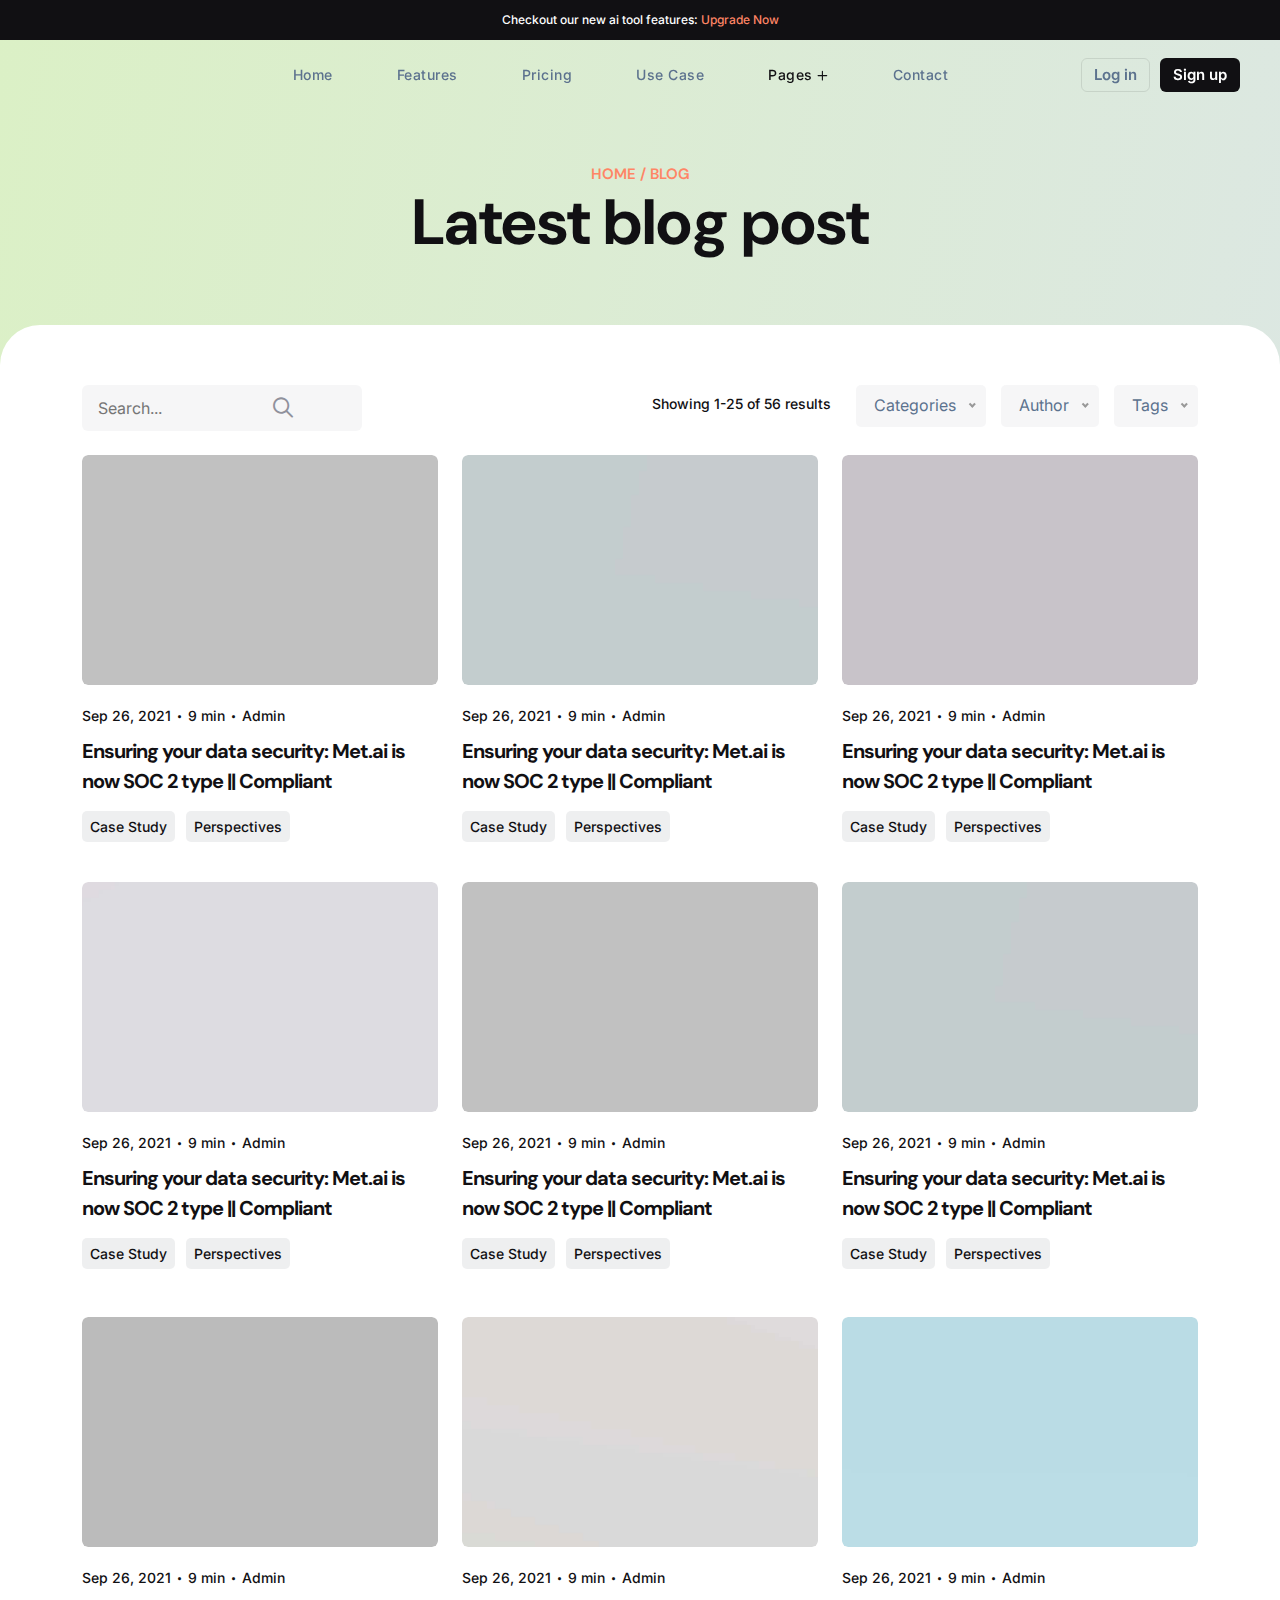
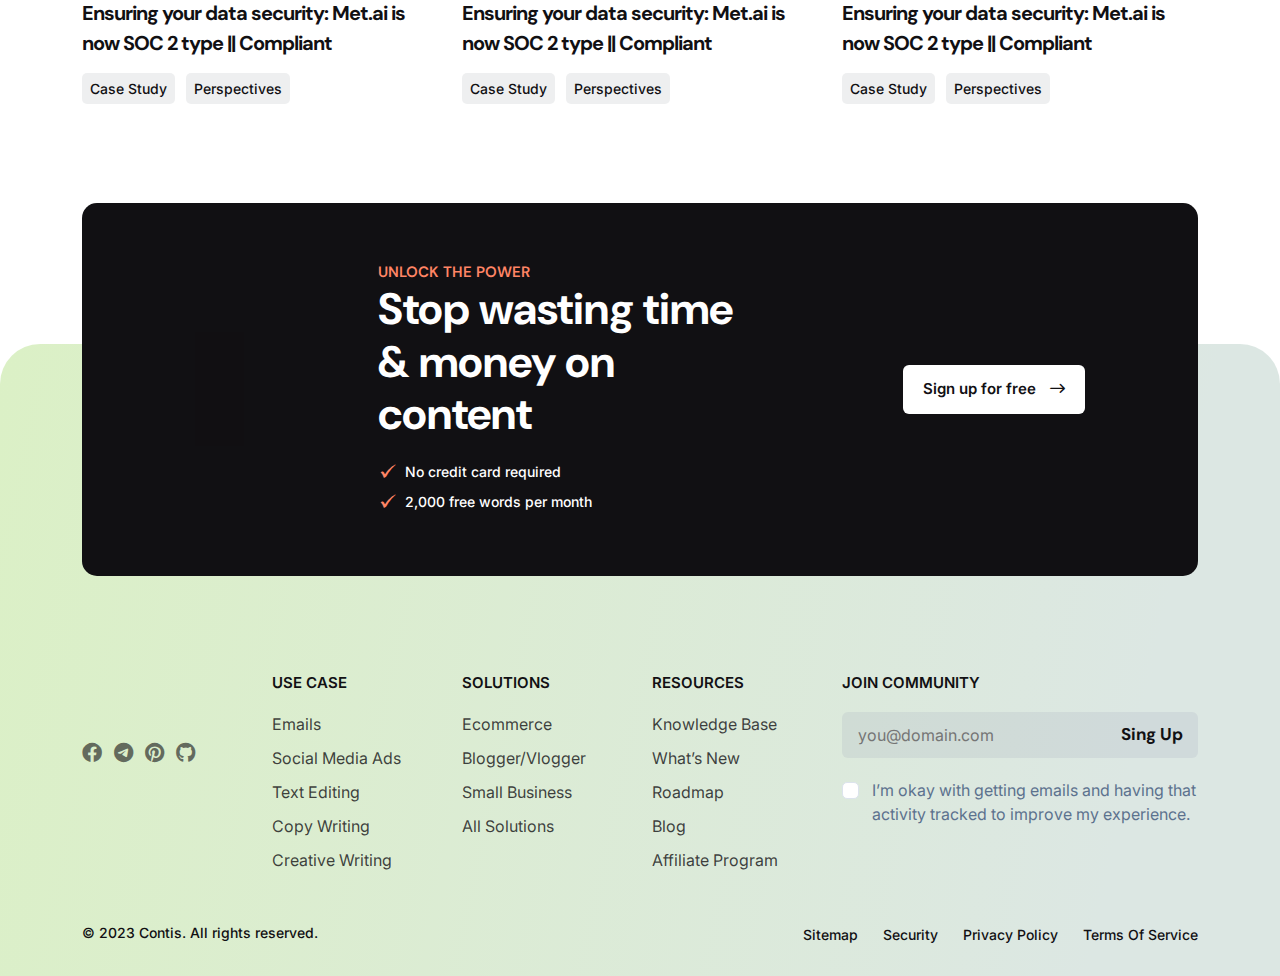
<file: blog.html>
<!DOCTYPE html>
<html lang="en">
  <head>
    <meta charset="UTF-8" >
    <meta
      name="viewport"
      content="width=device-width, initial-scale=1.0, maximum-scale=1, minimum-scale=1, target-densitydpi=device-dpi" >
    <title>Contis - AI Content Writing HTML Template</title>
    <link rel="icon" type="image/png" href="images/favicon.jpg" >
    <link rel="stylesheet" href="css/font-awesome.css" >
    <link rel="stylesheet" href="css/bootstrap.min.css" >
    <link rel="stylesheet" href="css/slick.css" >
    <link rel="stylesheet" href="css/magnific-popup.css" >
    <link rel="stylesheet" href="css/nice-select.css" >
    <link rel="stylesheet" href="css/spacing.css" >
    <link rel="stylesheet" href="css/style.css" >
    <link rel="stylesheet" href="css/responsive.css" >
    <link rel="stylesheet" href="css/contis-icon.css" >
  </head>

  <body>
    <!--============================
        PRELOADER START
    ==============================-->
    <div class="preloader_container" id="preloader">
      <div class="spinner"></div>
    </div>
    <!--============================
        PRELOADER END
    ==============================-->
    <!--============================
        TOPBAR START
    ==============================-->
    <div class="tf__topbar">
      <div class="container">
        <div class="row">
          <div class="col-xl-12">
            <p>
              Checkout our new ai tool features: <a href="#">Upgrade Now</a>
            </p>
          </div>
        </div>
      </div>
    </div>
    <!--============================
        TOPBAR END
    ==============================-->

    <!--============================
        MAIN MANU START
    ==============================-->
    <nav class="navbar navbar-expand-lg tf__main_menu">
      <div class="container-fluid">
        <a class="navbar-brand" href="index.html"
          ><img src="images/Logo_1.png" alt="logo" class="img-fluid w-100" ></a>
        <button
          class="navbar-toggler"
          type="button"
          data-bs-toggle="collapse"
          data-bs-target="#navbarSupportedContent"
          aria-controls="navbarSupportedContent"
          aria-expanded="false"
          aria-label="Toggle navigation"
        >
          <i class="far fa-stream menu_icon_bar"></i>
          <i class="far fa-times close_icon_close"></i>
        </button>
        <div class="collapse navbar-collapse" id="navbarSupportedContent">
          <ul class="navbar-nav m-auto">
            <li class="nav-item">
              <a class="nav-link" href="index.html">Home</a>
            </li>
            <li class="nav-item">
              <a class="nav-link" href="features.html">Features</a>
            </li>
            <li class="nav-item">
              <a class="nav-link" href="pricing.html">pricing</a>
            </li>
            <li class="nav-item">
              <a class="nav-link" href="use_case.html">use case</a>
            </li>
            <li class="nav-item">
              <a class="nav-link active" href="#"
                >Pages <i class="far fa-plus"></i
              ></a>
              <ul class="tf__dropdown">
                <li><a href="pricing.html">pricing</a></li>
                <li><a href="about.html">about</a></li>
                <li><a href="blog.html" class="active">Blog</a></li>
                <li><a href="blog_details.html">Blog details</a></li>
                <li><a href="use_case.html">use case</a></li>
                <li>
                  <a href="use-cases-details.html">Case details</a>
                </li>
              </ul>
            </li>
            <li class="nav-item">
              <a class="nav-link" href="contact.html">contact</a>
            </li>
          </ul>
          <ul class="tf__menu_btn d-flex flex-wrap align-items-center">
            <li><a href="#">Log in</a></li>
            <li><a href="#" class="tf__menu_2nd_btn">Sign up</a></li>
          </ul>
        </div>
      </div>
    </nav>
    <!--============================
        MAIN MANU END
    ==============================-->

    <!--============================
        BLOG START
    ==============================-->
    <section class="tf__blog pt_165 mb_200">
      <div class="container">
        <div class="row">
          <div class="col-xl-8 m-auto">
            <div class="tf__common_heading pb_20">
              <h6>HOME / BLOG</h6>
              <h2 class="tf__common_heading_color">Latest blog post</h2>
            </div>
          </div>
        </div>
      </div>
      <div class="tf__blog_iteam pt_60">
        <div class="container">
          <div class="row d-flex flex-wrap justify-content-between mb-4">
            <div class="col-xl-2 col-lg-2">
              <form class="tf__blog_search">
                <input type="text" placeholder="Search..." >
                <button class="tf__search_icon">
                  <i class="far fa-search"></i>
                </button>
              </form>
            </div>
            <div class="col-xl-8 col-lg-8">
              <div
                class="tf__blog_categories d-flex flex-wrap justify-content-end"
              >
                <p>Showing 1-25 of 56 results</p>

                <ul class="d-flex flex-wrap tf__blog_selectbox">
                  <li>
                    <select class="select_js">
                      <option value="">Categories</option>
                      <option value="">Categories 1</option>
                      <option value="">Categories 2</option>
                      <option value="">Categories 3</option>
                    </select>
                  </li>
                  <li>
                    <select class="select_js">
                      <option value="">Author</option>
                      <option value="">Author 1</option>
                      <option value="">Author 2</option>
                      <option value="">Author 3</option>
                    </select>
                  </li>
                  <li>
                    <select class="select_js">
                      <option value="">Tags</option>
                      <option value="">Tags 1</option>
                      <option value="">Tags 2</option>
                      <option value="">Tags 3</option>
                    </select>
                  </li>
                </ul>
              </div>
            </div>
          </div>
          <div class="row">
            <div class="col-xl-4 col-md-6">
              <div class="tf__single_blog">
                <div class="tf__single_blog_img">
                  <img
                    src="images/blog-1.jpg"
                    alt="blog img"
                    class="img-fluid w-100" >
                </div>
                <div class="tf__single_blog_text">
                  <ul class="d-flex flex-wrap">
                    <li>Sep 26, 2021</li>
                    <li>9 min</li>
                    <li>Admin</li>
                  </ul>
                  <a href="blog_details.html" class="tf__single_blog_heading"
                    >Ensuring your data security: Met.ai is now SOC 2 type ||
                    Compliant</a
                  >
                  <p>
                    <a href="#" class="tf__single_blog_link">Case Study</a>
                    <a href="#" class="tf__single_blog_link">Perspectives</a>
                  </p>
                </div>
              </div>
            </div>
            <div class="col-xl-4 col-md-6">
              <div class="tf__single_blog">
                <div class="tf__single_blog_img">
                  <img
                    src="images/blog-2.jpg"
                    alt="blog img"
                    class="img-fluid w-100" >
                </div>
                <div class="tf__single_blog_text">
                  <ul class="d-flex flex-wrap">
                    <li>Sep 26, 2021</li>
                    <li>9 min</li>
                    <li>Admin</li>
                  </ul>
                  <a href="blog_details.html" class="tf__single_blog_heading"
                    >Ensuring your data security: Met.ai is now SOC 2 type ||
                    Compliant</a
                  >
                  <p>
                    <a href="#" class="tf__single_blog_link">Case Study</a>
                    <a href="#" class="tf__single_blog_link">Perspectives</a>
                  </p>
                </div>
              </div>
            </div>
            <div class="col-xl-4 col-md-6">
              <div class="tf__single_blog">
                <div class="tf__single_blog_img">
                  <img
                    src="images/blog-3.jpg"
                    alt="blog img"
                    class="img-fluid w-100" >
                </div>
                <div class="tf__single_blog_text">
                  <ul class="d-flex flex-wrap">
                    <li>Sep 26, 2021</li>
                    <li>9 min</li>
                    <li>Admin</li>
                  </ul>
                  <a href="blog_details.html" class="tf__single_blog_heading"
                    >Ensuring your data security: Met.ai is now SOC 2 type ||
                    Compliant</a
                  >
                  <p>
                    <a href="#" class="tf__single_blog_link">Case Study</a>
                    <a href="#" class="tf__single_blog_link">Perspectives</a>
                  </p>
                </div>
              </div>
            </div>
            <div class="col-xl-4 col-md-6">
              <div class="tf__single_blog">
                <div class="tf__single_blog_img">
                  <img
                    src="images/blog-4.jpg"
                    alt="blog img"
                    class="img-fluid w-100" >
                </div>
                <div class="tf__single_blog_text">
                  <ul class="d-flex flex-wrap">
                    <li>Sep 26, 2021</li>
                    <li>9 min</li>
                    <li>Admin</li>
                  </ul>
                  <a href="blog_details.html" class="tf__single_blog_heading"
                    >Ensuring your data security: Met.ai is now SOC 2 type ||
                    Compliant</a
                  >
                  <p>
                    <a href="#" class="tf__single_blog_link">Case Study</a>
                    <a href="#" class="tf__single_blog_link">Perspectives</a>
                  </p>
                </div>
              </div>
            </div>
            <div class="col-xl-4 col-md-6">
              <div class="tf__single_blog">
                <div class="tf__single_blog_img">
                  <img
                    src="images/blog-1.jpg"
                    alt="blog img"
                    class="img-fluid w-100" >
                </div>
                <div class="tf__single_blog_text">
                  <ul class="d-flex flex-wrap">
                    <li>Sep 26, 2021</li>
                    <li>9 min</li>
                    <li>Admin</li>
                  </ul>
                  <a href="blog_details.html" class="tf__single_blog_heading"
                    >Ensuring your data security: Met.ai is now SOC 2 type ||
                    Compliant</a
                  >
                  <p>
                    <a href="#" class="tf__single_blog_link">Case Study</a>
                    <a href="#" class="tf__single_blog_link">Perspectives</a>
                  </p>
                </div>
              </div>
            </div>
            <div class="col-xl-4 col-md-6">
              <div class="tf__single_blog mb-5">
                <div class="tf__single_blog_img">
                  <img
                    src="images/blog-2.jpg"
                    alt="blog img"
                    class="img-fluid w-100" >
                </div>
                <div class="tf__single_blog_text">
                  <ul class="d-flex flex-wrap">
                    <li>Sep 26, 2021</li>
                    <li>9 min</li>
                    <li>Admin</li>
                  </ul>
                  <a href="blog_details.html" class="tf__single_blog_heading"
                    >Ensuring your data security: Met.ai is now SOC 2 type ||
                    Compliant</a
                  >
                  <p>
                    <a href="#" class="tf__single_blog_link">Case Study</a>
                    <a href="#" class="tf__single_blog_link">Perspectives</a>
                  </p>
                </div>
              </div>
            </div>
            <div class="col-xl-4 col-md-6">
              <div class="tf__single_blog">
                <div class="tf__single_blog_img">
                  <img
                    src="images/blog-7.jpg"
                    alt="blog img"
                    class="img-fluid w-100" >
                </div>
                <div class="tf__single_blog_text">
                  <ul class="d-flex flex-wrap">
                    <li>Sep 26, 2021</li>
                    <li>9 min</li>
                    <li>Admin</li>
                  </ul>
                  <a href="blog_details.html" class="tf__single_blog_heading"
                    >Ensuring your data security: Met.ai is now SOC 2 type ||
                    Compliant</a
                  >
                  <p>
                    <a href="#" class="tf__single_blog_link">Case Study</a>
                    <a href="#" class="tf__single_blog_link">Perspectives</a>
                  </p>
                </div>
              </div>
            </div>
            <div class="col-xl-4 col-md-6">
              <div class="tf__single_blog">
                <div class="tf__single_blog_img">
                  <img
                    src="images/blog-8.jpg"
                    alt="blog img"
                    class="img-fluid w-100" >
                </div>
                <div class="tf__single_blog_text">
                  <ul class="d-flex flex-wrap">
                    <li>Sep 26, 2021</li>
                    <li>9 min</li>
                    <li>Admin</li>
                  </ul>
                  <a href="blog_details.html" class="tf__single_blog_heading"
                    >Ensuring your data security: Met.ai is now SOC 2 type ||
                    Compliant</a
                  >
                  <p>
                    <a href="#" class="tf__single_blog_link">Case Study</a>
                    <a href="#" class="tf__single_blog_link">Perspectives</a>
                  </p>
                </div>
              </div>
            </div>
            <div class="col-xl-4 col-md-6">
              <div class="tf__single_blog">
                <div class="tf__single_blog_img">
                  <img
                    src="images/blog-9.jpg"
                    alt="blog img"
                    class="img-fluid w-100" >
                </div>
                <div class="tf__single_blog_text">
                  <ul class="d-flex flex-wrap">
                    <li>Sep 26, 2021</li>
                    <li>9 min</li>
                    <li>Admin</li>
                  </ul>
                  <a href="blog_details.html" class="tf__single_blog_heading"
                    >Ensuring your data security: Met.ai is now SOC 2 type ||
                    Compliant</a
                  >
                  <p>
                    <a href="#" class="tf__single_blog_link">Case Study</a>
                    <a href="#" class="tf__single_blog_link">Perspectives</a>
                  </p>
                </div>
              </div>
            </div>
          </div>
        </div>
      </div>
    </section>
    <!--============================
        BLOG END
    ==============================-->

    <!--============================
        FOOTER START
    ==============================-->
    <section class="tf__footer tf__features_footer">
      <div class="container">
        <div class="row">
          <div class="col-xl-12">
            <div class="tf__unlock">
              <div class="row">
                <div class="col-xl-2 col-md-12 col-lg-3 m-auto">
                  <div class="tf__unlock_img">
                    <img
                      src="images/subscraib_img.png"
                      alt="unlock"
                      class="img-fluid w-100" >
                  </div>
                </div>
                <div class="col-xl-5 col-sm-8 col-md-8 col-lg-5 mx-auto">
                  <div class="tf__unlock_text">
                    <div class="tf__common_heading tf__unlock_heading">
                      <h6>UNLOCK THE POWER</h6>
                      <h2>Stop wasting time & money on content</h2>
                    </div>
                    <ul class="d-flex">
                      <li>No credit card required</li>
                      <li>2,000 free words per month</li>
                    </ul>
                  </div>
                </div>
                <div
                  class="col-xl-4 col-sm-4 col-md-4 col-lg-4 m-auto d-flex justify-content-end"
                >
                  <div class="tf__unlock_btn">
                    <a href="#" class="tf__common_btn"
                      >Sign up for free
                      <i class="fa-regular fa-arrow-right-long"></i
                    ></a>
                  </div>
                </div>
              </div>
            </div>
          </div>
        </div>

        <div class="row">
          <div class="col-xl-2 col-sm-6 col-md-3">
            <div class="tf__footer_left">
              <a href="index.html" class="tf__footer_logo">
                <img
                  src="images/Logo_1.png"
                  alt="Contisai"
                  class="img-fluid w-100" >
              </a>
              <div class="tf__footer_icon d-flex flex-wrap align-items-center">
                <ul class="d-flex flex-wrap">
                  <li>
                    <a href="#"><i class="fa-brands fa-facebook"></i></a>
                  </li>
                  <li>
                    <a href="#"><i class="fa-brands fa-telegram"></i></a>
                  </li>
                  <li>
                    <a href="#"><i class="fa-brands fa-pinterest"></i></a>
                  </li>
                  <li>
                    <a href="#"><i class="fa-brands fa-github"></i></a>
                  </li>
                </ul>
              </div>
            </div>
          </div>
          <div class="col-xl-2 col-sm-6 col-md-3">
            <div class="tf__quick_link">
              <h5>USE CASE</h5>
              <ul>
                <li><a href="#">Emails</a></li>
                <li><a href="#">Social media Ads</a></li>
                <li><a href="#">Text editing</a></li>
                <li><a href="#">Copy writing</a></li>
                <li><a href="#">Creative writing</a></li>
              </ul>
            </div>
          </div>
          <div class="col-xl-2 col-sm-6 col-md-3">
            <div class="tf__quick_link tf__quick_link_sm">
              <h5>solutions</h5>
              <ul>
                <li><a href="#">Ecommerce</a></li>
                <li><a href="#">Blogger/Vlogger</a></li>
                <li><a href="#">Small business</a></li>
                <li><a href="#">All solutions</a></li>
              </ul>
            </div>
          </div>
          <div class="col-xl-2 col-sm-6 col-md-3">
            <div class="tf__quick_link tf__quick_link_sm">
              <h5>RESOURCES</h5>
              <ul>
                <li><a href="#">Knowledge base</a></li>
                <li><a href="#">What’s new</a></li>
                <li><a href="#">Roadmap</a></li>
                <li><a href="#">Blog</a></li>
                <li><a href="#">Affiliate program</a></li>
              </ul>
            </div>
          </div>
          <div class="col-xl-4 col-md-12 mx-auto">
            <div class="tf__address tf__quick_link_sm tf__address_md">
              <h5>JOIN COMMUNITY</h5>
              <div class="tf__footer_singup">
                <input type="text" placeholder="you@domain.com" >
                <a href="#" class="tf__footer_singup_link">sing up</a>
              </div>
              <div class="form-check tf__signup_check_area">
                <input
                  class="form-check-input"
                  type="checkbox"
                  id="flexCheckDefault" >
                <label class="form-check-label" for="flexCheckDefault">
                  I’m okay with getting emails and having that activity tracked
                  to improve my experience.
                </label>
              </div>
            </div>
          </div>
        </div>
        <div class="row">
          <div class="col-xl-12">
            <div
              class="tf__copyright d-flex flex-wrap justify-content-between mt_50 mb_30"
            >
              <p>© 2023 Contis. All rights reserved.</p>
              <ul class="d-flex flex-wrap">
                <li><a href="#">Sitemap</a></li>
                <li><a href="#">Security</a></li>
                <li><a href="#">Privacy Policy</a></li>
                <li><a href="#">Terms of Service</a></li>
              </ul>
            </div>
          </div>
        </div>
      </div>
    </section>
    <!--============================
        FOOTER END
    ==============================-->

    <!--jquery library js-->
    <script src="js/plugin.js"></script>
    <!--main js-->
    <script src="js/main.js"></script>
  </body>
</html>
</file>
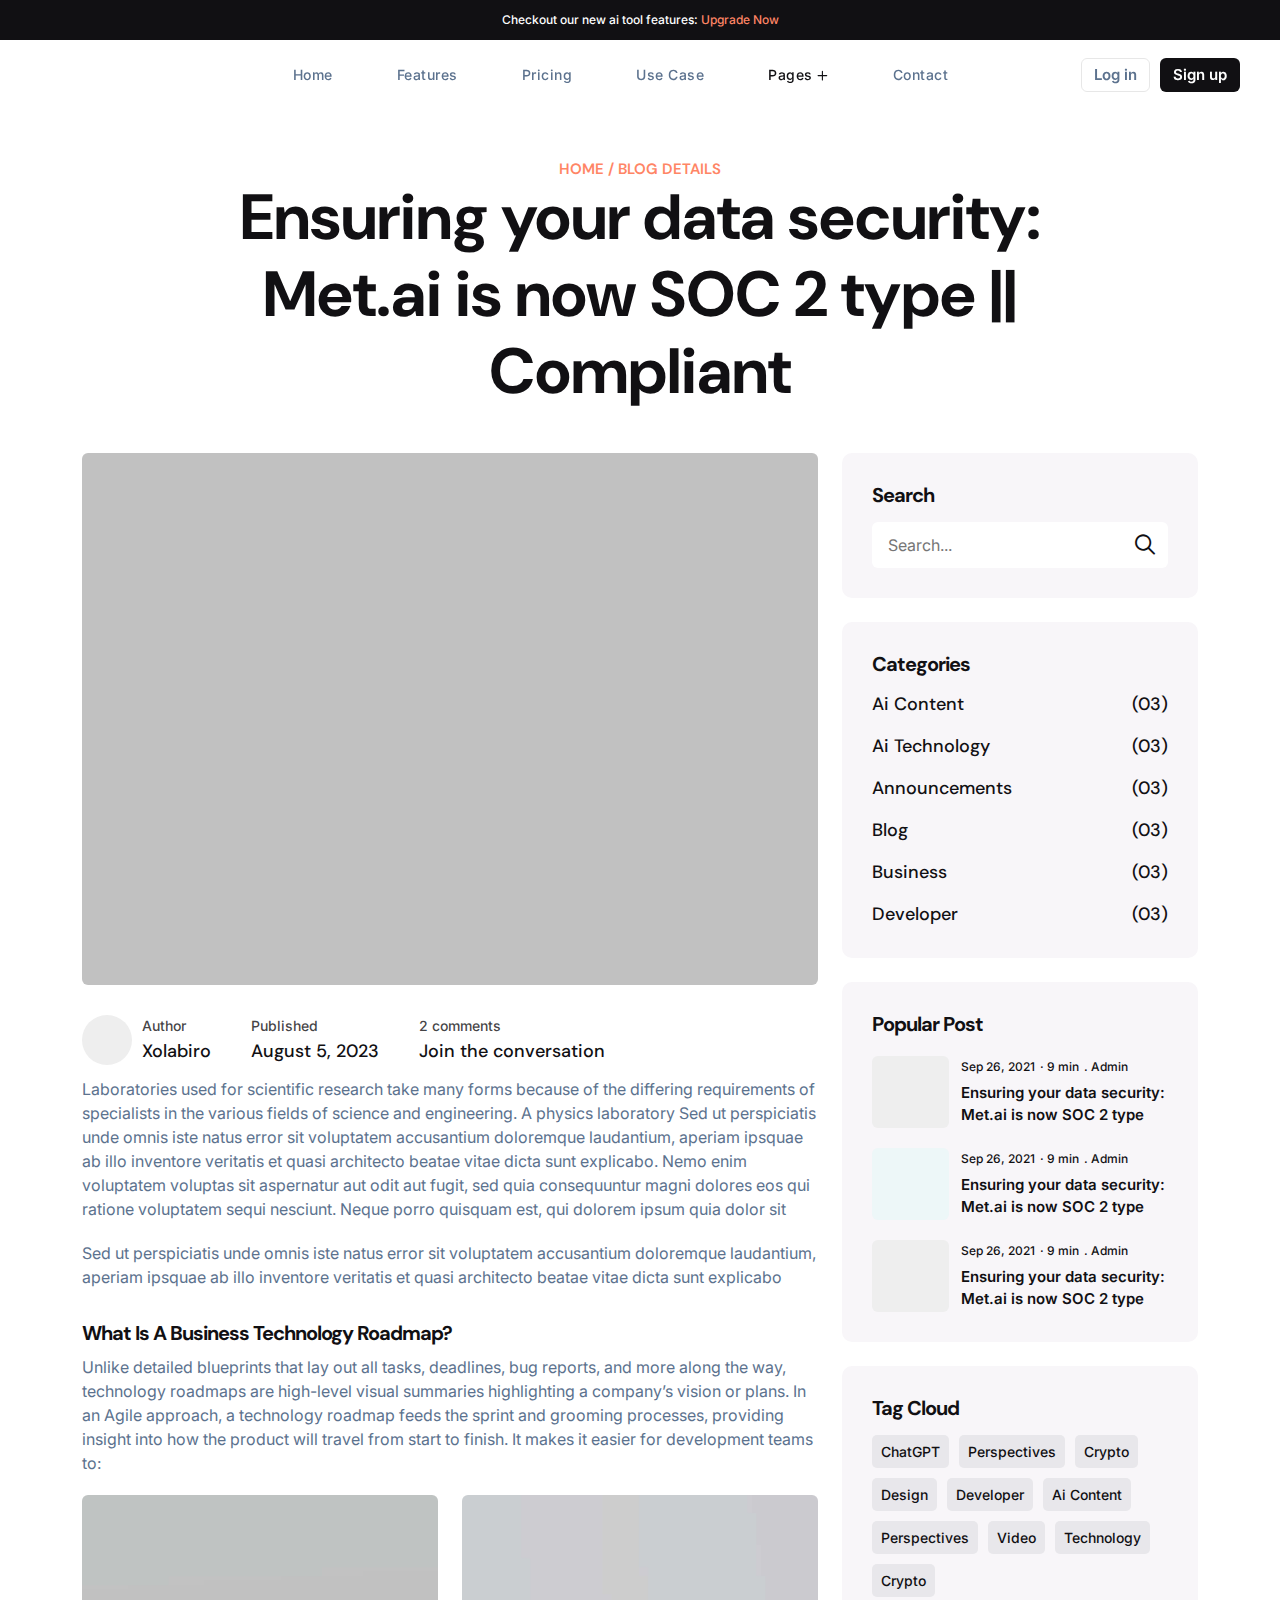
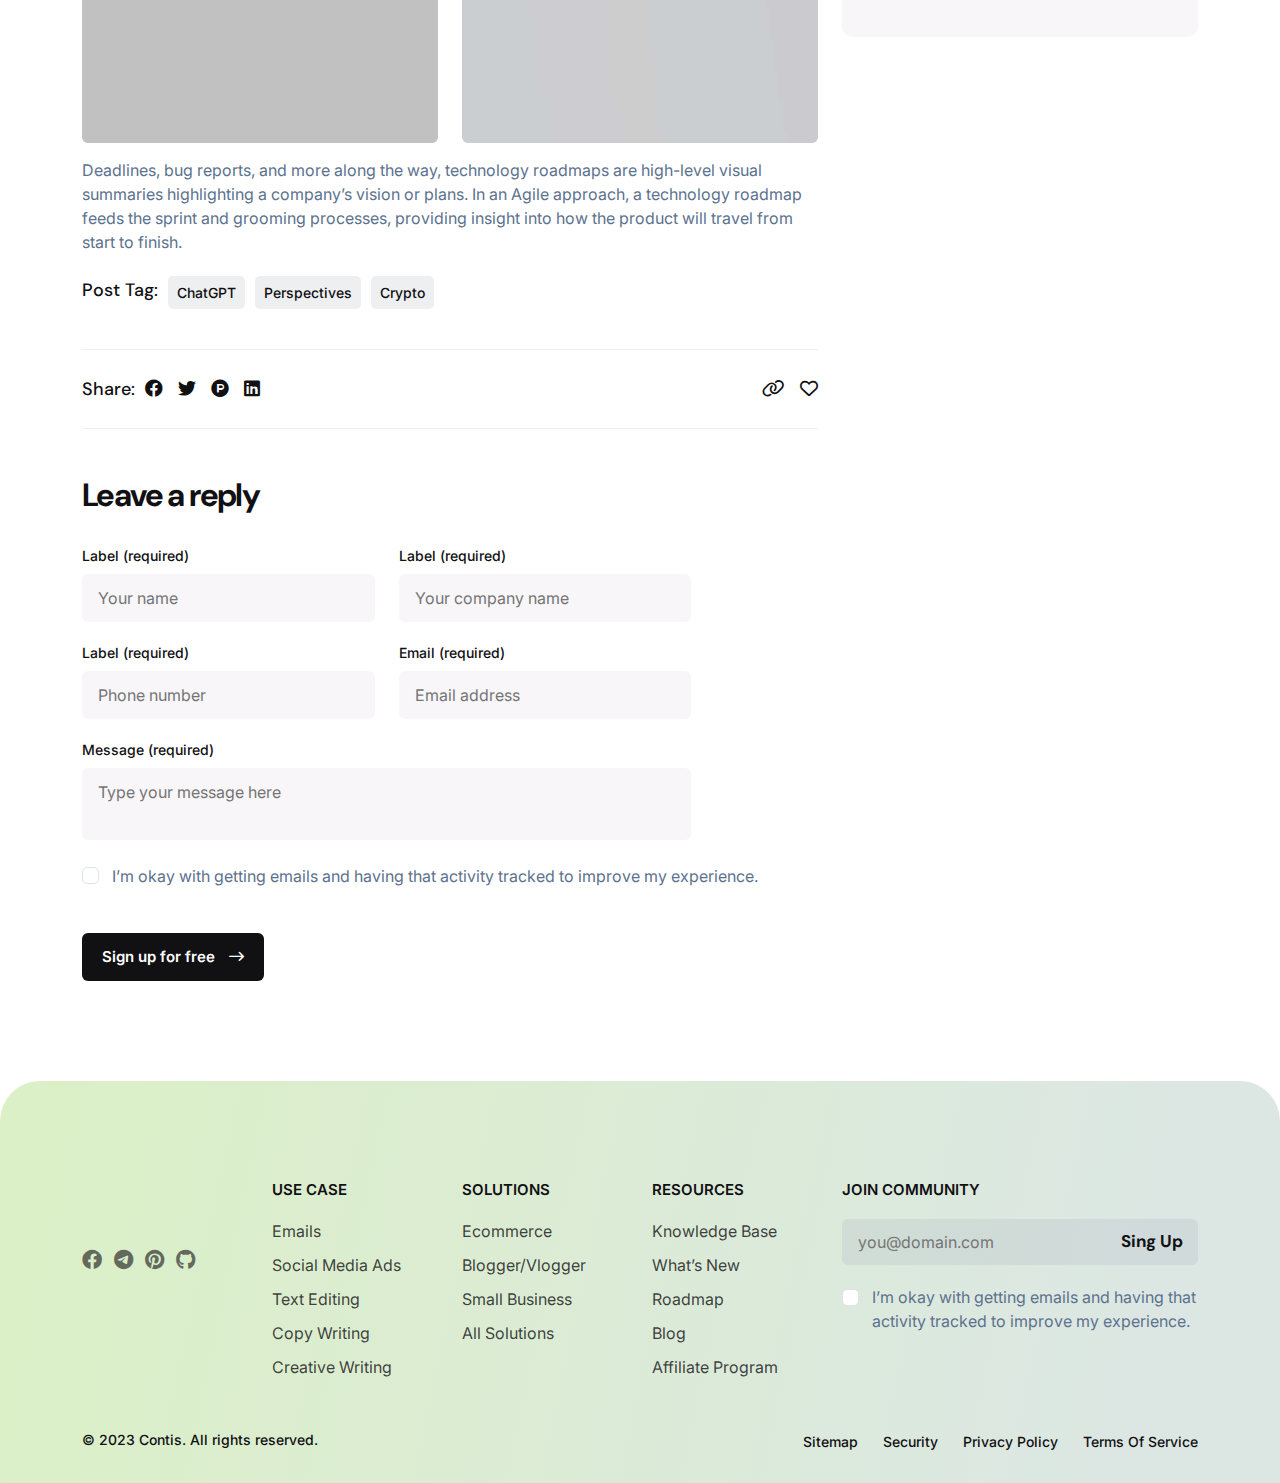
<file: blog_details.html>
<!DOCTYPE html>
<html lang="en">
  <head>
    <meta charset="UTF-8" >
    <meta
      name="viewport"
      content="width=device-width, initial-scale=1.0, maximum-scale=1, minimum-scale=1, target-densitydpi=device-dpi" >
    <title>Contis - AI Content Writing HTML Template</title>
    <link rel="icon" type="image/png" href="images/favicon.jpg" >
    <link rel="stylesheet" href="css/font-awesome.css" >
    <link rel="stylesheet" href="css/bootstrap.min.css" >
    <link rel="stylesheet" href="css/slick.css" >
    <link rel="stylesheet" href="css/magnific-popup.css" >
    <link rel="stylesheet" href="css/nice-select.css" >
    <link rel="stylesheet" href="css/spacing.css" >
    <link rel="stylesheet" href="css/style.css" >
    <link rel="stylesheet" href="css/responsive.css" >
    <link rel="stylesheet" href="css/contis-icon.css" >
  </head>

  <body>
    <!--============================
        PRELOADER START
    ==============================-->
    <div class="preloader_container" id="preloader">
      <div class="spinner"></div>
    </div>
    <!--============================
        PRELOADER END
    ==============================-->
    <!--============================
        TOPBAR START
    ==============================-->
    <div class="tf__topbar">
      <div class="container">
        <div class="row">
          <div class="col-xl-12">
            <p>
              Checkout our new ai tool features: <a href="#">Upgrade Now</a>
            </p>
          </div>
        </div>
      </div>
    </div>
    <!--============================
        TOPBAR END
    ==============================-->

    <!--============================
        MAIN MANU START
    ==============================-->
    <nav class="navbar navbar-expand-lg tf__main_menu">
      <div class="container-fluid">
        <a class="navbar-brand" href="index.html"
          ><img src="images/Logo_1.png" alt="logo" class="img-fluid w-100" ></a>
        <button
          class="navbar-toggler"
          type="button"
          data-bs-toggle="collapse"
          data-bs-target="#navbarSupportedContent"
          aria-controls="navbarSupportedContent"
          aria-expanded="false"
          aria-label="Toggle navigation"
        >
          <i class="far fa-stream menu_icon_bar"></i>
          <i class="far fa-times close_icon_close"></i>
        </button>
        <div class="collapse navbar-collapse" id="navbarSupportedContent">
          <ul class="navbar-nav m-auto">
            <li class="nav-item">
              <a class="nav-link" href="index.html">Home</a>
            </li>
            <li class="nav-item">
              <a class="nav-link" href="features.html">Features</a>
            </li>
            <li class="nav-item">
              <a class="nav-link" href="pricing.html">pricing</a>
            </li>
            <li class="nav-item">
              <a class="nav-link" href="use_case.html">use case</a>
            </li>
            <li class="nav-item">
              <a class="nav-link active" href="#"
                >Pages <i class="far fa-plus"></i
              ></a>
              <ul class="tf__dropdown">
                <li><a href="pricing.html">pricing</a></li>
                <li><a href="about.html">about</a></li>
                <li><a href="blog.html">Blog</a></li>
                <li>
                  <a href="blog_details.html" class="active">Blog details</a>
                </li>
                <li><a href="use_case.html">use case</a></li>
                <li>
                  <a href="use-cases-details.html">Case details</a>
                </li>
              </ul>
            </li>
            <li class="nav-item">
              <a class="nav-link" href="contact.html">contact</a>
            </li>
          </ul>
          <ul class="tf__menu_btn d-flex flex-wrap align-items-center">
            <li><a href="#">Log in</a></li>
            <li><a href="#" class="tf__menu_2nd_btn">Sign up</a></li>
          </ul>
        </div>
      </div>
    </nav>
    <!--============================
        MAIN MANU END
    ==============================-->

    <!--============================
        BLOG DETAILS START
    ==============================-->
    <section class="tf__blog_details pt_160 pb_100">
      <div class="container">
        <div class="row">
          <div class="col-xl-10 col-md-10 col-lg-10 m-auto">
            <div class="tf__common_heading">
              <h6>HOME / blog details</h6>
              <h2 class="tf__common_heading_color">
                Ensuring your data security: Met.ai is now SOC 2 type ||
                Compliant
              </h2>
            </div>
          </div>
        </div>
        <div class="row">
          <div class="col-xl-8">
            <div class="tf__blog_details_left">
              <div class="tf__blog_details_left_img">
                <img
                  src="images/blog-1.jpg"
                  alt="blog details"
                  class="img-fluid w-100" >
              </div>
              <div class="tf__blog_details_author d-flex flex-wrap">
                <div class="tf__blog_details_author_img">
                  <img
                    src="images/post-1.jpg"
                    alt="author img"
                    class="img-fluid w-100" >
                </div>
                <ul class="d-flex flex-wrap">
                  <li>
                    <p>Author</p>
                    <h6>Xolabiro</h6>
                  </li>
                  <li>
                    <p>Published</p>
                    <h6>August 5, 2023</h6>
                  </li>
                  <li>
                    <p>2 comments</p>
                    <h6>Join the conversation</h6>
                  </li>
                </ul>
              </div>
              <div class="tf__blog_details_left_text">
                <p>
                  Laboratories used for scientific research take many forms
                  because of the differing requirements of specialists in the
                  various fields of science and engineering. A physics
                  laboratory Sed ut perspiciatis unde omnis iste natus error sit
                  voluptatem accusantium doloremque laudantium, aperiam ipsquae
                  ab illo inventore veritatis et quasi architecto beatae vitae
                  dicta sunt explicabo. Nemo enim voluptatem voluptas sit
                  aspernatur aut odit aut fugit, sed quia consequuntur magni
                  dolores eos qui ratione voluptatem sequi nesciunt. Neque porro
                  quisquam est, qui dolorem ipsum quia dolor sit
                </p>

                <p>
                  Sed ut perspiciatis unde omnis iste natus error sit voluptatem
                  accusantium doloremque laudantium, aperiam ipsquae ab illo
                  inventore veritatis et quasi architecto beatae vitae dicta
                  sunt explicabo
                </p>

                <h4>What Is A Business Technology Roadmap?</h4>

                <p>
                  Unlike detailed blueprints that lay out all tasks, deadlines,
                  bug reports, and more along the way, technology roadmaps are
                  high-level visual summaries highlighting a company’s vision or
                  plans. In an Agile approach, a technology roadmap feeds the
                  sprint and grooming processes, providing insight into how the
                  product will travel from start to finish. It makes it easier
                  for development teams to:
                </p>

                <div class="row">
                  <div class="col-xl-6 col-md-6">
                    <div class="tf__blog_details_left_text_img">
                      <img
                        src="images/blog_dtls-1.jpg"
                        alt="blog"
                        class="img-fluid w-100" >
                    </div>
                  </div>
                  <div class="col-xl-6 col-md-6">
                    <div class="tf__blog_details_left_text_img">
                      <img
                        src="images/blog_dtls-2.jpg"
                        alt="blog"
                        class="img-fluid w-100" >
                    </div>
                  </div>
                </div>
                <p>
                  Deadlines, bug reports, and more along the way, technology
                  roadmaps are high-level visual summaries highlighting a
                  company’s vision or plans. In an Agile approach, a technology
                  roadmap feeds the sprint and grooming processes, providing
                  insight into how the product will travel from start to finish.
                </p>
              </div>
              <div class="tf__blog_post_tag d-flex flex-wrap">
                <h6>Post Tag:</h6>
                <ul class="d-flex flex-wrap">
                  <li><a href="#">ChatGPT</a></li>
                  <li><a href="#">Perspectives</a></li>
                  <li><a href="#">Crypto</a></li>
                </ul>
              </div>
              <div
                class="tf__blog_social_media d-flex flex-wrap justify-content-between"
              >
                <div class="tf__blog_social_link d-flex flex-wrap">
                  <h6>Share:</h6>
                  <ul class="d-flex flex-wrap">
                    <li>
                      <a href="#"><i class="fa-brands fa-facebook"></i></a>
                    </li>
                    <li>
                      <a href="#"><i class="fab fa-twitter"></i></a>
                    </li>
                    <li>
                      <a href="#"><i class="fa-brands fa-product-hunt"></i></a>
                    </li>
                    <li>
                      <a href="#"><i class="fa-brands fa-linkedin"></i></a>
                    </li>
                  </ul>
                </div>
                <ul class="d-flex flex-wrap">
                  <li>
                    <a href="#"><i class="far fa-link"></i></a>
                  </li>
                  <li>
                    <a href="#"><i class="far fa-heart"></i></a>
                  </li>
                </ul>
              </div>

              <form class="tf__blog_form">
                <h4>Leave a reply</h4>
                <div class="row">
                  <div class="col-xl-5">
                    <div class="tf__blog_form_input">
                      <label>Label (required)</label>
                      <input type="text" placeholder="Your name">
                    </div>
                  </div>
                  <div class="col-xl-5">
                    <div class="tf__blog_form_input">
                      <label>Label (required)</label>
                      <input type="text" placeholder="Your company name">
                    </div>
                  </div>
                  <div class="col-xl-5">
                    <div class="tf__blog_form_input">
                      <label>Label (required)</label>
                      <input type="text" placeholder="Phone number">
                    </div>
                  </div>
                  <div class="col-xl-5">
                    <div class="tf__blog_form_input">
                      <label>Email (required)</label>
                      <input type="text" placeholder="Email address">
                    </div>
                  </div>
                  <div class="col-xl-10">
                    <div class="tf__blog_form_input">
                      <label>Message (required)</label>
                      <textarea placeholder="Type your message here"></textarea>
                    </div>
                  </div>
                </div>
              </form>

              <div class="form-check tf__signup_check_area tf__blog_checkbox">
                <input
                  class="form-check-input"
                  type="checkbox"
                  id="flexCheckDefault1"
                >
                <label class="form-check-label" for="flexCheckDefault1">
                  I’m okay with getting emails and having that activity tracked
                  to improve my experience.
                </label>
              </div>
              <button class="tf__common_btn">
                Sign up for free
                <i
                  class="fa-regular fa-arrow-right-long"
                  aria-hidden="true"
                ></i>
              </button>
            </div>
          </div>
          <div class="col-xl-4">
            <div class="tf__blog_details_right tf__blog_details_responsib mb-4">
              <h5>Search</h5>
              <form>
                <input type="text" placeholder="Search..." >
                <button class="tf__search_icon">
                  <i class="far fa-search"></i>
                </button>
              </form>
            </div>
            <div class="tf__blog_details_right mb-4">
              <h5>Categories</h5>
              <ul class="tf__blog_details_categories">
                <li>
                  <a href="#" class="d-flex justify-content-between"
                    >Ai Content<span>(03)</span></a
                  >
                </li>
                <li>
                  <a href="#" class="d-flex justify-content-between"
                    >Ai Technology<span>(03)</span></a
                  >
                </li>
                <li>
                  <a href="#" class="d-flex justify-content-between"
                    >Announcements <span>(03)</span></a
                  >
                </li>
                <li>
                  <a href="#" class="d-flex justify-content-between"
                    >Blog <span>(03)</span></a
                  >
                </li>
                <li>
                  <a href="#" class="d-flex justify-content-between"
                    >Business <span>(03)</span></a
                  >
                </li>
                <li>
                  <a href="#" class="d-flex justify-content-between"
                    >Developer <span>(03)</span></a
                  >
                </li>
              </ul>
            </div>
            <div class="tf__blog_details_right mb-4">
              <h5>Popular Post</h5>
              <div class="tf__popular_post d-flex">
                <div class="tf__popular_post_img">
                  <img
                    src="images/post-1.jpg"
                    alt="blog link"
                    class="img-fluid w-100" >
                </div>
                <div class="tf__popular_post_text">
                  <ul class="d-flex flex-wrap">
                    <li>Sep 26, 2021</li>
                    <li>· 9 min</li>
                    <li>. Admin</li>
                  </ul>
                  <a href="#"
                    >Ensuring your data security: Met.ai is now SOC 2 type</a
                  >
                </div>
              </div>
              <div class="tf__popular_post d-flex">
                <div class="tf__popular_post_img">
                  <img
                    src="images/post-2.jpg"
                    alt="blog link"
                    class="img-fluid w-100" >
                </div>
                <div class="tf__popular_post_text">
                  <ul class="d-flex flex-wrap">
                    <li>Sep 26, 2021</li>
                    <li>· 9 min</li>
                    <li>. Admin</li>
                  </ul>
                  <a href="#"
                    >Ensuring your data security: Met.ai is now SOC 2 type</a
                  >
                </div>
              </div>
              <div class="tf__popular_post d-flex">
                <div class="tf__popular_post_img">
                  <img
                    src="images/post-3.jpg"
                    alt="blog link"
                    class="img-fluid w-100" >
                </div>
                <div class="tf__popular_post_text">
                  <ul class="d-flex flex-wrap">
                    <li>Sep 26, 2021</li>
                    <li>· 9 min</li>
                    <li>. Admin</li>
                  </ul>
                  <a href="#"
                    >Ensuring your data security: Met.ai is now SOC 2 type</a
                  >
                </div>
              </div>
            </div>
            <div class="tf__blog_post_tag tf__blog_details_right">
              <h5>Tag Cloud</h5>
              <ul class="d-flex flex-wrap tf__blog_details_right_link">
                <li><a href="#">ChatGPT</a></li>
                <li><a href="#">Perspectives</a></li>
                <li><a href="#">Crypto</a></li>
                <li><a href="#">Design</a></li>
                <li><a href="#">Developer</a></li>
                <li><a href="#">Ai Content</a></li>
                <li><a href="#">Perspectives</a></li>
                <li><a href="#">Video</a></li>
                <li><a href="#">Technology</a></li>
                <li><a href="#">Crypto</a></li>
              </ul>
            </div>
          </div>
        </div>
      </div>
    </section>
    <!--============================
        BLOG DETAILS END
    ==============================-->

    <!--============================
        FOOTER START
    ==============================-->
    <section class="tf__footer tf__features_footer pt_100">
      <div class="container">
        <div class="row">
          <div class="col-xl-2 col-sm-6 col-md-3">
            <div class="tf__footer_left">
              <a href="index.html" class="tf__footer_logo">
                <img
                  src="images/Logo_1.png"
                  alt="Contisai"
                  class="img-fluid w-100" >
              </a>
              <div class="tf__footer_icon d-flex flex-wrap align-items-center">
                <ul class="d-flex flex-wrap">
                  <li>
                    <a href="#"><i class="fa-brands fa-facebook"></i></a>
                  </li>
                  <li>
                    <a href="#"><i class="fa-brands fa-telegram"></i></a>
                  </li>
                  <li>
                    <a href="#"><i class="fa-brands fa-pinterest"></i></a>
                  </li>
                  <li>
                    <a href="#"><i class="fa-brands fa-github"></i></a>
                  </li>
                </ul>
              </div>
            </div>
          </div>
          <div class="col-xl-2 col-sm-6 col-md-3">
            <div class="tf__quick_link">
              <h5>USE CASE</h5>
              <ul>
                <li><a href="#">Emails</a></li>
                <li><a href="#">Social media Ads</a></li>
                <li><a href="#">Text editing</a></li>
                <li><a href="#">Copy writing</a></li>
                <li><a href="#">Creative writing</a></li>
              </ul>
            </div>
          </div>
          <div class="col-xl-2 col-sm-6 col-md-3">
            <div class="tf__quick_link tf__quick_link_sm">
              <h5>solutions</h5>
              <ul>
                <li><a href="#">Ecommerce</a></li>
                <li><a href="#">Blogger/Vlogger</a></li>
                <li><a href="#">Small business</a></li>
                <li><a href="#">All solutions</a></li>
              </ul>
            </div>
          </div>
          <div class="col-xl-2 col-sm-6 col-md-3">
            <div class="tf__quick_link tf__quick_link_sm">
              <h5>RESOURCES</h5>
              <ul>
                <li><a href="#">Knowledge base</a></li>
                <li><a href="#">What’s new</a></li>
                <li><a href="#">Roadmap</a></li>
                <li><a href="#">Blog</a></li>
                <li><a href="#">Affiliate program</a></li>
              </ul>
            </div>
          </div>
          <div class="col-xl-4 col-md-12 mx-auto">
            <div class="tf__address tf__quick_link_sm tf__address_md">
              <h5>JOIN COMMUNITY</h5>
              <div class="tf__footer_singup">
                <input type="text" placeholder="you@domain.com" >
                <a href="#" class="tf__footer_singup_link">sing up</a>
              </div>
              <div class="form-check tf__signup_check_area">
                <input
                  class="form-check-input"
                  type="checkbox"
                  id="flexCheckDefault" >
                <label class="form-check-label" for="flexCheckDefault">
                  I’m okay with getting emails and having that activity tracked
                  to improve my experience.
                </label>
              </div>
            </div>
          </div>
        </div>
        <div class="row">
          <div class="col-xl-12">
            <div
              class="tf__copyright d-flex flex-wrap justify-content-between mt_50 mb_30"
            >
              <p>© 2023 Contis. All rights reserved.</p>
              <ul class="d-flex flex-wrap">
                <li><a href="#">Sitemap</a></li>
                <li><a href="#">Security</a></li>
                <li><a href="#">Privacy Policy</a></li>
                <li><a href="#">Terms of Service</a></li>
              </ul>
            </div>
          </div>
        </div>
      </div>
    </section>
    <!--============================
        FOOTER END
    ==============================-->

    <!--jquery library js-->
    <script src="js/plugin.js"></script>
    <!--main js-->
    <script src="js/main.js"></script>
  </body>
</html>
</file>
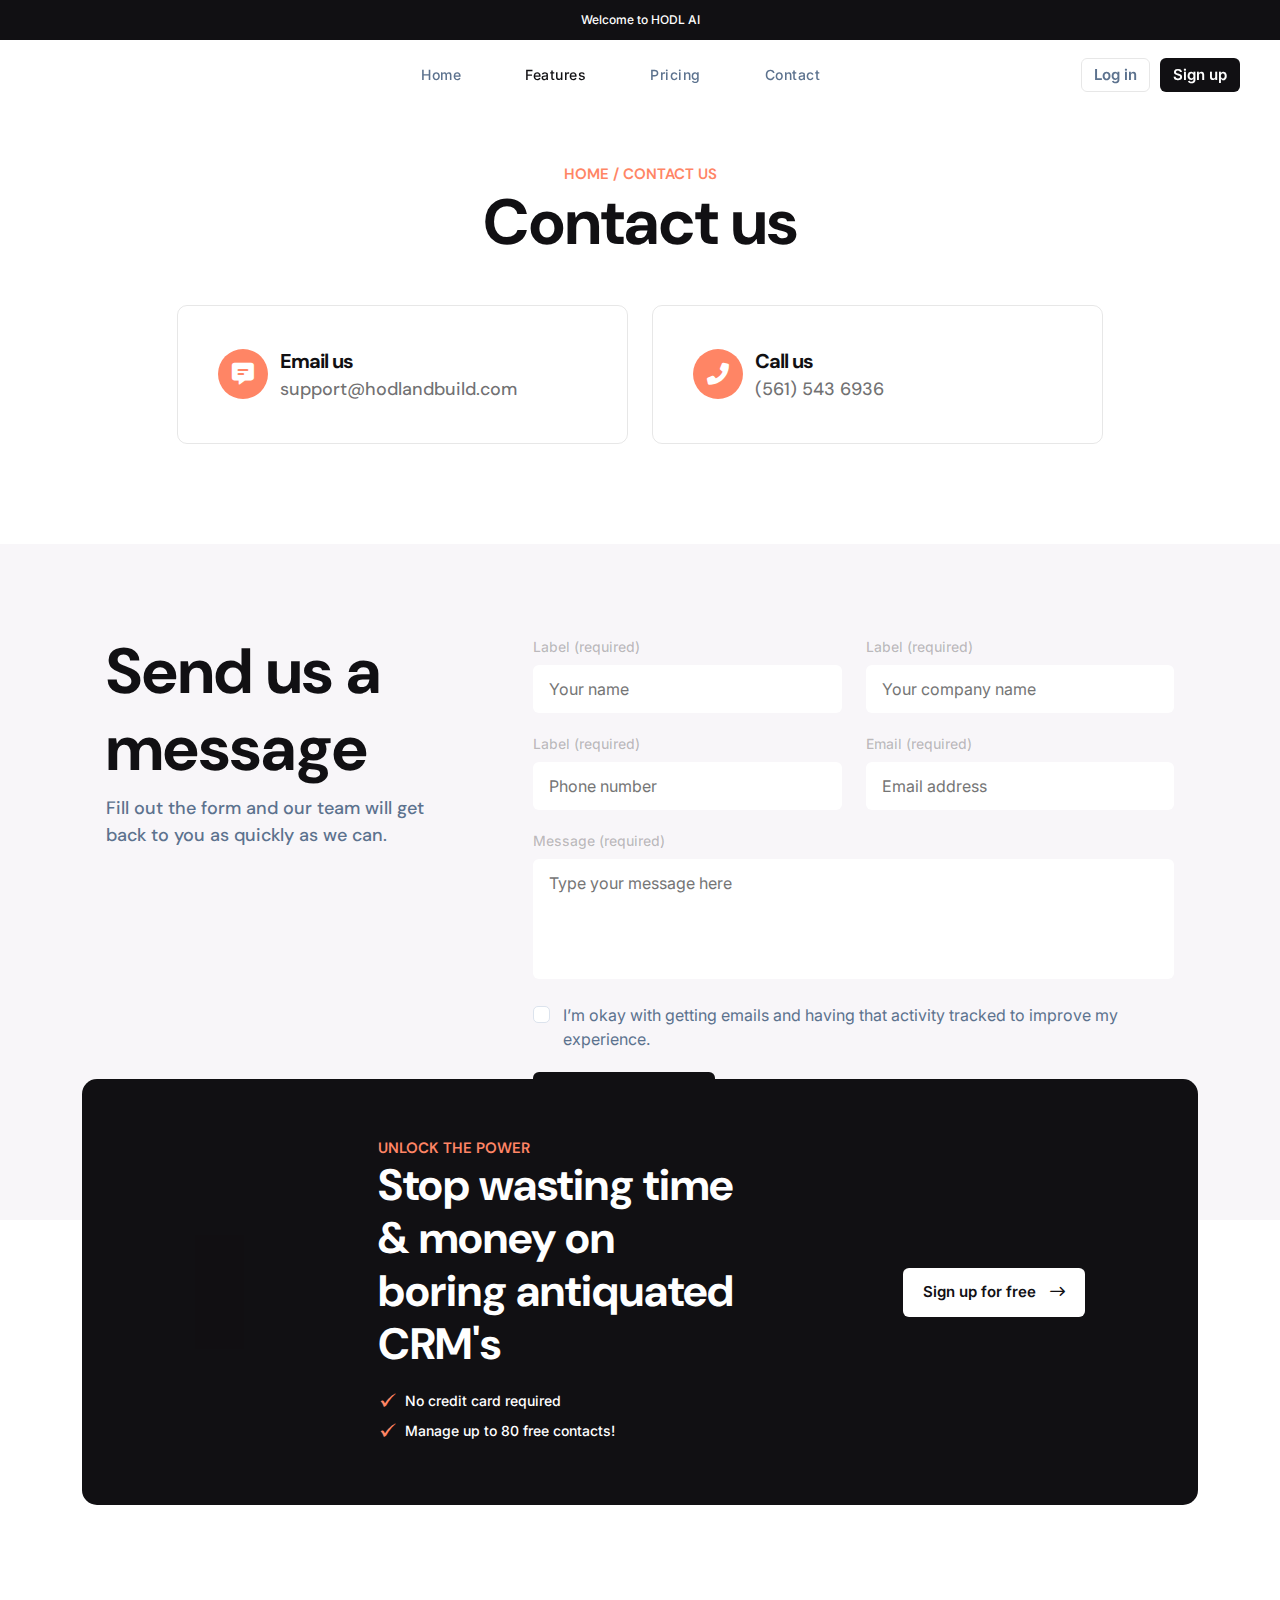
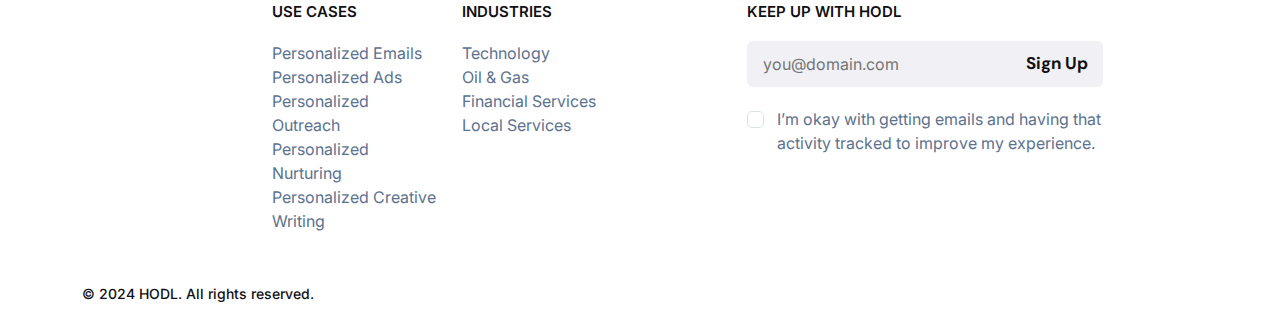
<file: contact.html>
<!DOCTYPE html>
<html lang="en">

<head>
  <meta charset="UTF-8">
  <meta name="viewport"
    content="width=device-width, initial-scale=1.0, maximum-scale=1, minimum-scale=1, target-densitydpi=device-dpi">
  <title>HODL - AI CRM</title>
  <link rel="icon" type="image/png" href="images/favicon.jpg">
  <link rel="stylesheet" href="css/font-awesome.css">
  <link rel="stylesheet" href="css/bootstrap.min.css">
  <link rel="stylesheet" href="css/slick.css">
  <link rel="stylesheet" href="css/magnific-popup.css">
  <link rel="stylesheet" href="css/nice-select.css">
  <link rel="stylesheet" href="css/spacing.css">
  <link rel="stylesheet" href="css/style.css">
  <link rel="stylesheet" href="css/responsive.css">
  <link rel="stylesheet" href="css/contis-icon.css">
</head>

<body>
  <!--============================
        PRELOADER START
    ==============================-->
  <div class="preloader_container" id="preloader">
    <div class="spinner"></div>
  </div>
  <!--============================
        PRELOADER END
    ==============================-->
  <!--============================
        TOPBAR START
    ==============================-->
  <div class="tf__topbar">
    <div class="container">
      <div class="row">
        <div class="col-xl-12">
          <p>
            Welcome to HODL AI
          </p>
        </div>
      </div>
    </div>
  </div>
  <!--============================
        TOPBAR END
    ==============================-->

  <!--============================
        MAIN MANU START
    ==============================-->
  <nav class="navbar navbar-expand-lg tf__main_menu">
    <div class="container-fluid">
      <a class="navbar-brand" href="index.html"><img src="images/Logo_1.png" alt="logo" class="img-fluid w-100"></a>
      <button class="navbar-toggler" type="button" data-bs-toggle="collapse" data-bs-target="#navbarSupportedContent"
        aria-controls="navbarSupportedContent" aria-expanded="false" aria-label="Toggle navigation">
        <i class="far fa-stream menu_icon_bar"></i>
        <i class="far fa-times close_icon_close"></i>
      </button>
      <div class="collapse navbar-collapse" id="navbarSupportedContent">
        <ul class="navbar-nav m-auto">
          <li class="nav-item">
            <a class="nav-link" href="index.html">Home</a>
          </li>
          <li class="nav-item">
            <a class="nav-link active" href="features.html">Features</a>
          </li>
          <li class="nav-item">
            <a class="nav-link" href="pricing.html">Pricing</a>
          </li>
          <li class="nav-item">
            <a class="nav-link" href="contact.html">Contact</a>
          </li>
        </ul>
        <ul class="tf__menu_btn d-flex flex-wrap align-items-center">
          <li><a href="https://www.honeybook.com/app/login">Log in</a></li>
          <li><a href="https://webveloper.com/signup.html" class="tf__menu_2nd_btn">Sign up</a></li>
        </ul>
      </div>
    </div>
  </nav>
  </nav>
  <!--============================
        MAIN MANU END
    ==============================-->

  <!--============================
        CONTACT START
    ==============================-->
  <section class="tf__contact pt_165 pb_100">
    <div class="container">
      <div class="row">
        <div class="col-xl-10 m-auto">
          <div class="tf__common_heading">
            <h6>HOME / CONTACT US</h6>
            <h2 class="tf__common_heading_color">Contact us</h2>
          </div>
        </div>
      </div>
      <div class="row d-flex flex-wrap justify-content-center">
        <div class="col-xl-5 col-md-6">
          <div class="tf__contact_area">
            <span><i class="fas fa-comment-alt-lines" aria-hidden="true"></i></span>
            <div class="tf__contact_icon_text">
              <p>Email us</p>
              <a href="mailto:support@hodlandbuild.com">support@hodlandbuild.com</a>
            </div>
          </div>
        </div>
        <div class="col-xl-5 col-md-6">
          <div class="tf__contact_area">
            <span><i class="fas fa-phone-alt"></i></span>
            <div class="tf__contact_icon_text">
              <p>Call us</p>
              <a href="callto:123456789">(561) 543 6936</a>
            </div>
          </div>
        </div>
      </div>
    </div>
  </section>
  <!--============================
        CONTACT END
    ==============================-->

  <!--============================
        CONTACT FORM START
    ==============================-->
  <section class="tf__contact_form pt_90 pb_100">
    <div class="container">
      <div class="row">
        <div class="col-xl-4 mx-auto">
          <div class="tf__common_heading tf__common_heading2 tf__benefits_heading">
            <h2 class="tf__common_heading_color">Send us a message</h2>
            <p>
              Fill out the form and our team will get back to you as quickly
              as we can.
            </p>
          </div>
        </div>
        <div class="col-xl-7 mx-auto">
          <form class="tf__blog_form">
            <div class="row">
              <div class="col-xl-6">
                <div class="tf__blog_form_input tf__contact_form_input">
                  <label>Label (required)</label>
                  <input type="text" placeholder="Your name">
                </div>
              </div>
              <div class="col-xl-6">
                <div class="tf__blog_form_input tf__contact_form_input">
                  <label>Label (required)</label>
                  <input type="text" placeholder="Your company name">
                </div>
              </div>
              <div class="col-xl-6">
                <div class="tf__blog_form_input tf__contact_form_input">
                  <label>Label (required)</label>
                  <input type="text" placeholder="Phone number">
                </div>
              </div>
              <div class="col-xl-6">
                <div class="tf__blog_form_input tf__contact_form_input">
                  <label>Email (required)</label>
                  <input type="text" placeholder="Email address">
                </div>
              </div>
              <div class="col-xl-12">
                <div class="tf__blog_form_input tf__contact_form_input">
                  <label>Message (required)</label>
                  <textarea rows="4" placeholder="Type your message here"></textarea>
                </div>
              </div>
            </div>
          </form>

          <div class="form-check tf__signup_check_area tf__blog_checkbox">
            <input class="form-check-input" type="checkbox" id="flexCheckDefault2">
            <label class="form-check-label" for="flexCheckDefault2">
              I’m okay with getting emails and having that activity tracked to
              improve my experience.
            </label>
          </div>
          <button class="tf__common_btn">
            Sign up for free
            <i class="fa-regular fa-arrow-right-long" aria-hidden="true"></i>
          </button>
        </div>
      </div>
    </div>
  </section>
  <!--============================
        CONTACT FORM END
    ==============================-->

  <!--============================
        FOOTER START
    ==============================-->
  <section class="tf__footer">
    <div class="container">
      <div class="row">
        <div class="col-xl-12">
          <div class="tf__unlock">
            <div class="row">
              <div class="col-xl-2 col-md-12 col-lg-3 m-auto">
                <div class="tf__unlock_img">
                  <img src="images/subscraib_img.png" alt="unlock" class="img-fluid w-100">
                </div>
              </div>
              <div class="col-xl-5 col-sm-8 col-md-8 col-lg-5 mx-auto">
                <div class="tf__unlock_text">
                  <div class="tf__common_heading tf__unlock_heading">
                    <h6>UNLOCK THE POWER</h6>
                    <h2>Stop wasting time & money on boring antiquated CRM's</h2>
                  </div>
                  <ul class="d-flex">
                    <li>No credit card required</li>
                    <li>Manage up to 80 free contacts!</li>
                  </ul>
                </div>
              </div>
              <div class="col-xl-4 col-sm-4 col-md-4 col-lg-4 m-auto d-flex justify-content-end">
                <div class="tf__unlock_btn">
                  <a href="https://webveloper.com/signup.html" class="tf__common_btn">Sign up for free
                    <i class="fa-regular fa-arrow-right-long"></i></a>
                </div>
              </div>
            </div>
          </div>
        </div>
      </div>

      <div class="row">
        <div class="col-xl-2 col-sm-6 col-md-3">
        </div>
        <div class="col-xl-2 col-sm-6 col-md-3">
          <div class="tf__quick_link">
            <h5>USE CASES</h5>
            <ul>
              <li>Personalized Emails</li>
              <li>Personalized Ads</li>
              <li>Personalized Outreach</li>
              <li>Personalized Nurturing</li>
              <li>Personalized Creative Writing</li>
            </ul>
          </div>
        </div>
        <div class="col-xl-2 col-sm-6 col-md-3">
          <div class="tf__quick_link tf__quick_link_sm">
            <h5>Industries</h5>
            <ul>
              <li>Technology</li>
              <li>Oil & Gas</li>
              <li>Financial Services</li>
              <li>Local Services</li>
            </ul>
          </div>
        </div>
        <div class="col-xl-4 col-md-12 mx-auto">
          <div class="tf__address tf__quick_link_sm tf__address_md">
            <h5>KEEP UP WITH HODL</h5>
            <div class="tf__footer_singup">
              <input type="text" placeholder="you@domain.com">
              <a href="#" class="tf__footer_singup_link">Sign up</a>
            </div>
            <div class="form-check tf__signup_check_area">
              <input class="form-check-input" type="checkbox" id="flexCheckDefault">
              <label class="form-check-label" for="flexCheckDefault">
                I’m okay with getting emails and having that activity tracked
                to improve my experience.
              </label>
            </div>
          </div>
        </div>
      </div>
      <div class="row">
        <div class="col-xl-12">
          <div class="tf__copyright d-flex flex-wrap justify-content-between mt_50 mb_30">
            <p>© 2024 HODL. All rights reserved.</p>
          </div>
        </div>
      </div>
    </div>
  </section>
  <!--============================
        FOOTER END
    ==============================-->

  <!--jquery library js-->
  <script src="js/plugin.js"></script>
  <!--main js-->
  <script src="js/main.js"></script>
</body>

</html>
</file>
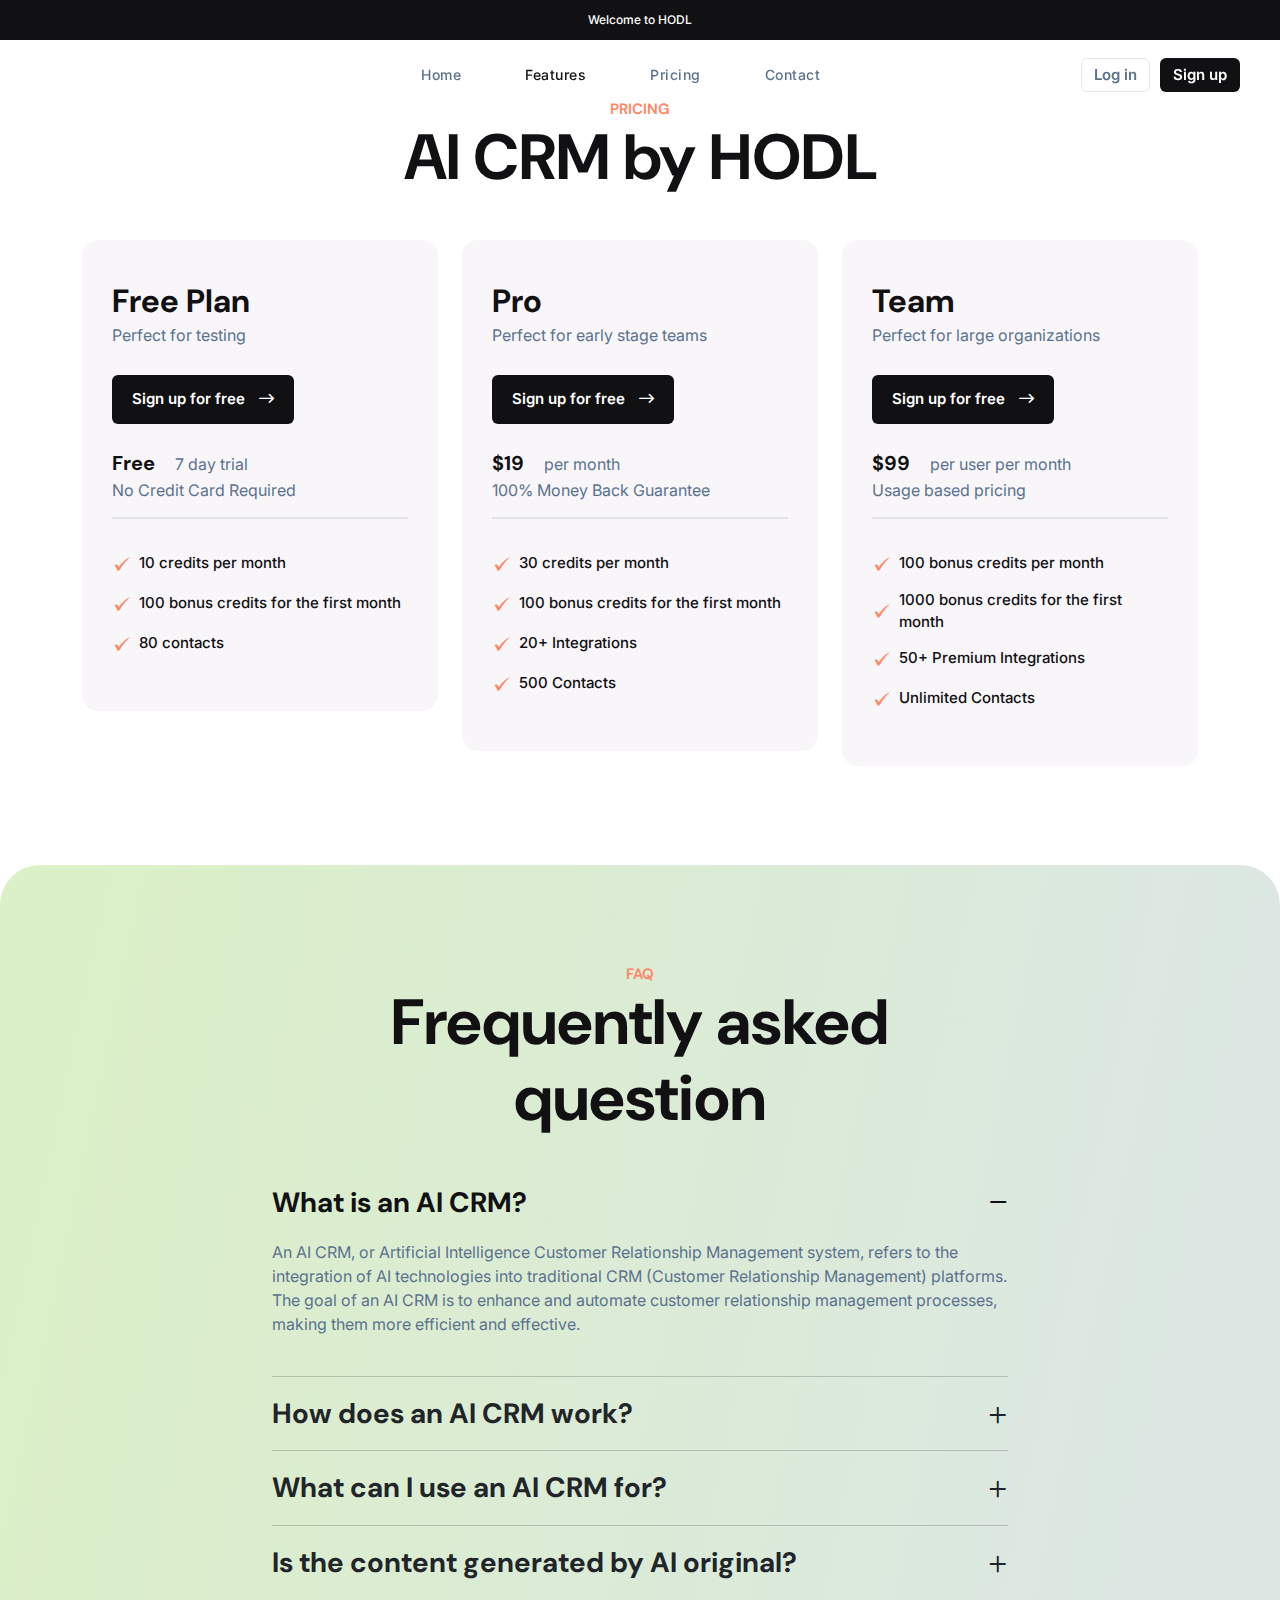
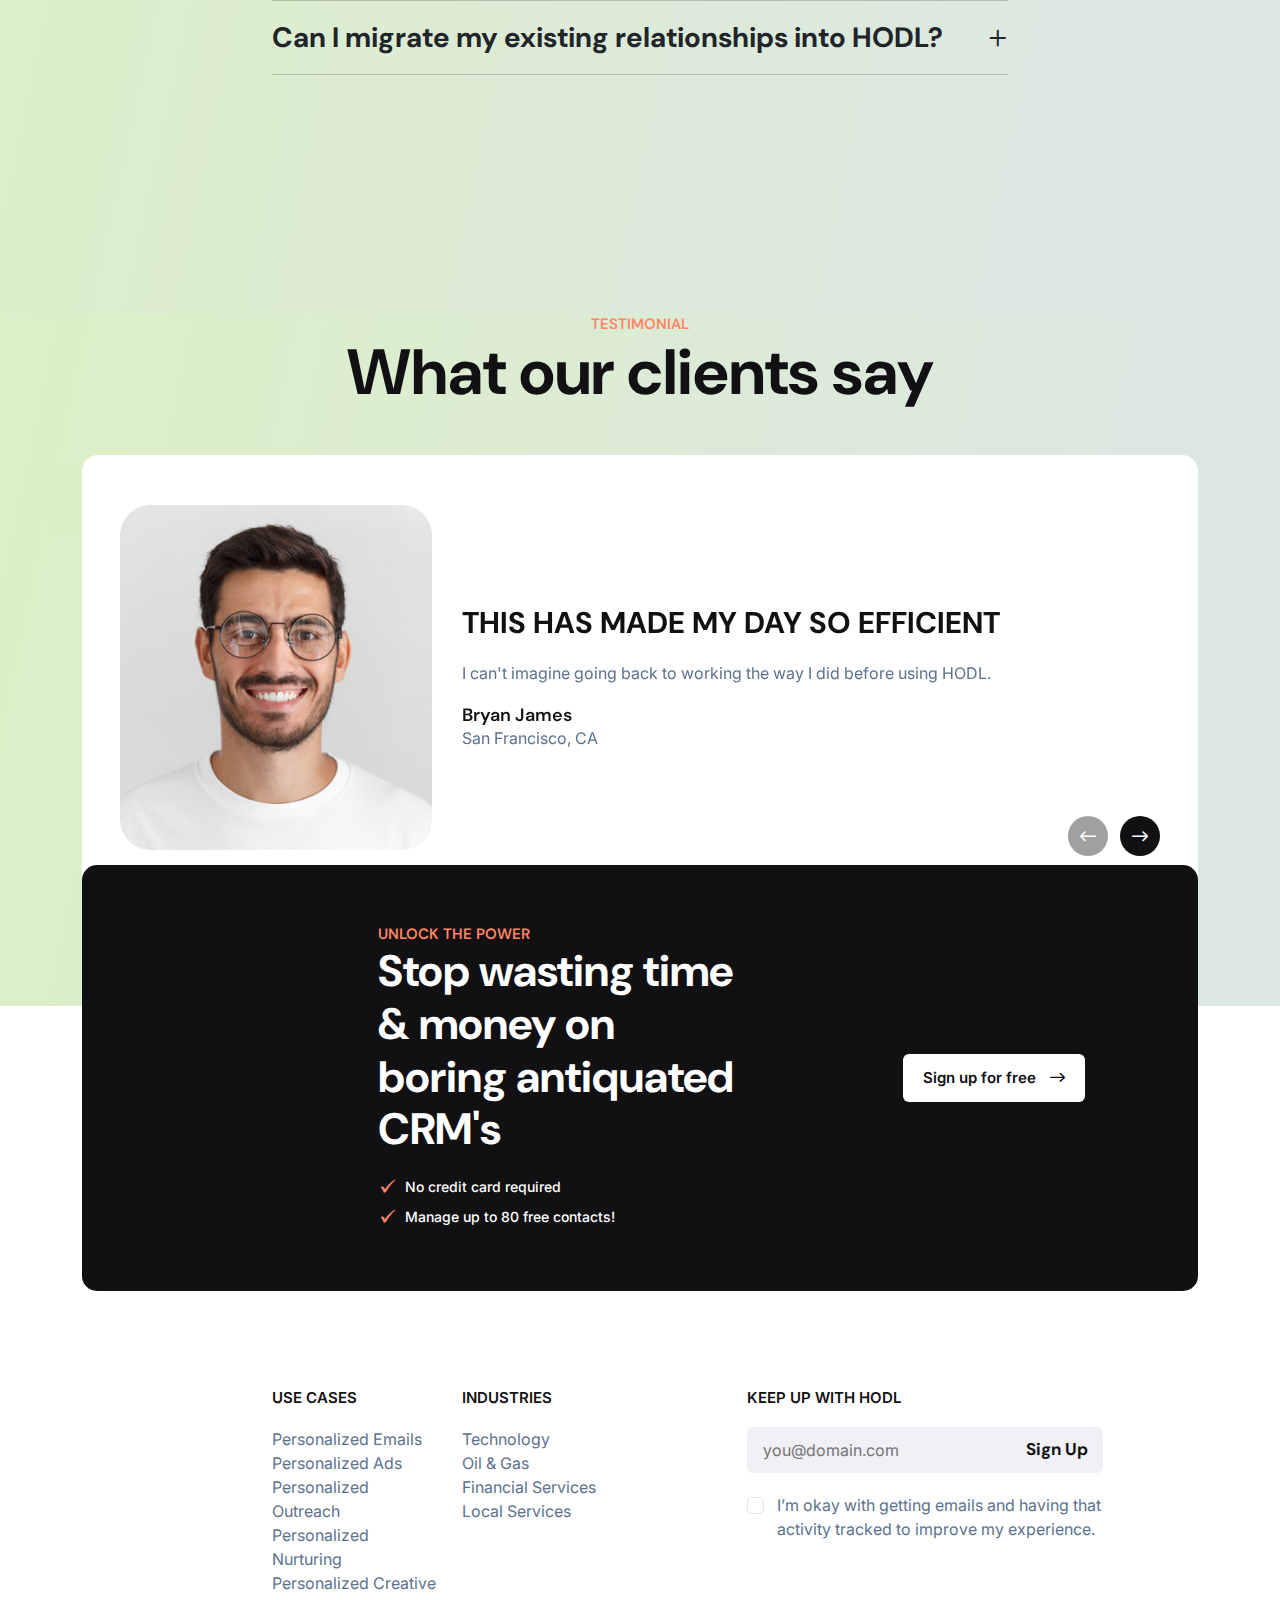
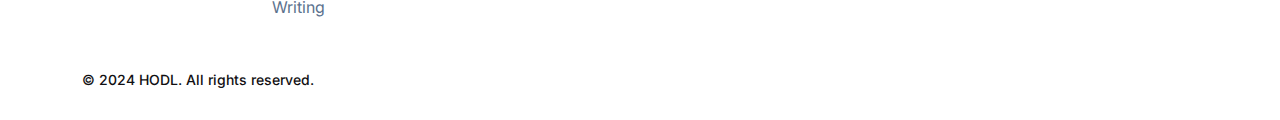
<file: pricing.html>
<!DOCTYPE html>
<html lang="en">

<head>
  <meta charset="UTF-8">
  <meta name="viewport"
    content="width=device-width, initial-scale=1.0, maximum-scale=1, minimum-scale=1, target-densitydpi=device-dpi">
  <title>HODL - AI CRM</title>
  <link rel="icon" type="image/png" href="images/favicon.jpg">
  <link rel="stylesheet" href="css/font-awesome.css">
  <link rel="stylesheet" href="css/bootstrap.min.css">
  <link rel="stylesheet" href="css/slick.css">
  <link rel="stylesheet" href="css/magnific-popup.css">
  <link rel="stylesheet" href="css/nice-select.css">
  <link rel="stylesheet" href="css/spacing.css">
  <link rel="stylesheet" href="css/style.css">
  <link rel="stylesheet" href="css/responsive.css">
  <link rel="stylesheet" href="css/contis-icon.css">
</head>

<body>
  <!--============================
        PRELOADER START
    ==============================-->
  <div class="preloader_container" id="preloader">
    <div class="spinner"></div>
  </div>
  <!--============================
        PRELOADER END
    ==============================-->
  <!--============================
        TOPBAR START
    ==============================-->
  <div class="tf__topbar">
    <div class="container">
      <div class="row">
        <div class="col-xl-12">
          <p>
            Welcome to HODL
          </p>
        </div>
      </div>
    </div>
  </div>
  <!--============================
        TOPBAR END
    ==============================-->

  <!--============================
        MAIN MANU START
    ==============================-->
  <nav class="navbar navbar-expand-lg tf__main_menu">
    <div class="container-fluid">
      <a class="navbar-brand" href="index.html"><img src="images/Logo_1.png" alt="logo" class="img-fluid w-100"></a>
      <button class="navbar-toggler" type="button" data-bs-toggle="collapse" data-bs-target="#navbarSupportedContent"
        aria-controls="navbarSupportedContent" aria-expanded="false" aria-label="Toggle navigation">
        <i class="far fa-stream menu_icon_bar"></i>
        <i class="far fa-times close_icon_close"></i>
      </button>
      <div class="collapse navbar-collapse" id="navbarSupportedContent">
        <ul class="navbar-nav m-auto">
          <li class="nav-item">
            <a class="nav-link" href="index.html">Home</a>
          </li>
          <li class="nav-item">
            <a class="nav-link active" href="features.html">Features</a>
          </li>
          <li class="nav-item">
            <a class="nav-link" href="pricing.html">Pricing</a>
          </li>
          <li class="nav-item">
            <a class="nav-link" href="contact.html">Contact</a>
          </li>
        </ul>
        <ul class="tf__menu_btn d-flex flex-wrap align-items-center">
          <li><a href="https://www.honeybook.com/app/login">Log in</a></li>
          <li><a href="https://webveloper.com/signup.html" class="tf__menu_2nd_btn">Sign up</a></li>
        </ul>
      </div>
    </div>
  </nav>
  <!--============================
        MAIN MANU END
    ==============================-->

  <!--============================
        PRICING START
    ==============================-->
  <section class="tf__pricing pt_100 pb_75">
    <div class="container">
      <div class="row">
        <div class="col-xl-8 col-md-8 m-auto">
          <div class="tf__common_heading">
            <h6>Pricing</h6>
            <h2 class="tf__common_heading_color">AI CRM by HODL</h2>
          </div>
        </div>
      </div>
      <div class="row">
        <div class="col-xl-4 col-md-6">
          <div class="tf__single_pricing mb-4">
            <h5>Free Plan</h5>
            <p>Perfect for testing</p>
            <a href="https://webveloper.com/signup.html" class="tf__common_btn tf__pricing_btn">Sign up for free <i
                class="fa-regular fa-arrow-right-long"></i></a>
            <p><span>Free</span>7 day trial</p>
            <p>No Credit Card Required</p>
            <ul>
              <li>10 credits per month</li>
              <li>100 bonus credits for the first month</li>
              <li>80 contacts</li>
            </ul>
          </div>
        </div>
        <div class="col-xl-4 col-md-6">
          <div class="tf__single_pricing mb-4">
            <h5>Pro</h5>
            <p>Perfect for early stage teams</p>
            <a href="https://webveloper.com/signup.html" class="tf__common_btn tf__pricing_btn">Sign up for free <i
                class="fa-regular fa-arrow-right-long"></i></a>
            <p><span>$19</span>per month</p>
            <p>100% Money Back Guarantee</p>
            <ul>
              <li>30 credits per month</li>
              <li>100 bonus credits for the first month</li>
              <li>20+ Integrations</li>
              <li>500 Contacts</li>
            </ul>
          </div>
        </div>
        <div class="col-xl-4 col-md-6">
          <div class="tf__single_pricing mb-4">
            <h5>Team</h5>
            <p>Perfect for large organizations</p>
            <a href="https://webveloper.com/signup.html" class="tf__common_btn tf__pricing_btn">Sign up for free <i
                class="fa-regular fa-arrow-right-long"></i></a>
            <p><span>$99</span>per user per month</p>
            <p>Usage based pricing</p>
            <ul>
              <li>100 bonus credits per month</li>
              <li>1000 bonus credits for the first month</li>
              <li>50+ Premium Integrations</li>
              <li>Unlimited Contacts</li>
            </ul>
          </div>
        </div>
      </div>
    </div>
  </section>
  <!--============================
        PRICING END
    ==============================-->

  <!--============================
        FAQ START
    ==============================-->
  <section class="tf__faq pt_100 pb_240">
    <div class="container">
      <div class="row">
        <div class="col-xl-6 col-md-8 m-auto">
          <div class="tf__common_heading tf__faq_common_heading">
            <h6>faq</h6>
            <h2 class="tf__common_heading_color">
              Frequently asked question
            </h2>
          </div>
        </div>
      </div>

      <div class="row">
        <div class="col-xl-8 col-md-8 col-lg-8 mx-auto">
          <div class="accordion tf__faq_accordion" id="accordionExample01">
            <div class="accordion-item">
              <h2 class="accordion-header" id="headingOne">
                <button class="accordion-button" type="button" data-bs-toggle="collapse" data-bs-target="#collapseOne"
                  aria-expanded="true" aria-controls="collapseOne">
                  What is an AI CRM?
                </button>
              </h2>
              <div id="collapseOne" class="accordion-collapse collapse show" aria-labelledby="headingOne"
                data-bs-parent="#accordionExample01">
                <div class="accordion-body">
                  <p>
                    An AI CRM, or Artificial Intelligence Customer Relationship Management system, refers to the
                    integration of AI technologies into traditional CRM (Customer Relationship Management) platforms.
                    The goal of an AI CRM is to enhance and automate customer relationship management processes, making
                    them more efficient and effective.
                  </p>
                </div>
              </div>
            </div>
            <div class="accordion-item">
              <h2 class="accordion-header" id="headingTwo">
                <button class="accordion-button collapsed" type="button" data-bs-toggle="collapse"
                  data-bs-target="#collapseTwo" aria-expanded="false" aria-controls="collapseTwo">
                  How does an AI CRM work?
                </button>
              </h2>
              <div id="collapseTwo" class="accordion-collapse collapse" aria-labelledby="headingTwo"
                data-bs-parent="#accordionExample01">
                <div class="accordion-body">
                  <p>
                    An AI CRM works by integrating artificial intelligence into customer relationship management to
                    automate and enhance customer interactions and data analysis. It uses machine learning algorithms to
                    analyze customer data for patterns and insights, enabling predictive analytics for forecasting
                    customer behaviors and preferences. This allows for personalized customer engagement through
                    targeted marketing, tailored recommendations, and automated customer support via chatbots. AI also
                    optimizes sales processes by identifying leads and suggesting actions to sales teams, improving
                    efficiency and effectiveness in managing customer relationships.
                  </p>
                </div>
              </div>
            </div>
            <div class="accordion-item">
              <h2 class="accordion-header" id="headingThree">
                <button class="accordion-button collapsed" type="button" data-bs-toggle="collapse"
                  data-bs-target="#collapseThree" aria-expanded="false" aria-controls="collapseThree">
                  What can I use an AI CRM for?
                </button>
              </h2>
              <div id="collapseThree" class="accordion-collapse collapse" aria-labelledby="headingThree"
                data-bs-parent="#accordionExample01">
                <div class="accordion-body">
                  <p>
                    An AI CRM can be used for enhancing customer interactions and business processes through
                    personalized marketing, predictive analytics for sales and customer behavior, automated customer
                    support via chatbots, efficient lead management and prioritization, and data-driven insights for
                    strategic decision-making. By leveraging AI, businesses can significantly improve the efficiency of
                    their CRM activities, leading to better customer satisfaction, increased sales, and optimized
                    marketing efforts.
                  </p>
                </div>
              </div>
            </div>
            <div class="accordion-item">
              <h2 class="accordion-header" id="headingFour">
                <button class="accordion-button collapsed" type="button" data-bs-toggle="collapse"
                  data-bs-target="#collapseFour" aria-expanded="false" aria-controls="collapseFour">
                  Is the content generated by AI original?
                </button>
              </h2>
              <div id="collapseFour" class="accordion-collapse collapse" aria-labelledby="headingFour"
                data-bs-parent="#accordionExample01">
                <div class="accordion-body">
                  <p>
                    Yes, the content generated by AI is typically original,
                    but it's essential to review and edit it to ensure it
                    meets your specific needs and avoids plagiarism.
                  </p>
                </div>
              </div>
            </div>
            <div class="accordion-item">
              <h2 class="accordion-header" id="headingFive">
                <button class="accordion-button collapsed" type="button" data-bs-toggle="collapse"
                  data-bs-target="#collapseFive" aria-expanded="false" aria-controls="collapseFive">
                  Can I migrate my existing relationships into HODL?
                </button>
              </h2>
              <div id="collapseFive" class="accordion-collapse collapse" aria-labelledby="headingFive"
                data-bs-parent="#accordionExample01">
                <div class="accordion-body">
                  <p>
                    Yes, we offer an easy to use import tool that will allow you to quickly migrate your existing
                    contacts into HODL
                  </p>
                </div>
              </div>
            </div>
          </div>
        </div>
      </div>
    </div>
  </section>
  <!--============================
        FAQ END
    ==============================-->

  <!--============================
        TESTIMONIAL START
    ==============================-->
  <section class="tf__testimonial tf__pricing_testimonial pb_100">
    <div class="container">
      <div class="row">
        <div class="col-xl-8 m-auto">
          <div class="tf__common_heading">
            <h6>TESTIMONIAL</h6>
            <h2 class="tf__common_heading_color">What our clients say</h2>
          </div>
        </div>
      </div>
      <div class="tf__single_testimonial">
        <div class="row testi_slider">
          <div class="col-12">
            <div class="tf__testimonial_item">
              <div class="tf__testimonial_img">
                <img src="images/testimonial_img.jpeg" alt="testimonial" class="img-fluid w-100">
              </div>
              <div class="tf__testimonial_text">
                <h4>THIS HAS MADE MY DAY SO EFFICIENT</h4>
                <p>
                  I can't imagine going back to working the way I did before using HODL.
                </p>

                <div class="tf__calients_name">
                  <h6>Bryan James</h6>
                  <p>San Francisco, CA</p>
                </div>
              </div>
            </div>
          </div>
          <div class="col-12">
            <div class="tf__testimonial_item">
              <div class="tf__testimonial_img">
                <img src="images/headshot.jpeg" alt="testimonial" class="img-fluid w-100">
              </div>
              <div class="tf__testimonial_text">
                <h4>HODL HAS SAVED ME 12 HOURS PER WEEK!</h4>
                <p>
                  I made an account and I was able to save 12 hours of time in my week that would have gone toward
                  follow up.
                </p>

                <div class="tf__calients_name">
                  <h6>Monique Williams</h6>
                  <p>Charlotte, NC</p>
                </div>
              </div>
            </div>
          </div>
        </div>
      </div>
    </div>
  </section>
  <!--============================
        TESTIMONIAL END
    ==============================-->

  <!--============================
        FOOTER START
    ==============================-->
  <section class="tf__footer">
    <div class="container">
      <div class="row">
        <div class="col-xl-12">
          <div class="tf__unlock">
            <div class="row">
              <div class="col-xl-2 col-md-12 col-lg-3 m-auto">
                <div class="tf__unlock_img">
                  <img src="images/subscraib_img.png" alt="unlock" class="img-fluid w-100">
                </div>
              </div>
              <div class="col-xl-5 col-sm-8 col-md-8 col-lg-5 mx-auto">
                <div class="tf__unlock_text">
                  <div class="tf__common_heading tf__unlock_heading">
                    <h6>UNLOCK THE POWER</h6>
                    <h2>Stop wasting time & money on boring antiquated CRM's</h2>
                  </div>
                  <ul class="d-flex">
                    <li>No credit card required</li>
                    <li>Manage up to 80 free contacts!</li>
                  </ul>
                </div>
              </div>
              <div class="col-xl-4 col-sm-4 col-md-4 col-lg-4 m-auto d-flex justify-content-end">
                <div class="tf__unlock_btn">
                  <a href="https://webveloper.com/signup.html" class="tf__common_btn">Sign up for free
                    <i class="fa-regular fa-arrow-right-long"></i></a>
                </div>
              </div>
            </div>
          </div>
        </div>
      </div>

      <div class="row">
        <div class="col-xl-2 col-sm-6 col-md-3">
        </div>
        <div class="col-xl-2 col-sm-6 col-md-3">
          <div class="tf__quick_link">
            <h5>USE CASES</h5>
            <ul>
              <li>Personalized Emails</li>
              <li>Personalized Ads</li>
              <li>Personalized Outreach</li>
              <li>Personalized Nurturing</li>
              <li>Personalized Creative Writing</li>
            </ul>
          </div>
        </div>
        <div class="col-xl-2 col-sm-6 col-md-3">
          <div class="tf__quick_link tf__quick_link_sm">
            <h5>Industries</h5>
            <ul>
              <li>Technology</li>
              <li>Oil & Gas</li>
              <li>Financial Services</li>
              <li>Local Services</li>
            </ul>
          </div>
        </div>
        <div class="col-xl-4 col-md-12 mx-auto">
          <div class="tf__address tf__quick_link_sm tf__address_md">
            <h5>KEEP UP WITH HODL</h5>
            <div class="tf__footer_singup">
              <input type="text" placeholder="you@domain.com">
              <a href="#" class="tf__footer_singup_link">Sign up</a>
            </div>
            <div class="form-check tf__signup_check_area">
              <input class="form-check-input" type="checkbox" id="flexCheckDefault">
              <label class="form-check-label" for="flexCheckDefault">
                I’m okay with getting emails and having that activity tracked
                to improve my experience.
              </label>
            </div>
          </div>
        </div>
      </div>
      <div class="row">
        <div class="col-xl-12">
          <div class="tf__copyright d-flex flex-wrap justify-content-between mt_50 mb_30">
            <p>© 2024 HODL. All rights reserved.</p>
          </div>
        </div>
      </div>
    </div>
  </section>
  <!--============================
        FOOTER END
    ==============================-->

  <!--jquery library js-->
  <script src="js/plugin.js"></script>
  <!--main js-->
  <script src="js/main.js"></script>
</body>

</html>
</file>
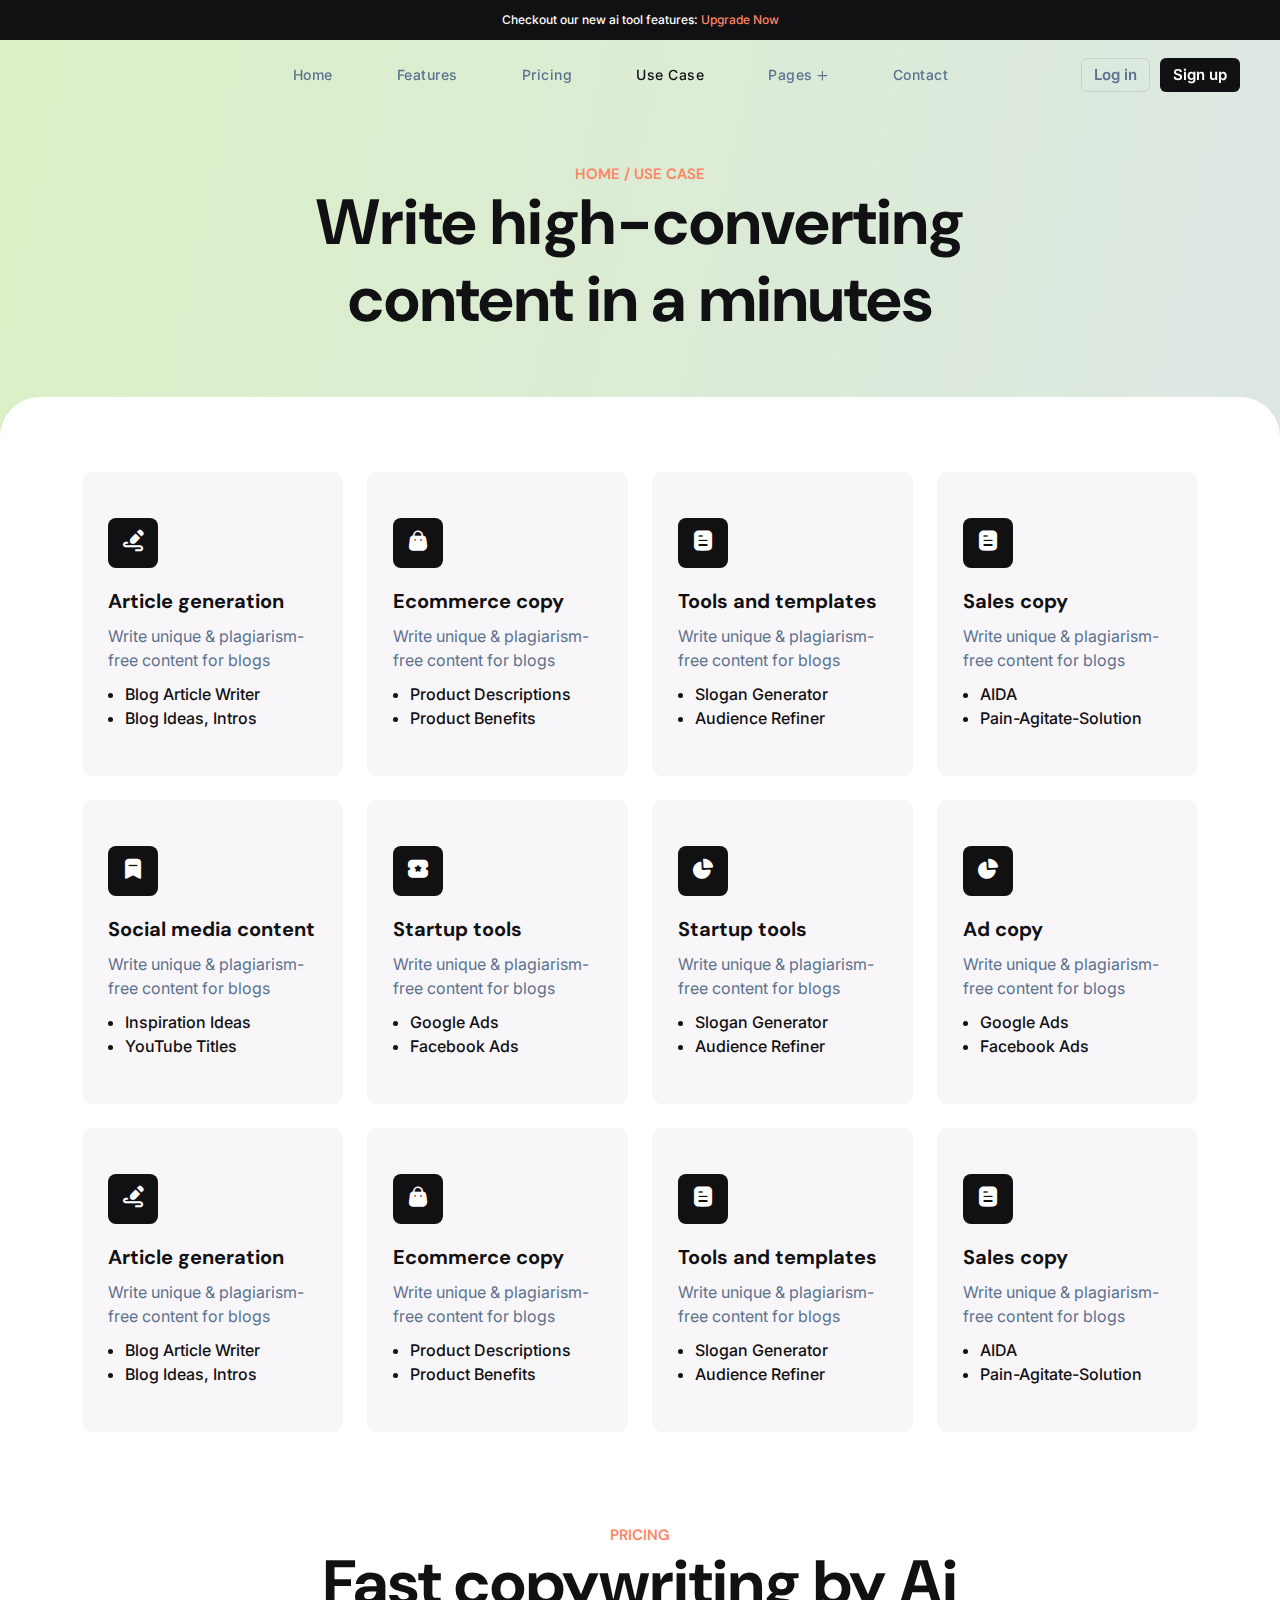
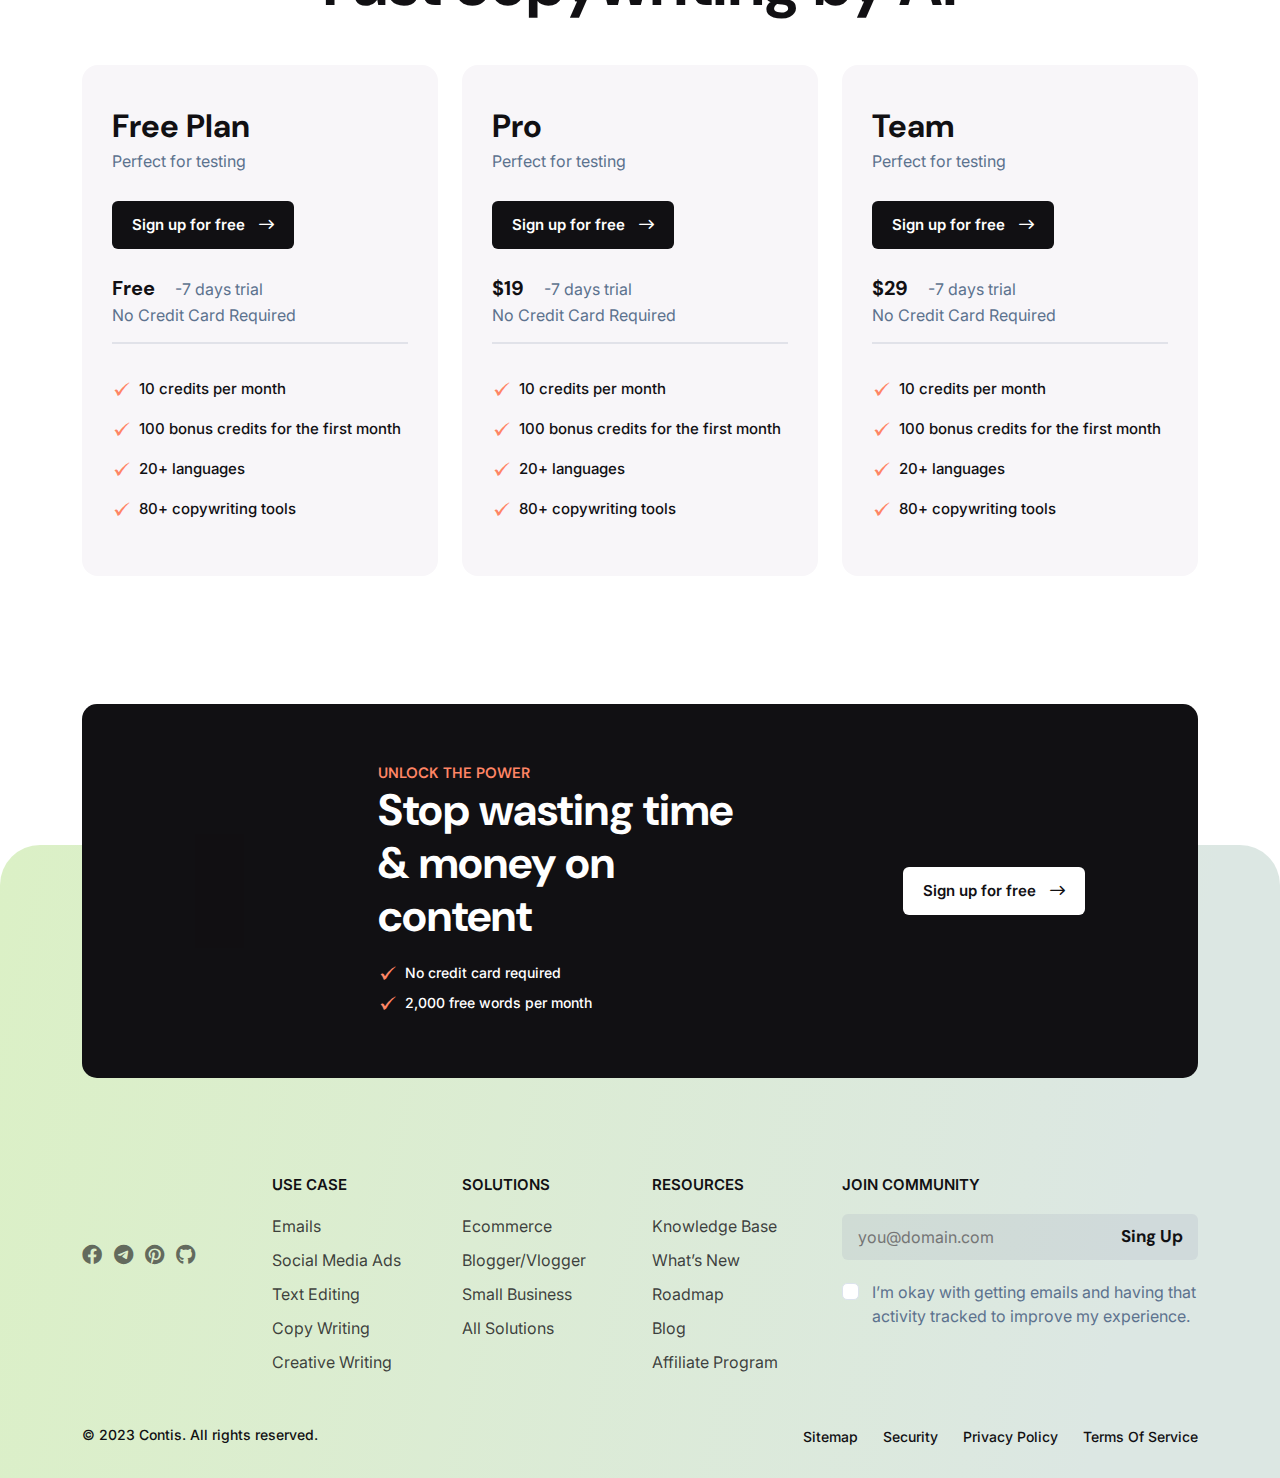
<file: use_case.html>
<!DOCTYPE html>
<html lang="en">
  <head>
    <meta charset="UTF-8" >
    <meta
      name="viewport"
      content="width=device-width, initial-scale=1.0, maximum-scale=1, minimum-scale=1, target-densitydpi=device-dpi" >
    <title>Contis - AI Content Writing HTML Template</title>
    <link rel="icon" type="image/png" href="images/favicon.jpg" >
    <link rel="stylesheet" href="css/font-awesome.css" >
    <link rel="stylesheet" href="css/bootstrap.min.css" >
    <link rel="stylesheet" href="css/slick.css" >
    <link rel="stylesheet" href="css/magnific-popup.css" >
    <link rel="stylesheet" href="css/nice-select.css" >
    <link rel="stylesheet" href="css/spacing.css" >
    <link rel="stylesheet" href="css/style.css" >
    <link rel="stylesheet" href="css/responsive.css" >
    <link rel="stylesheet" href="css/contis-icon.css" >
  </head>

  <body>
    <!--============================
        PRELOADER START
    ==============================-->
    <div class="preloader_container" id="preloader">
      <div class="spinner"></div>
    </div>
    <!--============================
        PRELOADER END
    ==============================-->
    <!--============================
        TOPBAR START
    ==============================-->
    <div class="tf__topbar">
      <div class="container">
        <div class="row">
          <div class="col-xl-12">
            <p>
              Checkout our new ai tool features: <a href="#">Upgrade Now</a>
            </p>
          </div>
        </div>
      </div>
    </div>
    <!--============================
        TOPBAR END
    ==============================-->

    <!--============================
        MAIN MANU START
    ==============================-->
    <nav class="navbar navbar-expand-lg tf__main_menu">
      <div class="container-fluid">
        <a class="navbar-brand" href="index.html"
          ><img src="images/Logo_1.png" alt="logo" class="img-fluid w-100" ></a>
        <button
          class="navbar-toggler"
          type="button"
          data-bs-toggle="collapse"
          data-bs-target="#navbarSupportedContent"
          aria-controls="navbarSupportedContent"
          aria-expanded="false"
          aria-label="Toggle navigation"
        >
          <i class="far fa-stream menu_icon_bar"></i>
          <i class="far fa-times close_icon_close"></i>
        </button>
        <div class="collapse navbar-collapse" id="navbarSupportedContent">
          <ul class="navbar-nav m-auto">
            <li class="nav-item">
              <a class="nav-link" href="index.html">Home</a>
            </li>
            <li class="nav-item">
              <a class="nav-link" href="features.html">Features</a>
            </li>
            <li class="nav-item">
              <a class="nav-link" href="pricing.html">pricing</a>
            </li>
            <li class="nav-item">
              <a class="nav-link active" href="use_case.html">use case</a>
            </li>
            <li class="nav-item">
              <a class="nav-link" href="#">Pages <i class="far fa-plus"></i></a>
              <ul class="tf__dropdown">
                <li><a href="pricing.html">pricing</a></li>
                <li><a href="about.html">about</a></li>
                <li><a href="blog.html">Blog</a></li>
                <li><a href="blog_details.html">Blog details</a></li>
                <li><a href="use_case.html" class="active">use case</a></li>
                <li>
                  <a href="use-cases-details.html">Case details</a>
                </li>
              </ul>
            </li>
            <li class="nav-item">
              <a class="nav-link" href="contact.html">contact</a>
            </li>
          </ul>
          <ul class="tf__menu_btn d-flex flex-wrap align-items-center">
            <li><a href="#">Log in</a></li>
            <li><a href="#" class="tf__menu_2nd_btn">Sign up</a></li>
          </ul>
        </div>
      </div>
    </nav>
    <!--============================
        MAIN MANU END
    ==============================-->

    <!--============================
        FEATURES START
    ==============================-->
    <section class="tf__features pt_165">
      <div class="container">
        <div class="row">
          <div class="col-xl-8 m-auto">
            <div class="tf__common_heading pb_15">
              <h6>HOME / USE CASE</h6>
              <h2 class="tf__common_heading_color">
                Write high-converting content in a minutes
              </h2>
            </div>
          </div>
        </div>
      </div>
      <div class="tf__main_features pt_75">
        <div class="container">
          <div class="row">
            <div class="col-xl-3 col-md-6">
              <div class="tf__single_service tf__single_benifit mb-4">
                <span><i class="ca-icon-edit-pen"></i></span>
                <a href="use-cases-details.html">Article generation</a>
                <p>Write unique & plagiarism- free content for blogs</p>
                <ul>
                  <li>Blog Article Writer</li>
                  <li>Blog Ideas, Intros</li>
                </ul>
              </div>
            </div>
            <div class="col-xl-3 col-md-6">
              <div class="tf__single_service tf__single_benifit mb-4">
                <span><i class="ca-icon-bag" aria-hidden="true"></i></span>
                <a href="use-cases-details.html">Ecommerce copy</a>
                <p>Write unique & plagiarism- free content for blogs</p>
                <ul>
                  <li>Product Descriptions</li>
                  <li>Product Benefits</li>
                </ul>
              </div>
            </div>
            <div class="col-xl-3 col-md-6">
              <div class="tf__single_service tf__single_benifit mb-4">
                <span><i class="ca-icon-document"></i></span>
                <a href="use-cases-details.html">Tools and templates</a>
                <p>Write unique & plagiarism- free content for blogs</p>
                <ul>
                  <li>Slogan Generator</li>
                  <li>Audience Refiner</li>
                </ul>
              </div>
            </div>
            <div class="col-xl-3 col-md-6">
              <div class="tf__single_service tf__single_benifit mb-4">
                <span><i class="ca-icon-document"></i></span>
                <a href="use-cases-details.html">Sales copy</a>
                <p>Write unique & plagiarism- free content for blogs</p>
                <ul>
                  <li>AIDA</li>
                  <li>Pain-Agitate-Solution</li>
                </ul>
              </div>
            </div>
            <div class="col-xl-3 col-md-6">
              <div class="tf__single_service tf__single_benifit mb-4">
                <span><i class="ca-icon-bookmark"></i></span>
                <a href="use-cases-details.html">Social media content</a>
                <p>Write unique & plagiarism- free content for blogs</p>
                <ul>
                  <li>Inspiration Ideas</li>
                  <li>YouTube Titles</li>
                </ul>
              </div>
            </div>
            <div class="col-xl-3 col-md-6">
              <div class="tf__single_service tf__single_benifit mb-4">
                <span><i class="ca-icon-ticket-star"></i></span>
                <a href="use-cases-details.html">Startup tools</a>
                <p>Write unique & plagiarism- free content for blogs</p>
                <ul>
                  <li>Google Ads</li>
                  <li>facebook Ads</li>
                </ul>
              </div>
            </div>
            <div class="col-xl-3 col-md-6">
              <div class="tf__single_service tf__single_benifit mb-4">
                <span><i class="ca-icon-graph"></i></span>
                <a href="use-cases-details.html">Startup tools</a>
                <p>Write unique & plagiarism- free content for blogs</p>
                <ul>
                  <li>Slogan Generator</li>
                  <li>Audience Refiner</li>
                </ul>
              </div>
            </div>
            <div class="col-xl-3 col-md-6">
              <div class="tf__single_service tf__single_benifit mb-4">
                <span><i class="ca-icon-graph"></i></span>
                <a href="use-cases-details.html">Ad copy</a>
                <p>Write unique & plagiarism- free content for blogs</p>
                <ul>
                  <li>Google Ads</li>
                  <li>facebook Ads</li>
                </ul>
              </div>
            </div>
            <div class="col-xl-3 col-md-6">
              <div class="tf__single_service tf__single_benifit mb-4">
                <span><i class="ca-icon-edit-pen"></i></span>
                <a href="use-cases-details.html">Article generation</a>
                <p>Write unique & plagiarism- free content for blogs</p>
                <ul>
                  <li>Blog Article Writer</li>
                  <li>Blog Ideas, Intros</li>
                </ul>
              </div>
            </div>
            <div class="col-xl-3 col-md-6">
              <div class="tf__single_service tf__single_benifit mb-4">
                <span><i class="ca-icon-bag" aria-hidden="true"></i></span>
                <a href="use-cases-details.html">Ecommerce copy</a>
                <p>Write unique & plagiarism- free content for blogs</p>
                <ul>
                  <li>Product Descriptions</li>
                  <li>Product Benefits</li>
                </ul>
              </div>
            </div>
            <div class="col-xl-3 col-md-6">
              <div class="tf__single_service tf__single_benifit mb-4">
                <span><i class="ca-icon-document"></i></span>
                <a href="use-cases-details.html">Tools and templates</a>
                <p>Write unique & plagiarism- free content for blogs</p>
                <ul>
                  <li>Slogan Generator</li>
                  <li>Audience Refiner</li>
                </ul>
              </div>
            </div>
            <div class="col-xl-3 col-md-6">
              <div class="tf__single_service tf__single_benifit mb-4">
                <span><i class="ca-icon-document"></i></span>
                <a href="use-cases-details.html">Sales copy</a>
                <p>Write unique & plagiarism- free content for blogs</p>
                <ul>
                  <li>AIDA</li>
                  <li>Pain-Agitate-Solution</li>
                </ul>
              </div>
            </div>
          </div>
        </div>
      </div>
    </section>
    <!--============================
        FEATURES END
    ==============================-->

    <!--============================
        PRICING START
    ==============================-->
    <section class="tf__pricing pt_70 pb_245">
      <div class="container">
        <div class="row">
          <div class="col-xl-8 m-auto">
            <div class="tf__common_heading">
              <h6>pricing</h6>
              <h2 class="tf__common_heading_color">Fast copywriting by Ai</h2>
            </div>
          </div>
        </div>
        <div class="row">
          <div class="col-xl-4 col-md-6">
            <div class="tf__single_pricing mb-4">
              <h5>Free Plan</h5>
              <p>Perfect for testing</p>
              <a href="#" class="tf__common_btn tf__pricing_btn"
                >Sign up for free <i class="fa-regular fa-arrow-right-long"></i
              ></a>
              <p><span>Free</span>-7 days trial</p>
              <p>No Credit Card Required</p>
              <ul>
                <li>10 credits per month</li>
                <li>100 bonus credits for the first month</li>
                <li>20+ languages</li>
                <li>80+ copywriting tools</li>
              </ul>
            </div>
          </div>
          <div class="col-xl-4 col-md-6">
            <div class="tf__single_pricing mb-4">
              <h5>Pro</h5>
              <p>Perfect for testing</p>
              <a href="#" class="tf__common_btn tf__pricing_btn"
                >Sign up for free <i class="fa-regular fa-arrow-right-long"></i
              ></a>
              <p><span>$19</span>-7 days trial</p>
              <p>No Credit Card Required</p>
              <ul>
                <li>10 credits per month</li>
                <li>100 bonus credits for the first month</li>
                <li>20+ languages</li>
                <li>80+ copywriting tools</li>
              </ul>
            </div>
          </div>
          <div class="col-xl-4 col-md-6">
            <div class="tf__single_pricing mb-4">
              <h5>Team</h5>
              <p>Perfect for testing</p>
              <a href="#" class="tf__common_btn tf__pricing_btn"
                >Sign up for free <i class="fa-regular fa-arrow-right-long"></i
              ></a>
              <p><span>$29</span>-7 days trial</p>
              <p>No Credit Card Required</p>
              <ul>
                <li>10 credits per month</li>
                <li>100 bonus credits for the first month</li>
                <li>20+ languages</li>
                <li>80+ copywriting tools</li>
              </ul>
            </div>
          </div>
        </div>
      </div>
    </section>
    <!--============================
        PRICING END
    ==============================-->

    <!--============================
        FOOTER START
    ==============================-->
    <section class="tf__footer tf__features_footer">
      <div class="container">
        <div class="row">
          <div class="col-xl-12">
            <div class="tf__unlock">
              <div class="row">
                <div class="col-xl-2 col-md-12 col-lg-3 m-auto">
                  <div class="tf__unlock_img">
                    <img
                      src="images/subscraib_img.png"
                      alt="unlock"
                      class="img-fluid w-100" >
                  </div>
                </div>
                <div class="col-xl-5 col-sm-8 col-md-8 col-lg-5 mx-auto">
                  <div class="tf__unlock_text">
                    <div class="tf__common_heading tf__unlock_heading">
                      <h6>UNLOCK THE POWER</h6>
                      <h2>Stop wasting time & money on content</h2>
                    </div>
                    <ul class="d-flex">
                      <li>No credit card required</li>
                      <li>2,000 free words per month</li>
                    </ul>
                  </div>
                </div>
                <div
                  class="col-xl-4 col-sm-4 col-md-4 col-lg-4 m-auto d-flex justify-content-end"
                >
                  <div class="tf__unlock_btn">
                    <a href="#" class="tf__common_btn"
                      >Sign up for free
                      <i class="fa-regular fa-arrow-right-long"></i
                    ></a>
                  </div>
                </div>
              </div>
            </div>
          </div>
        </div>

        <div class="row">
          <div class="col-xl-2 col-sm-6 col-md-3">
            <div class="tf__footer_left">
              <a href="index.html" class="tf__footer_logo">
                <img
                  src="images/Logo_1.png"
                  alt="Contisai"
                  class="img-fluid w-100" >
              </a>
              <div class="tf__footer_icon d-flex flex-wrap align-items-center">
                <ul class="d-flex flex-wrap">
                  <li>
                    <a href="#"><i class="fa-brands fa-facebook"></i></a>
                  </li>
                  <li>
                    <a href="#"><i class="fa-brands fa-telegram"></i></a>
                  </li>
                  <li>
                    <a href="#"><i class="fa-brands fa-pinterest"></i></a>
                  </li>
                  <li>
                    <a href="#"><i class="fa-brands fa-github"></i></a>
                  </li>
                </ul>
              </div>
            </div>
          </div>
          <div class="col-xl-2 col-sm-6 col-md-3">
            <div class="tf__quick_link">
              <h5>USE CASE</h5>
              <ul>
                <li><a href="#">Emails</a></li>
                <li><a href="#">Social media Ads</a></li>
                <li><a href="#">Text editing</a></li>
                <li><a href="#">Copy writing</a></li>
                <li><a href="#">Creative writing</a></li>
              </ul>
            </div>
          </div>
          <div class="col-xl-2 col-sm-6 col-md-3">
            <div class="tf__quick_link tf__quick_link_sm">
              <h5>solutions</h5>
              <ul>
                <li><a href="#">Ecommerce</a></li>
                <li><a href="#">Blogger/Vlogger</a></li>
                <li><a href="#">Small business</a></li>
                <li><a href="#">All solutions</a></li>
              </ul>
            </div>
          </div>
          <div class="col-xl-2 col-sm-6 col-md-3">
            <div class="tf__quick_link tf__quick_link_sm">
              <h5>RESOURCES</h5>
              <ul>
                <li><a href="#">Knowledge base</a></li>
                <li><a href="#">What’s new</a></li>
                <li><a href="#">Roadmap</a></li>
                <li><a href="#">Blog</a></li>
                <li><a href="#">Affiliate program</a></li>
              </ul>
            </div>
          </div>
          <div class="col-xl-4 col-md-12 mx-auto">
            <div class="tf__address tf__quick_link_sm tf__address_md">
              <h5>JOIN COMMUNITY</h5>
              <div class="tf__footer_singup">
                <input type="text" placeholder="you@domain.com" >
                <a href="#" class="tf__footer_singup_link">sing up</a>
              </div>
              <div class="form-check tf__signup_check_area">
                <input
                  class="form-check-input"
                  type="checkbox"
                  id="flexCheckDefault" >
                <label class="form-check-label" for="flexCheckDefault">
                  I’m okay with getting emails and having that activity tracked
                  to improve my experience.
                </label>
              </div>
            </div>
          </div>
        </div>
        <div class="row">
          <div class="col-xl-12">
            <div
              class="tf__copyright d-flex flex-wrap justify-content-between mt_50 mb_30"
            >
              <p>© 2023 Contis. All rights reserved.</p>
              <ul class="d-flex flex-wrap">
                <li><a href="#">Sitemap</a></li>
                <li><a href="#">Security</a></li>
                <li><a href="#">Privacy Policy</a></li>
                <li><a href="#">Terms of Service</a></li>
              </ul>
            </div>
          </div>
        </div>
      </div>
    </section>
    <!--============================
        FOOTER END
    ==============================-->

    <!--jquery library js-->
    <script src="js/plugin.js"></script>
    <!--main js-->
    <script src="js/main.js"></script>
  </body>
</html>
</file>
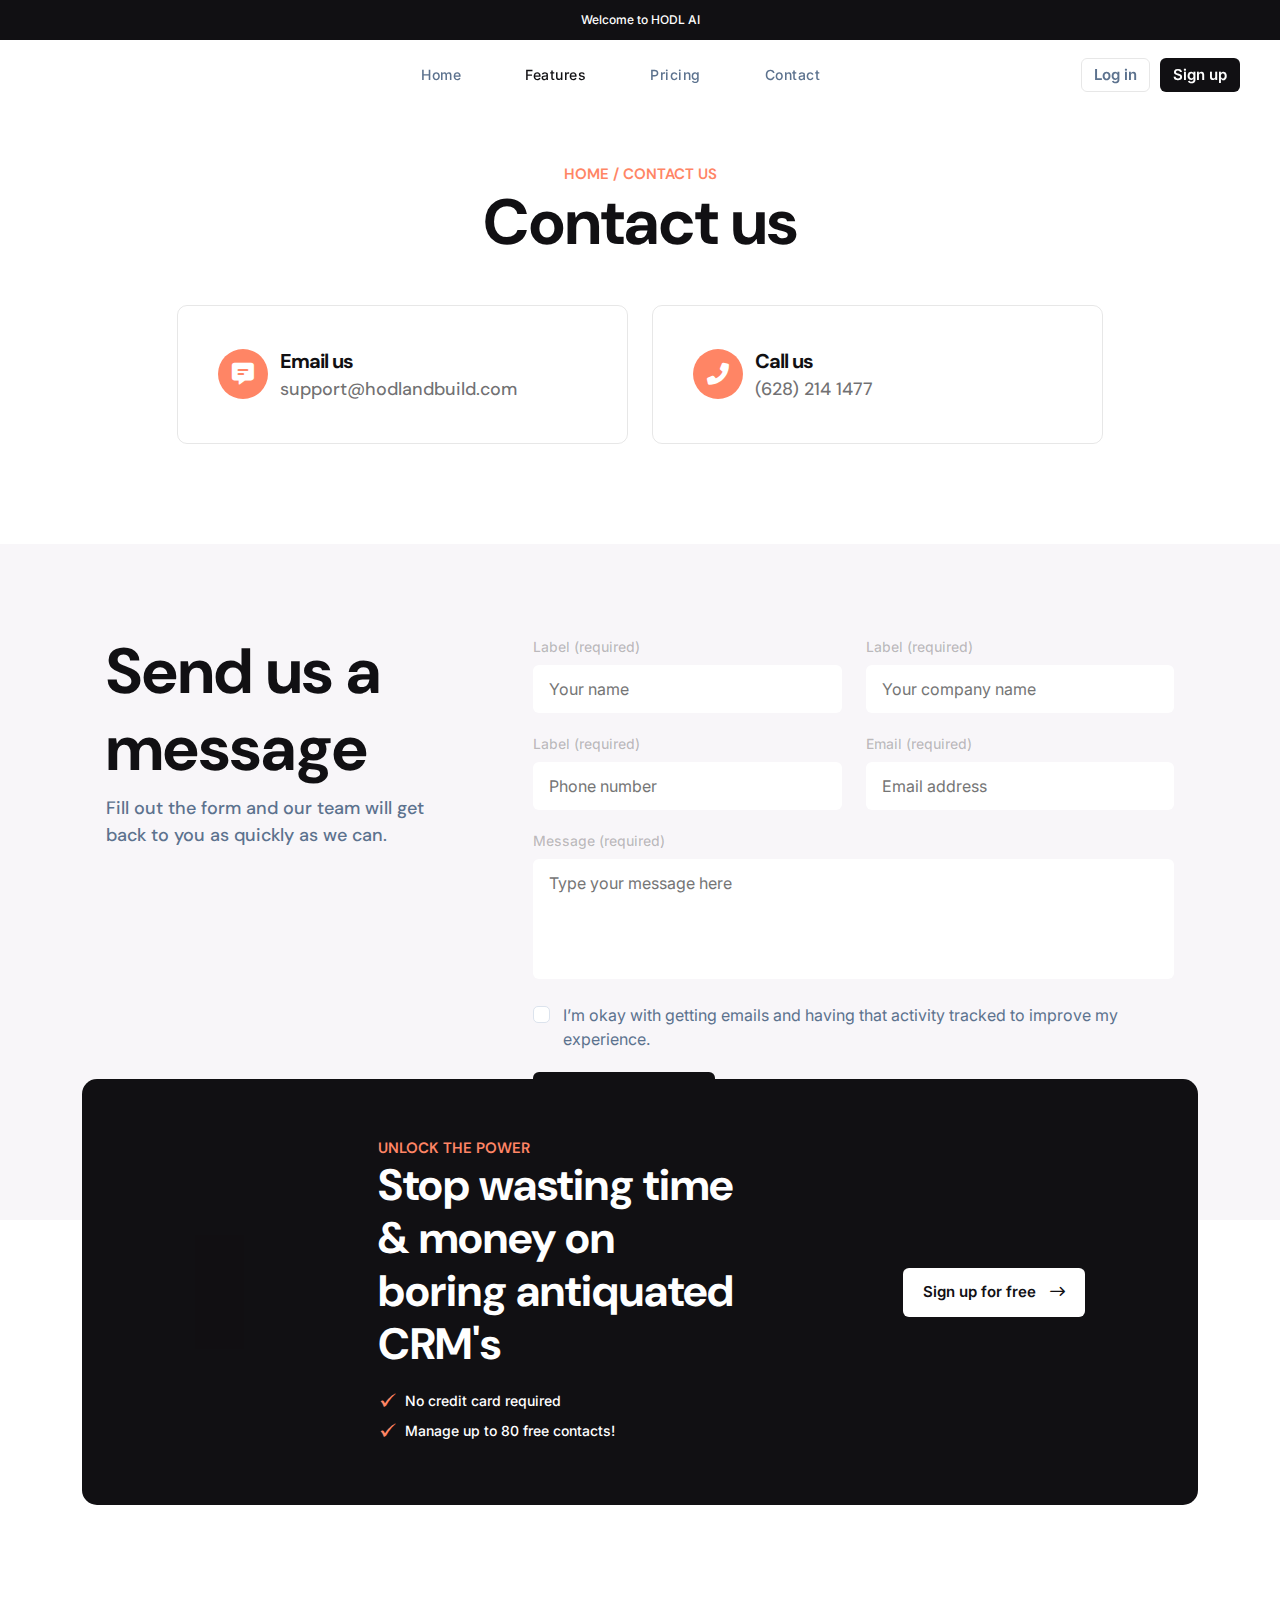
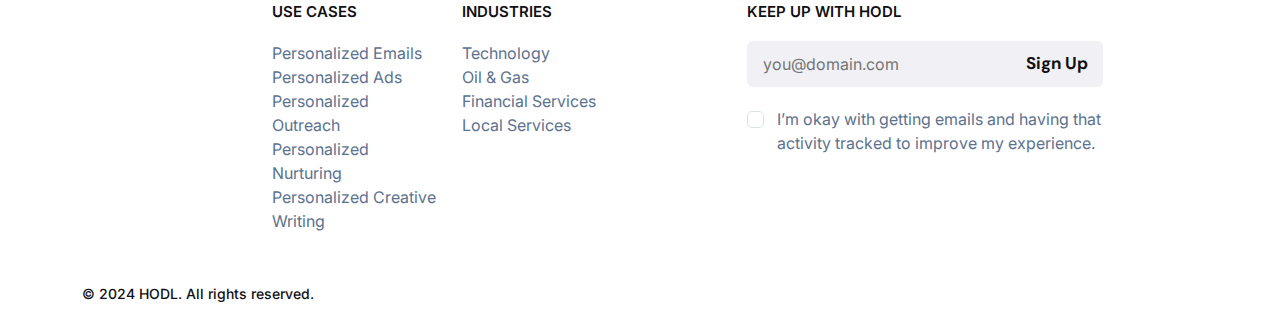
<file: hodl/contact.html>
<!DOCTYPE html>
<html lang="en">

<head>
  <meta charset="UTF-8">
  <meta name="viewport"
    content="width=device-width, initial-scale=1.0, maximum-scale=1, minimum-scale=1, target-densitydpi=device-dpi">
  <title>HODL - AI CRM</title>
  <link rel="icon" type="image/png" href="images/favicon.jpg">
  <link rel="stylesheet" href="css/font-awesome.css">
  <link rel="stylesheet" href="css/bootstrap.min.css">
  <link rel="stylesheet" href="css/slick.css">
  <link rel="stylesheet" href="css/magnific-popup.css">
  <link rel="stylesheet" href="css/nice-select.css">
  <link rel="stylesheet" href="css/spacing.css">
  <link rel="stylesheet" href="css/style.css">
  <link rel="stylesheet" href="css/responsive.css">
  <link rel="stylesheet" href="css/contis-icon.css">
</head>

<body>
  <!--============================
        PRELOADER START
    ==============================-->
  <div class="preloader_container" id="preloader">
    <div class="spinner"></div>
  </div>
  <!--============================
        PRELOADER END
    ==============================-->
  <!--============================
        TOPBAR START
    ==============================-->
  <div class="tf__topbar">
    <div class="container">
      <div class="row">
        <div class="col-xl-12">
          <p>
            Welcome to HODL AI
          </p>
        </div>
      </div>
    </div>
  </div>
  <!--============================
        TOPBAR END
    ==============================-->

  <!--============================
        MAIN MANU START
    ==============================-->
  <nav class="navbar navbar-expand-lg tf__main_menu">
    <div class="container-fluid">
      <a class="navbar-brand" href="index.html"><img src="images/Logo_1.png" alt="logo" class="img-fluid w-100"></a>
      <button class="navbar-toggler" type="button" data-bs-toggle="collapse" data-bs-target="#navbarSupportedContent"
        aria-controls="navbarSupportedContent" aria-expanded="false" aria-label="Toggle navigation">
        <i class="far fa-stream menu_icon_bar"></i>
        <i class="far fa-times close_icon_close"></i>
      </button>
      <div class="collapse navbar-collapse" id="navbarSupportedContent">
        <ul class="navbar-nav m-auto">
          <li class="nav-item">
            <a class="nav-link" href="index.html">Home</a>
          </li>
          <li class="nav-item">
            <a class="nav-link active" href="features.html">Features</a>
          </li>
          <li class="nav-item">
            <a class="nav-link" href="pricing.html">Pricing</a>
          </li>
          <li class="nav-item">
            <a class="nav-link" href="contact.html">Contact</a>
          </li>
        </ul>
        <ul class="tf__menu_btn d-flex flex-wrap align-items-center">
          <li><a href="https://www.honeybook.com/app/login">Log in</a></li>
          <li><a href="https://webveloper.com/signup.html" class="tf__menu_2nd_btn">Sign up</a></li>
        </ul>
      </div>
    </div>
  </nav>
  </nav>
  <!--============================
        MAIN MANU END
    ==============================-->

  <!--============================
        CONTACT START
    ==============================-->
  <section class="tf__contact pt_165 pb_100">
    <div class="container">
      <div class="row">
        <div class="col-xl-10 m-auto">
          <div class="tf__common_heading">
            <h6>HOME / CONTACT US</h6>
            <h2 class="tf__common_heading_color">Contact us</h2>
          </div>
        </div>
      </div>
      <div class="row d-flex flex-wrap justify-content-center">
        <div class="col-xl-5 col-md-6">
          <div class="tf__contact_area">
            <span><i class="fas fa-comment-alt-lines" aria-hidden="true"></i></span>
            <div class="tf__contact_icon_text">
              <p>Email us</p>
              <a href="mailto:support@hodlandbuild.com">support@hodlandbuild.com</a>
            </div>
          </div>
        </div>
        <div class="col-xl-5 col-md-6">
          <div class="tf__contact_area">
            <span><i class="fas fa-phone-alt"></i></span>
            <div class="tf__contact_icon_text">
              <p>Call us</p>
              <a href="callto:123456789">(628) 214 1477</a>
            </div>
          </div>
        </div>
      </div>
    </div>
  </section>
  <!--============================
        CONTACT END
    ==============================-->

  <!--============================
        CONTACT FORM START
    ==============================-->
  <section class="tf__contact_form pt_90 pb_100">
    <div class="container">
      <div class="row">
        <div class="col-xl-4 mx-auto">
          <div class="tf__common_heading tf__common_heading2 tf__benefits_heading">
            <h2 class="tf__common_heading_color">Send us a message</h2>
            <p>
              Fill out the form and our team will get back to you as quickly
              as we can.
            </p>
          </div>
        </div>
        <div class="col-xl-7 mx-auto">
          <form class="tf__blog_form">
            <div class="row">
              <div class="col-xl-6">
                <div class="tf__blog_form_input tf__contact_form_input">
                  <label>Label (required)</label>
                  <input type="text" placeholder="Your name">
                </div>
              </div>
              <div class="col-xl-6">
                <div class="tf__blog_form_input tf__contact_form_input">
                  <label>Label (required)</label>
                  <input type="text" placeholder="Your company name">
                </div>
              </div>
              <div class="col-xl-6">
                <div class="tf__blog_form_input tf__contact_form_input">
                  <label>Label (required)</label>
                  <input type="text" placeholder="Phone number">
                </div>
              </div>
              <div class="col-xl-6">
                <div class="tf__blog_form_input tf__contact_form_input">
                  <label>Email (required)</label>
                  <input type="text" placeholder="Email address">
                </div>
              </div>
              <div class="col-xl-12">
                <div class="tf__blog_form_input tf__contact_form_input">
                  <label>Message (required)</label>
                  <textarea rows="4" placeholder="Type your message here"></textarea>
                </div>
              </div>
            </div>
          </form>

          <div class="form-check tf__signup_check_area tf__blog_checkbox">
            <input class="form-check-input" type="checkbox" id="flexCheckDefault2">
            <label class="form-check-label" for="flexCheckDefault2">
              I’m okay with getting emails and having that activity tracked to
              improve my experience.
            </label>
          </div>
          <button class="tf__common_btn">
            Sign up for free
            <i class="fa-regular fa-arrow-right-long" aria-hidden="true"></i>
          </button>
        </div>
      </div>
    </div>
  </section>
  <!--============================
        CONTACT FORM END
    ==============================-->

  <!--============================
        FOOTER START
    ==============================-->
  <section class="tf__footer">
    <div class="container">
      <div class="row">
        <div class="col-xl-12">
          <div class="tf__unlock">
            <div class="row">
              <div class="col-xl-2 col-md-12 col-lg-3 m-auto">
                <div class="tf__unlock_img">
                  <img src="images/subscraib_img.png" alt="unlock" class="img-fluid w-100">
                </div>
              </div>
              <div class="col-xl-5 col-sm-8 col-md-8 col-lg-5 mx-auto">
                <div class="tf__unlock_text">
                  <div class="tf__common_heading tf__unlock_heading">
                    <h6>UNLOCK THE POWER</h6>
                    <h2>Stop wasting time & money on boring antiquated CRM's</h2>
                  </div>
                  <ul class="d-flex">
                    <li>No credit card required</li>
                    <li>Manage up to 80 free contacts!</li>
                  </ul>
                </div>
              </div>
              <div class="col-xl-4 col-sm-4 col-md-4 col-lg-4 m-auto d-flex justify-content-end">
                <div class="tf__unlock_btn">
                  <a href="https://webveloper.com/signup.html" class="tf__common_btn">Sign up for free
                    <i class="fa-regular fa-arrow-right-long"></i></a>
                </div>
              </div>
            </div>
          </div>
        </div>
      </div>

      <div class="row">
        <div class="col-xl-2 col-sm-6 col-md-3">
        </div>
        <div class="col-xl-2 col-sm-6 col-md-3">
          <div class="tf__quick_link">
            <h5>USE CASES</h5>
            <ul>
              <li>Personalized Emails</li>
              <li>Personalized Ads</li>
              <li>Personalized Outreach</li>
              <li>Personalized Nurturing</li>
              <li>Personalized Creative Writing</li>
            </ul>
          </div>
        </div>
        <div class="col-xl-2 col-sm-6 col-md-3">
          <div class="tf__quick_link tf__quick_link_sm">
            <h5>Industries</h5>
            <ul>
              <li>Technology</li>
              <li>Oil & Gas</li>
              <li>Financial Services</li>
              <li>Local Services</li>
            </ul>
          </div>
        </div>
        <div class="col-xl-4 col-md-12 mx-auto">
          <div class="tf__address tf__quick_link_sm tf__address_md">
            <h5>KEEP UP WITH HODL</h5>
            <div class="tf__footer_singup">
              <input type="text" placeholder="you@domain.com">
              <a href="#" class="tf__footer_singup_link">Sign up</a>
            </div>
            <div class="form-check tf__signup_check_area">
              <input class="form-check-input" type="checkbox" id="flexCheckDefault">
              <label class="form-check-label" for="flexCheckDefault">
                I’m okay with getting emails and having that activity tracked
                to improve my experience.
              </label>
            </div>
          </div>
        </div>
      </div>
      <div class="row">
        <div class="col-xl-12">
          <div class="tf__copyright d-flex flex-wrap justify-content-between mt_50 mb_30">
            <p>© 2024 HODL. All rights reserved.</p>
          </div>
        </div>
      </div>
    </div>
  </section>
  <!--============================
        FOOTER END
    ==============================-->

  <!--jquery library js-->
  <script src="js/plugin.js"></script>
  <!--main js-->
  <script src="js/main.js"></script>
</body>

</html>
</file>
<file: css/nice-select.css>
.nice-select {
  -webkit-tap-highlight-color: transparent;
  background-color: #fff;
  border-radius: 5px;
  border: solid 1px #e8e8e8;
  box-sizing: border-box;
  clear: both;
  cursor: pointer;
  display: block;
  float: left;
  font-family: inherit;
  font-size: 14px;
  font-weight: normal;
  height: 42px;
  line-height: 40px;
  outline: none;
  padding-left: 18px;
  padding-right: 30px;
  position: relative;
  text-align: left !important;
  -webkit-transition: all 0.2s ease-in-out;
  transition: all 0.2s ease-in-out;
  -webkit-user-select: none;
  -moz-user-select: none;
  -ms-user-select: none;
  user-select: none;
  white-space: nowrap;
  width: 100%;
}

.nice-select:hover {
  border-color: #dbdbdb;
}

.nice-select:active,
.nice-select.open,
.nice-select:focus {
  border-color: #999;
}

.nice-select:after {
  border-bottom: 2px solid #999;
  border-right: 2px solid #999;
  content: '';
  display: block;
  height: 5px;
  margin-top: -4px;
  pointer-events: none;
  position: absolute;
  right: 12px;
  top: 50%;
  -webkit-transform-origin: 66% 66%;
  -ms-transform-origin: 66% 66%;
  transform-origin: 66% 66%;
  -webkit-transform: rotate(45deg);
  -ms-transform: rotate(45deg);
  transform: rotate(45deg);
  -webkit-transition: all 0.15s ease-in-out;
  transition: all 0.15s ease-in-out;
  width: 5px;
}

.nice-select.open:after {
  -webkit-transform: rotate(-135deg);
  -ms-transform: rotate(-135deg);
  transform: rotate(-135deg);
}

.nice-select.open .list {
  opacity: 1;
  pointer-events: auto;
  -webkit-transform: scale(1) translateY(0);
  -ms-transform: scale(1) translateY(0);
  transform: scale(1) translateY(0);
}

.nice-select.disabled {
  border-color: #ededed;
  color: #999;
  pointer-events: none;
}

.nice-select.disabled:after {
  border-color: #cccccc;
}

.nice-select.wide {
  width: 100%;
}

.nice-select.wide .list {
  left: 0 !important;
  right: 0 !important;
}

.nice-select.right {
  float: right;
}

.nice-select.right .list {
  left: auto;
  right: 0;
}

.nice-select.small {
  font-size: 12px;
  height: 36px;
  line-height: 34px;
}

.nice-select.small:after {
  height: 4px;
  width: 4px;
}

.nice-select.small .option {
  line-height: 34px;
  min-height: 34px;
}

.nice-select .list {
  background-color: #fff;
  border-radius: 5px;
  box-shadow: 0 0 0 1px rgba(68, 68, 68, 0.11);
  box-sizing: border-box;
  margin-top: 4px;
  opacity: 0;
  overflow: hidden;
  padding: 0;
  pointer-events: none;
  position: absolute;
  top: 100%;
  left: 0;
  -webkit-transform-origin: 50% 0;
  -ms-transform-origin: 50% 0;
  transform-origin: 50% 0;
  -webkit-transform: scale(0.75) translateY(-21px);
  -ms-transform: scale(0.75) translateY(-21px);
  transform: scale(0.75) translateY(-21px);
  -webkit-transition: all 0.2s cubic-bezier(0.5, 0, 0, 1.25), opacity 0.15s ease-out;
  transition: all 0.2s cubic-bezier(0.5, 0, 0, 1.25), opacity 0.15s ease-out;
  z-index: 9;
}

.nice-select .list:hover .option:not(:hover) {
  background-color: transparent !important;
}

.nice-select .option {
  cursor: pointer;
  font-weight: 400;
  line-height: 40px;
  list-style: none;
  min-height: 40px;
  outline: none;
  padding-left: 18px;
  padding-right: 29px;
  text-align: left;
  -webkit-transition: all 0.2s;
  transition: all 0.2s;
}

.nice-select .option:hover,
.nice-select .option.focus,
.nice-select .option.selected.focus {
  background-color: #f6f6f6;
}

.nice-select .option.selected {
  font-weight: bold;
}

.nice-select .option.disabled {
  background-color: transparent;
  color: #999;
  cursor: default;
}

.no-csspointerevents .nice-select .list {
  display: none;
}

.no-csspointerevents .nice-select.open .list {
  display: block;
}
</file>
<file: css/spacing.css>
/**
 * File Type: Custom Spacing (margin and padding) classes
 * Author: Mahamudul Hassan Sazal
 * Author Website: http://www.sazalahmed.com
 * Author Email: sazal.web@gmail.com
 */

/* ------------------------------------------ */
/* Margin All */
/* ------------------------------------------ */
.m_0 {
	margin: 0px !important;
}

.m_5 {
	margin: 5px !important;
}

.m_10 {
	margin: 10px !important;
}

.m_15 {
	margin: 15px !important;
}

.m_20 {
	margin: 20px !important;
}

.m_25 {
	margin: 25px !important;
}

.m_30 {
	margin: 30px !important;
}

.m_35 {
	margin: 35px !important;
}

.m_40 {
	margin: 40px !important;
}

.m_45 {
	margin: 45px !important;
}

.m_50 {
	margin: 50px !important;
}

.m_55 {
	margin: 55px !important;
}

.m_60 {
	margin: 60px !important;
}

.m_65 {
	margin: 65px !important;
}

.m_70 {
	margin: 70px !important;
}

.m_75 {
	margin: 75px !important;
}

.m_80 {
	margin: 80px !important;
}

.m_85 {
	margin: 85px !important;
}

.m_90 {
	margin: 90px !important;
}

.m_95 {
	margin: 95px !important;
}

.m_100 {
	margin: 100px !important;
}

.m_105 {
	margin: 105px !important;
}

.m_110 {
	margin: 110px !important;
}

.m_115 {
	margin: 115px !important;
}

.m_120 {
	margin: 120px !important;
}

.m_125 {
	margin: 125px !important;
}

.m_130 {
	margin: 130px !important;
}

.m_135 {
	margin: 135px !important;
}

.m_140 {
	margin: 140px !important;
}

.m_145 {
	margin: 145px !important;
}

.m_150 {
	margin: 150px !important;
}

.m_155 {
	margin: 155px !important;
}

.m_160 {
	margin: 160px !important;
}

.m_165 {
	margin: 165px !important;
}

.m_170 {
	margin: 170px !important;
}

.m_175 {
	margin: 175px !important;
}

.m_180 {
	margin: 180px !important;
}

.m_185 {
	margin: 185px !important;
}

.m_190 {
	margin: 190px !important;
}

.m_195 {
	margin: 195px !important;
}

.m_200 {
	margin: 200px !important;
}

.m_205 {
	margin: 205px !important;
}

.m_210 {
	margin: 210px !important;
}

.m_215 {
	margin: 215px !important;
}

.m_220 {
	margin: 220px !important;
}

.m_225 {
	margin: 225px !important;
}

.m_230 {
	margin: 230px !important;
}

.m_235 {
	margin: 235px !important;
}

.m_240 {
	margin: 240px !important;
}

.m_245 {
	margin: 245px !important;
}

.m_250 {
	margin: 250px !important;
}



/* ------------------------------------------ */
/* Margin Top */
/* ------------------------------------------ */
.mt_0 {
	margin-top: 0px !important;
}

.mt_5 {
	margin-top: 5px !important;
}

.mt_10 {
	margin-top: 10px !important;
}

.mt_15 {
	margin-top: 15px !important;
}

.mt_20 {
	margin-top: 20px !important;
}

.mt_25 {
	margin-top: 25px !important;
}

.mt_30 {
	margin-top: 30px !important;
}

.mt_35 {
	margin-top: 35px !important;
}

.mt_40 {
	margin-top: 40px !important;
}

.mt_45 {
	margin-top: 45px !important;
}

.mt_50 {
	margin-top: 50px !important;
}

.mt_55 {
	margin-top: 55px !important;
}

.mt_60 {
	margin-top: 60px !important;
}

.mt_65 {
	margin-top: 65px !important;
}

.mt_70 {
	margin-top: 70px !important;
}

.mt_75 {
	margin-top: 75px !important;
}

.mt_80 {
	margin-top: 80px !important;
}

.mt_85 {
	margin-top: 85px !important;
}

.mt_90 {
	margin-top: 90px !important;
}

.mt_95 {
	margin-top: 95px !important;
}

.mt_100 {
	margin-top: 100px !important;
}

.mt_105 {
	margin-top: 105px !important;
}

.mt_110 {
	margin-top: 110px !important;
}

.mt_115 {
	margin-top: 115px !important;
}

.mt_120 {
	margin-top: 120px !important;
}

.mt_125 {
	margin-top: 125px !important;
}

.mt_130 {
	margin-top: 130px !important;
}

.mt_135 {
	margin-top: 135px !important;
}

.mt_140 {
	margin-top: 140px !important;
}

.mt_145 {
	margin-top: 145px !important;
}

.mt_150 {
	margin-top: 150px !important;
}

.mt_155 {
	margin-top: 155px !important;
}

.mt_160 {
	margin-top: 160px !important;
}

.mt_165 {
	margin-top: 165px !important;
}

.mt_170 {
	margin-top: 170px !important;
}

.mt_175 {
	margin-top: 175px !important;
}

.mt_180 {
	margin-top: 180px !important;
}

.mt_185 {
	margin-top: 185px !important;
}

.mt_190 {
	margin-top: 190px !important;
}

.mt_195 {
	margin-top: 195px !important;
}

.mt_200 {
	margin-top: 200px !important;
}

.mt_205 {
	margin-top: 205px !important;
}

.mt_210 {
	margin-top: 210px !important;
}

.mt_215 {
	margin-top: 215px !important;
}

.mt_220 {
	margin-top: 220px !important;
}

.mt_225 {
	margin-top: 225px !important;
}

.mt_230 {
	margin-top: 230px !important;
}

.mt_235 {
	margin-top: 235px !important;
}

.mt_240 {
	margin-top: 240px !important;
}

.mt_245 {
	margin-top: 245px !important;
}

.mt_250 {
	margin-top: 250px !important;
}



/* ------------------------------------------ */
/* Margin Bottom */
/* ------------------------------------------ */
.mb_0 {
	margin-bottom: 0px !important;
}

.mb_5 {
	margin-bottom: 5px !important;
}

.mb_10 {
	margin-bottom: 10px !important;
}

.mb_15 {
	margin-bottom: 15px !important;
}

.mb_20 {
	margin-bottom: 20px !important;
}

.mb_25 {
	margin-bottom: 25px !important;
}

.mb_30 {
	margin-bottom: 30px !important;
}

.mb_35 {
	margin-bottom: 35px !important;
}

.mb_40 {
	margin-bottom: 40px !important;
}

.mb_45 {
	margin-bottom: 45px !important;
}

.mb_50 {
	margin-bottom: 50px !important;
}

.mb_55 {
	margin-bottom: 55px !important;
}

.mb_60 {
	margin-bottom: 60px !important;
}

.mb_65 {
	margin-bottom: 65px !important;
}

.mb_70 {
	margin-bottom: 70px !important;
}

.mb_75 {
	margin-bottom: 75px !important;
}

.mb_80 {
	margin-bottom: 80px !important;
}

.mb_85 {
	margin-bottom: 85px !important;
}

.mb_90 {
	margin-bottom: 90px !important;
}

.mb_95 {
	margin-bottom: 95px !important;
}

.mb_100 {
	margin-bottom: 100px !important;
}

.mb_105 {
	margin-bottom: 105px !important;
}

.mb_110 {
	margin-bottom: 110px !important;
}

.mb_115 {
	margin-bottom: 115px !important;
}

.mb_120 {
	margin-bottom: 120px !important;
}

.mb_125 {
	margin-bottom: 125px !important;
}

.mb_130 {
	margin-bottom: 130px !important;
}

.mb_135 {
	margin-bottom: 135px !important;
}

.mb_140 {
	margin-bottom: 140px !important;
}

.mb_145 {
	margin-bottom: 145px !important;
}

.mb_150 {
	margin-bottom: 150px !important;
}

.mb_155 {
	margin-bottom: 155px !important;
}

.mb_160 {
	margin-bottom: 160px !important;
}

.mb_165 {
	margin-bottom: 165px !important;
}

.mb_170 {
	margin-bottom: 170px !important;
}

.mb_175 {
	margin-bottom: 175px !important;
}

.mb_180 {
	margin-bottom: 180px !important;
}

.mb_185 {
	margin-bottom: 185px !important;
}

.mb_190 {
	margin-bottom: 190px !important;
}

.mb_195 {
	margin-bottom: 195px !important;
}

.mb_200 {
	margin-bottom: 200px !important;
}

.mb_205 {
	margin-bottom: 205px !important;
}

.mb_210 {
	margin-bottom: 210px !important;
}

.mb_215 {
	margin-bottom: 215px !important;
}

.mb_220 {
	margin-bottom: 220px !important;
}

.mb_225 {
	margin-bottom: 225px !important;
}

.mb_230 {
	margin-bottom: 230px !important;
}

.mb_235 {
	margin-bottom: 235px !important;
}

.mb_240 {
	margin-bottom: 240px !important;
}

.mb_245 {
	margin-bottom: 245px !important;
}

.mb_250 {
	margin-bottom: 250px !important;
}



/* ------------------------------------------ */
/* Margin Left */
/* ------------------------------------------ */
.ml_0 {
	margin-left: 0px !important;
}

.ml_5 {
	margin-left: 5px !important;
}

.ml_10 {
	margin-left: 10px !important;
}

.ml_15 {
	margin-left: 15px !important;
}

.ml_20 {
	margin-left: 20px !important;
}

.ml_25 {
	margin-left: 25px !important;
}

.ml_30 {
	margin-left: 30px !important;
}

.ml_35 {
	margin-left: 35px !important;
}

.ml_40 {
	margin-left: 40px !important;
}

.ml_45 {
	margin-left: 45px !important;
}

.ml_50 {
	margin-left: 50px !important;
}

.ml_55 {
	margin-left: 55px !important;
}

.ml_60 {
	margin-left: 60px !important;
}

.ml_65 {
	margin-left: 65px !important;
}

.ml_70 {
	margin-left: 70px !important;
}

.ml_75 {
	margin-left: 75px !important;
}

.ml_80 {
	margin-left: 80px !important;
}

.ml_85 {
	margin-left: 85px !important;
}

.ml_90 {
	margin-left: 90px !important;
}

.ml_95 {
	margin-left: 95px !important;
}

.ml_100 {
	margin-left: 100px !important;
}

.ml_105 {
	margin-left: 105px !important;
}

.ml_110 {
	margin-left: 110px !important;
}

.ml_115 {
	margin-left: 115px !important;
}

.ml_120 {
	margin-left: 120px !important;
}

.ml_125 {
	margin-left: 125px !important;
}

.ml_130 {
	margin-left: 130px !important;
}

.ml_135 {
	margin-left: 135px !important;
}

.ml_140 {
	margin-left: 140px !important;
}

.ml_145 {
	margin-left: 145px !important;
}

.ml_150 {
	margin-left: 150px !important;
}

.ml_155 {
	margin-left: 155px !important;
}

.ml_160 {
	margin-left: 160px !important;
}

.ml_165 {
	margin-left: 165px !important;
}

.ml_170 {
	margin-left: 170px !important;
}

.ml_175 {
	margin-left: 175px !important;
}

.ml_180 {
	margin-left: 180px !important;
}

.ml_185 {
	margin-left: 185px !important;
}

.ml_190 {
	margin-left: 190px !important;
}

.ml_195 {
	margin-left: 195px !important;
}

.ml_200 {
	margin-left: 200px !important;
}

.ml_205 {
	margin-left: 205px !important;
}

.ml_210 {
	margin-left: 210px !important;
}

.ml_215 {
	margin-left: 215px !important;
}

.ml_220 {
	margin-left: 220px !important;
}

.ml_225 {
	margin-left: 225px !important;
}

.ml_230 {
	margin-left: 230px !important;
}

.ml_235 {
	margin-left: 235px !important;
}

.ml_240 {
	margin-left: 240px !important;
}

.ml_245 {
	margin-left: 245px !important;
}

.ml_250 {
	margin-left: 250px !important;
}


/* ------------------------------------------ */
/* Margin Right */
/* ------------------------------------------ */
.mr_0 {
	margin-right: 0px !important;
}

.mr_5 {
	margin-right: 5px !important;
}

.mr_10 {
	margin-right: 10px !important;
}

.mr_15 {
	margin-right: 15px !important;
}

.mr_20 {
	margin-right: 20px !important;
}

.mr_25 {
	margin-right: 25px !important;
}

.mr_30 {
	margin-right: 30px !important;
}

.mr_35 {
	margin-right: 35px !important;
}

.mr_40 {
	margin-right: 40px !important;
}

.mr_45 {
	margin-right: 45px !important;
}

.mr_50 {
	margin-right: 50px !important;
}

.mr_55 {
	margin-right: 55px !important;
}

.mr_60 {
	margin-right: 60px !important;
}

.mr_65 {
	margin-right: 65px !important;
}

.mr_70 {
	margin-right: 70px !important;
}

.mr_75 {
	margin-right: 75px !important;
}

.mr_80 {
	margin-right: 80px !important;
}

.mr_85 {
	margin-right: 85px !important;
}

.mr_90 {
	margin-right: 90px !important;
}

.mr_95 {
	margin-right: 95px !important;
}

.mr_100 {
	margin-right: 100px !important;
}

.mr_105 {
	margin-right: 105px !important;
}

.mr_110 {
	margin-right: 110px !important;
}

.mr_115 {
	margin-right: 115px !important;
}

.mr_120 {
	margin-right: 120px !important;
}

.mr_125 {
	margin-right: 125px !important;
}

.mr_130 {
	margin-right: 130px !important;
}

.mr_135 {
	margin-right: 135px !important;
}

.mr_140 {
	margin-right: 140px !important;
}

.mr_145 {
	margin-right: 145px !important;
}

.mr_150 {
	margin-right: 150px !important;
}

.mr_155 {
	margin-right: 155px !important;
}

.mr_160 {
	margin-right: 160px !important;
}

.mr_165 {
	margin-right: 165px !important;
}

.mr_170 {
	margin-right: 170px !important;
}

.mr_175 {
	margin-right: 175px !important;
}

.mr_180 {
	margin-right: 180px !important;
}

.mr_185 {
	margin-right: 185px !important;
}

.mr_190 {
	margin-right: 190px !important;
}

.mr_195 {
	margin-right: 195px !important;
}

.mr_200 {
	margin-right: 200px !important;
}

.mr_205 {
	margin-right: 205px !important;
}

.mr_210 {
	margin-right: 210px !important;
}

.mr_215 {
	margin-right: 215px !important;
}

.mr_220 {
	margin-right: 220px !important;
}

.mr_225 {
	margin-right: 225px !important;
}

.mr_230 {
	margin-right: 230px !important;
}

.mr_235 {
	margin-right: 235px !important;
}

.mr_240 {
	margin-right: 240px !important;
}

.mr_245 {
	margin-right: 245px !important;
}

.mr_250 {
	margin-right: 250px !important;
}





/* ------------------------------------------ */
/* Padding All */
/* ------------------------------------------ */
.p_0 {
	padding: 0px !important;
}

.p_5 {
	padding: 5px !important;
}

.p_10 {
	padding: 10px !important;
}

.p_15 {
	padding: 15px !important;
}

.p_20 {
	padding: 20px !important;
}

.p_25 {
	padding: 25px !important;
}

.p_30 {
	padding: 30px !important;
}

.p_35 {
	padding: 35px !important;
}

.p_40 {
	padding: 40px !important;
}

.p_45 {
	padding: 45px !important;
}

.p_50 {
	padding: 50px !important;
}

.p_55 {
	padding: 55px !important;
}

.p_60 {
	padding: 60px !important;
}

.p_65 {
	padding: 65px !important;
}

.p_70 {
	padding: 70px !important;
}

.p_75 {
	padding: 75px !important;
}

.p_80 {
	padding: 80px !important;
}

.p_85 {
	padding: 85px !important;
}

.p_90 {
	padding: 90px !important;
}

.p_95 {
	padding: 95px !important;
}

.p_100 {
	padding: 100px !important;
}

.p_105 {
	padding: 105px !important;
}

.p_110 {
	padding: 110px !important;
}

.p_115 {
	padding: 115px !important;
}

.p_120 {
	padding: 120px !important;
}

.p_125 {
	padding: 125px !important;
}

.p_130 {
	padding: 130px !important;
}

.p_135 {
	padding: 135px !important;
}

.p_140 {
	padding: 140px !important;
}

.p_145 {
	padding: 145px !important;
}

.p_150 {
	padding: 150px !important;
}

.p_155 {
	padding: 155px !important;
}

.p_160 {
	padding: 160px !important;
}

.p_165 {
	padding: 165px !important;
}

.p_170 {
	padding: 170px !important;
}

.p_175 {
	padding: 175px !important;
}

.p_180 {
	padding: 180px !important;
}

.p_185 {
	padding: 185px !important;
}

.p_190 {
	padding: 190px !important;
}

.p_195 {
	padding: 195px !important;
}

.p_200 {
	padding: 200px !important;
}

.p_205 {
	padding: 205px !important;
}

.p_210 {
	padding: 210px !important;
}

.p_215 {
	padding: 215px !important;
}

.p_220 {
	padding: 220px !important;
}

.p_225 {
	padding: 225px !important;
}

.p_230 {
	padding: 230px !important;
}

.p_235 {
	padding: 235px !important;
}

.p_240 {
	padding: 240px !important;
}

.p_245 {
	padding: 245px !important;
}

.p_250 {
	padding: 250px !important;
}



/* ------------------------------------------ */
/* Padding Top */
/* ------------------------------------------ */
.pt_0 {
	padding-top: 0px !important;
}

.pt_5 {
	padding-top: 5px !important;
}

.pt_10 {
	padding-top: 10px !important;
}

.pt_15 {
	padding-top: 15px !important;
}

.pt_20 {
	padding-top: 20px !important;
}

.pt_25 {
	padding-top: 25px !important;
}

.pt_30 {
	padding-top: 30px !important;
}

.pt_35 {
	padding-top: 35px !important;
}

.pt_40 {
	padding-top: 40px !important;
}

.pt_45 {
	padding-top: 45px !important;
}

.pt_50 {
	padding-top: 50px !important;
}

.pt_55 {
	padding-top: 55px !important;
}

.pt_60 {
	padding-top: 60px !important;
}

.pt_65 {
	padding-top: 65px !important;
}

.pt_70 {
	padding-top: 70px !important;
}

.pt_75 {
	padding-top: 75px !important;
}

.pt_80 {
	padding-top: 80px !important;
}

.pt_85 {
	padding-top: 85px !important;
}

.pt_90 {
	padding-top: 90px !important;
}

.pt_95 {
	padding-top: 95px !important;
}

.pt_100 {
	padding-top: 100px !important;
}

.pt_105 {
	padding-top: 105px !important;
}

.pt_110 {
	padding-top: 110px !important;
}

.pt_115 {
	padding-top: 115px !important;
}

.pt_120 {
	padding-top: 120px !important;
}

.pt_125 {
	padding-top: 125px !important;
}

.pt_130 {
	padding-top: 130px !important;
}

.pt_135 {
	padding-top: 135px !important;
}

.pt_140 {
	padding-top: 140px !important;
}

.pt_145 {
	padding-top: 145px !important;
}

.pt_150 {
	padding-top: 150px !important;
}

.pt_155 {
	padding-top: 155px !important;
}

.pt_160 {
	padding-top: 160px !important;
}

.pt_165 {
	padding-top: 165px !important;
}

.pt_170 {
	padding-top: 170px !important;
}

.pt_175 {
	padding-top: 175px !important;
}

.pt_180 {
	padding-top: 180px !important;
}

.pt_185 {
	padding-top: 185px !important;
}

.pt_190 {
	padding-top: 190px !important;
}

.pt_195 {
	padding-top: 195px !important;
}

.pt_200 {
	padding-top: 200px !important;
}

.pt_205 {
	padding-top: 205px !important;
}

.pt_210 {
	padding-top: 210px !important;
}

.pt_215 {
	padding-top: 215px !important;
}

.pt_220 {
	padding-top: 220px !important;
}

.pt_225 {
	padding-top: 225px !important;
}

.pt_230 {
	padding-top: 230px !important;
}

.pt_235 {
	padding-top: 235px !important;
}

.pt_240 {
	padding-top: 240px !important;
}

.pt_245 {
	padding-top: 245px !important;
}

.pt_250 {
	padding-top: 250px !important;
}



/* ------------------------------------------ */
/* Padding Bottom */
/* ------------------------------------------ */
.pb_0 {
	padding-bottom: 0px !important;
}

.pb_5 {
	padding-bottom: 5px !important;
}

.pb_10 {
	padding-bottom: 10px !important;
}

.pb_15 {
	padding-bottom: 15px !important;
}

.pb_20 {
	padding-bottom: 20px !important;
}

.pb_25 {
	padding-bottom: 25px !important;
}

.pb_30 {
	padding-bottom: 30px !important;
}

.pb_35 {
	padding-bottom: 35px !important;
}

.pb_40 {
	padding-bottom: 40px !important;
}

.pb_45 {
	padding-bottom: 45px !important;
}

.pb_50 {
	padding-bottom: 50px !important;
}

.pb_55 {
	padding-bottom: 55px !important;
}

.pb_60 {
	padding-bottom: 60px !important;
}

.pb_65 {
	padding-bottom: 65px !important;
}

.pb_70 {
	padding-bottom: 70px !important;
}

.pb_75 {
	padding-bottom: 75px !important;
}

.pb_80 {
	padding-bottom: 80px !important;
}

.pb_85 {
	padding-bottom: 85px !important;
}

.pb_90 {
	padding-bottom: 90px !important;
}

.pb_95 {
	padding-bottom: 95px !important;
}

.pb_100 {
	padding-bottom: 100px !important;
}

.pb_105 {
	padding-bottom: 105px !important;
}

.pb_110 {
	padding-bottom: 110px !important;
}

.pb_115 {
	padding-bottom: 115px !important;
}

.pb_120 {
	padding-bottom: 120px !important;
}

.pb_125 {
	padding-bottom: 125px !important;
}

.pb_130 {
	padding-bottom: 130px !important;
}

.pb_135 {
	padding-bottom: 135px !important;
}

.pb_140 {
	padding-bottom: 140px !important;
}

.pb_145 {
	padding-bottom: 145px !important;
}

.pb_150 {
	padding-bottom: 150px !important;
}

.pb_155 {
	padding-bottom: 155px !important;
}

.pb_160 {
	padding-bottom: 160px !important;
}

.pb_165 {
	padding-bottom: 165px !important;
}

.pb_170 {
	padding-bottom: 170px !important;
}

.pb_175 {
	padding-bottom: 175px !important;
}

.pb_180 {
	padding-bottom: 180px !important;
}

.pb_185 {
	padding-bottom: 185px !important;
}

.pb_190 {
	padding-bottom: 190px !important;
}

.pb_195 {
	padding-bottom: 195px !important;
}

.pb_200 {
	padding-bottom: 200px !important;
}

.pb_205 {
	padding-bottom: 205px !important;
}

.pb_210 {
	padding-bottom: 210px !important;
}

.pb_215 {
	padding-bottom: 215px !important;
}

.pb_220 {
	padding-bottom: 220px !important;
}

.pb_225 {
	padding-bottom: 225px !important;
}

.pb_230 {
	padding-bottom: 230px !important;
}

.pb_235 {
	padding-bottom: 235px !important;
}

.pb_240 {
	padding-bottom: 240px !important;
}

.pb_245 {
	padding-bottom: 245px !important;
}

.pb_250 {
	padding-bottom: 250px !important;
}



/* ------------------------------------------ */
/* Padding Left */
/* ------------------------------------------ */
.pl_0 {
	padding-left: 0px !important;
}

.pl_5 {
	padding-left: 5px !important;
}

.pl_10 {
	padding-left: 10px !important;
}

.pl_15 {
	padding-left: 15px !important;
}

.pl_20 {
	padding-left: 20px !important;
}

.pl_25 {
	padding-left: 25px !important;
}

.pl_30 {
	padding-left: 30px !important;
}

.pl_35 {
	padding-left: 35px !important;
}

.pl_40 {
	padding-left: 40px !important;
}

.pl_45 {
	padding-left: 45px !important;
}

.pl_50 {
	padding-left: 50px !important;
}

.pl_55 {
	padding-left: 55px !important;
}

.pl_60 {
	padding-left: 60px !important;
}

.pl_65 {
	padding-left: 65px !important;
}

.pl_70 {
	padding-left: 70px !important;
}

.pl_75 {
	padding-left: 75px !important;
}

.pl_80 {
	padding-left: 80px !important;
}

.pl_85 {
	padding-left: 85px !important;
}

.pl_90 {
	padding-left: 90px !important;
}

.pl_95 {
	padding-left: 95px !important;
}

.pl_100 {
	padding-left: 100px !important;
}

.pl_105 {
	padding-left: 105px !important;
}

.pl_110 {
	padding-left: 110px !important;
}

.pl_115 {
	padding-left: 115px !important;
}

.pl_120 {
	padding-left: 120px !important;
}

.pl_125 {
	padding-left: 125px !important;
}

.pl_130 {
	padding-left: 130px !important;
}

.pl_135 {
	padding-left: 135px !important;
}

.pl_140 {
	padding-left: 140px !important;
}

.pl_145 {
	padding-left: 145px !important;
}

.pl_150 {
	padding-left: 150px !important;
}

.pl_155 {
	padding-left: 155px !important;
}

.pl_160 {
	padding-left: 160px !important;
}

.pl_165 {
	padding-left: 165px !important;
}

.pl_170 {
	padding-left: 170px !important;
}

.pl_175 {
	padding-left: 175px !important;
}

.pl_180 {
	padding-left: 180px !important;
}

.pl_185 {
	padding-left: 185px !important;
}

.pl_190 {
	padding-left: 190px !important;
}

.pl_195 {
	padding-left: 195px !important;
}

.pl_200 {
	padding-left: 200px !important;
}

.pl_205 {
	padding-left: 205px !important;
}

.pl_210 {
	padding-left: 210px !important;
}

.pl_215 {
	padding-left: 215px !important;
}

.pl_220 {
	padding-left: 220px !important;
}

.pl_225 {
	padding-left: 225px !important;
}

.pl_230 {
	padding-left: 230px !important;
}

.pl_235 {
	padding-left: 235px !important;
}

.pl_240 {
	padding-left: 240px !important;
}

.pl_245 {
	padding-left: 245px !important;
}

.pl_250 {
	padding-left: 250px !important;
}


/* ------------------------------------------ */
/* Padding Right */
/* ------------------------------------------ */
.pr_0 {
	padding-right: 0px !important;
}

.pr_5 {
	padding-right: 5px !important;
}

.pr_10 {
	padding-right: 10px !important;
}

.pr_15 {
	padding-right: 15px !important;
}

.pr_20 {
	padding-right: 20px !important;
}

.pr_25 {
	padding-right: 25px !important;
}

.pr_30 {
	padding-right: 30px !important;
}

.pr_35 {
	padding-right: 35px !important;
}

.pr_40 {
	padding-right: 40px !important;
}

.pr_45 {
	padding-right: 45px !important;
}

.pr_50 {
	padding-right: 50px !important;
}

.pr_55 {
	padding-right: 55px !important;
}

.pr_60 {
	padding-right: 60px !important;
}

.pr_65 {
	padding-right: 65px !important;
}

.pr_70 {
	padding-right: 70px !important;
}

.pr_75 {
	padding-right: 75px !important;
}

.pr_80 {
	padding-right: 80px !important;
}

.pr_85 {
	padding-right: 85px !important;
}

.pr_90 {
	padding-right: 90px !important;
}

.pr_95 {
	padding-right: 95px !important;
}

.pr_100 {
	padding-right: 100px !important;
}

.pr_105 {
	padding-right: 105px !important;
}

.pr_110 {
	padding-right: 110px !important;
}

.pr_115 {
	padding-right: 115px !important;
}

.pr_120 {
	padding-right: 120px !important;
}

.pr_125 {
	padding-right: 125px !important;
}

.pr_130 {
	padding-right: 130px !important;
}

.pr_135 {
	padding-right: 135px !important;
}

.pr_140 {
	padding-right: 140px !important;
}

.pr_145 {
	padding-right: 145px !important;
}

.pr_150 {
	padding-right: 150px !important;
}

.pr_155 {
	padding-right: 155px !important;
}

.pr_160 {
	padding-right: 160px !important;
}

.pr_165 {
	padding-right: 165px !important;
}

.pr_170 {
	padding-right: 170px !important;
}

.pr_175 {
	padding-right: 175px !important;
}

.pr_180 {
	padding-right: 180px !important;
}

.pr_185 {
	padding-right: 185px !important;
}

.pr_190 {
	padding-right: 190px !important;
}

.pr_195 {
	padding-right: 195px !important;
}

.pr_200 {
	padding-right: 200px !important;
}

.pr_205 {
	padding-right: 205px !important;
}

.pr_210 {
	padding-right: 210px !important;
}

.pr_215 {
	padding-right: 215px !important;
}

.pr_220 {
	padding-right: 220px !important;
}

.pr_225 {
	padding-right: 225px !important;
}

.pr_230 {
	padding-right: 230px !important;
}

.pr_235 {
	padding-right: 235px !important;
}

.pr_240 {
	padding-right: 240px !important;
}

.pr_245 {
	padding-right: 245px !important;
}

.pr_250 {
	padding-right: 250px !important;
}





/* ------------------------------------------ */
/* For Responsive Layouts */
/* ------------------------------------------ */
@media only screen and (min-width: 1200px) {

	/* ------------------------------------------ */
	/* Margin All */
	/* ------------------------------------------ */
	.lg_m_0 {
		margin: 0px !important;
	}

	.lg_m_5 {
		margin: 5px !important;
	}

	.lg_m_10 {
		margin: 10px !important;
	}

	.lg_m_15 {
		margin: 15px !important;
	}

	.lg_m_20 {
		margin: 20px !important;
	}

	.lg_m_25 {
		margin: 25px !important;
	}

	.lg_m_30 {
		margin: 30px !important;
	}

	.lg_m_35 {
		margin: 35px !important;
	}

	.lg_m_40 {
		margin: 40px !important;
	}

	.lg_m_45 {
		margin: 45px !important;
	}

	.lg_m_50 {
		margin: 50px !important;
	}

	.lg_m_55 {
		margin: 55px !important;
	}

	.lg_m_60 {
		margin: 60px !important;
	}

	.lg_m_65 {
		margin: 65px !important;
	}

	.lg_m_70 {
		margin: 70px !important;
	}

	.lg_m_75 {
		margin: 75px !important;
	}

	.lg_m_80 {
		margin: 80px !important;
	}

	.lg_m_85 {
		margin: 85px !important;
	}

	.lg_m_90 {
		margin: 90px !important;
	}

	.lg_m_95 {
		margin: 95px !important;
	}

	.lg_m_100 {
		margin: 100px !important;
	}

	.lg_m_105 {
		margin: 105px !important;
	}

	.lg_m_110 {
		margin: 110px !important;
	}

	.lg_m_115 {
		margin: 115px !important;
	}

	.lg_m_120 {
		margin: 120px !important;
	}

	.lg_m_125 {
		margin: 125px !important;
	}

	.lg_m_130 {
		margin: 130px !important;
	}

	.lg_m_135 {
		margin: 135px !important;
	}

	.lg_m_140 {
		margin: 140px !important;
	}

	.lg_m_145 {
		margin: 145px !important;
	}

	.lg_m_150 {
		margin: 150px !important;
	}

	.lg_m_155 {
		margin: 155px !important;
	}

	.lg_m_160 {
		margin: 160px !important;
	}

	.lg_m_165 {
		margin: 165px !important;
	}

	.lg_m_170 {
		margin: 170px !important;
	}

	.lg_m_175 {
		margin: 175px !important;
	}

	.lg_m_180 {
		margin: 180px !important;
	}

	.lg_m_185 {
		margin: 185px !important;
	}

	.lg_m_190 {
		margin: 190px !important;
	}

	.lg_m_195 {
		margin: 195px !important;
	}

	.lg_m_200 {
		margin: 200px !important;
	}

	.lg_m_205 {
		margin: 205px !important;
	}

	.lg_m_210 {
		margin: 210px !important;
	}

	.lg_m_215 {
		margin: 215px !important;
	}

	.lg_m_220 {
		margin: 220px !important;
	}

	.lg_m_225 {
		margin: 225px !important;
	}

	.lg_m_230 {
		margin: 230px !important;
	}

	.lg_m_235 {
		margin: 235px !important;
	}

	.lg_m_240 {
		margin: 240px !important;
	}

	.lg_m_245 {
		margin: 245px !important;
	}

	.lg_m_250 {
		margin: 250px !important;
	}



	/* ------------------------------------------ */
	/* Margin Top */
	/* ------------------------------------------ */
	.lg_mt_0 {
		margin-top: 0px !important;
	}

	.lg_mt_5 {
		margin-top: 5px !important;
	}

	.lg_mt_10 {
		margin-top: 10px !important;
	}

	.lg_mt_15 {
		margin-top: 15px !important;
	}

	.lg_mt_20 {
		margin-top: 20px !important;
	}

	.lg_mt_25 {
		margin-top: 25px !important;
	}

	.lg_mt_30 {
		margin-top: 30px !important;
	}

	.lg_mt_35 {
		margin-top: 35px !important;
	}

	.lg_mt_40 {
		margin-top: 40px !important;
	}

	.lg_mt_45 {
		margin-top: 45px !important;
	}

	.lg_mt_50 {
		margin-top: 50px !important;
	}

	.lg_mt_55 {
		margin-top: 55px !important;
	}

	.lg_mt_60 {
		margin-top: 60px !important;
	}

	.lg_mt_65 {
		margin-top: 65px !important;
	}

	.lg_mt_70 {
		margin-top: 70px !important;
	}

	.lg_mt_75 {
		margin-top: 75px !important;
	}

	.lg_mt_80 {
		margin-top: 80px !important;
	}

	.lg_mt_85 {
		margin-top: 85px !important;
	}

	.lg_mt_90 {
		margin-top: 90px !important;
	}

	.lg_mt_95 {
		margin-top: 95px !important;
	}

	.lg_mt_100 {
		margin-top: 100px !important;
	}

	.lg_mt_105 {
		margin-top: 105px !important;
	}

	.lg_mt_110 {
		margin-top: 110px !important;
	}

	.lg_mt_115 {
		margin-top: 115px !important;
	}

	.lg_mt_120 {
		margin-top: 120px !important;
	}

	.lg_mt_125 {
		margin-top: 125px !important;
	}

	.lg_mt_130 {
		margin-top: 130px !important;
	}

	.lg_mt_135 {
		margin-top: 135px !important;
	}

	.lg_mt_140 {
		margin-top: 140px !important;
	}

	.lg_mt_145 {
		margin-top: 145px !important;
	}

	.lg_mt_150 {
		margin-top: 150px !important;
	}

	.lg_mt_155 {
		margin-top: 155px !important;
	}

	.lg_mt_160 {
		margin-top: 160px !important;
	}

	.lg_mt_165 {
		margin-top: 165px !important;
	}

	.lg_mt_170 {
		margin-top: 170px !important;
	}

	.lg_mt_175 {
		margin-top: 175px !important;
	}

	.lg_mt_180 {
		margin-top: 180px !important;
	}

	.lg_mt_185 {
		margin-top: 185px !important;
	}

	.lg_mt_190 {
		margin-top: 190px !important;
	}

	.lg_mt_195 {
		margin-top: 195px !important;
	}

	.lg_mt_200 {
		margin-top: 200px !important;
	}

	.lg_mt_205 {
		margin-top: 205px !important;
	}

	.lg_mt_210 {
		margin-top: 210px !important;
	}

	.lg_mt_215 {
		margin-top: 215px !important;
	}

	.lg_mt_220 {
		margin-top: 220px !important;
	}

	.lg_mt_225 {
		margin-top: 225px !important;
	}

	.lg_mt_230 {
		margin-top: 230px !important;
	}

	.lg_mt_235 {
		margin-top: 235px !important;
	}

	.lg_mt_240 {
		margin-top: 240px !important;
	}

	.lg_mt_245 {
		margin-top: 245px !important;
	}

	.lg_mt_250 {
		margin-top: 250px !important;
	}



	/* ------------------------------------------ */
	/* Margin Bottom */
	/* ------------------------------------------ */
	.lg_mb_0 {
		margin-bottom: 0px !important;
	}

	.lg_mb_5 {
		margin-bottom: 5px !important;
	}

	.lg_mb_10 {
		margin-bottom: 10px !important;
	}

	.lg_mb_15 {
		margin-bottom: 15px !important;
	}

	.lg_mb_20 {
		margin-bottom: 20px !important;
	}

	.lg_mb_25 {
		margin-bottom: 25px !important;
	}

	.lg_mb_30 {
		margin-bottom: 30px !important;
	}

	.lg_mb_35 {
		margin-bottom: 35px !important;
	}

	.lg_mb_40 {
		margin-bottom: 40px !important;
	}

	.lg_mb_45 {
		margin-bottom: 45px !important;
	}

	.lg_mb_50 {
		margin-bottom: 50px !important;
	}

	.lg_mb_55 {
		margin-bottom: 55px !important;
	}

	.lg_mb_60 {
		margin-bottom: 60px !important;
	}

	.lg_mb_65 {
		margin-bottom: 65px !important;
	}

	.lg_mb_70 {
		margin-bottom: 70px !important;
	}

	.lg_mb_75 {
		margin-bottom: 75px !important;
	}

	.lg_mb_80 {
		margin-bottom: 80px !important;
	}

	.lg_mb_85 {
		margin-bottom: 85px !important;
	}

	.lg_mb_90 {
		margin-bottom: 90px !important;
	}

	.lg_mb_95 {
		margin-bottom: 95px !important;
	}

	.lg_mb_100 {
		margin-bottom: 100px !important;
	}

	.lg_mb_105 {
		margin-bottom: 105px !important;
	}

	.lg_mb_110 {
		margin-bottom: 110px !important;
	}

	.lg_mb_115 {
		margin-bottom: 115px !important;
	}

	.lg_mb_120 {
		margin-bottom: 120px !important;
	}

	.lg_mb_125 {
		margin-bottom: 125px !important;
	}

	.lg_mb_130 {
		margin-bottom: 130px !important;
	}

	.lg_mb_135 {
		margin-bottom: 135px !important;
	}

	.lg_mb_140 {
		margin-bottom: 140px !important;
	}

	.lg_mb_145 {
		margin-bottom: 145px !important;
	}

	.lg_mb_150 {
		margin-bottom: 150px !important;
	}

	.lg_mb_155 {
		margin-bottom: 155px !important;
	}

	.lg_mb_160 {
		margin-bottom: 160px !important;
	}

	.lg_mb_165 {
		margin-bottom: 165px !important;
	}

	.lg_mb_170 {
		margin-bottom: 170px !important;
	}

	.lg_mb_175 {
		margin-bottom: 175px !important;
	}

	.lg_mb_180 {
		margin-bottom: 180px !important;
	}

	.lg_mb_185 {
		margin-bottom: 185px !important;
	}

	.lg_mb_190 {
		margin-bottom: 190px !important;
	}

	.lg_mb_195 {
		margin-bottom: 195px !important;
	}

	.lg_mb_200 {
		margin-bottom: 200px !important;
	}

	.lg_mb_205 {
		margin-bottom: 205px !important;
	}

	.lg_mb_210 {
		margin-bottom: 210px !important;
	}

	.lg_mb_215 {
		margin-bottom: 215px !important;
	}

	.lg_mb_220 {
		margin-bottom: 220px !important;
	}

	.lg_mb_225 {
		margin-bottom: 225px !important;
	}

	.lg_mb_230 {
		margin-bottom: 230px !important;
	}

	.lg_mb_235 {
		margin-bottom: 235px !important;
	}

	.lg_mb_240 {
		margin-bottom: 240px !important;
	}

	.lg_mb_245 {
		margin-bottom: 245px !important;
	}

	.lg_mb_250 {
		margin-bottom: 250px !important;
	}



	/* ------------------------------------------ */
	/* Margin Left */
	/* ------------------------------------------ */
	.lg_ml_0 {
		margin-left: 0px !important;
	}

	.lg_ml_5 {
		margin-left: 5px !important;
	}

	.lg_ml_10 {
		margin-left: 10px !important;
	}

	.lg_ml_15 {
		margin-left: 15px !important;
	}

	.lg_ml_20 {
		margin-left: 20px !important;
	}

	.lg_ml_25 {
		margin-left: 25px !important;
	}

	.lg_ml_30 {
		margin-left: 30px !important;
	}

	.lg_ml_35 {
		margin-left: 35px !important;
	}

	.lg_ml_40 {
		margin-left: 40px !important;
	}

	.lg_ml_45 {
		margin-left: 45px !important;
	}

	.lg_ml_50 {
		margin-left: 50px !important;
	}

	.lg_ml_55 {
		margin-left: 55px !important;
	}

	.lg_ml_60 {
		margin-left: 60px !important;
	}

	.lg_ml_65 {
		margin-left: 65px !important;
	}

	.lg_ml_70 {
		margin-left: 70px !important;
	}

	.lg_ml_75 {
		margin-left: 75px !important;
	}

	.lg_ml_80 {
		margin-left: 80px !important;
	}

	.lg_ml_85 {
		margin-left: 85px !important;
	}

	.lg_ml_90 {
		margin-left: 90px !important;
	}

	.lg_ml_95 {
		margin-left: 95px !important;
	}

	.lg_ml_100 {
		margin-left: 100px !important;
	}

	.lg_ml_105 {
		margin-left: 105px !important;
	}

	.lg_ml_110 {
		margin-left: 110px !important;
	}

	.lg_ml_115 {
		margin-left: 115px !important;
	}

	.lg_ml_120 {
		margin-left: 120px !important;
	}

	.lg_ml_125 {
		margin-left: 125px !important;
	}

	.lg_ml_130 {
		margin-left: 130px !important;
	}

	.lg_ml_135 {
		margin-left: 135px !important;
	}

	.lg_ml_140 {
		margin-left: 140px !important;
	}

	.lg_ml_145 {
		margin-left: 145px !important;
	}

	.lg_ml_150 {
		margin-left: 150px !important;
	}

	.lg_ml_155 {
		margin-left: 155px !important;
	}

	.lg_ml_160 {
		margin-left: 160px !important;
	}

	.lg_ml_165 {
		margin-left: 165px !important;
	}

	.lg_ml_170 {
		margin-left: 170px !important;
	}

	.lg_ml_175 {
		margin-left: 175px !important;
	}

	.lg_ml_180 {
		margin-left: 180px !important;
	}

	.lg_ml_185 {
		margin-left: 185px !important;
	}

	.lg_ml_190 {
		margin-left: 190px !important;
	}

	.lg_ml_195 {
		margin-left: 195px !important;
	}

	.lg_ml_200 {
		margin-left: 200px !important;
	}

	.lg_ml_205 {
		margin-left: 205px !important;
	}

	.lg_ml_210 {
		margin-left: 210px !important;
	}

	.lg_ml_215 {
		margin-left: 215px !important;
	}

	.lg_ml_220 {
		margin-left: 220px !important;
	}

	.lg_ml_225 {
		margin-left: 225px !important;
	}

	.lg_ml_230 {
		margin-left: 230px !important;
	}

	.lg_ml_235 {
		margin-left: 235px !important;
	}

	.lg_ml_240 {
		margin-left: 240px !important;
	}

	.lg_ml_245 {
		margin-left: 245px !important;
	}

	.lg_ml_250 {
		margin-left: 250px !important;
	}


	/* ------------------------------------------ */
	/* Margin Right */
	/* ------------------------------------------ */
	.lg_mr_0 {
		margin-right: 0px !important;
	}

	.lg_mr_5 {
		margin-right: 5px !important;
	}

	.lg_mr_10 {
		margin-right: 10px !important;
	}

	.lg_mr_15 {
		margin-right: 15px !important;
	}

	.lg_mr_20 {
		margin-right: 20px !important;
	}

	.lg_mr_25 {
		margin-right: 25px !important;
	}

	.lg_mr_30 {
		margin-right: 30px !important;
	}

	.lg_mr_35 {
		margin-right: 35px !important;
	}

	.lg_mr_40 {
		margin-right: 40px !important;
	}

	.lg_mr_45 {
		margin-right: 45px !important;
	}

	.lg_mr_50 {
		margin-right: 50px !important;
	}

	.lg_mr_55 {
		margin-right: 55px !important;
	}

	.lg_mr_60 {
		margin-right: 60px !important;
	}

	.lg_mr_65 {
		margin-right: 65px !important;
	}

	.lg_mr_70 {
		margin-right: 70px !important;
	}

	.lg_mr_75 {
		margin-right: 75px !important;
	}

	.lg_mr_80 {
		margin-right: 80px !important;
	}

	.lg_mr_85 {
		margin-right: 85px !important;
	}

	.lg_mr_90 {
		margin-right: 90px !important;
	}

	.lg_mr_95 {
		margin-right: 95px !important;
	}

	.lg_mr_100 {
		margin-right: 100px !important;
	}

	.lg_mr_105 {
		margin-right: 105px !important;
	}

	.lg_mr_110 {
		margin-right: 110px !important;
	}

	.lg_mr_115 {
		margin-right: 115px !important;
	}

	.lg_mr_120 {
		margin-right: 120px !important;
	}

	.lg_mr_125 {
		margin-right: 125px !important;
	}

	.lg_mr_130 {
		margin-right: 130px !important;
	}

	.lg_mr_135 {
		margin-right: 135px !important;
	}

	.lg_mr_140 {
		margin-right: 140px !important;
	}

	.lg_mr_145 {
		margin-right: 145px !important;
	}

	.lg_mr_150 {
		margin-right: 150px !important;
	}

	.lg_mr_155 {
		margin-right: 155px !important;
	}

	.lg_mr_160 {
		margin-right: 160px !important;
	}

	.lg_mr_165 {
		margin-right: 165px !important;
	}

	.lg_mr_170 {
		margin-right: 170px !important;
	}

	.lg_mr_175 {
		margin-right: 175px !important;
	}

	.lg_mr_180 {
		margin-right: 180px !important;
	}

	.lg_mr_185 {
		margin-right: 185px !important;
	}

	.lg_mr_190 {
		margin-right: 190px !important;
	}

	.lg_mr_195 {
		margin-right: 195px !important;
	}

	.lg_mr_200 {
		margin-right: 200px !important;
	}

	.lg_mr_205 {
		margin-right: 205px !important;
	}

	.lg_mr_210 {
		margin-right: 210px !important;
	}

	.lg_mr_215 {
		margin-right: 215px !important;
	}

	.lg_mr_220 {
		margin-right: 220px !important;
	}

	.lg_mr_225 {
		margin-right: 225px !important;
	}

	.lg_mr_230 {
		margin-right: 230px !important;
	}

	.lg_mr_235 {
		margin-right: 235px !important;
	}

	.lg_mr_240 {
		margin-right: 240px !important;
	}

	.lg_mr_245 {
		margin-right: 245px !important;
	}

	.lg_mr_250 {
		margin-right: 250px !important;
	}





	/* ------------------------------------------ */
	/* Padding All */
	/* ------------------------------------------ */
	.lg_p_0 {
		padding: 0px !important;
	}

	.lg_p_5 {
		padding: 5px !important;
	}

	.lg_p_10 {
		padding: 10px !important;
	}

	.lg_p_15 {
		padding: 15px !important;
	}

	.lg_p_20 {
		padding: 20px !important;
	}

	.lg_p_25 {
		padding: 25px !important;
	}

	.lg_p_30 {
		padding: 30px !important;
	}

	.lg_p_35 {
		padding: 35px !important;
	}

	.lg_p_40 {
		padding: 40px !important;
	}

	.lg_p_45 {
		padding: 45px !important;
	}

	.lg_p_50 {
		padding: 50px !important;
	}

	.lg_p_55 {
		padding: 55px !important;
	}

	.lg_p_60 {
		padding: 60px !important;
	}

	.lg_p_65 {
		padding: 65px !important;
	}

	.lg_p_70 {
		padding: 70px !important;
	}

	.lg_p_75 {
		padding: 75px !important;
	}

	.lg_p_80 {
		padding: 80px !important;
	}

	.lg_p_85 {
		padding: 85px !important;
	}

	.lg_p_90 {
		padding: 90px !important;
	}

	.lg_p_95 {
		padding: 95px !important;
	}

	.lg_p_100 {
		padding: 100px !important;
	}

	.lg_p_105 {
		padding: 105px !important;
	}

	.lg_p_110 {
		padding: 110px !important;
	}

	.lg_p_115 {
		padding: 115px !important;
	}

	.lg_p_120 {
		padding: 120px !important;
	}

	.lg_p_125 {
		padding: 125px !important;
	}

	.lg_p_130 {
		padding: 130px !important;
	}

	.lg_p_135 {
		padding: 135px !important;
	}

	.lg_p_140 {
		padding: 140px !important;
	}

	.lg_p_145 {
		padding: 145px !important;
	}

	.lg_p_150 {
		padding: 150px !important;
	}

	.lg_p_155 {
		padding: 155px !important;
	}

	.lg_p_160 {
		padding: 160px !important;
	}

	.lg_p_165 {
		padding: 165px !important;
	}

	.lg_p_170 {
		padding: 170px !important;
	}

	.lg_p_175 {
		padding: 175px !important;
	}

	.lg_p_180 {
		padding: 180px !important;
	}

	.lg_p_185 {
		padding: 185px !important;
	}

	.lg_p_190 {
		padding: 190px !important;
	}

	.lg_p_195 {
		padding: 195px !important;
	}

	.lg_p_200 {
		padding: 200px !important;
	}

	.lg_p_205 {
		padding: 205px !important;
	}

	.lg_p_210 {
		padding: 210px !important;
	}

	.lg_p_215 {
		padding: 215px !important;
	}

	.lg_p_220 {
		padding: 220px !important;
	}

	.lg_p_225 {
		padding: 225px !important;
	}

	.lg_p_230 {
		padding: 230px !important;
	}

	.lg_p_235 {
		padding: 235px !important;
	}

	.lg_p_240 {
		padding: 240px !important;
	}

	.lg_p_245 {
		padding: 245px !important;
	}

	.lg_p_250 {
		padding: 250px !important;
	}



	/* ------------------------------------------ */
	/* Padding Top */
	/* ------------------------------------------ */
	.lg_pt_0 {
		padding-top: 0px !important;
	}

	.lg_pt_5 {
		padding-top: 5px !important;
	}

	.lg_pt_10 {
		padding-top: 10px !important;
	}

	.lg_pt_15 {
		padding-top: 15px !important;
	}

	.lg_pt_20 {
		padding-top: 20px !important;
	}

	.lg_pt_25 {
		padding-top: 25px !important;
	}

	.lg_pt_30 {
		padding-top: 30px !important;
	}

	.lg_pt_35 {
		padding-top: 35px !important;
	}

	.lg_pt_40 {
		padding-top: 40px !important;
	}

	.lg_pt_45 {
		padding-top: 45px !important;
	}

	.lg_pt_50 {
		padding-top: 50px !important;
	}

	.lg_pt_55 {
		padding-top: 55px !important;
	}

	.lg_pt_60 {
		padding-top: 60px !important;
	}

	.lg_pt_65 {
		padding-top: 65px !important;
	}

	.lg_pt_70 {
		padding-top: 70px !important;
	}

	.lg_pt_75 {
		padding-top: 75px !important;
	}

	.lg_pt_80 {
		padding-top: 80px !important;
	}

	.lg_pt_85 {
		padding-top: 85px !important;
	}

	.lg_pt_90 {
		padding-top: 90px !important;
	}

	.lg_pt_95 {
		padding-top: 95px !important;
	}

	.lg_pt_100 {
		padding-top: 100px !important;
	}

	.lg_pt_105 {
		padding-top: 105px !important;
	}

	.lg_pt_110 {
		padding-top: 110px !important;
	}

	.lg_pt_115 {
		padding-top: 115px !important;
	}

	.lg_pt_120 {
		padding-top: 120px !important;
	}

	.lg_pt_125 {
		padding-top: 125px !important;
	}

	.lg_pt_130 {
		padding-top: 130px !important;
	}

	.lg_pt_135 {
		padding-top: 135px !important;
	}

	.lg_pt_140 {
		padding-top: 140px !important;
	}

	.lg_pt_145 {
		padding-top: 145px !important;
	}

	.lg_pt_150 {
		padding-top: 150px !important;
	}

	.lg_pt_155 {
		padding-top: 155px !important;
	}

	.lg_pt_160 {
		padding-top: 160px !important;
	}

	.lg_pt_165 {
		padding-top: 165px !important;
	}

	.lg_pt_170 {
		padding-top: 170px !important;
	}

	.lg_pt_175 {
		padding-top: 175px !important;
	}

	.lg_pt_180 {
		padding-top: 180px !important;
	}

	.lg_pt_185 {
		padding-top: 185px !important;
	}

	.lg_pt_190 {
		padding-top: 190px !important;
	}

	.lg_pt_195 {
		padding-top: 195px !important;
	}

	.lg_pt_200 {
		padding-top: 200px !important;
	}

	.lg_pt_205 {
		padding-top: 205px !important;
	}

	.lg_pt_210 {
		padding-top: 210px !important;
	}

	.lg_pt_215 {
		padding-top: 215px !important;
	}

	.lg_pt_220 {
		padding-top: 220px !important;
	}

	.lg_pt_225 {
		padding-top: 225px !important;
	}

	.lg_pt_230 {
		padding-top: 230px !important;
	}

	.lg_pt_235 {
		padding-top: 235px !important;
	}

	.lg_pt_240 {
		padding-top: 240px !important;
	}

	.lg_pt_245 {
		padding-top: 245px !important;
	}

	.lg_pt_250 {
		padding-top: 250px !important;
	}


	/* ------------------------------------------ */
	/* Padding Bottom */
	/* ------------------------------------------ */
	.lg_pb_0 {
		padding-bottom: 0px !important;
	}

	.lg_pb_5 {
		padding-bottom: 5px !important;
	}

	.lg_pb_10 {
		padding-bottom: 10px !important;
	}

	.lg_pb_15 {
		padding-bottom: 15px !important;
	}

	.lg_pb_20 {
		padding-bottom: 20px !important;
	}

	.lg_pb_25 {
		padding-bottom: 25px !important;
	}

	.lg_pb_30 {
		padding-bottom: 30px !important;
	}

	.lg_pb_35 {
		padding-bottom: 35px !important;
	}

	.lg_pb_40 {
		padding-bottom: 40px !important;
	}

	.lg_pb_45 {
		padding-bottom: 45px !important;
	}

	.lg_pb_50 {
		padding-bottom: 50px !important;
	}

	.lg_pb_55 {
		padding-bottom: 55px !important;
	}

	.lg_pb_60 {
		padding-bottom: 60px !important;
	}

	.lg_pb_65 {
		padding-bottom: 65px !important;
	}

	.lg_pb_70 {
		padding-bottom: 70px !important;
	}

	.lg_pb_75 {
		padding-bottom: 75px !important;
	}

	.lg_pb_80 {
		padding-bottom: 80px !important;
	}

	.lg_pb_85 {
		padding-bottom: 85px !important;
	}

	.lg_pb_90 {
		padding-bottom: 90px !important;
	}

	.lg_pb_95 {
		padding-bottom: 95px !important;
	}

	.lg_pb_100 {
		padding-bottom: 100px !important;
	}

	.lg_pb_105 {
		padding-bottom: 105px !important;
	}

	.lg_pb_110 {
		padding-bottom: 110px !important;
	}

	.lg_pb_115 {
		padding-bottom: 115px !important;
	}

	.lg_pb_120 {
		padding-bottom: 120px !important;
	}

	.lg_pb_125 {
		padding-bottom: 125px !important;
	}

	.lg_pb_130 {
		padding-bottom: 130px !important;
	}

	.lg_pb_135 {
		padding-bottom: 135px !important;
	}

	.lg_pb_140 {
		padding-bottom: 140px !important;
	}

	.lg_pb_145 {
		padding-bottom: 145px !important;
	}

	.lg_pb_150 {
		padding-bottom: 150px !important;
	}

	.lg_pb_155 {
		padding-bottom: 155px !important;
	}

	.lg_pb_160 {
		padding-bottom: 160px !important;
	}

	.lg_pb_165 {
		padding-bottom: 165px !important;
	}

	.lg_pb_170 {
		padding-bottom: 170px !important;
	}

	.lg_pb_175 {
		padding-bottom: 175px !important;
	}

	.lg_pb_180 {
		padding-bottom: 180px !important;
	}

	.lg_pb_185 {
		padding-bottom: 185px !important;
	}

	.lg_pb_190 {
		padding-bottom: 190px !important;
	}

	.lg_pb_195 {
		padding-bottom: 195px !important;
	}

	.lg_pb_200 {
		padding-bottom: 200px !important;
	}

	.lg_pb_205 {
		padding-bottom: 205px !important;
	}

	.lg_pb_210 {
		padding-bottom: 210px !important;
	}

	.lg_pb_215 {
		padding-bottom: 215px !important;
	}

	.lg_pb_220 {
		padding-bottom: 220px !important;
	}

	.lg_pb_225 {
		padding-bottom: 225px !important;
	}

	.lg_pb_230 {
		padding-bottom: 230px !important;
	}

	.lg_pb_235 {
		padding-bottom: 235px !important;
	}

	.lg_pb_240 {
		padding-bottom: 240px !important;
	}

	.lg_pb_245 {
		padding-bottom: 245px !important;
	}

	.lg_pb_250 {
		padding-bottom: 250px !important;
	}



	/* ------------------------------------------ */
	/* Padding Left */
	/* ------------------------------------------ */
	.lg_pl_0 {
		padding-left: 0px !important;
	}

	.lg_pl_5 {
		padding-left: 5px !important;
	}

	.lg_pl_10 {
		padding-left: 10px !important;
	}

	.lg_pl_15 {
		padding-left: 15px !important;
	}

	.lg_pl_20 {
		padding-left: 20px !important;
	}

	.lg_pl_25 {
		padding-left: 25px !important;
	}

	.lg_pl_30 {
		padding-left: 30px !important;
	}

	.lg_pl_35 {
		padding-left: 35px !important;
	}

	.lg_pl_40 {
		padding-left: 40px !important;
	}

	.lg_pl_45 {
		padding-left: 45px !important;
	}

	.lg_pl_50 {
		padding-left: 50px !important;
	}

	.lg_pl_55 {
		padding-left: 55px !important;
	}

	.lg_pl_60 {
		padding-left: 60px !important;
	}

	.lg_pl_65 {
		padding-left: 65px !important;
	}

	.lg_pl_70 {
		padding-left: 70px !important;
	}

	.lg_pl_75 {
		padding-left: 75px !important;
	}

	.lg_pl_80 {
		padding-left: 80px !important;
	}

	.lg_pl_85 {
		padding-left: 85px !important;
	}

	.lg_pl_90 {
		padding-left: 90px !important;
	}

	.lg_pl_95 {
		padding-left: 95px !important;
	}

	.lg_pl_100 {
		padding-left: 100px !important;
	}

	.lg_pl_105 {
		padding-left: 105px !important;
	}

	.lg_pl_110 {
		padding-left: 110px !important;
	}

	.lg_pl_115 {
		padding-left: 115px !important;
	}

	.lg_pl_120 {
		padding-left: 120px !important;
	}

	.lg_pl_125 {
		padding-left: 125px !important;
	}

	.lg_pl_130 {
		padding-left: 130px !important;
	}

	.lg_pl_135 {
		padding-left: 135px !important;
	}

	.lg_pl_140 {
		padding-left: 140px !important;
	}

	.lg_pl_145 {
		padding-left: 145px !important;
	}

	.lg_pl_150 {
		padding-left: 150px !important;
	}

	.lg_pl_155 {
		padding-left: 155px !important;
	}

	.lg_pl_160 {
		padding-left: 160px !important;
	}

	.lg_pl_165 {
		padding-left: 165px !important;
	}

	.lg_pl_170 {
		padding-left: 170px !important;
	}

	.lg_pl_175 {
		padding-left: 175px !important;
	}

	.lg_pl_180 {
		padding-left: 180px !important;
	}

	.lg_pl_185 {
		padding-left: 185px !important;
	}

	.lg_pl_190 {
		padding-left: 190px !important;
	}

	.lg_pl_195 {
		padding-left: 195px !important;
	}

	.lg_pl_200 {
		padding-left: 200px !important;
	}

	.lg_pl_205 {
		padding-left: 205px !important;
	}

	.lg_pl_210 {
		padding-left: 210px !important;
	}

	.lg_pl_215 {
		padding-left: 215px !important;
	}

	.lg_pl_220 {
		padding-left: 220px !important;
	}

	.lg_pl_225 {
		padding-left: 225px !important;
	}

	.lg_pl_230 {
		padding-left: 230px !important;
	}

	.lg_pl_235 {
		padding-left: 235px !important;
	}

	.lg_pl_240 {
		padding-left: 240px !important;
	}

	.lg_pl_245 {
		padding-left: 245px !important;
	}

	.lg_pl_250 {
		padding-left: 250px !important;
	}


	/* ------------------------------------------ */
	/* Padding Right */
	/* ------------------------------------------ */
	.lg_pr_0 {
		padding-right: 0px !important;
	}

	.lg_pr_5 {
		padding-right: 5px !important;
	}

	.lg_pr_10 {
		padding-right: 10px !important;
	}

	.lg_pr_15 {
		padding-right: 15px !important;
	}

	.lg_pr_20 {
		padding-right: 20px !important;
	}

	.lg_pr_25 {
		padding-right: 25px !important;
	}

	.lg_pr_30 {
		padding-right: 30px !important;
	}

	.lg_pr_35 {
		padding-right: 35px !important;
	}

	.lg_pr_40 {
		padding-right: 40px !important;
	}

	.lg_pr_45 {
		padding-right: 45px !important;
	}

	.lg_pr_50 {
		padding-right: 50px !important;
	}

	.lg_pr_55 {
		padding-right: 55px !important;
	}

	.lg_pr_60 {
		padding-right: 60px !important;
	}

	.lg_pr_65 {
		padding-right: 65px !important;
	}

	.lg_pr_70 {
		padding-right: 70px !important;
	}

	.lg_pr_75 {
		padding-right: 75px !important;
	}

	.lg_pr_80 {
		padding-right: 80px !important;
	}

	.lg_pr_85 {
		padding-right: 85px !important;
	}

	.lg_pr_90 {
		padding-right: 90px !important;
	}

	.lg_pr_95 {
		padding-right: 95px !important;
	}

	.lg_pr_100 {
		padding-right: 100px !important;
	}

	.lg_pr_105 {
		padding-right: 105px !important;
	}

	.lg_pr_110 {
		padding-right: 110px !important;
	}

	.lg_pr_115 {
		padding-right: 115px !important;
	}

	.lg_pr_120 {
		padding-right: 120px !important;
	}

	.lg_pr_125 {
		padding-right: 125px !important;
	}

	.lg_pr_130 {
		padding-right: 130px !important;
	}

	.lg_pr_135 {
		padding-right: 135px !important;
	}

	.lg_pr_140 {
		padding-right: 140px !important;
	}

	.lg_pr_145 {
		padding-right: 145px !important;
	}

	.lg_pr_150 {
		padding-right: 150px !important;
	}

	.lg_pr_155 {
		padding-right: 155px !important;
	}

	.lg_pr_160 {
		padding-right: 160px !important;
	}

	.lg_pr_165 {
		padding-right: 165px !important;
	}

	.lg_pr_170 {
		padding-right: 170px !important;
	}

	.lg_pr_175 {
		padding-right: 175px !important;
	}

	.lg_pr_180 {
		padding-right: 180px !important;
	}

	.lg_pr_185 {
		padding-right: 185px !important;
	}

	.lg_pr_190 {
		padding-right: 190px !important;
	}

	.lg_pr_195 {
		padding-right: 195px !important;
	}

	.lg_pr_200 {
		padding-right: 200px !important;
	}

	.lg_pr_205 {
		padding-right: 205px !important;
	}

	.lg_pr_210 {
		padding-right: 210px !important;
	}

	.lg_pr_215 {
		padding-right: 215px !important;
	}

	.lg_pr_220 {
		padding-right: 220px !important;
	}

	.lg_pr_225 {
		padding-right: 225px !important;
	}

	.lg_pr_230 {
		padding-right: 230px !important;
	}

	.lg_pr_235 {
		padding-right: 235px !important;
	}

	.lg_pr_240 {
		padding-right: 240px !important;
	}

	.lg_pr_245 {
		padding-right: 245px !important;
	}

	.lg_pr_250 {
		padding-right: 250px !important;
	}
}

@media only screen and (min-width: 992px) and (max-width: 1199px) {

	/* ------------------------------------------ */
	/* Margin All */
	/* ------------------------------------------ */
	.md_m_0 {
		margin: 0px !important;
	}

	.md_m_5 {
		margin: 5px !important;
	}

	.md_m_10 {
		margin: 10px !important;
	}

	.md_m_15 {
		margin: 15px !important;
	}

	.md_m_20 {
		margin: 20px !important;
	}

	.md_m_25 {
		margin: 25px !important;
	}

	.md_m_30 {
		margin: 30px !important;
	}

	.md_m_35 {
		margin: 35px !important;
	}

	.md_m_40 {
		margin: 40px !important;
	}

	.md_m_45 {
		margin: 45px !important;
	}

	.md_m_50 {
		margin: 50px !important;
	}

	.md_m_55 {
		margin: 55px !important;
	}

	.md_m_60 {
		margin: 60px !important;
	}

	.md_m_65 {
		margin: 65px !important;
	}

	.md_m_70 {
		margin: 70px !important;
	}

	.md_m_75 {
		margin: 75px !important;
	}

	.md_m_80 {
		margin: 80px !important;
	}

	.md_m_85 {
		margin: 85px !important;
	}

	.md_m_90 {
		margin: 90px !important;
	}

	.md_m_95 {
		margin: 95px !important;
	}

	.md_m_100 {
		margin: 100px !important;
	}

	.md_m_105 {
		margin: 105px !important;
	}

	.md_m_110 {
		margin: 110px !important;
	}

	.md_m_115 {
		margin: 115px !important;
	}

	.md_m_120 {
		margin: 120px !important;
	}

	.md_m_125 {
		margin: 125px !important;
	}

	.md_m_130 {
		margin: 130px !important;
	}

	.md_m_135 {
		margin: 135px !important;
	}

	.md_m_140 {
		margin: 140px !important;
	}

	.md_m_145 {
		margin: 145px !important;
	}

	.md_m_150 {
		margin: 150px !important;
	}

	.md_m_155 {
		margin: 155px !important;
	}

	.md_m_160 {
		margin: 160px !important;
	}

	.md_m_165 {
		margin: 165px !important;
	}

	.md_m_170 {
		margin: 170px !important;
	}

	.md_m_175 {
		margin: 175px !important;
	}

	.md_m_180 {
		margin: 180px !important;
	}

	.md_m_185 {
		margin: 185px !important;
	}

	.md_m_190 {
		margin: 190px !important;
	}

	.md_m_195 {
		margin: 195px !important;
	}

	.md_m_200 {
		margin: 200px !important;
	}

	.md_m_205 {
		margin: 205px !important;
	}

	.md_m_210 {
		margin: 210px !important;
	}

	.md_m_215 {
		margin: 215px !important;
	}

	.md_m_220 {
		margin: 220px !important;
	}

	.md_m_225 {
		margin: 225px !important;
	}

	.md_m_230 {
		margin: 230px !important;
	}

	.md_m_235 {
		margin: 235px !important;
	}

	.md_m_240 {
		margin: 240px !important;
	}

	.md_m_245 {
		margin: 245px !important;
	}

	.md_m_250 {
		margin: 250px !important;
	}



	/* ------------------------------------------ */
	/* Margin Top */
	/* ------------------------------------------ */
	.md_mt_0 {
		margin-top: 0px !important;
	}

	.md_mt_5 {
		margin-top: 5px !important;
	}

	.md_mt_10 {
		margin-top: 10px !important;
	}

	.md_mt_15 {
		margin-top: 15px !important;
	}

	.md_mt_20 {
		margin-top: 20px !important;
	}

	.md_mt_25 {
		margin-top: 25px !important;
	}

	.md_mt_30 {
		margin-top: 30px !important;
	}

	.md_mt_35 {
		margin-top: 35px !important;
	}

	.md_mt_40 {
		margin-top: 40px !important;
	}

	.md_mt_45 {
		margin-top: 45px !important;
	}

	.md_mt_50 {
		margin-top: 50px !important;
	}

	.md_mt_55 {
		margin-top: 55px !important;
	}

	.md_mt_60 {
		margin-top: 60px !important;
	}

	.md_mt_65 {
		margin-top: 65px !important;
	}

	.md_mt_70 {
		margin-top: 70px !important;
	}

	.md_mt_75 {
		margin-top: 75px !important;
	}

	.md_mt_80 {
		margin-top: 80px !important;
	}

	.md_mt_85 {
		margin-top: 85px !important;
	}

	.md_mt_90 {
		margin-top: 90px !important;
	}

	.md_mt_95 {
		margin-top: 95px !important;
	}

	.md_mt_100 {
		margin-top: 100px !important;
	}

	.md_mt_105 {
		margin-top: 105px !important;
	}

	.md_mt_110 {
		margin-top: 110px !important;
	}

	.md_mt_115 {
		margin-top: 115px !important;
	}

	.md_mt_120 {
		margin-top: 120px !important;
	}

	.md_mt_125 {
		margin-top: 125px !important;
	}

	.md_mt_130 {
		margin-top: 130px !important;
	}

	.md_mt_135 {
		margin-top: 135px !important;
	}

	.md_mt_140 {
		margin-top: 140px !important;
	}

	.md_mt_145 {
		margin-top: 145px !important;
	}

	.md_mt_150 {
		margin-top: 150px !important;
	}

	.md_mt_155 {
		margin-top: 155px !important;
	}

	.md_mt_160 {
		margin-top: 160px !important;
	}

	.md_mt_165 {
		margin-top: 165px !important;
	}

	.md_mt_170 {
		margin-top: 170px !important;
	}

	.md_mt_175 {
		margin-top: 175px !important;
	}

	.md_mt_180 {
		margin-top: 180px !important;
	}

	.md_mt_185 {
		margin-top: 185px !important;
	}

	.md_mt_190 {
		margin-top: 190px !important;
	}

	.md_mt_195 {
		margin-top: 195px !important;
	}

	.md_mt_200 {
		margin-top: 200px !important;
	}

	.md_mt_205 {
		margin-top: 205px !important;
	}

	.md_mt_210 {
		margin-top: 210px !important;
	}

	.md_mt_215 {
		margin-top: 215px !important;
	}

	.md_mt_220 {
		margin-top: 220px !important;
	}

	.md_mt_225 {
		margin-top: 225px !important;
	}

	.md_mt_230 {
		margin-top: 230px !important;
	}

	.md_mt_235 {
		margin-top: 235px !important;
	}

	.md_mt_240 {
		margin-top: 240px !important;
	}

	.md_mt_245 {
		margin-top: 245px !important;
	}

	.md_mt_250 {
		margin-top: 250px !important;
	}



	/* ------------------------------------------ */
	/* Margin Bottom */
	/* ------------------------------------------ */
	.md_mb_0 {
		margin-bottom: 0px !important;
	}

	.md_mb_5 {
		margin-bottom: 5px !important;
	}

	.md_mb_10 {
		margin-bottom: 10px !important;
	}

	.md_mb_15 {
		margin-bottom: 15px !important;
	}

	.md_mb_20 {
		margin-bottom: 20px !important;
	}

	.md_mb_25 {
		margin-bottom: 25px !important;
	}

	.md_mb_30 {
		margin-bottom: 30px !important;
	}

	.md_mb_35 {
		margin-bottom: 35px !important;
	}

	.md_mb_40 {
		margin-bottom: 40px !important;
	}

	.md_mb_45 {
		margin-bottom: 45px !important;
	}

	.md_mb_50 {
		margin-bottom: 50px !important;
	}

	.md_mb_55 {
		margin-bottom: 55px !important;
	}

	.md_mb_60 {
		margin-bottom: 60px !important;
	}

	.md_mb_65 {
		margin-bottom: 65px !important;
	}

	.md_mb_70 {
		margin-bottom: 70px !important;
	}

	.md_mb_75 {
		margin-bottom: 75px !important;
	}

	.md_mb_80 {
		margin-bottom: 80px !important;
	}

	.md_mb_85 {
		margin-bottom: 85px !important;
	}

	.md_mb_90 {
		margin-bottom: 90px !important;
	}

	.md_mb_95 {
		margin-bottom: 95px !important;
	}

	.md_mb_100 {
		margin-bottom: 100px !important;
	}

	.md_mb_105 {
		margin-bottom: 105px !important;
	}

	.md_mb_110 {
		margin-bottom: 110px !important;
	}

	.md_mb_115 {
		margin-bottom: 115px !important;
	}

	.md_mb_120 {
		margin-bottom: 120px !important;
	}

	.md_mb_125 {
		margin-bottom: 125px !important;
	}

	.md_mb_130 {
		margin-bottom: 130px !important;
	}

	.md_mb_135 {
		margin-bottom: 135px !important;
	}

	.md_mb_140 {
		margin-bottom: 140px !important;
	}

	.md_mb_145 {
		margin-bottom: 145px !important;
	}

	.md_mb_150 {
		margin-bottom: 150px !important;
	}

	.md_mb_155 {
		margin-bottom: 155px !important;
	}

	.md_mb_160 {
		margin-bottom: 160px !important;
	}

	.md_mb_165 {
		margin-bottom: 165px !important;
	}

	.md_mb_170 {
		margin-bottom: 170px !important;
	}

	.md_mb_175 {
		margin-bottom: 175px !important;
	}

	.md_mb_180 {
		margin-bottom: 180px !important;
	}

	.md_mb_185 {
		margin-bottom: 185px !important;
	}

	.md_mb_190 {
		margin-bottom: 190px !important;
	}

	.md_mb_195 {
		margin-bottom: 195px !important;
	}

	.md_mb_200 {
		margin-bottom: 200px !important;
	}

	.md_mb_205 {
		margin-bottom: 205px !important;
	}

	.md_mb_210 {
		margin-bottom: 210px !important;
	}

	.md_mb_215 {
		margin-bottom: 215px !important;
	}

	.md_mb_220 {
		margin-bottom: 220px !important;
	}

	.md_mb_225 {
		margin-bottom: 225px !important;
	}

	.md_mb_230 {
		margin-bottom: 230px !important;
	}

	.md_mb_235 {
		margin-bottom: 235px !important;
	}

	.md_mb_240 {
		margin-bottom: 240px !important;
	}

	.md_mb_245 {
		margin-bottom: 245px !important;
	}

	.md_mb_250 {
		margin-bottom: 250px !important;
	}



	/* ------------------------------------------ */
	/* Margin Left */
	/* ------------------------------------------ */
	.md_ml_0 {
		margin-left: 0px !important;
	}

	.md_ml_5 {
		margin-left: 5px !important;
	}

	.md_ml_10 {
		margin-left: 10px !important;
	}

	.md_ml_15 {
		margin-left: 15px !important;
	}

	.md_ml_20 {
		margin-left: 20px !important;
	}

	.md_ml_25 {
		margin-left: 25px !important;
	}

	.md_ml_30 {
		margin-left: 30px !important;
	}

	.md_ml_35 {
		margin-left: 35px !important;
	}

	.md_ml_40 {
		margin-left: 40px !important;
	}

	.md_ml_45 {
		margin-left: 45px !important;
	}

	.md_ml_50 {
		margin-left: 50px !important;
	}

	.md_ml_55 {
		margin-left: 55px !important;
	}

	.md_ml_60 {
		margin-left: 60px !important;
	}

	.md_ml_65 {
		margin-left: 65px !important;
	}

	.md_ml_70 {
		margin-left: 70px !important;
	}

	.md_ml_75 {
		margin-left: 75px !important;
	}

	.md_ml_80 {
		margin-left: 80px !important;
	}

	.md_ml_85 {
		margin-left: 85px !important;
	}

	.md_ml_90 {
		margin-left: 90px !important;
	}

	.md_ml_95 {
		margin-left: 95px !important;
	}

	.md_ml_100 {
		margin-left: 100px !important;
	}

	.md_ml_105 {
		margin-left: 105px !important;
	}

	.md_ml_110 {
		margin-left: 110px !important;
	}

	.md_ml_115 {
		margin-left: 115px !important;
	}

	.md_ml_120 {
		margin-left: 120px !important;
	}

	.md_ml_125 {
		margin-left: 125px !important;
	}

	.md_ml_130 {
		margin-left: 130px !important;
	}

	.md_ml_135 {
		margin-left: 135px !important;
	}

	.md_ml_140 {
		margin-left: 140px !important;
	}

	.md_ml_145 {
		margin-left: 145px !important;
	}

	.md_ml_150 {
		margin-left: 150px !important;
	}

	.md_ml_155 {
		margin-left: 155px !important;
	}

	.md_ml_160 {
		margin-left: 160px !important;
	}

	.md_ml_165 {
		margin-left: 165px !important;
	}

	.md_ml_170 {
		margin-left: 170px !important;
	}

	.md_ml_175 {
		margin-left: 175px !important;
	}

	.md_ml_180 {
		margin-left: 180px !important;
	}

	.md_ml_185 {
		margin-left: 185px !important;
	}

	.md_ml_190 {
		margin-left: 190px !important;
	}

	.md_ml_195 {
		margin-left: 195px !important;
	}

	.md_ml_200 {
		margin-left: 200px !important;
	}

	.md_ml_205 {
		margin-left: 205px !important;
	}

	.md_ml_210 {
		margin-left: 210px !important;
	}

	.md_ml_215 {
		margin-left: 215px !important;
	}

	.md_ml_220 {
		margin-left: 220px !important;
	}

	.md_ml_225 {
		margin-left: 225px !important;
	}

	.md_ml_230 {
		margin-left: 230px !important;
	}

	.md_ml_235 {
		margin-left: 235px !important;
	}

	.md_ml_240 {
		margin-left: 240px !important;
	}

	.md_ml_245 {
		margin-left: 245px !important;
	}

	.md_ml_250 {
		margin-left: 250px !important;
	}


	/* ------------------------------------------ */
	/* Margin Right */
	/* ------------------------------------------ */
	.md_mr_0 {
		margin-right: 0px !important;
	}

	.md_mr_5 {
		margin-right: 5px !important;
	}

	.md_mr_10 {
		margin-right: 10px !important;
	}

	.md_mr_15 {
		margin-right: 15px !important;
	}

	.md_mr_20 {
		margin-right: 20px !important;
	}

	.md_mr_25 {
		margin-right: 25px !important;
	}

	.md_mr_30 {
		margin-right: 30px !important;
	}

	.md_mr_35 {
		margin-right: 35px !important;
	}

	.md_mr_40 {
		margin-right: 40px !important;
	}

	.md_mr_45 {
		margin-right: 45px !important;
	}

	.md_mr_50 {
		margin-right: 50px !important;
	}

	.md_mr_55 {
		margin-right: 55px !important;
	}

	.md_mr_60 {
		margin-right: 60px !important;
	}

	.md_mr_65 {
		margin-right: 65px !important;
	}

	.md_mr_70 {
		margin-right: 70px !important;
	}

	.md_mr_75 {
		margin-right: 75px !important;
	}

	.md_mr_80 {
		margin-right: 80px !important;
	}

	.md_mr_85 {
		margin-right: 85px !important;
	}

	.md_mr_90 {
		margin-right: 90px !important;
	}

	.md_mr_95 {
		margin-right: 95px !important;
	}

	.md_mr_100 {
		margin-right: 100px !important;
	}

	.md_mr_105 {
		margin-right: 105px !important;
	}

	.md_mr_110 {
		margin-right: 110px !important;
	}

	.md_mr_115 {
		margin-right: 115px !important;
	}

	.md_mr_120 {
		margin-right: 120px !important;
	}

	.md_mr_125 {
		margin-right: 125px !important;
	}

	.md_mr_130 {
		margin-right: 130px !important;
	}

	.md_mr_135 {
		margin-right: 135px !important;
	}

	.md_mr_140 {
		margin-right: 140px !important;
	}

	.md_mr_145 {
		margin-right: 145px !important;
	}

	.md_mr_150 {
		margin-right: 150px !important;
	}

	.md_mr_155 {
		margin-right: 155px !important;
	}

	.md_mr_160 {
		margin-right: 160px !important;
	}

	.md_mr_165 {
		margin-right: 165px !important;
	}

	.md_mr_170 {
		margin-right: 170px !important;
	}

	.md_mr_175 {
		margin-right: 175px !important;
	}

	.md_mr_180 {
		margin-right: 180px !important;
	}

	.md_mr_185 {
		margin-right: 185px !important;
	}

	.md_mr_190 {
		margin-right: 190px !important;
	}

	.md_mr_195 {
		margin-right: 195px !important;
	}

	.md_mr_200 {
		margin-right: 200px !important;
	}

	.md_mr_205 {
		margin-right: 205px !important;
	}

	.md_mr_210 {
		margin-right: 210px !important;
	}

	.md_mr_215 {
		margin-right: 215px !important;
	}

	.md_mr_220 {
		margin-right: 220px !important;
	}

	.md_mr_225 {
		margin-right: 225px !important;
	}

	.md_mr_230 {
		margin-right: 230px !important;
	}

	.md_mr_235 {
		margin-right: 235px !important;
	}

	.md_mr_240 {
		margin-right: 240px !important;
	}

	.md_mr_245 {
		margin-right: 245px !important;
	}

	.md_mr_250 {
		margin-right: 250px !important;
	}





	/* ------------------------------------------ */
	/* Padding All */
	/* ------------------------------------------ */
	.md_p_0 {
		padding: 0px !important;
	}

	.md_p_5 {
		padding: 5px !important;
	}

	.md_p_10 {
		padding: 10px !important;
	}

	.md_p_15 {
		padding: 15px !important;
	}

	.md_p_20 {
		padding: 20px !important;
	}

	.md_p_25 {
		padding: 25px !important;
	}

	.md_p_30 {
		padding: 30px !important;
	}

	.md_p_35 {
		padding: 35px !important;
	}

	.md_p_40 {
		padding: 40px !important;
	}

	.md_p_45 {
		padding: 45px !important;
	}

	.md_p_50 {
		padding: 50px !important;
	}

	.md_p_55 {
		padding: 55px !important;
	}

	.md_p_60 {
		padding: 60px !important;
	}

	.md_p_65 {
		padding: 65px !important;
	}

	.md_p_70 {
		padding: 70px !important;
	}

	.md_p_75 {
		padding: 75px !important;
	}

	.md_p_80 {
		padding: 80px !important;
	}

	.md_p_85 {
		padding: 85px !important;
	}

	.md_p_90 {
		padding: 90px !important;
	}

	.md_p_95 {
		padding: 95px !important;
	}

	.md_p_100 {
		padding: 100px !important;
	}

	.md_p_105 {
		padding: 105px !important;
	}

	.md_p_110 {
		padding: 110px !important;
	}

	.md_p_115 {
		padding: 115px !important;
	}

	.md_p_120 {
		padding: 120px !important;
	}

	.md_p_125 {
		padding: 125px !important;
	}

	.md_p_130 {
		padding: 130px !important;
	}

	.md_p_135 {
		padding: 135px !important;
	}

	.md_p_140 {
		padding: 140px !important;
	}

	.md_p_145 {
		padding: 145px !important;
	}

	.md_p_150 {
		padding: 150px !important;
	}

	.md_p_155 {
		padding: 155px !important;
	}

	.md_p_160 {
		padding: 160px !important;
	}

	.md_p_165 {
		padding: 165px !important;
	}

	.md_p_170 {
		padding: 170px !important;
	}

	.md_p_175 {
		padding: 175px !important;
	}

	.md_p_180 {
		padding: 180px !important;
	}

	.md_p_185 {
		padding: 185px !important;
	}

	.md_p_190 {
		padding: 190px !important;
	}

	.md_p_195 {
		padding: 195px !important;
	}

	.md_p_200 {
		padding: 200px !important;
	}

	.md_p_205 {
		padding: 205px !important;
	}

	.md_p_210 {
		padding: 210px !important;
	}

	.md_p_215 {
		padding: 215px !important;
	}

	.md_p_220 {
		padding: 220px !important;
	}

	.md_p_225 {
		padding: 225px !important;
	}

	.md_p_230 {
		padding: 230px !important;
	}

	.md_p_235 {
		padding: 235px !important;
	}

	.md_p_240 {
		padding: 240px !important;
	}

	.md_p_245 {
		padding: 245px !important;
	}

	.md_p_250 {
		padding: 250px !important;
	}



	/* ------------------------------------------ */
	/* Padding Top */
	/* ------------------------------------------ */
	.md_pt_0 {
		padding-top: 0px !important;
	}

	.md_pt_5 {
		padding-top: 5px !important;
	}

	.md_pt_10 {
		padding-top: 10px !important;
	}

	.md_pt_15 {
		padding-top: 15px !important;
	}

	.md_pt_20 {
		padding-top: 20px !important;
	}

	.md_pt_25 {
		padding-top: 25px !important;
	}

	.md_pt_30 {
		padding-top: 30px !important;
	}

	.md_pt_35 {
		padding-top: 35px !important;
	}

	.md_pt_40 {
		padding-top: 40px !important;
	}

	.md_pt_45 {
		padding-top: 45px !important;
	}

	.md_pt_50 {
		padding-top: 50px !important;
	}

	.md_pt_55 {
		padding-top: 55px !important;
	}

	.md_pt_60 {
		padding-top: 60px !important;
	}

	.md_pt_65 {
		padding-top: 65px !important;
	}

	.md_pt_70 {
		padding-top: 70px !important;
	}

	.md_pt_75 {
		padding-top: 75px !important;
	}

	.md_pt_80 {
		padding-top: 80px !important;
	}

	.md_pt_85 {
		padding-top: 85px !important;
	}

	.md_pt_90 {
		padding-top: 90px !important;
	}

	.md_pt_95 {
		padding-top: 95px !important;
	}

	.md_pt_100 {
		padding-top: 100px !important;
	}

	.md_pt_105 {
		padding-top: 105px !important;
	}

	.md_pt_110 {
		padding-top: 110px !important;
	}

	.md_pt_115 {
		padding-top: 115px !important;
	}

	.md_pt_120 {
		padding-top: 120px !important;
	}

	.md_pt_125 {
		padding-top: 125px !important;
	}

	.md_pt_130 {
		padding-top: 130px !important;
	}

	.md_pt_135 {
		padding-top: 135px !important;
	}

	.md_pt_140 {
		padding-top: 140px !important;
	}

	.md_pt_145 {
		padding-top: 145px !important;
	}

	.md_pt_150 {
		padding-top: 150px !important;
	}

	.md_pt_155 {
		padding-top: 155px !important;
	}

	.md_pt_160 {
		padding-top: 160px !important;
	}

	.md_pt_165 {
		padding-top: 165px !important;
	}

	.md_pt_170 {
		padding-top: 170px !important;
	}

	.md_pt_175 {
		padding-top: 175px !important;
	}

	.md_pt_180 {
		padding-top: 180px !important;
	}

	.md_pt_185 {
		padding-top: 185px !important;
	}

	.md_pt_190 {
		padding-top: 190px !important;
	}

	.md_pt_195 {
		padding-top: 195px !important;
	}

	.md_pt_200 {
		padding-top: 200px !important;
	}

	.md_pt_205 {
		padding-top: 205px !important;
	}

	.md_pt_210 {
		padding-top: 210px !important;
	}

	.md_pt_215 {
		padding-top: 215px !important;
	}

	.md_pt_220 {
		padding-top: 220px !important;
	}

	.md_pt_225 {
		padding-top: 225px !important;
	}

	.md_pt_230 {
		padding-top: 230px !important;
	}

	.md_pt_235 {
		padding-top: 235px !important;
	}

	.md_pt_240 {
		padding-top: 240px !important;
	}

	.md_pt_245 {
		padding-top: 245px !important;
	}

	.md_pt_250 {
		padding-top: 250px !important;
	}


	/* ------------------------------------------ */
	/* Padding Bottom */
	/* ------------------------------------------ */
	.md_pb_0 {
		padding-bottom: 0px !important;
	}

	.md_pb_5 {
		padding-bottom: 5px !important;
	}

	.md_pb_10 {
		padding-bottom: 10px !important;
	}

	.md_pb_15 {
		padding-bottom: 15px !important;
	}

	.md_pb_20 {
		padding-bottom: 20px !important;
	}

	.md_pb_25 {
		padding-bottom: 25px !important;
	}

	.md_pb_30 {
		padding-bottom: 30px !important;
	}

	.md_pb_35 {
		padding-bottom: 35px !important;
	}

	.md_pb_40 {
		padding-bottom: 40px !important;
	}

	.md_pb_45 {
		padding-bottom: 45px !important;
	}

	.md_pb_50 {
		padding-bottom: 50px !important;
	}

	.md_pb_55 {
		padding-bottom: 55px !important;
	}

	.md_pb_60 {
		padding-bottom: 60px !important;
	}

	.md_pb_65 {
		padding-bottom: 65px !important;
	}

	.md_pb_70 {
		padding-bottom: 70px !important;
	}

	.md_pb_75 {
		padding-bottom: 75px !important;
	}

	.md_pb_80 {
		padding-bottom: 80px !important;
	}

	.md_pb_85 {
		padding-bottom: 85px !important;
	}

	.md_pb_90 {
		padding-bottom: 90px !important;
	}

	.md_pb_95 {
		padding-bottom: 95px !important;
	}

	.md_pb_100 {
		padding-bottom: 100px !important;
	}

	.md_pb_105 {
		padding-bottom: 105px !important;
	}

	.md_pb_110 {
		padding-bottom: 110px !important;
	}

	.md_pb_115 {
		padding-bottom: 115px !important;
	}

	.md_pb_120 {
		padding-bottom: 120px !important;
	}

	.md_pb_125 {
		padding-bottom: 125px !important;
	}

	.md_pb_130 {
		padding-bottom: 130px !important;
	}

	.md_pb_135 {
		padding-bottom: 135px !important;
	}

	.md_pb_140 {
		padding-bottom: 140px !important;
	}

	.md_pb_145 {
		padding-bottom: 145px !important;
	}

	.md_pb_150 {
		padding-bottom: 150px !important;
	}

	.md_pb_155 {
		padding-bottom: 155px !important;
	}

	.md_pb_160 {
		padding-bottom: 160px !important;
	}

	.md_pb_165 {
		padding-bottom: 165px !important;
	}

	.md_pb_170 {
		padding-bottom: 170px !important;
	}

	.md_pb_175 {
		padding-bottom: 175px !important;
	}

	.md_pb_180 {
		padding-bottom: 180px !important;
	}

	.md_pb_185 {
		padding-bottom: 185px !important;
	}

	.md_pb_190 {
		padding-bottom: 190px !important;
	}

	.md_pb_195 {
		padding-bottom: 195px !important;
	}

	.md_pb_200 {
		padding-bottom: 200px !important;
	}

	.md_pb_205 {
		padding-bottom: 205px !important;
	}

	.md_pb_210 {
		padding-bottom: 210px !important;
	}

	.md_pb_215 {
		padding-bottom: 215px !important;
	}

	.md_pb_220 {
		padding-bottom: 220px !important;
	}

	.md_pb_225 {
		padding-bottom: 225px !important;
	}

	.md_pb_230 {
		padding-bottom: 230px !important;
	}

	.md_pb_235 {
		padding-bottom: 235px !important;
	}

	.md_pb_240 {
		padding-bottom: 240px !important;
	}

	.md_pb_245 {
		padding-bottom: 245px !important;
	}

	.md_pb_250 {
		padding-bottom: 250px !important;
	}



	/* ------------------------------------------ */
	/* Padding Left */
	/* ------------------------------------------ */
	.md_pl_0 {
		padding-left: 0px !important;
	}

	.md_pl_5 {
		padding-left: 5px !important;
	}

	.md_pl_10 {
		padding-left: 10px !important;
	}

	.md_pl_15 {
		padding-left: 15px !important;
	}

	.md_pl_20 {
		padding-left: 20px !important;
	}

	.md_pl_25 {
		padding-left: 25px !important;
	}

	.md_pl_30 {
		padding-left: 30px !important;
	}

	.md_pl_35 {
		padding-left: 35px !important;
	}

	.md_pl_40 {
		padding-left: 40px !important;
	}

	.md_pl_45 {
		padding-left: 45px !important;
	}

	.md_pl_50 {
		padding-left: 50px !important;
	}

	.md_pl_55 {
		padding-left: 55px !important;
	}

	.md_pl_60 {
		padding-left: 60px !important;
	}

	.md_pl_65 {
		padding-left: 65px !important;
	}

	.md_pl_70 {
		padding-left: 70px !important;
	}

	.md_pl_75 {
		padding-left: 75px !important;
	}

	.md_pl_80 {
		padding-left: 80px !important;
	}

	.md_pl_85 {
		padding-left: 85px !important;
	}

	.md_pl_90 {
		padding-left: 90px !important;
	}

	.md_pl_95 {
		padding-left: 95px !important;
	}

	.md_pl_100 {
		padding-left: 100px !important;
	}

	.md_pl_105 {
		padding-left: 105px !important;
	}

	.md_pl_110 {
		padding-left: 110px !important;
	}

	.md_pl_115 {
		padding-left: 115px !important;
	}

	.md_pl_120 {
		padding-left: 120px !important;
	}

	.md_pl_125 {
		padding-left: 125px !important;
	}

	.md_pl_130 {
		padding-left: 130px !important;
	}

	.md_pl_135 {
		padding-left: 135px !important;
	}

	.md_pl_140 {
		padding-left: 140px !important;
	}

	.md_pl_145 {
		padding-left: 145px !important;
	}

	.md_pl_150 {
		padding-left: 150px !important;
	}

	.md_pl_155 {
		padding-left: 155px !important;
	}

	.md_pl_160 {
		padding-left: 160px !important;
	}

	.md_pl_165 {
		padding-left: 165px !important;
	}

	.md_pl_170 {
		padding-left: 170px !important;
	}

	.md_pl_175 {
		padding-left: 175px !important;
	}

	.md_pl_180 {
		padding-left: 180px !important;
	}

	.md_pl_185 {
		padding-left: 185px !important;
	}

	.md_pl_190 {
		padding-left: 190px !important;
	}

	.md_pl_195 {
		padding-left: 195px !important;
	}

	.md_pl_200 {
		padding-left: 200px !important;
	}

	.md_pl_205 {
		padding-left: 205px !important;
	}

	.md_pl_210 {
		padding-left: 210px !important;
	}

	.md_pl_215 {
		padding-left: 215px !important;
	}

	.md_pl_220 {
		padding-left: 220px !important;
	}

	.md_pl_225 {
		padding-left: 225px !important;
	}

	.md_pl_230 {
		padding-left: 230px !important;
	}

	.md_pl_235 {
		padding-left: 235px !important;
	}

	.md_pl_240 {
		padding-left: 240px !important;
	}

	.md_pl_245 {
		padding-left: 245px !important;
	}

	.md_pl_250 {
		padding-left: 250px !important;
	}


	/* ------------------------------------------ */
	/* Padding Right */
	/* ------------------------------------------ */
	.md_pr_0 {
		padding-right: 0px !important;
	}

	.md_pr_5 {
		padding-right: 5px !important;
	}

	.md_pr_10 {
		padding-right: 10px !important;
	}

	.md_pr_15 {
		padding-right: 15px !important;
	}

	.md_pr_20 {
		padding-right: 20px !important;
	}

	.md_pr_25 {
		padding-right: 25px !important;
	}

	.md_pr_30 {
		padding-right: 30px !important;
	}

	.md_pr_35 {
		padding-right: 35px !important;
	}

	.md_pr_40 {
		padding-right: 40px !important;
	}

	.md_pr_45 {
		padding-right: 45px !important;
	}

	.md_pr_50 {
		padding-right: 50px !important;
	}

	.md_pr_55 {
		padding-right: 55px !important;
	}

	.md_pr_60 {
		padding-right: 60px !important;
	}

	.md_pr_65 {
		padding-right: 65px !important;
	}

	.md_pr_70 {
		padding-right: 70px !important;
	}

	.md_pr_75 {
		padding-right: 75px !important;
	}

	.md_pr_80 {
		padding-right: 80px !important;
	}

	.md_pr_85 {
		padding-right: 85px !important;
	}

	.md_pr_90 {
		padding-right: 90px !important;
	}

	.md_pr_95 {
		padding-right: 95px !important;
	}

	.md_pr_100 {
		padding-right: 100px !important;
	}

	.md_pr_105 {
		padding-right: 105px !important;
	}

	.md_pr_110 {
		padding-right: 110px !important;
	}

	.md_pr_115 {
		padding-right: 115px !important;
	}

	.md_pr_120 {
		padding-right: 120px !important;
	}

	.md_pr_125 {
		padding-right: 125px !important;
	}

	.md_pr_130 {
		padding-right: 130px !important;
	}

	.md_pr_135 {
		padding-right: 135px !important;
	}

	.md_pr_140 {
		padding-right: 140px !important;
	}

	.md_pr_145 {
		padding-right: 145px !important;
	}

	.md_pr_150 {
		padding-right: 150px !important;
	}

	.md_pr_155 {
		padding-right: 155px !important;
	}

	.md_pr_160 {
		padding-right: 160px !important;
	}

	.md_pr_165 {
		padding-right: 165px !important;
	}

	.md_pr_170 {
		padding-right: 170px !important;
	}

	.md_pr_175 {
		padding-right: 175px !important;
	}

	.md_pr_180 {
		padding-right: 180px !important;
	}

	.md_pr_185 {
		padding-right: 185px !important;
	}

	.md_pr_190 {
		padding-right: 190px !important;
	}

	.md_pr_195 {
		padding-right: 195px !important;
	}

	.md_pr_200 {
		padding-right: 200px !important;
	}

	.md_pr_205 {
		padding-right: 205px !important;
	}

	.md_pr_210 {
		padding-right: 210px !important;
	}

	.md_pr_215 {
		padding-right: 215px !important;
	}

	.md_pr_220 {
		padding-right: 220px !important;
	}

	.md_pr_225 {
		padding-right: 225px !important;
	}

	.md_pr_230 {
		padding-right: 230px !important;
	}

	.md_pr_235 {
		padding-right: 235px !important;
	}

	.md_pr_240 {
		padding-right: 240px !important;
	}

	.md_pr_245 {
		padding-right: 245px !important;
	}

	.md_pr_250 {
		padding-right: 250px !important;
	}
}

@media only screen and (min-width: 768px) and (max-width: 991px) {

	/* ------------------------------------------ */
	/* Margin All */
	/* ------------------------------------------ */
	.sm_m_0 {
		margin: 0px !important;
	}

	.sm_m_5 {
		margin: 5px !important;
	}

	.sm_m_10 {
		margin: 10px !important;
	}

	.sm_m_15 {
		margin: 15px !important;
	}

	.sm_m_20 {
		margin: 20px !important;
	}

	.sm_m_25 {
		margin: 25px !important;
	}

	.sm_m_30 {
		margin: 30px !important;
	}

	.sm_m_35 {
		margin: 35px !important;
	}

	.sm_m_40 {
		margin: 40px !important;
	}

	.sm_m_45 {
		margin: 45px !important;
	}

	.sm_m_50 {
		margin: 50px !important;
	}

	.sm_m_55 {
		margin: 55px !important;
	}

	.sm_m_60 {
		margin: 60px !important;
	}

	.sm_m_65 {
		margin: 65px !important;
	}

	.sm_m_70 {
		margin: 70px !important;
	}

	.sm_m_75 {
		margin: 75px !important;
	}

	.sm_m_80 {
		margin: 80px !important;
	}

	.sm_m_85 {
		margin: 85px !important;
	}

	.sm_m_90 {
		margin: 90px !important;
	}

	.sm_m_95 {
		margin: 95px !important;
	}

	.sm_m_100 {
		margin: 100px !important;
	}

	.sm_m_105 {
		margin: 105px !important;
	}

	.sm_m_110 {
		margin: 110px !important;
	}

	.sm_m_115 {
		margin: 115px !important;
	}

	.sm_m_120 {
		margin: 120px !important;
	}

	.sm_m_125 {
		margin: 125px !important;
	}

	.sm_m_130 {
		margin: 130px !important;
	}

	.sm_m_135 {
		margin: 135px !important;
	}

	.sm_m_140 {
		margin: 140px !important;
	}

	.sm_m_145 {
		margin: 145px !important;
	}

	.sm_m_150 {
		margin: 150px !important;
	}

	.sm_m_155 {
		margin: 155px !important;
	}

	.sm_m_160 {
		margin: 160px !important;
	}

	.sm_m_165 {
		margin: 165px !important;
	}

	.sm_m_170 {
		margin: 170px !important;
	}

	.sm_m_175 {
		margin: 175px !important;
	}

	.sm_m_180 {
		margin: 180px !important;
	}

	.sm_m_185 {
		margin: 185px !important;
	}

	.sm_m_190 {
		margin: 190px !important;
	}

	.sm_m_195 {
		margin: 195px !important;
	}

	.sm_m_200 {
		margin: 200px !important;
	}

	.sm_m_205 {
		margin: 205px !important;
	}

	.sm_m_210 {
		margin: 210px !important;
	}

	.sm_m_215 {
		margin: 215px !important;
	}

	.sm_m_220 {
		margin: 220px !important;
	}

	.sm_m_225 {
		margin: 225px !important;
	}

	.sm_m_230 {
		margin: 230px !important;
	}

	.sm_m_235 {
		margin: 235px !important;
	}

	.sm_m_240 {
		margin: 240px !important;
	}

	.sm_m_245 {
		margin: 245px !important;
	}

	.sm_m_250 {
		margin: 250px !important;
	}



	/* ------------------------------------------ */
	/* Margin Top */
	/* ------------------------------------------ */
	.sm_mt_0 {
		margin-top: 0px !important;
	}

	.sm_mt_5 {
		margin-top: 5px !important;
	}

	.sm_mt_10 {
		margin-top: 10px !important;
	}

	.sm_mt_15 {
		margin-top: 15px !important;
	}

	.sm_mt_20 {
		margin-top: 20px !important;
	}

	.sm_mt_25 {
		margin-top: 25px !important;
	}

	.sm_mt_30 {
		margin-top: 30px !important;
	}

	.sm_mt_35 {
		margin-top: 35px !important;
	}

	.sm_mt_40 {
		margin-top: 40px !important;
	}

	.sm_mt_45 {
		margin-top: 45px !important;
	}

	.sm_mt_50 {
		margin-top: 50px !important;
	}

	.sm_mt_55 {
		margin-top: 55px !important;
	}

	.sm_mt_60 {
		margin-top: 60px !important;
	}

	.sm_mt_65 {
		margin-top: 65px !important;
	}

	.sm_mt_70 {
		margin-top: 70px !important;
	}

	.sm_mt_75 {
		margin-top: 75px !important;
	}

	.sm_mt_80 {
		margin-top: 80px !important;
	}

	.sm_mt_85 {
		margin-top: 85px !important;
	}

	.sm_mt_90 {
		margin-top: 90px !important;
	}

	.sm_mt_95 {
		margin-top: 95px !important;
	}

	.sm_mt_100 {
		margin-top: 100px !important;
	}

	.sm_mt_105 {
		margin-top: 105px !important;
	}

	.sm_mt_110 {
		margin-top: 110px !important;
	}

	.sm_mt_115 {
		margin-top: 115px !important;
	}

	.sm_mt_120 {
		margin-top: 120px !important;
	}

	.sm_mt_125 {
		margin-top: 125px !important;
	}

	.sm_mt_130 {
		margin-top: 130px !important;
	}

	.sm_mt_135 {
		margin-top: 135px !important;
	}

	.sm_mt_140 {
		margin-top: 140px !important;
	}

	.sm_mt_145 {
		margin-top: 145px !important;
	}

	.sm_mt_150 {
		margin-top: 150px !important;
	}

	.sm_mt_155 {
		margin-top: 155px !important;
	}

	.sm_mt_160 {
		margin-top: 160px !important;
	}

	.sm_mt_165 {
		margin-top: 165px !important;
	}

	.sm_mt_170 {
		margin-top: 170px !important;
	}

	.sm_mt_175 {
		margin-top: 175px !important;
	}

	.sm_mt_180 {
		margin-top: 180px !important;
	}

	.sm_mt_185 {
		margin-top: 185px !important;
	}

	.sm_mt_190 {
		margin-top: 190px !important;
	}

	.sm_mt_195 {
		margin-top: 195px !important;
	}

	.sm_mt_200 {
		margin-top: 200px !important;
	}

	.sm_mt_205 {
		margin-top: 205px !important;
	}

	.sm_mt_210 {
		margin-top: 210px !important;
	}

	.sm_mt_215 {
		margin-top: 215px !important;
	}

	.sm_mt_220 {
		margin-top: 220px !important;
	}

	.sm_mt_225 {
		margin-top: 225px !important;
	}

	.sm_mt_230 {
		margin-top: 230px !important;
	}

	.sm_mt_235 {
		margin-top: 235px !important;
	}

	.sm_mt_240 {
		margin-top: 240px !important;
	}

	.sm_mt_245 {
		margin-top: 245px !important;
	}

	.sm_mt_250 {
		margin-top: 250px !important;
	}



	/* ------------------------------------------ */
	/* Margin Bottom */
	/* ------------------------------------------ */
	.sm_mb_0 {
		margin-bottom: 0px !important;
	}

	.sm_mb_5 {
		margin-bottom: 5px !important;
	}

	.sm_mb_10 {
		margin-bottom: 10px !important;
	}

	.sm_mb_15 {
		margin-bottom: 15px !important;
	}

	.sm_mb_20 {
		margin-bottom: 20px !important;
	}

	.sm_mb_25 {
		margin-bottom: 25px !important;
	}

	.sm_mb_30 {
		margin-bottom: 30px !important;
	}

	.sm_mb_35 {
		margin-bottom: 35px !important;
	}

	.sm_mb_40 {
		margin-bottom: 40px !important;
	}

	.sm_mb_45 {
		margin-bottom: 45px !important;
	}

	.sm_mb_50 {
		margin-bottom: 50px !important;
	}

	.sm_mb_55 {
		margin-bottom: 55px !important;
	}

	.sm_mb_60 {
		margin-bottom: 60px !important;
	}

	.sm_mb_65 {
		margin-bottom: 65px !important;
	}

	.sm_mb_70 {
		margin-bottom: 70px !important;
	}

	.sm_mb_75 {
		margin-bottom: 75px !important;
	}

	.sm_mb_80 {
		margin-bottom: 80px !important;
	}

	.sm_mb_85 {
		margin-bottom: 85px !important;
	}

	.sm_mb_90 {
		margin-bottom: 90px !important;
	}

	.sm_mb_95 {
		margin-bottom: 95px !important;
	}

	.sm_mb_100 {
		margin-bottom: 100px !important;
	}

	.sm_mb_105 {
		margin-bottom: 105px !important;
	}

	.sm_mb_110 {
		margin-bottom: 110px !important;
	}

	.sm_mb_115 {
		margin-bottom: 115px !important;
	}

	.sm_mb_120 {
		margin-bottom: 120px !important;
	}

	.sm_mb_125 {
		margin-bottom: 125px !important;
	}

	.sm_mb_130 {
		margin-bottom: 130px !important;
	}

	.sm_mb_135 {
		margin-bottom: 135px !important;
	}

	.sm_mb_140 {
		margin-bottom: 140px !important;
	}

	.sm_mb_145 {
		margin-bottom: 145px !important;
	}

	.sm_mb_150 {
		margin-bottom: 150px !important;
	}

	.sm_mb_155 {
		margin-bottom: 155px !important;
	}

	.sm_mb_160 {
		margin-bottom: 160px !important;
	}

	.sm_mb_165 {
		margin-bottom: 165px !important;
	}

	.sm_mb_170 {
		margin-bottom: 170px !important;
	}

	.sm_mb_175 {
		margin-bottom: 175px !important;
	}

	.sm_mb_180 {
		margin-bottom: 180px !important;
	}

	.sm_mb_185 {
		margin-bottom: 185px !important;
	}

	.sm_mb_190 {
		margin-bottom: 190px !important;
	}

	.sm_mb_195 {
		margin-bottom: 195px !important;
	}

	.sm_mb_200 {
		margin-bottom: 200px !important;
	}

	.sm_mb_205 {
		margin-bottom: 205px !important;
	}

	.sm_mb_210 {
		margin-bottom: 210px !important;
	}

	.sm_mb_215 {
		margin-bottom: 215px !important;
	}

	.sm_mb_220 {
		margin-bottom: 220px !important;
	}

	.sm_mb_225 {
		margin-bottom: 225px !important;
	}

	.sm_mb_230 {
		margin-bottom: 230px !important;
	}

	.sm_mb_235 {
		margin-bottom: 235px !important;
	}

	.sm_mb_240 {
		margin-bottom: 240px !important;
	}

	.sm_mb_245 {
		margin-bottom: 245px !important;
	}

	.sm_mb_250 {
		margin-bottom: 250px !important;
	}



	/* ------------------------------------------ */
	/* Margin Left */
	/* ------------------------------------------ */
	.sm_ml_0 {
		margin-left: 0px !important;
	}

	.sm_ml_5 {
		margin-left: 5px !important;
	}

	.sm_ml_10 {
		margin-left: 10px !important;
	}

	.sm_ml_15 {
		margin-left: 15px !important;
	}

	.sm_ml_20 {
		margin-left: 20px !important;
	}

	.sm_ml_25 {
		margin-left: 25px !important;
	}

	.sm_ml_30 {
		margin-left: 30px !important;
	}

	.sm_ml_35 {
		margin-left: 35px !important;
	}

	.sm_ml_40 {
		margin-left: 40px !important;
	}

	.sm_ml_45 {
		margin-left: 45px !important;
	}

	.sm_ml_50 {
		margin-left: 50px !important;
	}

	.sm_ml_55 {
		margin-left: 55px !important;
	}

	.sm_ml_60 {
		margin-left: 60px !important;
	}

	.sm_ml_65 {
		margin-left: 65px !important;
	}

	.sm_ml_70 {
		margin-left: 70px !important;
	}

	.sm_ml_75 {
		margin-left: 75px !important;
	}

	.sm_ml_80 {
		margin-left: 80px !important;
	}

	.sm_ml_85 {
		margin-left: 85px !important;
	}

	.sm_ml_90 {
		margin-left: 90px !important;
	}

	.sm_ml_95 {
		margin-left: 95px !important;
	}

	.sm_ml_100 {
		margin-left: 100px !important;
	}

	.sm_ml_105 {
		margin-left: 105px !important;
	}

	.sm_ml_110 {
		margin-left: 110px !important;
	}

	.sm_ml_115 {
		margin-left: 115px !important;
	}

	.sm_ml_120 {
		margin-left: 120px !important;
	}

	.sm_ml_125 {
		margin-left: 125px !important;
	}

	.sm_ml_130 {
		margin-left: 130px !important;
	}

	.sm_ml_135 {
		margin-left: 135px !important;
	}

	.sm_ml_140 {
		margin-left: 140px !important;
	}

	.sm_ml_145 {
		margin-left: 145px !important;
	}

	.sm_ml_150 {
		margin-left: 150px !important;
	}

	.sm_ml_155 {
		margin-left: 155px !important;
	}

	.sm_ml_160 {
		margin-left: 160px !important;
	}

	.sm_ml_165 {
		margin-left: 165px !important;
	}

	.sm_ml_170 {
		margin-left: 170px !important;
	}

	.sm_ml_175 {
		margin-left: 175px !important;
	}

	.sm_ml_180 {
		margin-left: 180px !important;
	}

	.sm_ml_185 {
		margin-left: 185px !important;
	}

	.sm_ml_190 {
		margin-left: 190px !important;
	}

	.sm_ml_195 {
		margin-left: 195px !important;
	}

	.sm_ml_200 {
		margin-left: 200px !important;
	}

	.sm_ml_205 {
		margin-left: 205px !important;
	}

	.sm_ml_210 {
		margin-left: 210px !important;
	}

	.sm_ml_215 {
		margin-left: 215px !important;
	}

	.sm_ml_220 {
		margin-left: 220px !important;
	}

	.sm_ml_225 {
		margin-left: 225px !important;
	}

	.sm_ml_230 {
		margin-left: 230px !important;
	}

	.sm_ml_235 {
		margin-left: 235px !important;
	}

	.sm_ml_240 {
		margin-left: 240px !important;
	}

	.sm_ml_245 {
		margin-left: 245px !important;
	}

	.sm_ml_250 {
		margin-left: 250px !important;
	}


	/* ------------------------------------------ */
	/* Margin Right */
	/* ------------------------------------------ */
	.sm_mr_0 {
		margin-right: 0px !important;
	}

	.sm_mr_5 {
		margin-right: 5px !important;
	}

	.sm_mr_10 {
		margin-right: 10px !important;
	}

	.sm_mr_15 {
		margin-right: 15px !important;
	}

	.sm_mr_20 {
		margin-right: 20px !important;
	}

	.sm_mr_25 {
		margin-right: 25px !important;
	}

	.sm_mr_30 {
		margin-right: 30px !important;
	}

	.sm_mr_35 {
		margin-right: 35px !important;
	}

	.sm_mr_40 {
		margin-right: 40px !important;
	}

	.sm_mr_45 {
		margin-right: 45px !important;
	}

	.sm_mr_50 {
		margin-right: 50px !important;
	}

	.sm_mr_55 {
		margin-right: 55px !important;
	}

	.sm_mr_60 {
		margin-right: 60px !important;
	}

	.sm_mr_65 {
		margin-right: 65px !important;
	}

	.sm_mr_70 {
		margin-right: 70px !important;
	}

	.sm_mr_75 {
		margin-right: 75px !important;
	}

	.sm_mr_80 {
		margin-right: 80px !important;
	}

	.sm_mr_85 {
		margin-right: 85px !important;
	}

	.sm_mr_90 {
		margin-right: 90px !important;
	}

	.sm_mr_95 {
		margin-right: 95px !important;
	}

	.sm_mr_100 {
		margin-right: 100px !important;
	}

	.sm_mr_105 {
		margin-right: 105px !important;
	}

	.sm_mr_110 {
		margin-right: 110px !important;
	}

	.sm_mr_115 {
		margin-right: 115px !important;
	}

	.sm_mr_120 {
		margin-right: 120px !important;
	}

	.sm_mr_125 {
		margin-right: 125px !important;
	}

	.sm_mr_130 {
		margin-right: 130px !important;
	}

	.sm_mr_135 {
		margin-right: 135px !important;
	}

	.sm_mr_140 {
		margin-right: 140px !important;
	}

	.sm_mr_145 {
		margin-right: 145px !important;
	}

	.sm_mr_150 {
		margin-right: 150px !important;
	}

	.sm_mr_155 {
		margin-right: 155px !important;
	}

	.sm_mr_160 {
		margin-right: 160px !important;
	}

	.sm_mr_165 {
		margin-right: 165px !important;
	}

	.sm_mr_170 {
		margin-right: 170px !important;
	}

	.sm_mr_175 {
		margin-right: 175px !important;
	}

	.sm_mr_180 {
		margin-right: 180px !important;
	}

	.sm_mr_185 {
		margin-right: 185px !important;
	}

	.sm_mr_190 {
		margin-right: 190px !important;
	}

	.sm_mr_195 {
		margin-right: 195px !important;
	}

	.sm_mr_200 {
		margin-right: 200px !important;
	}

	.sm_mr_205 {
		margin-right: 205px !important;
	}

	.sm_mr_210 {
		margin-right: 210px !important;
	}

	.sm_mr_215 {
		margin-right: 215px !important;
	}

	.sm_mr_220 {
		margin-right: 220px !important;
	}

	.sm_mr_225 {
		margin-right: 225px !important;
	}

	.sm_mr_230 {
		margin-right: 230px !important;
	}

	.sm_mr_235 {
		margin-right: 235px !important;
	}

	.sm_mr_240 {
		margin-right: 240px !important;
	}

	.sm_mr_245 {
		margin-right: 245px !important;
	}

	.sm_mr_250 {
		margin-right: 250px !important;
	}





	/* ------------------------------------------ */
	/* Padding All */
	/* ------------------------------------------ */
	.sm_p_0 {
		padding: 0px !important;
	}

	.sm_p_5 {
		padding: 5px !important;
	}

	.sm_p_10 {
		padding: 10px !important;
	}

	.sm_p_15 {
		padding: 15px !important;
	}

	.sm_p_20 {
		padding: 20px !important;
	}

	.sm_p_25 {
		padding: 25px !important;
	}

	.sm_p_30 {
		padding: 30px !important;
	}

	.sm_p_35 {
		padding: 35px !important;
	}

	.sm_p_40 {
		padding: 40px !important;
	}

	.sm_p_45 {
		padding: 45px !important;
	}

	.sm_p_50 {
		padding: 50px !important;
	}

	.sm_p_55 {
		padding: 55px !important;
	}

	.sm_p_60 {
		padding: 60px !important;
	}

	.sm_p_65 {
		padding: 65px !important;
	}

	.sm_p_70 {
		padding: 70px !important;
	}

	.sm_p_75 {
		padding: 75px !important;
	}

	.sm_p_80 {
		padding: 80px !important;
	}

	.sm_p_85 {
		padding: 85px !important;
	}

	.sm_p_90 {
		padding: 90px !important;
	}

	.sm_p_95 {
		padding: 95px !important;
	}

	.sm_p_100 {
		padding: 100px !important;
	}

	.sm_p_105 {
		padding: 105px !important;
	}

	.sm_p_110 {
		padding: 110px !important;
	}

	.sm_p_115 {
		padding: 115px !important;
	}

	.sm_p_120 {
		padding: 120px !important;
	}

	.sm_p_125 {
		padding: 125px !important;
	}

	.sm_p_130 {
		padding: 130px !important;
	}

	.sm_p_135 {
		padding: 135px !important;
	}

	.sm_p_140 {
		padding: 140px !important;
	}

	.sm_p_145 {
		padding: 145px !important;
	}

	.sm_p_150 {
		padding: 150px !important;
	}

	.sm_p_155 {
		padding: 155px !important;
	}

	.sm_p_160 {
		padding: 160px !important;
	}

	.sm_p_165 {
		padding: 165px !important;
	}

	.sm_p_170 {
		padding: 170px !important;
	}

	.sm_p_175 {
		padding: 175px !important;
	}

	.sm_p_180 {
		padding: 180px !important;
	}

	.sm_p_185 {
		padding: 185px !important;
	}

	.sm_p_190 {
		padding: 190px !important;
	}

	.sm_p_195 {
		padding: 195px !important;
	}

	.sm_p_200 {
		padding: 200px !important;
	}

	.sm_p_205 {
		padding: 205px !important;
	}

	.sm_p_210 {
		padding: 210px !important;
	}

	.sm_p_215 {
		padding: 215px !important;
	}

	.sm_p_220 {
		padding: 220px !important;
	}

	.sm_p_225 {
		padding: 225px !important;
	}

	.sm_p_230 {
		padding: 230px !important;
	}

	.sm_p_235 {
		padding: 235px !important;
	}

	.sm_p_240 {
		padding: 240px !important;
	}

	.sm_p_245 {
		padding: 245px !important;
	}

	.sm_p_250 {
		padding: 250px !important;
	}



	/* ------------------------------------------ */
	/* Padding Top */
	/* ------------------------------------------ */
	.sm_pt_0 {
		padding-top: 0px !important;
	}

	.sm_pt_5 {
		padding-top: 5px !important;
	}

	.sm_pt_10 {
		padding-top: 10px !important;
	}

	.sm_pt_15 {
		padding-top: 15px !important;
	}

	.sm_pt_20 {
		padding-top: 20px !important;
	}

	.sm_pt_25 {
		padding-top: 25px !important;
	}

	.sm_pt_30 {
		padding-top: 30px !important;
	}

	.sm_pt_35 {
		padding-top: 35px !important;
	}

	.sm_pt_40 {
		padding-top: 40px !important;
	}

	.sm_pt_45 {
		padding-top: 45px !important;
	}

	.sm_pt_50 {
		padding-top: 50px !important;
	}

	.sm_pt_55 {
		padding-top: 55px !important;
	}

	.sm_pt_60 {
		padding-top: 60px !important;
	}

	.sm_pt_65 {
		padding-top: 65px !important;
	}

	.sm_pt_70 {
		padding-top: 70px !important;
	}

	.sm_pt_75 {
		padding-top: 75px !important;
	}

	.sm_pt_80 {
		padding-top: 80px !important;
	}

	.sm_pt_85 {
		padding-top: 85px !important;
	}

	.sm_pt_90 {
		padding-top: 90px !important;
	}

	.sm_pt_95 {
		padding-top: 95px !important;
	}

	.sm_pt_100 {
		padding-top: 100px !important;
	}

	.sm_pt_105 {
		padding-top: 105px !important;
	}

	.sm_pt_110 {
		padding-top: 110px !important;
	}

	.sm_pt_115 {
		padding-top: 115px !important;
	}

	.sm_pt_120 {
		padding-top: 120px !important;
	}

	.sm_pt_125 {
		padding-top: 125px !important;
	}

	.sm_pt_130 {
		padding-top: 130px !important;
	}

	.sm_pt_135 {
		padding-top: 135px !important;
	}

	.sm_pt_140 {
		padding-top: 140px !important;
	}

	.sm_pt_145 {
		padding-top: 145px !important;
	}

	.sm_pt_150 {
		padding-top: 150px !important;
	}

	.sm_pt_155 {
		padding-top: 155px !important;
	}

	.sm_pt_160 {
		padding-top: 160px !important;
	}

	.sm_pt_165 {
		padding-top: 165px !important;
	}

	.sm_pt_170 {
		padding-top: 170px !important;
	}

	.sm_pt_175 {
		padding-top: 175px !important;
	}

	.sm_pt_180 {
		padding-top: 180px !important;
	}

	.sm_pt_185 {
		padding-top: 185px !important;
	}

	.sm_pt_190 {
		padding-top: 190px !important;
	}

	.sm_pt_195 {
		padding-top: 195px !important;
	}

	.sm_pt_200 {
		padding-top: 200px !important;
	}

	.sm_pt_205 {
		padding-top: 205px !important;
	}

	.sm_pt_210 {
		padding-top: 210px !important;
	}

	.sm_pt_215 {
		padding-top: 215px !important;
	}

	.sm_pt_220 {
		padding-top: 220px !important;
	}

	.sm_pt_225 {
		padding-top: 225px !important;
	}

	.sm_pt_230 {
		padding-top: 230px !important;
	}

	.sm_pt_235 {
		padding-top: 235px !important;
	}

	.sm_pt_240 {
		padding-top: 240px !important;
	}

	.sm_pt_245 {
		padding-top: 245px !important;
	}

	.sm_pt_250 {
		padding-top: 250px !important;
	}


	/* ------------------------------------------ */
	/* Padding Bottom */
	/* ------------------------------------------ */
	.sm_pb_0 {
		padding-bottom: 0px !important;
	}

	.sm_pb_5 {
		padding-bottom: 5px !important;
	}

	.sm_pb_10 {
		padding-bottom: 10px !important;
	}

	.sm_pb_15 {
		padding-bottom: 15px !important;
	}

	.sm_pb_20 {
		padding-bottom: 20px !important;
	}

	.sm_pb_25 {
		padding-bottom: 25px !important;
	}

	.sm_pb_30 {
		padding-bottom: 30px !important;
	}

	.sm_pb_35 {
		padding-bottom: 35px !important;
	}

	.sm_pb_40 {
		padding-bottom: 40px !important;
	}

	.sm_pb_45 {
		padding-bottom: 45px !important;
	}

	.sm_pb_50 {
		padding-bottom: 50px !important;
	}

	.sm_pb_55 {
		padding-bottom: 55px !important;
	}

	.sm_pb_60 {
		padding-bottom: 60px !important;
	}

	.sm_pb_65 {
		padding-bottom: 65px !important;
	}

	.sm_pb_70 {
		padding-bottom: 70px !important;
	}

	.sm_pb_75 {
		padding-bottom: 75px !important;
	}

	.sm_pb_80 {
		padding-bottom: 80px !important;
	}

	.sm_pb_85 {
		padding-bottom: 85px !important;
	}

	.sm_pb_90 {
		padding-bottom: 90px !important;
	}

	.sm_pb_95 {
		padding-bottom: 95px !important;
	}

	.sm_pb_100 {
		padding-bottom: 100px !important;
	}

	.sm_pb_105 {
		padding-bottom: 105px !important;
	}

	.sm_pb_110 {
		padding-bottom: 110px !important;
	}

	.sm_pb_115 {
		padding-bottom: 115px !important;
	}

	.sm_pb_120 {
		padding-bottom: 120px !important;
	}

	.sm_pb_125 {
		padding-bottom: 125px !important;
	}

	.sm_pb_130 {
		padding-bottom: 130px !important;
	}

	.sm_pb_135 {
		padding-bottom: 135px !important;
	}

	.sm_pb_140 {
		padding-bottom: 140px !important;
	}

	.sm_pb_145 {
		padding-bottom: 145px !important;
	}

	.sm_pb_150 {
		padding-bottom: 150px !important;
	}

	.sm_pb_155 {
		padding-bottom: 155px !important;
	}

	.sm_pb_160 {
		padding-bottom: 160px !important;
	}

	.sm_pb_165 {
		padding-bottom: 165px !important;
	}

	.sm_pb_170 {
		padding-bottom: 170px !important;
	}

	.sm_pb_175 {
		padding-bottom: 175px !important;
	}

	.sm_pb_180 {
		padding-bottom: 180px !important;
	}

	.sm_pb_185 {
		padding-bottom: 185px !important;
	}

	.sm_pb_190 {
		padding-bottom: 190px !important;
	}

	.sm_pb_195 {
		padding-bottom: 195px !important;
	}

	.sm_pb_200 {
		padding-bottom: 200px !important;
	}

	.sm_pb_205 {
		padding-bottom: 205px !important;
	}

	.sm_pb_210 {
		padding-bottom: 210px !important;
	}

	.sm_pb_215 {
		padding-bottom: 215px !important;
	}

	.sm_pb_220 {
		padding-bottom: 220px !important;
	}

	.sm_pb_225 {
		padding-bottom: 225px !important;
	}

	.sm_pb_230 {
		padding-bottom: 230px !important;
	}

	.sm_pb_235 {
		padding-bottom: 235px !important;
	}

	.sm_pb_240 {
		padding-bottom: 240px !important;
	}

	.sm_pb_245 {
		padding-bottom: 245px !important;
	}

	.sm_pb_250 {
		padding-bottom: 250px !important;
	}



	/* ------------------------------------------ */
	/* Padding Left */
	/* ------------------------------------------ */
	.sm_pl_0 {
		padding-left: 0px !important;
	}

	.sm_pl_5 {
		padding-left: 5px !important;
	}

	.sm_pl_10 {
		padding-left: 10px !important;
	}

	.sm_pl_15 {
		padding-left: 15px !important;
	}

	.sm_pl_20 {
		padding-left: 20px !important;
	}

	.sm_pl_25 {
		padding-left: 25px !important;
	}

	.sm_pl_30 {
		padding-left: 30px !important;
	}

	.sm_pl_35 {
		padding-left: 35px !important;
	}

	.sm_pl_40 {
		padding-left: 40px !important;
	}

	.sm_pl_45 {
		padding-left: 45px !important;
	}

	.sm_pl_50 {
		padding-left: 50px !important;
	}

	.sm_pl_55 {
		padding-left: 55px !important;
	}

	.sm_pl_60 {
		padding-left: 60px !important;
	}

	.sm_pl_65 {
		padding-left: 65px !important;
	}

	.sm_pl_70 {
		padding-left: 70px !important;
	}

	.sm_pl_75 {
		padding-left: 75px !important;
	}

	.sm_pl_80 {
		padding-left: 80px !important;
	}

	.sm_pl_85 {
		padding-left: 85px !important;
	}

	.sm_pl_90 {
		padding-left: 90px !important;
	}

	.sm_pl_95 {
		padding-left: 95px !important;
	}

	.sm_pl_100 {
		padding-left: 100px !important;
	}

	.sm_pl_105 {
		padding-left: 105px !important;
	}

	.sm_pl_110 {
		padding-left: 110px !important;
	}

	.sm_pl_115 {
		padding-left: 115px !important;
	}

	.sm_pl_120 {
		padding-left: 120px !important;
	}

	.sm_pl_125 {
		padding-left: 125px !important;
	}

	.sm_pl_130 {
		padding-left: 130px !important;
	}

	.sm_pl_135 {
		padding-left: 135px !important;
	}

	.sm_pl_140 {
		padding-left: 140px !important;
	}

	.sm_pl_145 {
		padding-left: 145px !important;
	}

	.sm_pl_150 {
		padding-left: 150px !important;
	}

	.sm_pl_155 {
		padding-left: 155px !important;
	}

	.sm_pl_160 {
		padding-left: 160px !important;
	}

	.sm_pl_165 {
		padding-left: 165px !important;
	}

	.sm_pl_170 {
		padding-left: 170px !important;
	}

	.sm_pl_175 {
		padding-left: 175px !important;
	}

	.sm_pl_180 {
		padding-left: 180px !important;
	}

	.sm_pl_185 {
		padding-left: 185px !important;
	}

	.sm_pl_190 {
		padding-left: 190px !important;
	}

	.sm_pl_195 {
		padding-left: 195px !important;
	}

	.sm_pl_200 {
		padding-left: 200px !important;
	}

	.sm_pl_205 {
		padding-left: 205px !important;
	}

	.sm_pl_210 {
		padding-left: 210px !important;
	}

	.sm_pl_215 {
		padding-left: 215px !important;
	}

	.sm_pl_220 {
		padding-left: 220px !important;
	}

	.sm_pl_225 {
		padding-left: 225px !important;
	}

	.sm_pl_230 {
		padding-left: 230px !important;
	}

	.sm_pl_235 {
		padding-left: 235px !important;
	}

	.sm_pl_240 {
		padding-left: 240px !important;
	}

	.sm_pl_245 {
		padding-left: 245px !important;
	}

	.sm_pl_250 {
		padding-left: 250px !important;
	}


	/* ------------------------------------------ */
	/* Padding Right */
	/* ------------------------------------------ */
	.sm_pr_0 {
		padding-right: 0px !important;
	}

	.sm_pr_5 {
		padding-right: 5px !important;
	}

	.sm_pr_10 {
		padding-right: 10px !important;
	}

	.sm_pr_15 {
		padding-right: 15px !important;
	}

	.sm_pr_20 {
		padding-right: 20px !important;
	}

	.sm_pr_25 {
		padding-right: 25px !important;
	}

	.sm_pr_30 {
		padding-right: 30px !important;
	}

	.sm_pr_35 {
		padding-right: 35px !important;
	}

	.sm_pr_40 {
		padding-right: 40px !important;
	}

	.sm_pr_45 {
		padding-right: 45px !important;
	}

	.sm_pr_50 {
		padding-right: 50px !important;
	}

	.sm_pr_55 {
		padding-right: 55px !important;
	}

	.sm_pr_60 {
		padding-right: 60px !important;
	}

	.sm_pr_65 {
		padding-right: 65px !important;
	}

	.sm_pr_70 {
		padding-right: 70px !important;
	}

	.sm_pr_75 {
		padding-right: 75px !important;
	}

	.sm_pr_80 {
		padding-right: 80px !important;
	}

	.sm_pr_85 {
		padding-right: 85px !important;
	}

	.sm_pr_90 {
		padding-right: 90px !important;
	}

	.sm_pr_95 {
		padding-right: 95px !important;
	}

	.sm_pr_100 {
		padding-right: 100px !important;
	}

	.sm_pr_105 {
		padding-right: 105px !important;
	}

	.sm_pr_110 {
		padding-right: 110px !important;
	}

	.sm_pr_115 {
		padding-right: 115px !important;
	}

	.sm_pr_120 {
		padding-right: 120px !important;
	}

	.sm_pr_125 {
		padding-right: 125px !important;
	}

	.sm_pr_130 {
		padding-right: 130px !important;
	}

	.sm_pr_135 {
		padding-right: 135px !important;
	}

	.sm_pr_140 {
		padding-right: 140px !important;
	}

	.sm_pr_145 {
		padding-right: 145px !important;
	}

	.sm_pr_150 {
		padding-right: 150px !important;
	}

	.sm_pr_155 {
		padding-right: 155px !important;
	}

	.sm_pr_160 {
		padding-right: 160px !important;
	}

	.sm_pr_165 {
		padding-right: 165px !important;
	}

	.sm_pr_170 {
		padding-right: 170px !important;
	}

	.sm_pr_175 {
		padding-right: 175px !important;
	}

	.sm_pr_180 {
		padding-right: 180px !important;
	}

	.sm_pr_185 {
		padding-right: 185px !important;
	}

	.sm_pr_190 {
		padding-right: 190px !important;
	}

	.sm_pr_195 {
		padding-right: 195px !important;
	}

	.sm_pr_200 {
		padding-right: 200px !important;
	}

	.sm_pr_205 {
		padding-right: 205px !important;
	}

	.sm_pr_210 {
		padding-right: 210px !important;
	}

	.sm_pr_215 {
		padding-right: 215px !important;
	}

	.sm_pr_220 {
		padding-right: 220px !important;
	}

	.sm_pr_225 {
		padding-right: 225px !important;
	}

	.sm_pr_230 {
		padding-right: 230px !important;
	}

	.sm_pr_235 {
		padding-right: 235px !important;
	}

	.sm_pr_240 {
		padding-right: 240px !important;
	}

	.sm_pr_245 {
		padding-right: 245px !important;
	}

	.sm_pr_250 {
		padding-right: 250px !important;
	}
}


@media only screen and (max-width: 767px) {

	/* ------------------------------------------ */
	/* Margin All */
	/* ------------------------------------------ */
	.xs_m_0 {
		margin: 0px !important;
	}

	.xs_m_5 {
		margin: 5px !important;
	}

	.xs_m_10 {
		margin: 10px !important;
	}

	.xs_m_15 {
		margin: 15px !important;
	}

	.xs_m_20 {
		margin: 20px !important;
	}

	.xs_m_25 {
		margin: 25px !important;
	}

	.xs_m_30 {
		margin: 30px !important;
	}

	.xs_m_35 {
		margin: 35px !important;
	}

	.xs_m_40 {
		margin: 40px !important;
	}

	.xs_m_45 {
		margin: 45px !important;
	}

	.xs_m_50 {
		margin: 50px !important;
	}

	.xs_m_55 {
		margin: 55px !important;
	}

	.xs_m_60 {
		margin: 60px !important;
	}

	.xs_m_65 {
		margin: 65px !important;
	}

	.xs_m_70 {
		margin: 70px !important;
	}

	.xs_m_75 {
		margin: 75px !important;
	}

	.xs_m_80 {
		margin: 80px !important;
	}

	.xs_m_85 {
		margin: 85px !important;
	}

	.xs_m_90 {
		margin: 90px !important;
	}

	.xs_m_95 {
		margin: 95px !important;
	}

	.xs_m_100 {
		margin: 100px !important;
	}

	.xs_m_105 {
		margin: 105px !important;
	}

	.xs_m_110 {
		margin: 110px !important;
	}

	.xs_m_115 {
		margin: 115px !important;
	}

	.xs_m_120 {
		margin: 120px !important;
	}

	.xs_m_125 {
		margin: 125px !important;
	}

	.xs_m_130 {
		margin: 130px !important;
	}

	.xs_m_135 {
		margin: 135px !important;
	}

	.xs_m_140 {
		margin: 140px !important;
	}

	.xs_m_145 {
		margin: 145px !important;
	}

	.xs_m_150 {
		margin: 150px !important;
	}

	.xs_m_155 {
		margin: 155px !important;
	}

	.xs_m_160 {
		margin: 160px !important;
	}

	.xs_m_165 {
		margin: 165px !important;
	}

	.xs_m_170 {
		margin: 170px !important;
	}

	.xs_m_175 {
		margin: 175px !important;
	}

	.xs_m_180 {
		margin: 180px !important;
	}

	.xs_m_185 {
		margin: 185px !important;
	}

	.xs_m_190 {
		margin: 190px !important;
	}

	.xs_m_195 {
		margin: 195px !important;
	}

	.xs_m_200 {
		margin: 200px !important;
	}

	.xs_m_205 {
		margin: 205px !important;
	}

	.xs_m_210 {
		margin: 210px !important;
	}

	.xs_m_215 {
		margin: 215px !important;
	}

	.xs_m_220 {
		margin: 220px !important;
	}

	.xs_m_225 {
		margin: 225px !important;
	}

	.xs_m_230 {
		margin: 230px !important;
	}

	.xs_m_235 {
		margin: 235px !important;
	}

	.xs_m_240 {
		margin: 240px !important;
	}

	.xs_m_245 {
		margin: 245px !important;
	}

	.xs_m_250 {
		margin: 250px !important;
	}



	/* ------------------------------------------ */
	/* Margin Top */
	/* ------------------------------------------ */
	.xs_mt_0 {
		margin-top: 0px !important;
	}

	.xs_mt_5 {
		margin-top: 5px !important;
	}

	.xs_mt_10 {
		margin-top: 10px !important;
	}

	.xs_mt_15 {
		margin-top: 15px !important;
	}

	.xs_mt_20 {
		margin-top: 20px !important;
	}

	.xs_mt_25 {
		margin-top: 25px !important;
	}

	.xs_mt_30 {
		margin-top: 30px !important;
	}

	.xs_mt_35 {
		margin-top: 35px !important;
	}

	.xs_mt_40 {
		margin-top: 40px !important;
	}

	.xs_mt_45 {
		margin-top: 45px !important;
	}

	.xs_mt_50 {
		margin-top: 50px !important;
	}

	.xs_mt_55 {
		margin-top: 55px !important;
	}

	.xs_mt_60 {
		margin-top: 60px !important;
	}

	.xs_mt_65 {
		margin-top: 65px !important;
	}

	.xs_mt_70 {
		margin-top: 70px !important;
	}

	.xs_mt_75 {
		margin-top: 75px !important;
	}

	.xs_mt_80 {
		margin-top: 80px !important;
	}

	.xs_mt_85 {
		margin-top: 85px !important;
	}

	.xs_mt_90 {
		margin-top: 90px !important;
	}

	.xs_mt_95 {
		margin-top: 95px !important;
	}

	.xs_mt_100 {
		margin-top: 100px !important;
	}

	.xs_mt_105 {
		margin-top: 105px !important;
	}

	.xs_mt_110 {
		margin-top: 110px !important;
	}

	.xs_mt_115 {
		margin-top: 115px !important;
	}

	.xs_mt_120 {
		margin-top: 120px !important;
	}

	.xs_mt_125 {
		margin-top: 125px !important;
	}

	.xs_mt_130 {
		margin-top: 130px !important;
	}

	.xs_mt_135 {
		margin-top: 135px !important;
	}

	.xs_mt_140 {
		margin-top: 140px !important;
	}

	.xs_mt_145 {
		margin-top: 145px !important;
	}

	.xs_mt_150 {
		margin-top: 150px !important;
	}

	.xs_mt_155 {
		margin-top: 155px !important;
	}

	.xs_mt_160 {
		margin-top: 160px !important;
	}

	.xs_mt_165 {
		margin-top: 165px !important;
	}

	.xs_mt_170 {
		margin-top: 170px !important;
	}

	.xs_mt_175 {
		margin-top: 175px !important;
	}

	.xs_mt_180 {
		margin-top: 180px !important;
	}

	.xs_mt_185 {
		margin-top: 185px !important;
	}

	.xs_mt_190 {
		margin-top: 190px !important;
	}

	.xs_mt_195 {
		margin-top: 195px !important;
	}

	.xs_mt_200 {
		margin-top: 200px !important;
	}

	.xs_mt_205 {
		margin-top: 205px !important;
	}

	.xs_mt_210 {
		margin-top: 210px !important;
	}

	.xs_mt_215 {
		margin-top: 215px !important;
	}

	.xs_mt_220 {
		margin-top: 220px !important;
	}

	.xs_mt_225 {
		margin-top: 225px !important;
	}

	.xs_mt_230 {
		margin-top: 230px !important;
	}

	.xs_mt_235 {
		margin-top: 235px !important;
	}

	.xs_mt_240 {
		margin-top: 240px !important;
	}

	.xs_mt_245 {
		margin-top: 245px !important;
	}

	.xs_mt_250 {
		margin-top: 250px !important;
	}



	/* ------------------------------------------ */
	/* Margin Bottom */
	/* ------------------------------------------ */
	.xs_mb_0 {
		margin-bottom: 0px !important;
	}

	.xs_mb_5 {
		margin-bottom: 5px !important;
	}

	.xs_mb_10 {
		margin-bottom: 10px !important;
	}

	.xs_mb_15 {
		margin-bottom: 15px !important;
	}

	.xs_mb_20 {
		margin-bottom: 20px !important;
	}

	.xs_mb_25 {
		margin-bottom: 25px !important;
	}

	.xs_mb_30 {
		margin-bottom: 30px !important;
	}

	.xs_mb_35 {
		margin-bottom: 35px !important;
	}

	.xs_mb_40 {
		margin-bottom: 40px !important;
	}

	.xs_mb_45 {
		margin-bottom: 45px !important;
	}

	.xs_mb_50 {
		margin-bottom: 50px !important;
	}

	.xs_mb_55 {
		margin-bottom: 55px !important;
	}

	.xs_mb_60 {
		margin-bottom: 60px !important;
	}

	.xs_mb_65 {
		margin-bottom: 65px !important;
	}

	.xs_mb_70 {
		margin-bottom: 70px !important;
	}

	.xs_mb_75 {
		margin-bottom: 75px !important;
	}

	.xs_mb_80 {
		margin-bottom: 80px !important;
	}

	.xs_mb_85 {
		margin-bottom: 85px !important;
	}

	.xs_mb_90 {
		margin-bottom: 90px !important;
	}

	.xs_mb_95 {
		margin-bottom: 95px !important;
	}

	.xs_mb_100 {
		margin-bottom: 100px !important;
	}

	.xs_mb_105 {
		margin-bottom: 105px !important;
	}

	.xs_mb_110 {
		margin-bottom: 110px !important;
	}

	.xs_mb_115 {
		margin-bottom: 115px !important;
	}

	.xs_mb_120 {
		margin-bottom: 120px !important;
	}

	.xs_mb_125 {
		margin-bottom: 125px !important;
	}

	.xs_mb_130 {
		margin-bottom: 130px !important;
	}

	.xs_mb_135 {
		margin-bottom: 135px !important;
	}

	.xs_mb_140 {
		margin-bottom: 140px !important;
	}

	.xs_mb_145 {
		margin-bottom: 145px !important;
	}

	.xs_mb_150 {
		margin-bottom: 150px !important;
	}

	.xs_mb_155 {
		margin-bottom: 155px !important;
	}

	.xs_mb_160 {
		margin-bottom: 160px !important;
	}

	.xs_mb_165 {
		margin-bottom: 165px !important;
	}

	.xs_mb_170 {
		margin-bottom: 170px !important;
	}

	.xs_mb_175 {
		margin-bottom: 175px !important;
	}

	.xs_mb_180 {
		margin-bottom: 180px !important;
	}

	.xs_mb_185 {
		margin-bottom: 185px !important;
	}

	.xs_mb_190 {
		margin-bottom: 190px !important;
	}

	.xs_mb_195 {
		margin-bottom: 195px !important;
	}

	.xs_mb_200 {
		margin-bottom: 200px !important;
	}

	.xs_mb_205 {
		margin-bottom: 205px !important;
	}

	.xs_mb_210 {
		margin-bottom: 210px !important;
	}

	.xs_mb_215 {
		margin-bottom: 215px !important;
	}

	.xs_mb_220 {
		margin-bottom: 220px !important;
	}

	.xs_mb_225 {
		margin-bottom: 225px !important;
	}

	.xs_mb_230 {
		margin-bottom: 230px !important;
	}

	.xs_mb_235 {
		margin-bottom: 235px !important;
	}

	.xs_mb_240 {
		margin-bottom: 240px !important;
	}

	.xs_mb_245 {
		margin-bottom: 245px !important;
	}

	.xs_mb_250 {
		margin-bottom: 250px !important;
	}



	/* ------------------------------------------ */
	/* Margin Left */
	/* ------------------------------------------ */
	.xs_ml_0 {
		margin-left: 0px !important;
	}

	.xs_ml_5 {
		margin-left: 5px !important;
	}

	.xs_ml_10 {
		margin-left: 10px !important;
	}

	.xs_ml_15 {
		margin-left: 15px !important;
	}

	.xs_ml_20 {
		margin-left: 20px !important;
	}

	.xs_ml_25 {
		margin-left: 25px !important;
	}

	.xs_ml_30 {
		margin-left: 30px !important;
	}

	.xs_ml_35 {
		margin-left: 35px !important;
	}

	.xs_ml_40 {
		margin-left: 40px !important;
	}

	.xs_ml_45 {
		margin-left: 45px !important;
	}

	.xs_ml_50 {
		margin-left: 50px !important;
	}

	.xs_ml_55 {
		margin-left: 55px !important;
	}

	.xs_ml_60 {
		margin-left: 60px !important;
	}

	.xs_ml_65 {
		margin-left: 65px !important;
	}

	.xs_ml_70 {
		margin-left: 70px !important;
	}

	.xs_ml_75 {
		margin-left: 75px !important;
	}

	.xs_ml_80 {
		margin-left: 80px !important;
	}

	.xs_ml_85 {
		margin-left: 85px !important;
	}

	.xs_ml_90 {
		margin-left: 90px !important;
	}

	.xs_ml_95 {
		margin-left: 95px !important;
	}

	.xs_ml_100 {
		margin-left: 100px !important;
	}

	.xs_ml_105 {
		margin-left: 105px !important;
	}

	.xs_ml_110 {
		margin-left: 110px !important;
	}

	.xs_ml_115 {
		margin-left: 115px !important;
	}

	.xs_ml_120 {
		margin-left: 120px !important;
	}

	.xs_ml_125 {
		margin-left: 125px !important;
	}

	.xs_ml_130 {
		margin-left: 130px !important;
	}

	.xs_ml_135 {
		margin-left: 135px !important;
	}

	.xs_ml_140 {
		margin-left: 140px !important;
	}

	.xs_ml_145 {
		margin-left: 145px !important;
	}

	.xs_ml_150 {
		margin-left: 150px !important;
	}

	.xs_ml_155 {
		margin-left: 155px !important;
	}

	.xs_ml_160 {
		margin-left: 160px !important;
	}

	.xs_ml_165 {
		margin-left: 165px !important;
	}

	.xs_ml_170 {
		margin-left: 170px !important;
	}

	.xs_ml_175 {
		margin-left: 175px !important;
	}

	.xs_ml_180 {
		margin-left: 180px !important;
	}

	.xs_ml_185 {
		margin-left: 185px !important;
	}

	.xs_ml_190 {
		margin-left: 190px !important;
	}

	.xs_ml_195 {
		margin-left: 195px !important;
	}

	.xs_ml_200 {
		margin-left: 200px !important;
	}

	.xs_ml_205 {
		margin-left: 205px !important;
	}

	.xs_ml_210 {
		margin-left: 210px !important;
	}

	.xs_ml_215 {
		margin-left: 215px !important;
	}

	.xs_ml_220 {
		margin-left: 220px !important;
	}

	.xs_ml_225 {
		margin-left: 225px !important;
	}

	.xs_ml_230 {
		margin-left: 230px !important;
	}

	.xs_ml_235 {
		margin-left: 235px !important;
	}

	.xs_ml_240 {
		margin-left: 240px !important;
	}

	.xs_ml_245 {
		margin-left: 245px !important;
	}

	.xs_ml_250 {
		margin-left: 250px !important;
	}


	/* ------------------------------------------ */
	/* Margin Right */
	/* ------------------------------------------ */
	.xs_mr_0 {
		margin-right: 0px !important;
	}

	.xs_mr_5 {
		margin-right: 5px !important;
	}

	.xs_mr_10 {
		margin-right: 10px !important;
	}

	.xs_mr_15 {
		margin-right: 15px !important;
	}

	.xs_mr_20 {
		margin-right: 20px !important;
	}

	.xs_mr_25 {
		margin-right: 25px !important;
	}

	.xs_mr_30 {
		margin-right: 30px !important;
	}

	.xs_mr_35 {
		margin-right: 35px !important;
	}

	.xs_mr_40 {
		margin-right: 40px !important;
	}

	.xs_mr_45 {
		margin-right: 45px !important;
	}

	.xs_mr_50 {
		margin-right: 50px !important;
	}

	.xs_mr_55 {
		margin-right: 55px !important;
	}

	.xs_mr_60 {
		margin-right: 60px !important;
	}

	.xs_mr_65 {
		margin-right: 65px !important;
	}

	.xs_mr_70 {
		margin-right: 70px !important;
	}

	.xs_mr_75 {
		margin-right: 75px !important;
	}

	.xs_mr_80 {
		margin-right: 80px !important;
	}

	.xs_mr_85 {
		margin-right: 85px !important;
	}

	.xs_mr_90 {
		margin-right: 90px !important;
	}

	.xs_mr_95 {
		margin-right: 95px !important;
	}

	.xs_mr_100 {
		margin-right: 100px !important;
	}

	.xs_mr_105 {
		margin-right: 105px !important;
	}

	.xs_mr_110 {
		margin-right: 110px !important;
	}

	.xs_mr_115 {
		margin-right: 115px !important;
	}

	.xs_mr_120 {
		margin-right: 120px !important;
	}

	.xs_mr_125 {
		margin-right: 125px !important;
	}

	.xs_mr_130 {
		margin-right: 130px !important;
	}

	.xs_mr_135 {
		margin-right: 135px !important;
	}

	.xs_mr_140 {
		margin-right: 140px !important;
	}

	.xs_mr_145 {
		margin-right: 145px !important;
	}

	.xs_mr_150 {
		margin-right: 150px !important;
	}

	.xs_mr_155 {
		margin-right: 155px !important;
	}

	.xs_mr_160 {
		margin-right: 160px !important;
	}

	.xs_mr_165 {
		margin-right: 165px !important;
	}

	.xs_mr_170 {
		margin-right: 170px !important;
	}

	.xs_mr_175 {
		margin-right: 175px !important;
	}

	.xs_mr_180 {
		margin-right: 180px !important;
	}

	.xs_mr_185 {
		margin-right: 185px !important;
	}

	.xs_mr_190 {
		margin-right: 190px !important;
	}

	.xs_mr_195 {
		margin-right: 195px !important;
	}

	.xs_mr_200 {
		margin-right: 200px !important;
	}

	.xs_mr_205 {
		margin-right: 205px !important;
	}

	.xs_mr_210 {
		margin-right: 210px !important;
	}

	.xs_mr_215 {
		margin-right: 215px !important;
	}

	.xs_mr_220 {
		margin-right: 220px !important;
	}

	.xs_mr_225 {
		margin-right: 225px !important;
	}

	.xs_mr_230 {
		margin-right: 230px !important;
	}

	.xs_mr_235 {
		margin-right: 235px !important;
	}

	.xs_mr_240 {
		margin-right: 240px !important;
	}

	.xs_mr_245 {
		margin-right: 245px !important;
	}

	.xs_mr_250 {
		margin-right: 250px !important;
	}





	/* ------------------------------------------ */
	/* Padding All */
	/* ------------------------------------------ */
	.xs_p_0 {
		padding: 0px !important;
	}

	.xs_p_5 {
		padding: 5px !important;
	}

	.xs_p_10 {
		padding: 10px !important;
	}

	.xs_p_15 {
		padding: 15px !important;
	}

	.xs_p_20 {
		padding: 20px !important;
	}

	.xs_p_25 {
		padding: 25px !important;
	}

	.xs_p_30 {
		padding: 30px !important;
	}

	.xs_p_35 {
		padding: 35px !important;
	}

	.xs_p_40 {
		padding: 40px !important;
	}

	.xs_p_45 {
		padding: 45px !important;
	}

	.xs_p_50 {
		padding: 50px !important;
	}

	.xs_p_55 {
		padding: 55px !important;
	}

	.xs_p_60 {
		padding: 60px !important;
	}

	.xs_p_65 {
		padding: 65px !important;
	}

	.xs_p_70 {
		padding: 70px !important;
	}

	.xs_p_75 {
		padding: 75px !important;
	}

	.xs_p_80 {
		padding: 80px !important;
	}

	.xs_p_85 {
		padding: 85px !important;
	}

	.xs_p_90 {
		padding: 90px !important;
	}

	.xs_p_95 {
		padding: 95px !important;
	}

	.xs_p_100 {
		padding: 100px !important;
	}

	.xs_p_105 {
		padding: 105px !important;
	}

	.xs_p_110 {
		padding: 110px !important;
	}

	.xs_p_115 {
		padding: 115px !important;
	}

	.xs_p_120 {
		padding: 120px !important;
	}

	.xs_p_125 {
		padding: 125px !important;
	}

	.xs_p_130 {
		padding: 130px !important;
	}

	.xs_p_135 {
		padding: 135px !important;
	}

	.xs_p_140 {
		padding: 140px !important;
	}

	.xs_p_145 {
		padding: 145px !important;
	}

	.xs_p_150 {
		padding: 150px !important;
	}

	.xs_p_155 {
		padding: 155px !important;
	}

	.xs_p_160 {
		padding: 160px !important;
	}

	.xs_p_165 {
		padding: 165px !important;
	}

	.xs_p_170 {
		padding: 170px !important;
	}

	.xs_p_175 {
		padding: 175px !important;
	}

	.xs_p_180 {
		padding: 180px !important;
	}

	.xs_p_185 {
		padding: 185px !important;
	}

	.xs_p_190 {
		padding: 190px !important;
	}

	.xs_p_195 {
		padding: 195px !important;
	}

	.xs_p_200 {
		padding: 200px !important;
	}

	.xs_p_205 {
		padding: 205px !important;
	}

	.xs_p_210 {
		padding: 210px !important;
	}

	.xs_p_215 {
		padding: 215px !important;
	}

	.xs_p_220 {
		padding: 220px !important;
	}

	.xs_p_225 {
		padding: 225px !important;
	}

	.xs_p_230 {
		padding: 230px !important;
	}

	.xs_p_235 {
		padding: 235px !important;
	}

	.xs_p_240 {
		padding: 240px !important;
	}

	.xs_p_245 {
		padding: 245px !important;
	}

	.xs_p_250 {
		padding: 250px !important;
	}



	/* ------------------------------------------ */
	/* Padding Top */
	/* ------------------------------------------ */
	.xs_pt_0 {
		padding-top: 0px !important;
	}

	.xs_pt_5 {
		padding-top: 5px !important;
	}

	.xs_pt_10 {
		padding-top: 10px !important;
	}

	.xs_pt_15 {
		padding-top: 15px !important;
	}

	.xs_pt_20 {
		padding-top: 20px !important;
	}

	.xs_pt_25 {
		padding-top: 25px !important;
	}

	.xs_pt_30 {
		padding-top: 30px !important;
	}

	.xs_pt_35 {
		padding-top: 35px !important;
	}

	.xs_pt_40 {
		padding-top: 40px !important;
	}

	.xs_pt_45 {
		padding-top: 45px !important;
	}

	.xs_pt_50 {
		padding-top: 50px !important;
	}

	.xs_pt_55 {
		padding-top: 55px !important;
	}

	.xs_pt_60 {
		padding-top: 60px !important;
	}

	.xs_pt_65 {
		padding-top: 65px !important;
	}

	.xs_pt_70 {
		padding-top: 70px !important;
	}

	.xs_pt_75 {
		padding-top: 75px !important;
	}

	.xs_pt_80 {
		padding-top: 80px !important;
	}

	.xs_pt_85 {
		padding-top: 85px !important;
	}

	.xs_pt_90 {
		padding-top: 90px !important;
	}

	.xs_pt_95 {
		padding-top: 95px !important;
	}

	.xs_pt_100 {
		padding-top: 100px !important;
	}

	.xs_pt_105 {
		padding-top: 105px !important;
	}

	.xs_pt_110 {
		padding-top: 110px !important;
	}

	.xs_pt_115 {
		padding-top: 115px !important;
	}

	.xs_pt_120 {
		padding-top: 120px !important;
	}

	.xs_pt_125 {
		padding-top: 125px !important;
	}

	.xs_pt_130 {
		padding-top: 130px !important;
	}

	.xs_pt_135 {
		padding-top: 135px !important;
	}

	.xs_pt_140 {
		padding-top: 140px !important;
	}

	.xs_pt_145 {
		padding-top: 145px !important;
	}

	.xs_pt_150 {
		padding-top: 150px !important;
	}

	.xs_pt_155 {
		padding-top: 155px !important;
	}

	.xs_pt_160 {
		padding-top: 160px !important;
	}

	.xs_pt_165 {
		padding-top: 165px !important;
	}

	.xs_pt_170 {
		padding-top: 170px !important;
	}

	.xs_pt_175 {
		padding-top: 175px !important;
	}

	.xs_pt_180 {
		padding-top: 180px !important;
	}

	.xs_pt_185 {
		padding-top: 185px !important;
	}

	.xs_pt_190 {
		padding-top: 190px !important;
	}

	.xs_pt_195 {
		padding-top: 195px !important;
	}

	.xs_pt_200 {
		padding-top: 200px !important;
	}

	.xs_pt_205 {
		padding-top: 205px !important;
	}

	.xs_pt_210 {
		padding-top: 210px !important;
	}

	.xs_pt_215 {
		padding-top: 215px !important;
	}

	.xs_pt_220 {
		padding-top: 220px !important;
	}

	.xs_pt_225 {
		padding-top: 225px !important;
	}

	.xs_pt_230 {
		padding-top: 230px !important;
	}

	.xs_pt_235 {
		padding-top: 235px !important;
	}

	.xs_pt_240 {
		padding-top: 240px !important;
	}

	.xs_pt_245 {
		padding-top: 245px !important;
	}

	.xs_pt_250 {
		padding-top: 250px !important;
	}


	/* ------------------------------------------ */
	/* Padding Bottom */
	/* ------------------------------------------ */
	.xs_pb_0 {
		padding-bottom: 0px !important;
	}

	.xs_pb_5 {
		padding-bottom: 5px !important;
	}

	.xs_pb_10 {
		padding-bottom: 10px !important;
	}

	.xs_pb_15 {
		padding-bottom: 15px !important;
	}

	.xs_pb_20 {
		padding-bottom: 20px !important;
	}

	.xs_pb_25 {
		padding-bottom: 25px !important;
	}

	.xs_pb_30 {
		padding-bottom: 30px !important;
	}

	.xs_pb_35 {
		padding-bottom: 35px !important;
	}

	.xs_pb_40 {
		padding-bottom: 40px !important;
	}

	.xs_pb_45 {
		padding-bottom: 45px !important;
	}

	.xs_pb_50 {
		padding-bottom: 50px !important;
	}

	.xs_pb_55 {
		padding-bottom: 55px !important;
	}

	.xs_pb_60 {
		padding-bottom: 60px !important;
	}

	.xs_pb_65 {
		padding-bottom: 65px !important;
	}

	.xs_pb_70 {
		padding-bottom: 70px !important;
	}

	.xs_pb_75 {
		padding-bottom: 75px !important;
	}

	.xs_pb_80 {
		padding-bottom: 80px !important;
	}

	.xs_pb_85 {
		padding-bottom: 85px !important;
	}

	.xs_pb_90 {
		padding-bottom: 90px !important;
	}

	.xs_pb_95 {
		padding-bottom: 95px !important;
	}

	.xs_pb_100 {
		padding-bottom: 100px !important;
	}

	.xs_pb_105 {
		padding-bottom: 105px !important;
	}

	.xs_pb_110 {
		padding-bottom: 110px !important;
	}

	.xs_pb_115 {
		padding-bottom: 115px !important;
	}

	.xs_pb_120 {
		padding-bottom: 120px !important;
	}

	.xs_pb_125 {
		padding-bottom: 125px !important;
	}

	.xs_pb_130 {
		padding-bottom: 130px !important;
	}

	.xs_pb_135 {
		padding-bottom: 135px !important;
	}

	.xs_pb_140 {
		padding-bottom: 140px !important;
	}

	.xs_pb_145 {
		padding-bottom: 145px !important;
	}

	.xs_pb_150 {
		padding-bottom: 150px !important;
	}

	.xs_pb_155 {
		padding-bottom: 155px !important;
	}

	.xs_pb_160 {
		padding-bottom: 160px !important;
	}

	.xs_pb_165 {
		padding-bottom: 165px !important;
	}

	.xs_pb_170 {
		padding-bottom: 170px !important;
	}

	.xs_pb_175 {
		padding-bottom: 175px !important;
	}

	.xs_pb_180 {
		padding-bottom: 180px !important;
	}

	.xs_pb_185 {
		padding-bottom: 185px !important;
	}

	.xs_pb_190 {
		padding-bottom: 190px !important;
	}

	.xs_pb_195 {
		padding-bottom: 195px !important;
	}

	.xs_pb_200 {
		padding-bottom: 200px !important;
	}

	.xs_pb_205 {
		padding-bottom: 205px !important;
	}

	.xs_pb_210 {
		padding-bottom: 210px !important;
	}

	.xs_pb_215 {
		padding-bottom: 215px !important;
	}

	.xs_pb_220 {
		padding-bottom: 220px !important;
	}

	.xs_pb_225 {
		padding-bottom: 225px !important;
	}

	.xs_pb_230 {
		padding-bottom: 230px !important;
	}

	.xs_pb_235 {
		padding-bottom: 235px !important;
	}

	.xs_pb_240 {
		padding-bottom: 240px !important;
	}

	.xs_pb_245 {
		padding-bottom: 245px !important;
	}

	.xs_pb_250 {
		padding-bottom: 250px !important;
	}



	/* ------------------------------------------ */
	/* Padding Left */
	/* ------------------------------------------ */
	.xs_pl_0 {
		padding-left: 0px !important;
	}

	.xs_pl_5 {
		padding-left: 5px !important;
	}

	.xs_pl_10 {
		padding-left: 10px !important;
	}

	.xs_pl_15 {
		padding-left: 15px !important;
	}

	.xs_pl_20 {
		padding-left: 20px !important;
	}

	.xs_pl_25 {
		padding-left: 25px !important;
	}

	.xs_pl_30 {
		padding-left: 30px !important;
	}

	.xs_pl_35 {
		padding-left: 35px !important;
	}

	.xs_pl_40 {
		padding-left: 40px !important;
	}

	.xs_pl_45 {
		padding-left: 45px !important;
	}

	.xs_pl_50 {
		padding-left: 50px !important;
	}

	.xs_pl_55 {
		padding-left: 55px !important;
	}

	.xs_pl_60 {
		padding-left: 60px !important;
	}

	.xs_pl_65 {
		padding-left: 65px !important;
	}

	.xs_pl_70 {
		padding-left: 70px !important;
	}

	.xs_pl_75 {
		padding-left: 75px !important;
	}

	.xs_pl_80 {
		padding-left: 80px !important;
	}

	.xs_pl_85 {
		padding-left: 85px !important;
	}

	.xs_pl_90 {
		padding-left: 90px !important;
	}

	.xs_pl_95 {
		padding-left: 95px !important;
	}

	.xs_pl_100 {
		padding-left: 100px !important;
	}

	.xs_pl_105 {
		padding-left: 105px !important;
	}

	.xs_pl_110 {
		padding-left: 110px !important;
	}

	.xs_pl_115 {
		padding-left: 115px !important;
	}

	.xs_pl_120 {
		padding-left: 120px !important;
	}

	.xs_pl_125 {
		padding-left: 125px !important;
	}

	.xs_pl_130 {
		padding-left: 130px !important;
	}

	.xs_pl_135 {
		padding-left: 135px !important;
	}

	.xs_pl_140 {
		padding-left: 140px !important;
	}

	.xs_pl_145 {
		padding-left: 145px !important;
	}

	.xs_pl_150 {
		padding-left: 150px !important;
	}

	.xs_pl_155 {
		padding-left: 155px !important;
	}

	.xs_pl_160 {
		padding-left: 160px !important;
	}

	.xs_pl_165 {
		padding-left: 165px !important;
	}

	.xs_pl_170 {
		padding-left: 170px !important;
	}

	.xs_pl_175 {
		padding-left: 175px !important;
	}

	.xs_pl_180 {
		padding-left: 180px !important;
	}

	.xs_pl_185 {
		padding-left: 185px !important;
	}

	.xs_pl_190 {
		padding-left: 190px !important;
	}

	.xs_pl_195 {
		padding-left: 195px !important;
	}

	.xs_pl_200 {
		padding-left: 200px !important;
	}

	.xs_pl_205 {
		padding-left: 205px !important;
	}

	.xs_pl_210 {
		padding-left: 210px !important;
	}

	.xs_pl_215 {
		padding-left: 215px !important;
	}

	.xs_pl_220 {
		padding-left: 220px !important;
	}

	.xs_pl_225 {
		padding-left: 225px !important;
	}

	.xs_pl_230 {
		padding-left: 230px !important;
	}

	.xs_pl_235 {
		padding-left: 235px !important;
	}

	.xs_pl_240 {
		padding-left: 240px !important;
	}

	.xs_pl_245 {
		padding-left: 245px !important;
	}

	.xs_pl_250 {
		padding-left: 250px !important;
	}


	/* ------------------------------------------ */
	/* Padding Right */
	/* ------------------------------------------ */
	.xs_pr_0 {
		padding-right: 0px !important;
	}

	.xs_pr_5 {
		padding-right: 5px !important;
	}

	.xs_pr_10 {
		padding-right: 10px !important;
	}

	.xs_pr_15 {
		padding-right: 15px !important;
	}

	.xs_pr_20 {
		padding-right: 20px !important;
	}

	.xs_pr_25 {
		padding-right: 25px !important;
	}

	.xs_pr_30 {
		padding-right: 30px !important;
	}

	.xs_pr_35 {
		padding-right: 35px !important;
	}

	.xs_pr_40 {
		padding-right: 40px !important;
	}

	.xs_pr_45 {
		padding-right: 45px !important;
	}

	.xs_pr_50 {
		padding-right: 50px !important;
	}

	.xs_pr_55 {
		padding-right: 55px !important;
	}

	.xs_pr_60 {
		padding-right: 60px !important;
	}

	.xs_pr_65 {
		padding-right: 65px !important;
	}

	.xs_pr_70 {
		padding-right: 70px !important;
	}

	.xs_pr_75 {
		padding-right: 75px !important;
	}

	.xs_pr_80 {
		padding-right: 80px !important;
	}

	.xs_pr_85 {
		padding-right: 85px !important;
	}

	.xs_pr_90 {
		padding-right: 90px !important;
	}

	.xs_pr_95 {
		padding-right: 95px !important;
	}

	.xs_pr_100 {
		padding-right: 100px !important;
	}

	.xs_pr_105 {
		padding-right: 105px !important;
	}

	.xs_pr_110 {
		padding-right: 110px !important;
	}

	.xs_pr_115 {
		padding-right: 115px !important;
	}

	.xs_pr_120 {
		padding-right: 120px !important;
	}

	.xs_pr_125 {
		padding-right: 125px !important;
	}

	.xs_pr_130 {
		padding-right: 130px !important;
	}

	.xs_pr_135 {
		padding-right: 135px !important;
	}

	.xs_pr_140 {
		padding-right: 140px !important;
	}

	.xs_pr_145 {
		padding-right: 145px !important;
	}

	.xs_pr_150 {
		padding-right: 150px !important;
	}

	.xs_pr_155 {
		padding-right: 155px !important;
	}

	.xs_pr_160 {
		padding-right: 160px !important;
	}

	.xs_pr_165 {
		padding-right: 165px !important;
	}

	.xs_pr_170 {
		padding-right: 170px !important;
	}

	.xs_pr_175 {
		padding-right: 175px !important;
	}

	.xs_pr_180 {
		padding-right: 180px !important;
	}

	.xs_pr_185 {
		padding-right: 185px !important;
	}

	.xs_pr_190 {
		padding-right: 190px !important;
	}

	.xs_pr_195 {
		padding-right: 195px !important;
	}

	.xs_pr_200 {
		padding-right: 200px !important;
	}

	.xs_pr_205 {
		padding-right: 205px !important;
	}

	.xs_pr_210 {
		padding-right: 210px !important;
	}

	.xs_pr_215 {
		padding-right: 215px !important;
	}

	.xs_pr_220 {
		padding-right: 220px !important;
	}

	.xs_pr_225 {
		padding-right: 225px !important;
	}

	.xs_pr_230 {
		padding-right: 230px !important;
	}

	.xs_pr_235 {
		padding-right: 235px !important;
	}

	.xs_pr_240 {
		padding-right: 240px !important;
	}

	.xs_pr_245 {
		padding-right: 245px !important;
	}

	.xs_pr_250 {
		padding-right: 250px !important;
	}
}
</file>
<file: css/style.css>
/* ***************************************
Template Name: Contis.ai - AI Content Writing HTML Template
Author:  
Author E
website: 
Version: 1.0
Description: 
***************************************

CSS TABLE OF CONTENTS
===================================
01. GLOBAL CSS 
02. HOME PAGE
03. ABOUT PAGE
04. PRICING PAGE
05. FEATURES PAGE
06. BLOG PAGE
07. BLOG DETAILS
08. CONTACT PAGE



/*==============================
  GLOBAL CSS START
===============================*/
@import url("https://fonts.googleapis.com/css2?family=DM+Sans:opsz,wght@9..40,300;9..40,400;9..40,500;9..40,600;9..40,700;9..40,800;9..40,900&family=Inter:wght@300;400;500;600;700;800;900&display=swap");

* {
  margin: 0;
  padding: 0;
  outline: 0;
}

:root {
  --colorPrimary: #ff8565;
  --colorSecondary: #111013;
  --colorWhite: #ffffff;
  --paraColor: #5c728e;
  --paraFont: "Inter", sans-serif;
  --headingFont: "DM Sans", sans-serif;
  --boxShadow: 0px 4px 12px 0px rgba(17, 16, 19, 0.1);
  --gradiantBg: linear-gradient(
    45deg,
    #cdfff1 0%,
    rgba(203, 245, 246, 0.73) 28.13%,
    rgba(240, 251, 224, 0.8) 79.75%,
    #f8ffda 100%
  );
}

body {
  scroll-behavior: smooth;
  overflow-x: hidden;
  font-family: var(--paraFont);
  color: var(--paraColor);
}

p,
span {
  font-size: 16px;
  font-weight: 400;
  margin: 0;
  padding: 0;
  color: var(--paraColor);
  font-family: var(--paraFont);
}

ul,
ol {
  list-style: none;
  margin: 0;
  padding: 0;
}

a {
  display: inline-block;
  text-decoration: none;
}

a:hover {
  text-decoration: none;
}

h1,
h2,
h3,
h4,
h5,
h6 {
  margin: 0;
  padding: 0;
  color: var(--colorSecondary);
  font-family: var(--headingFont);
}

img {
  width: 100% !important;
  height: 100% !important;
  object-fit: cover !important;
}

button {
  border: none;
  outline: none;
}

button:focus {
  outline: none;
}
input[type="checkbox"] {
  cursor: pointer;
}
.tf__common_btn {
  font-size: 15px;
  font-weight: 600;
  font-family: var(--paraColor);
  padding: 13px 20px;
  background: var(--colorSecondary);
  color: var(--colorWhite);
  border-radius: 6px;
  transition: all linear 0.3s;
}

.tf__common_btn2 {
  background: transparent !important;
  border: 1px solid var(--paraColor);
  color: var(--colorSecondary);
}

.tf__common_btn:hover {
  background: var(--colorPrimary);
  color: var(--colorWhite);
}

.tf__common_btn2:hover {
  background: var(--colorPrimary) !important;
  color: var(--colorWhite) !important;
  border-color: var(--colorPrimary);
}

.tf__common_btn i {
  margin-left: 10px;
  font-weight: 500;
}

.tf__common_btn2 i {
  color: var(--paraColor) !important;
  font-weight: 600;
}

.tf__common_btn2:hover i {
  color: var(--colorWhite) !important;
}

.play_btn {
  display: inline-flex;
  align-items: center;
}
.play_btn i {
  font-size: 20px;
}

.tf__common_heading {
  text-align: center;
}

.tf__common_heading h6 {
  font-size: 15px;
  font-weight: 600;
  color: var(--colorPrimary);
  font-family: var(--headingFont);
  text-transform: uppercase;
  margin-bottom: 2px;
}

.tf__common_heading h6 span {
  font-size: 15px;
  font-weight: 600;
  color: var(--colorPrimary);
  font-family: var(--headingFont);
  text-transform: capitalize;
}

.tf__common_heading h2 {
  font-size: 64px;
  font-weight: 700;
  color: var(--colorWhite);
  margin-bottom: 43px;
}

.tf__common_heading_color {
  color: var(--colorSecondary) !important;
}

/*==============================
  GLOBAL CSS START
===============================*/

/*==============================
  HOME PAGE START
===============================*/
/* topbar start */
.tf__topbar {
  width: 100%;
  height: 40px;
  line-height: 40px;
  background: var(--colorSecondary);
  position: fixed;
  top: 0;
  left: 0;
  z-index: 99;
}

.tf__topbar p {
  font-size: 12px;
  font-weight: 500;
  color: var(--colorWhite);
  text-align: center;
}

.tf__topbar p a {
  color: var(--colorPrimary);
  text-transform: capitalize;
}

/* topbar end */

/* main manu start */
.tf__main_menu {
  padding: 0px 28px;
  background: transparent;
  width: 100%;
  height: 70px;
  position: fixed;
  top: 40px;
  left: 0;
  z-index: 999;
  transition: all linear 0.3s;
  -webkit-transition: all linear 0.3s;
  -moz-transition: all linear 0.3s;
  -ms-transition: all linear 0.3s;
  -o-transition: all linear 0.3s;
}
.login .tf__main_menu {
  top: 0;
}

.tf__main_menu .navbar-brand {
  margin: 0;
  padding: 0;
  max-width: 120px;
  font-size: 24px;
  color: var(--colorSecondary);
  font-weight: 700;
  font-family: "Manrope", sans-serif;
}

.tf__main_menu .navbar-nav .nav-item {
  position: relative;
  padding: 0px 24px;
}

.tf__main_menu .navbar-nav .nav-item > a {
  font-size: 14px;
  font-family: var(--paraFont);
  font-weight: 500;
  color: var(--colorBlack);
  text-transform: capitalize;
  transition: all linear 0.3s;
  margin: 0;
  letter-spacing: 0.5px;
  line-height: 70px;
  -webkit-transition: all linear 0.3s;
  -moz-transition: all linear 0.3s;
  -ms-transition: all linear 0.3s;
  -o-transition: all linear 0.3s;
}

.tf__main_menu .navbar-nav .nav-item:hover > a,
.tf__main_menu .navbar-nav .nav-item > a.active {
  color: var(--colorSecondary);
}

.tf__main_menu .collapse .navbar-nav .nav-item a i {
  font-size: 12px;
}

.tf__dropdown {
  position: absolute;
  width: 230px;
  top: 115%;
  left: 0;
  background: var(--colorWhite);
  max-height: 450px;
  overflow: hidden;
  overflow-y: auto;
  box-shadow: rgb(0 0 0 / 15%) 0px 4px 14px;
  padding-left: 0;
  opacity: 0;
  z-index: 99;
  visibility: hidden;
  transition: all linear 0.3s;
  -webkit-transition: all linear 0.3s;
  -moz-transition: all linear 0.3s;
  -ms-transition: all linear 0.3s;
  -o-transition: all linear 0.3s;
}

.tf__dropdown::-webkit-scrollbar {
  background: #fff;
  width: 5px;
}

.tf__dropdown::-webkit-scrollbar-thumb {
  background: #ddd;
}

.tf__dropdown li {
  margin-left: 0;
  line-height: 30px;
}

.tf__dropdown li a {
  display: inline-flex;
  align-items: center;
  position: relative;
  color: var(--colorBlack);
  font-size: 15px;
  font-weight: 400;
  text-transform: capitalize;
  border-bottom: 1px solid #eeeeeea6;
  padding: 7px 20px;
  border-left: 1px solid transparent;
  transition: all linear 0.3s;
  -webkit-transition: all linear 0.3s;
  -moz-transition: all linear 0.3s;
  -ms-transition: all linear 0.3s;
  -o-transition: all linear 0.3s;
}

.tf__dropdown li a::before {
  content: "";
  position: absolute;
  width: 15px;
  height: 2px;
  background: var(--colorPrimary);
  border-radius: 50px;
  left: 10px;
  transition: all 0.4s ease-in-out;
  opacity: 0;
  visibility: hidden;
}

.tf__dropdown li a:hover,
.tf__dropdown li a.active {
  color: var(--colorPrimary);
  padding-left: 30px;
}
.tf__dropdown li a:hover::before,
.tf__dropdown li a.active::before {
  visibility: visible;
  opacity: 1;
}

.tf__dropdown li:last-child a {
  border-bottom: 0;
}

.tf__main_menu .nav-item:hover .tf__dropdown {
  opacity: 1;
  visibility: visible;
  top: 100%;
}

.tf__menu_btn li a {
  font-size: 15px;
  font-weight: 600;
  font-family: var(--paraFont);
  padding: 5px 12px;
  border-radius: 6px;
  color: var(--paraColor);
  border: 1px solid var(--stroke-hints, rgba(17, 16, 19, 0.1));
  transition: all linear 0.3s;
  -webkit-transition: all linear 0.3s;
  -moz-transition: all linear 0.3s;
  -ms-transition: all linear 0.3s;
  -o-transition: all linear 0.3s;
}

.tf__menu_btn li a:hover {
  background: var(--colorSecondary);
  color: var(--colorWhite) !important;
}

.tf__menu_2nd_btn {
  background: var(--colorSecondary);
  color: var(--colorWhite) !important;
  margin-left: 10px;
}

.tf__menu_2nd_btn:hover {
  color: var(--paraColor) !important;
  background: none !important;
}

.tf__menu_2nd_btn:hover {
  background: var(--colorPrimary) !important;
  color: var(--colorSecondary);
}

.menu_fix {
  background: var(--colorWhite);
  top: 0;
}

/* main manu end */

/*banner start*/
.tf__banner {
  background: var(--colorWhite);
  position: relative;
  z-index: 1;
}

.tf__banner::after {
  position: absolute;
  content: "";
  background: url(../images/banner_shape_3.png);
  background-position: center;
  background-repeat: no-repeat;
  background-size: cover;
  width: 719px;
  height: 591px;
  top: 130px;
  left: 559px;
  z-index: -1;
}

.tf__banner_text {
  text-align: center;
  position: relative;
}

.tf__banner_text h6 {
  font-size: 15px;
  font-weight: 600;
  font-family: var(--paraFont);
  color: var(--colorPrimary);
  margin-bottom: 15px;
}

.tf__banner_text h1 {
  font-size: 106px;
  font-weight: 700;
  line-height: 95%;
  margin-bottom: 10px;
}

.tf__banner_text p {
  font-size: 18px;
  font-weight: 500;
  font-family: var(--headingFont);
  color: var(--colorSecondary);
  margin-bottom: 30px;
}

.tf__banner_text::after {
  position: absolute;
  content: "";
  background: url(../images/banner_shape_1.png);
  background-position: center;
  background-repeat: no-repeat;
  background-size: cover;
  width: 325px;
  height: 135px;
  top: 156px;
  left: -202px;
}

.tf__banner_text::before {
  position: absolute;
  content: "";
  background: url("../images/banner_shape_2.png") center center / cover
    no-repeat;
  width: 300px;
  height: 140px;
  top: 215px;
  right: -189px;
}

.tf__banner_img {
  height: 525px;
  margin-top: 56px;
}

.tf__banner_img img {
  border-top-right-radius: 20px;
  border-top-left-radius: 20px;
}

/*banner end*/

/*service start*/
.tf__service {
  background: var(
    --background-brand-2,
    linear-gradient(102deg, #dbf1c3 -7.72%, #dce7e3 86.48%)
  );
  border-radius: 40px 40px 0px 0px;
  -webkit-border-radius: 40px 40px 0px 0px;
  -moz-border-radius: 40px 40px 0px 0px;
  -ms-border-radius: 40px 40px 0px 0px;
  -o-border-radius: 40px 40px 0px 0px;
}

.tf__brand_heading h6 {
  font-size: 20px;
  font-weight: 700;
  text-align: center;
  margin-bottom: 18px;
}

.tf__brand_heading h6 span {
  font-size: 20px;
  font-weight: 700;
  font-family: var(--headingFont);
  color: var(--colorPrimary);
}

.tf__brand_img {
  text-align: center;
  margin: 0 auto;
  display: block;
  width: 200px;
}

.tf__main_service {
  background: var(--colorSecondary);
  border-radius: 40px 40px 0px 0px;
  -webkit-border-radius: 40px 40px 0px 0px;
  -moz-border-radius: 40px 40px 0px 0px;
  -ms-border-radius: 40px 40px 0px 0px;
  -o-border-radius: 40px 40px 0px 0px;
}

.tf__single_service {
  background: var(--colorWhite);
  padding: 45px 25px;
  border-radius: 10px;
  -webkit-border-radius: 10px;
  -moz-border-radius: 10px;
  -ms-border-radius: 10px;
  -o-border-radius: 10px;
  transition: all linear 0.3s;
  -webkit-transition: all linear 0.3s;
  -moz-transition: all linear 0.3s;
  -ms-transition: all linear 0.3s;
  -o-transition: all linear 0.3s;
  border: 1px solid #f8f6f9;
}

.tf__single_service span {
  width: 50px;
  height: 50px;
  line-height: 54px;
  text-align: center;
  border-radius: 8px;
  background: var(--colorPrimary);
  display: block;
  margin-bottom: 18px;
}

.tf__single_service span i {
  color: var(--colorWhite);
  font-size: 24px;
}

.tf__single_service a {
  font-size: 20px;
  font-weight: 700;
  display: block;
  font-family: var(--headingFont);
  color: var(--colorSecondary);
  transition: all linear 0.3s;
  -webkit-transition: all linear 0.3s;
  -moz-transition: all linear 0.3s;
  -ms-transition: all linear 0.3s;
  -o-transition: all linear 0.3s;
}

.tf__single_service:hover .tf__single_service_link,
.tf__single_service:hover a {
  color: var(--colorPrimary) !important;
}

.tf__main_service .tf__single_service .tf__single_service_link:hover {
  color: var(--colorPrimary) !important;
}

.tf__single_service a:hover {
  color: var(--colorPrimary) !important;
}

.tf__single_service p {
  font-size: 16px;
  font-weight: 400;
  font-family: var(--paraFont);
  line-height: 24px;
  margin-top: 8px;
}

.tf__single_service ul {
  margin-top: 10px;
}

.tf__single_service ul li {
  list-style: disc;
  margin-left: 17px;
  font-size: 16px;
  font-weight: 500;
  font-family: var(--paraFont);
  color: var(--colorSecondary);
  text-transform: capitalize;
}

.tf__single_service:hover {
  background: transparent;
  border-color: var(--colorPrimary);
}

.tf__single_service:hover a {
  color: var(--colorWhite);
}

.tf__single_service:hover p {
  color: var(--colorWhite);
}

.tf__single_service:hover ul li {
  color: var(--colorWhite);
}

.tf__single_service_right {
  background: var(--colorPrimary);
  padding: 50px 30px 164px;
  border-radius: 10px;
  position: relative;
}

.tf__single_service_right_img {
  width: 170px;
  height: 170px;
}

.tf__single_service_right_heading {
  font-size: 32px;
  font-weight: 700;
  font-family: var(--headingFont);
  color: var(--colorWhite);
  line-height: 40px;
  transition: all linear 0.3s;
  -webkit-transition: all linear 0.3s;
  -moz-transition: all linear 0.3s;
  -ms-transition: all linear 0.3s;
  -o-transition: all linear 0.3s;
}

.tf__single_service_right_heading:hover {
  color: var(--colorSecondary);
}

.tf__single_service_right p {
  font-size: 16px;
  font-weight: 400;
  font-family: var(--paraFont);
  color: var(--colorWhite);
  line-height: 24px;
  margin: 12px 0px 20px 0px;
}

.tf__single_service_right::after {
  position: absolute;
  content: "";
  background: url(../images/service_shape.png);
  background-position: center;
  background-repeat: no-repeat;
  background-size: cover;
  width: 58px;
  height: 50px;
  bottom: 15px;
  right: 15px;
}

/*service end*/

/*work process start*/
.tf__work_process_img {
  position: relative;
  height: 460px;
}

.tf__work_process_img::after {
  position: absolute;
  content: "";
  background: url(../images/work_img-2.jpg);
  background-position: center;
  background-repeat: no-repeat;
  background-size: cover;
  width: 500px;
  height: 350px;
  bottom: 55px;
  right: -104px;
  box-shadow: var(--boxShadow);
  border-radius: 8px;
  -webkit-border-radius: 8px;
  -moz-border-radius: 8px;
  -ms-border-radius: 8px;
  -o-border-radius: 8px;
}

.tf__process_accordion {
  margin-bottom: 40px;
}

.tf__process_accordion .accordion-item {
  margin-bottom: 20px;
}

.tf__process_accordion .accordion-item .tf__process_accordion_btn {
  font-family: var(--headingFont);
  font-size: 20px;
  font-weight: 700;
  letter-spacing: -1px;
  border-radius: 0 !important;
  -webkit-border-radius: 0 !important;
  -moz-border-radius: 0 !important;
  -ms-border-radius: 0 !important;
  -o-border-radius: 0 !important;
  text-align: start;
}

.tf__process_accordion .accordion-item .tf__process_accordion_btn span {
  width: 38px !important;
  height: 36px !important;
  line-height: 36px;
  font-size: 18px;
  text-align: center;
  background: var(--colorSecondary);
  color: var(--colorWhite);
  margin-right: 25px;
  border-radius: 8px;
  -webkit-border-radius: 8px;
  -moz-border-radius: 8px;
  -ms-border-radius: 8px;
  -o-border-radius: 8px;
  position: relative;
}

.tf__process_accordion .accordion-item .tf__process_accordion_btn span::after {
  position: absolute;
  content: "";
  width: 1px;
  height: 28px;
  background: var(--colorSecondary);
  top: 43px;
  left: 14px;
}

.tf__process_accordion .tf__process_accordion_btn:not(.collapsed) span {
  background: var(--colorPrimary);
}

.tf__process_accordion
  .accordion-item
  #headingThree
  .tf__process_accordion_btn
  span::after {
  display: none;
}

.tf__process_accordion .tf__process_accordion_btn:not(.collapsed) {
  color: var(--colorSecondary);
  background: none;
  border-bottom: none;
}

.tf__process_accordion .tf__process_accordion_btn {
  border: none;
  padding: 0px 5px 10px 0px;
}

.tf__process_accordion .tf__process_accordion_btn:focus {
  box-shadow: none;
  border: none;
}

.tf__process_accordion .accordion-collapse {
  border: none;
  position: relative;
}

.tf__process_accordion .accordion-collapse::after {
  position: absolute;
  content: "";
  width: 1px;
  height: 139px;
  background: var(--colorSecondary);
  top: -29px;
  left: 14px;
}

.tf__process_accordion .accordion-body {
  padding: 0;
}

.tf__process_accordion .accordion-body p {
  margin-top: 20px;
  padding-left: 56px;
}

.tf__process_accordion .tf__process_accordion_btn::after {
  display: none;
}

.tf__process_accordion .tf__process_accordion_btn:not(.collapsed)::after {
  display: none;
}

.tf__accrodian_link {
  background: none !important;
  margin-left: 36px;
  color: var(--colorSecondary);
  transition: all linear 0.3s;
  -webkit-transition: all linear 0.3s;
  -moz-transition: all linear 0.3s;
  -ms-transition: all linear 0.3s;
  -o-transition: all linear 0.3s;
}

.tf__accrodian_link:hover {
  color: var(--colorPrimary);
}

.tf__counter_text {
  float: left;
  width: 75%;
}

.tf__counter_text h2,
.tf__counter_text h2 span {
  text-align: center;
  font-size: 100px;
  font-weight: 700;
  color: var(--colorSecondary);
}

.tf__counter_text h4 {
  text-align: center;
  font-size: 32px;
  font-weight: 700;
}

.tf__counter_img {
  height: 220px;
  float: left;
  width: 25%;
}

/*work process end*/

/*content creator start*/
.tf__content_creator {
  border-radius: 40px 40px 0px 0px;
  background: var(
    --background-brand-2,
    linear-gradient(102deg, #dbf1c3 -7.72%, #dce7e3 86.48%)
  );
}

.tf__content_creator_top {
  background: var(--colorWhite);
  padding: 70px 0px;
  margin-bottom: 25px;
  border-radius: 16px;
  -webkit-border-radius: 16px;
  -moz-border-radius: 16px;
  -ms-border-radius: 16px;
  -o-border-radius: 16px;
}

.tf__content_creator_top_img {
  height: 375px;
}

.tf__content_creator_top_img img {
  border-radius: 8px;
  -webkit-border-radius: 8px;
  -moz-border-radius: 8px;
  -ms-border-radius: 8px;
  -o-border-radius: 8px;
}

.tf__content_creator_top_text h4 {
  font-size: 44px;
  font-weight: 700;
  line-height: 54px;
  margin-bottom: 15px;
  transition: all linear 0.3s;
  -webkit-transition: all linear 0.3s;
  -moz-transition: all linear 0.3s;
  -ms-transition: all linear 0.3s;
  -o-transition: all linear 0.3s;
}

.tf__content_creator_top_text ul {
  margin: 30px 0px;
}

.tf__content_creator_top_text ul li {
  position: relative;
  font-size: 15px;
  font-weight: 600;
  font-family: var(--paraFont);
  color: var(--colorSecondary);
  margin-bottom: 5px;
  display: flex;
  align-items: center;
  gap: 7px;
}

.tf__content_creator_top_text ul li::before {
  content: "\e90c";
  font-family: "contis-Icon" !important;
  font-size: 20px;
  color: var(--colorPrimary);
}

.tf__content_creator_top_text h4:hover {
  color: var(--colorPrimary);
}

.tf__single_content_creator_bottom {
  padding: 48px;
  background: var(--colorWhite);
  border-radius: 16px;
  -webkit-border-radius: 16px;
  -moz-border-radius: 16px;
  -ms-border-radius: 16px;
  -o-border-radius: 16px;
}

.tf__single_content_creator_bottom_img {
  height: 306px;
}

.tf__single_content_creator_bottom_img img {
  border-radius: 8px;
  -webkit-border-radius: 8px;
  -moz-border-radius: 8px;
  -ms-border-radius: 8px;
  -o-border-radius: 8px;
}

.tf__single_content_creator_bottom_text h4 {
  font-size: 32px;
  font-weight: 700;
  margin-top: 30px;
  margin-bottom: 25px;
  transition: all linear 0.3s;
  -webkit-transition: all linear 0.3s;
  -moz-transition: all linear 0.3s;
  -ms-transition: all linear 0.3s;
  -o-transition: all linear 0.3s;
}

.tf__single_content_creator_bottom_text p {
  margin-bottom: 35px;
}

/*content creator end*/

/*testimonial start*/
.tf__testimonial {
  background: var(--colorSecondary);
  border-radius: 40px 40px 0px 0px;
}

.tf__single_testimonial {
  background: var(--colorWhite);
  padding: 60px 100px 60px 90px;
  border-radius: 16px;
  -webkit-border-radius: 16px;
  -moz-border-radius: 16px;
  -ms-border-radius: 16px;
  -o-border-radius: 16px;
  position: relative;
}

.tf__single_testimonial::after {
  position: absolute;
  content: "";
  background: url(../images/testimonial_shape.png);
  background-position: center;
  background-repeat: no-repeat;
  background-size: cover;
  width: 70px;
  height: 70px;
  top: 12px;
  left: -34px;
}

.tf__testimonial_item {
  display: flex;
  flex-wrap: wrap;
  align-items: center;
}

.tf__testimonial_img {
  width: 420px;
  height: 420px;
  border-radius: 30px;
  overflow: hidden;
  margin-right: 30px;
}
.tf__testimonial_img img {
  border-radius: 30px;
}

.tf__testimonial_text {
  max-width: 60%;
}

.tf__testimonial_text h4 {
  font-size: 32px;
  font-weight: 700;
  margin-bottom: 20px;
}

.tf__testimonial_text p {
  line-height: 24px;
}

.tf__calients_name {
  margin-top: 20px;
}

.tf__calients_name h6 {
  font-size: 18px;
  font-weight: 600;
}

.tf__testimonial .nextArrow,
.tf__testimonial .prevArrow {
  width: 40px;
  height: 40px;
  background: #a09fa1;
  color: var(--colorWhite);
  line-height: 40px;
  text-align: center;
  padding: 0;
  border-radius: 50%;
  position: absolute;
  bottom: 0;
  right: 0;
  cursor: pointer;
  transition: ease-in-out 0.3s;
  -webkit-transition: ease-in-out 0.3s;
  -moz-transition: ease-in-out 0.3s;
  -ms-transition: ease-in-out 0.3s;
  -o-transition: ease-in-out 0.3s;
  z-index: 2;
}

.tf__testimonial .prevArrow {
  right: 52px;
}

.tf__testimonial .nextArrow:hover,
.tf__testimonial .prevArrow:hover {
  background: var(--colorSecondary);
}

.tf__testimonial .nextArrow {
  background: var(--colorSecondary);
}

/*testimonial end*/

/*pricing start*/
.tf__single_pricing {
  background: rgb(248, 246, 249);
  padding: 42px 30px;
  border-radius: 16px;
  transition: all 0.3s linear 0s;
}

.tf__single_pricing h5 {
  font-size: 32px;
  font-weight: 700;
  text-transform: capitalize;
  margin-bottom: 3px;
}

.tf__single_pricing p span {
  font-size: 20px;
  font-weight: 700;
  font-family: var(--headingFont);
  color: var(--colorSecondary);
  margin-right: 20px;
}

.tf__single_pricing ul {
  margin-top: 15px;
  padding-top: 30px;
  border-top: 2px solid #5c728e26;
}

.tf__single_pricing ul li {
  font-size: 15px;
  font-weight: 500;
  font-family: var(--paraFont);
  color: var(--colorSecondary);
  position: relative;
  margin-bottom: 10px;
  display: flex;
  align-items: center;
  gap: 7px;
}

.tf__single_pricing ul li::before {
  content: "\e90c";
  font-family: "contis-Icon" !important;
  font-size: 20px;
  color: var(--colorPrimary);
}

.tf__single_pricing:hover {
  background: var(--colorSecondary);
}

.tf__single_pricing:hover h5 {
  color: var(--colorWhite);
}

.tf__single_pricing:hover p {
  color: var(--colorWhite);
}

.tf__single_pricing:hover span {
  color: var(--colorWhite);
}

.tf__single_pricing:hover ul li {
  color: var(--colorWhite);
}

.tf__single_pricing:hover .tf__pricing_btn {
  background: var(--colorPrimary);
  color: var(--colorWhite);
}

.tf__pricing_btn {
  margin-top: 28px;
  margin-bottom: 24px;
}

/*pricing end*/

/*faq start*/
.tf__faq {
  border-radius: 40px 40px 0px 0px;
  background: var(
    --background-brand-2,
    linear-gradient(102deg, #dbf1c3 -7.72%, #dce7e3 86.48%)
  );
}

.tf__faq_common_heading h2 {
  margin-bottom: 28px;
}

.tf__faq_accordion .accordion-item .accordion-button {
  font-family: var(--headingFont);
  font-size: 28px;
  font-weight: 700;
  border-radius: 0 !important;
  -webkit-border-radius: 0 !important;
  -moz-border-radius: 0 !important;
  -ms-border-radius: 0 !important;
  -o-border-radius: 0 !important;
}
.tf__faq_accordion .accordion-item {
  border-bottom: 1.5px solid;
  border-color: rgba(17, 16, 19, 0.2);
}
.tf__faq_accordion .accordion-button:not(.collapsed) {
  color: var(--colorSecondary);
  background: none;
}

.tf__faq_accordion .accordion-button {
  border: none;
  padding: 20px 0;
}

.tf__faq_accordion .accordion-button:focus {
  box-shadow: none;
  border: none;
}

.tf__faq_accordion .accordion-collapse {
  border: none;
}

.tf__faq_accordion .accordion-body {
  padding: 0;
  padding-bottom: 20px;
}

.tf__faq_accordion .accordion-body p {
  margin: 0 0 20px 0;
}

.tf__faq_accordion .accordion-button::after,
.tf__faq_accordion .accordion-button:not(.collapsed)::after {
  font-size: 20px;
  font-family: "Font Awesome 6 Pro";
  background-image: none;
  font-weight: 400;
}

.tf__faq_accordion .accordion-button::after {
  content: "\2b";
}

.tf__faq_accordion .accordion-button:not(.collapsed)::after {
  content: "\f068";
}

/*faq end*/

/* footer start */
.tf__footer {
  position: relative;
}

.tf__unlock {
  background: var(--colorSecondary);
  padding: 60px 100px;
  border-radius: 15px;
  -webkit-border-radius: 15px;
  -moz-border-radius: 15px;
  -ms-border-radius: 15px;
  -o-border-radius: 15px;
  width: 100%;
  margin-top: -141px;
  margin-bottom: 98px;
  transition: all linear 0.3s;
  -webkit-transition: all linear 0.3s;
  -moz-transition: all linear 0.3s;
  -ms-transition: all linear 0.3s;
  -o-transition: all linear 0.3s;
}

.tf__unlock_img {
  height: 140px;
}

.tf__unlock_heading {
  text-align: left;
}

.tf__unlock_heading h6 {
  transition: all linear 0.3s;
  -webkit-transition: all linear 0.3s;
  -moz-transition: all linear 0.3s;
  -ms-transition: all linear 0.3s;
  -o-transition: all linear 0.3s;
}

.tf__unlock_heading h2 {
  font-size: 44px;
  font-weight: 700;
  margin-bottom: 0;
  transition: all linear 0.3s;
  -webkit-transition: all linear 0.3s;
  -moz-transition: all linear 0.3s;
  -ms-transition: all linear 0.3s;
  -o-transition: all linear 0.3s;
}

.tf__unlock_text ul {
  margin-top: 15px;
  flex-wrap: wrap;
}

.tf__unlock_text ul li {
  font-size: 14px;
  font-weight: 500;
  font-family: var(--paraFont);
  color: var(--colorWhite);
  position: relative;
  margin-right: 20px;
  display: flex;
  align-items: center;
  gap: 7px;
}

.tf__unlock_text ul li::before {
  content: "\e90c";
  font-family: "contis-Icon" !important;
  font-size: 20px;
  color: var(--colorPrimary);
}

.tf__unlock_btn a {
  background: var(--colorWhite);
  color: var(--colorSecondary);
  transition: all linear 0.3s;
  -webkit-transition: all linear 0.3s;
  -moz-transition: all linear 0.3s;
  -ms-transition: all linear 0.3s;
  -o-transition: all linear 0.3s;
}

.tf__unlock .tf__unlock_btn a:hover {
  background: var(--colorPrimary);
  color: var(--colorWhite);
}

.tf__footer_logo {
  width: 105px;
  margin-bottom: 40px;
}

.tf__footer_icon ul li a {
  font-size: 20px;
  margin-right: 12px;
  color: rgba(17, 16, 19, 0.6);
  transition: all linear 0.3s;
  -webkit-transition: all linear 0.3s;
  -moz-transition: all linear 0.3s;
  -ms-transition: all linear 0.3s;
  -o-transition: all linear 0.3s;
}

.tf__footer_icon ul li a:hover {
  color: var(--colorPrimary);
}

.tf__quick_link h5,
.tf__address h5 {
  font-size: 15px;
  font-weight: 600;
  font-family: var(--paraFont);
  margin-bottom: 20px;
  text-transform: uppercase;
}

.tf__quick_link ul li a {
  position: relative;
  font-size: 16px;
  font-weight: 400;
  font-family: var(--paraFont);
  color: var(--text-body, rgba(17, 16, 19, 0.8));
  text-transform: capitalize;
  transition: all linear 0.3s;
  -webkit-transition: all linear 0.3s;
  -moz-transition: all linear 0.3s;
  -ms-transition: all linear 0.3s;
  -o-transition: all linear 0.3s;
  display: block;
  margin-top: 10px;
}

.tf__quick_link ul li a:hover {
  color: var(--colorPrimary);
  padding-left: 15px;
}

.tf__quick_link ul li a::before {
  content: "";
  position: absolute;
  width: 11px;
  height: 3px;
  background: var(--colorPrimary);
  border-radius: 50px;
  left: 0px;
  top: 11px;
  transition: all 0.4s ease-in-out;
  opacity: 0;
  visibility: hidden;
}

.tf__quick_link ul li a:hover::before {
  visibility: visible;
  opacity: 1;
}

.tf__footer_singup {
  position: relative;
}

.tf__footer_singup input {
  width: 100%;
  padding: 11px 16px;
  color: var(--paraColor);
  background: #5c5e8e17;
  border: none;
  border-radius: 6px;
}

.tf__footer_singup_link {
  position: absolute;
  top: 10px;
  right: 15px;
  font-size: 17px;
  font-weight: 700;
  font-family: var(--headingFont);
  text-transform: capitalize;
  color: var(--colorSecondary);
  transition: all linear 0.3s;
  -webkit-transition: all linear 0.3s;
  -moz-transition: all linear 0.3s;
  -ms-transition: all linear 0.3s;
  -o-transition: all linear 0.3s;
}

.tf__footer_singup_link:hover {
  color: var(--colorPrimary);
}

.tf__signup_check_area {
  display: flex;
  flex-wrap: wrap;
  align-items: center;
  margin: 0;
  margin-top: 20px;
  position: relative;
}

.tf__signup_check_area input {
  margin: 0;
  padding: 0;
  width: 17px;
  height: 17px;
  border-radius: 5px !important;
  margin-right: 10px;
  border: 1px solid #dce3ed;
  -webkit-border-radius: 5px !important;
  -moz-border-radius: 5px !important;
  -ms-border-radius: 5px !important;
  -o-border-radius: 5px !important;
}

.tf__signup_check_area .form-check-input:checked {
  background-color: var(--colorPrimary);
  border-color: var(--colorPrimary);
}

.tf__signup_check_area .form-check-input:focus {
  border-color: var(--colorPrimary);
  box-shadow: none;
}

.tf__signup_check_area label {
  font-size: 16px;
  font-weight: 400;
  color: var(--colorBlack);
  position: absolute;
  top: 0;
  left: 30px;
}

.tf__copyright p {
  font-size: 14px;
  font-weight: 500;
  color: var(--colorSecondary);
}

.tf__copyright .copyright_link {
  color: var(--colorPrimary);
}

.tf__copyright ul li a {
  font-size: 14px;
  font-weight: 500;
  font-family: var(--paraFont);
  color: var(--colorSecondary);
  text-transform: capitalize;
  transition: all linear 0.3s;
  -webkit-transition: all linear 0.3s;
  -moz-transition: all linear 0.3s;
  -ms-transition: all linear 0.3s;
  -o-transition: all linear 0.3s;
  margin-left: 25px;
}

.tf__copyright ul li a:hover {
  color: var(--colorPrimary);
}

/* footer end */

/*==============================
  HOME PAGE END
===============================*/

/*==============================
  ABOUT PAGE START
===============================*/
/*about start*/
.tf__about {
  background: var(
    --background-brand-2,
    linear-gradient(102deg, #dbf1c3 -7.72%, #dce7e3 86.48%)
  );
}

.tf__common_heading2 {
  text-align: left;
}

.tf__common_heading2 h2 {
  margin-bottom: 8px !important;
}

.tf__common_heading2 p {
  font-size: 18px;
  font-weight: 500;
  font-family: var(--headingFont);
  color: var(--colorSecondary);
  margin-bottom: 30px;
}

.tf__about_img {
  height: 397px;
}

.tf__free_iteam_img {
  width: 518px;
  height: 450px;
}

.tf__about_img img {
  border-radius: 16px;
  -webkit-border-radius: 16px;
  -moz-border-radius: 16px;
  -ms-border-radius: 16px;
  -o-border-radius: 16px;
}

.tf__about_brand_heading h6 {
  text-align: left;
}

/*about end*/

/*benefit start*/
.tf__benefits {
  background: var(
    --background-brand-2,
    linear-gradient(102deg, #dbf1c3 -7.72%, #dce7e3 86.48%)
  );
}

.tf___main_benefits {
  background: var(--colorWhite);
  border-radius: 40px 40px 0px 0px;
  border: 1px solid var(--colorWhite);
}

.tf__single_benifit {
  background: #f8f6f9;
}

.tf__single_benifit span {
  background: var(--colorSecondary);
  transition: all linear 0.3s;
  -webkit-transition: all linear 0.3s;
  -moz-transition: all linear 0.3s;
  -ms-transition: all linear 0.3s;
  -o-transition: all linear 0.3s;
}

.tf__single_benifit span i {
  color: var(--colorWhite);
}

.tf__single_benifit:hover span {
  background: var(--colorPrimary);
}

.tf__single_benifit a:hover {
  color: var(--colorPrimary);
}

.tf__single_benifit:hover p {
  color: var(--colorSecondary);
}

.tf__single_benifit:hover ul li {
  color: var(--colorSecondary);
}

.tf__single_benifit h5 {
  font-size: 20px;
  font-weight: 700;
  transition: all linear 0.3s;
  -webkit-transition: all linear 0.3s;
  -moz-transition: all linear 0.3s;
  -ms-transition: all linear 0.3s;
  -o-transition: all linear 0.3s;
  margin-top: 5px;
}

.tf__benefits_heading p {
  color: var(--paraColor);
}

.tf__benefit_link {
  font-size: 15px !important;
  font-weight: 600;
  font-family: var(--paraFont);
  margin-top: 14px;
  color: var(--colorPrimary) !important;
}

.tf__benefit_link i {
  margin-left: 10px;
}

/*benefit end*/

/*team start*/
.tf__team_img {
  height: 394px;
  position: relative;
}

.tf__team_img::after {
  position: absolute;
  content: "";
  background: url(../images/team_shape.jpg);
  background-position: center;
  background-repeat: no-repeat;
  background-size: cover;
  width: 123px;
  height: 173px;
  bottom: 0px;
  right: -30px;
}

.tf__team_btn {
  margin-right: 10px;
}

/*team end*/

/*testimonial start*/
.tf__about_testimonial {
  background: var(--colorWhite);
  border-radius: 0;
  -webkit-border-radius: 0;
  -moz-border-radius: 0;
  -ms-border-radius: 0;
  -o-border-radius: 0;
}

.tf__single_about_testimonial {
  background: #f8f6f9;
}

/*testimonial end*/
.tf__about_faq {
  background: var(--colorWhite);
}

.tf__about_footer {
  background: var(
    --background-brand-2,
    linear-gradient(102deg, #dbf1c3 -7.72%, #dce7e3 86.48%)
  );
}

/*==============================
  ABOUT PAGE END
===============================*/

/*==============================
  PRICING PAGE START
===============================*/
.tf__pricing_testimonial {
  background: var(
    --background-brand-2,
    linear-gradient(102deg, #dbf1c3 -7.72%, #dce7e3 86.48%)
  );
  border-radius: 0;
  -webkit-border-radius: 0;
  -moz-border-radius: 0;
  -ms-border-radius: 0;
  -o-border-radius: 0;
}

/*==============================
  PRICING PAGE END
===============================*/

/*==============================
  FEATURES PAGE START
===============================*/
.tf__features {
  background: var(
    --background-brand-2,
    linear-gradient(102deg, #dbf1c3 -7.72%, #dce7e3 86.48%)
  );
}

.tf__main_features {
  background: var(--colorWhite);
  border-radius: 40px 40px 0px 0px;
  -webkit-border-radius: 40px 40px 0px 0px;
  -moz-border-radius: 40px 40px 0px 0px;
  -ms-border-radius: 40px 40px 0px 0px;
  -o-border-radius: 40px 40px 0px 0px;
}

.tf__features_footer {
  background: var(
    --background-brand-2,
    linear-gradient(102deg, #dbf1c3 -7.72%, #dce7e3 86.48%)
  );
  border-radius: 40px 40px 0px 0px;
  -webkit-border-radius: 40px 40px 0px 0px;
  -moz-border-radius: 40px 40px 0px 0px;
  -ms-border-radius: 40px 40px 0px 0px;
  -o-border-radius: 40px 40px 0px 0px;
}

/*==============================
  FEATURES PAGE END
===============================*/

/*==============================
  BLOG PAGE START
==============================*/
.tf__blog {
  background: var(
    --background-brand-2,
    linear-gradient(102deg, #dbf1c3 -7.72%, #dce7e3 86.48%)
  );
}

.tf__blog_iteam {
  background: var(--colorWhite);
  border-radius: 40px 40px 0px 0px;
  -webkit-border-radius: 40px 40px 0px 0px;
  -moz-border-radius: 40px 40px 0px 0px;
  -ms-border-radius: 40px 40px 0px 0px;
  -o-border-radius: 40px 40px 0px 0px;
}

.tf__blog_search {
  position: relative;
}

.tf__blog_search input {
  padding: 11px 16px;
  border-radius: 6px;
  background: rgba(144, 145, 156, 0.08);
  border: none;
}

.tf__blog_search .tf__search_icon {
  position: absolute;
  top: 8px;
  right: -45px;
  font-size: 20px;
  color: rgba(144, 145, 156, 1);
}

.tf__blog_categories p {
  font-size: 14px;
  font-weight: 500;
  color: var(--colorSecondary);
  line-height: 38px;
  margin-right: 10px;
}

.tf__blog_selectbox li {
  padding-left: 15px;
}

.tf__blog_selectbox li .select_js {
  background: rgba(144, 145, 156, 0.08) !important;
  border: none;
}

.tf__blog_selectbox li .select_js option {
  font-size: 14px;
  font-weight: 500;
  font-family: var(--paraFont);
}

.tf__single_blog {
  margin-bottom: 40px;
}

.tf__single_blog_img {
  height: 230px;
  overflow: hidden;
  border-radius: 6px;
  -webkit-border-radius: 6px;
  -moz-border-radius: 6px;
  -ms-border-radius: 6px;
  -o-border-radius: 6px;
}

.tf__single_blog_img img {
  border-radius: 6px;
  -webkit-border-radius: 6px;
  -moz-border-radius: 6px;
  -ms-border-radius: 6px;
  -o-border-radius: 6px;
  transition: all linear 0.3s;
  -webkit-transition: all linear 0.3s;
  -moz-transition: all linear 0.3s;
  -ms-transition: all linear 0.3s;
  -o-transition: all linear 0.3s;
}

.tf__single_blog:hover img {
  transform: scale(1.05);
  -webkit-transform: scale(1.05);
  -moz-transform: scale(1.05);
  -ms-transform: scale(1.05);
  -o-transform: scale(1.05);
}

.tf__single_blog_text ul {
  margin-top: 20px;
  margin-bottom: 10px;
}

.tf__single_blog_text ul li {
  font-size: 14px;
  font-weight: 500;
  font-family: var(--paraFont);
  color: var(--colorSecondary);
  margin-right: 7px;
  position: relative;
  display: flex;
  align-items: center;
}
.tf__single_blog_text ul li:not(:first-child)::before {
  content: "\f111";
  font-family: "Font Awesome 6 Pro";
  font-weight: 900;
  font-size: 3px;
  margin-right: 7px;
  margin-top: 3px;
}

.tf__single_blog_heading {
  font-size: 20px;
  font-weight: 700;
  font-family: var(--headingFont);
  letter-spacing: -1px;
  color: var(--colorSecondary);
  transition: all linear 0.3s;
  -webkit-transition: all linear 0.3s;
  -moz-transition: all linear 0.3s;
  -ms-transition: all linear 0.3s;
  -o-transition: all linear 0.3s;
}

.tf__single_blog_heading:hover {
  color: var(--colorPrimary);
}

.tf__single_blog_text p {
  margin-top: 15px;
}

.tf__single_blog_link {
  padding: 5px 8px;
  border-radius: 5px;
  background: var(--color-neutral-15, rgba(144, 145, 156, 0.15));
  font-size: 14px;
  font-weight: 500;
  font-family: var(--paraFont);
  color: var(--colorSecondary);
  margin-right: 7px;
  transition: all linear 0.3s;
  -webkit-transition: all linear 0.3s;
  -moz-transition: all linear 0.3s;
  -ms-transition: all linear 0.3s;
  -o-transition: all linear 0.3s;
}

.tf__single_blog_link:hover {
  color: var(--colorPrimary);
}

/*==============================
  BLOG PAGE END
===============================*/

/*==============================
  BLOG DETAILS START
===============================*/
.tf__blog_details_left_img {
  height: 532px;
}

.tf__blog_details_left_img img {
  border-radius: 6px;
  -webkit-border-radius: 6px;
  -moz-border-radius: 6px;
  -ms-border-radius: 6px;
  -o-border-radius: 6px;
}

.tf__blog_details_author {
  margin-top: 30px;
  margin-bottom: 12px;
}

.tf__blog_details_author_img {
  width: 50px;
  height: 50px;
  margin-right: 10px;
}

.tf__blog_details_author_img img {
  border-radius: 50%;
  -webkit-border-radius: 50%;
  -moz-border-radius: 50%;
  -ms-border-radius: 50%;
  -o-border-radius: 50%;
}

.tf__blog_details_author ul li {
  margin-right: 40px;
}

.tf__blog_details_author ul li p {
  font-size: 14px;
  font-weight: 500;
  color: rgba(17, 16, 19, 0.8);
  margin-bottom: 5px;
}

.tf__blog_details_author ul li h6 {
  font-size: 18px;
  font-weight: 500;
}

.tf__blog_details_left_text p {
  margin-bottom: 20px;
}

.tf__blog_details_left_text h4 {
  font-size: 20px;
  font-weight: 700;
  letter-spacing: -1px;
  margin-bottom: 10px;
  margin-top: 32px;
  text-transform: capitalize;
}

.tf__blog_details_left_text_img {
  height: 248px;
  margin-bottom: 15px;
}

.tf__blog_details_left_text_img img {
  border-radius: 6px;
  -webkit-border-radius: 6px;
  -moz-border-radius: 6px;
  -ms-border-radius: 6px;
  -o-border-radius: 6px;
}

.tf__blog_post_tag {
  margin-bottom: 40px;
  margin-top: 22px;
}

.tf__blog_post_tag h6 {
  font-size: 18px;
  font-weight: 500;
  margin-right: 10px;
  text-transform: capitalize;
  line-height: 28px;
}

.tf__blog_post_tag ul li a {
  font-size: 14px;
  font-weight: 500;
  font-family: var(--paraFont);
  padding: 5px 8px;
  border-radius: 5px;
  color: var(--colorSecondary);
  background: rgba(144, 145, 156, 0.15);
  text-transform: capitalize;
  margin-right: 10px;
  border: 1px solid transparent;
  transition: all linear 0.3s;
  -webkit-transition: all linear 0.3s;
  -moz-transition: all linear 0.3s;
  -ms-transition: all linear 0.3s;
  -o-transition: all linear 0.3s;
}

.tf__blog_post_tag ul li a:hover {
  color: var(--colorPrimary);
}

.tf__blog_social_media {
  padding: 25px 0px;
  border-top: 1px solid rgba(144, 145, 156, 0.15);
  border-bottom: 1px solid rgba(144, 145, 156, 0.15);
}

.tf__blog_social_link h6 {
  font-size: 18px;
  font-weight: 500;
  margin-right: 10px;
  text-transform: capitalize;
  line-height: 28px;
}

.tf__blog_social_link ul li a,
.tf__blog_social_media ul li a {
  font-size: 18px;
  margin-right: 15px;
  color: var(--colorSecondary);
  transition: all linear 0.3s;
  -webkit-transition: all linear 0.3s;
  -moz-transition: all linear 0.3s;
  -ms-transition: all linear 0.3s;
  -o-transition: all linear 0.3s;
}

.tf__blog_social_link ul li:last-child a,
.tf__blog_social_media ul li:last-child a {
  margin-right: 0;
}

.tf__blog_social_link ul li a:hover,
.tf__blog_social_media ul li a:hover {
  color: var(--colorPrimary);
}

.tf__blog_form h4 {
  font-size: 32px;
  font-weight: 700;
  letter-spacing: -1.6px;
  margin-top: 47px;
  margin-bottom: 28px;
}

.tf__blog_form_input label {
  font-size: 14px;
  font-weight: 500;
  color: var(--colorSecondary);
  margin-bottom: 8px;
}

.tf__blog_form_input input,
.tf__blog_form_input textarea {
  width: 100%;
  padding: 12px 16px;
  border: none;
  border-radius: 6px;
  margin-bottom: 18px;
  background: var(--background-surface, #f8f6f9);
  resize: none;
}

.tf__blog_checkbox {
  margin-top: 0;
  margin-bottom: 25px;
}

.tf__blog_details_right {
  position: relative;
  padding: 30px;
  border-radius: 10px;
  background: var(--background-surface, #f8f6f9);
}

.tf__blog_details_right h5 {
  font-size: 20px;
  font-weight: 700;
  letter-spacing: -1px;
  text-transform: capitalize;
}

.tf__blog_details_right form {
  margin-top: 15px;
  position: relative;
}

.tf__blog_details_right input {
  width: 100%;
  padding: 11px 16px;
  background: var(--colorWhite);
  border: none;
  border-radius: 6px;
  -webkit-border-radius: 6px;
  -moz-border-radius: 6px;
  -ms-border-radius: 6px;
  -o-border-radius: 6px;
}

.tf__search_icon {
  position: absolute;
  font-size: 20px;
  top: 8px;
  right: 13px;
  color: var(--colorSecondary);
  background: none;
  transition: all linear 0.3s;
  -webkit-transition: all linear 0.3s;
  -moz-transition: all linear 0.3s;
  -ms-transition: all linear 0.3s;
  -o-transition: all linear 0.3s;
}

.tf__search_icon:hover {
  color: var(--colorPrimary);
}

.tf__blog_details_categories {
  margin-top: 5px;
}

.tf__blog_details_categories li a {
  font-size: 18px;
  font-weight: 500;
  margin-top: 15px;
  font-family: var(--headingFont);
  color: var(--colorSecondary);
  transition: all linear 0.3s;
  -webkit-transition: all linear 0.3s;
  -moz-transition: all linear 0.3s;
  -ms-transition: all linear 0.3s;
  -o-transition: all linear 0.3s;
}

.tf__blog_details_categories li a span {
  font-size: 18px;
  font-weight: 500;
  font-family: var(--headingFont);
  color: var(--colorSecondary);
  transition: all linear 0.3s;
  -webkit-transition: all linear 0.3s;
  -moz-transition: all linear 0.3s;
  -ms-transition: all linear 0.3s;
  -o-transition: all linear 0.3s;
}

.tf__blog_details_categories li a:hover {
  color: var(--colorPrimary);
}

.tf__blog_details_categories li a:hover span {
  color: var(--colorPrimary);
}

.tf__popular_post {
  align-items: center;
  margin-top: 20px;
}

.tf__popular_post_img {
  width: 145px;
  height: 72px;
  margin-right: 12px;
}

.tf__popular_post_img img {
  border-radius: 6px;
  -webkit-border-radius: 6px;
  -moz-border-radius: 6px;
  -ms-border-radius: 6px;
  -o-border-radius: 6px;
}

.tf__popular_post_text ul li {
  font-size: 12px;
  font-weight: 500;
  font-family: var(--paraFont);
  color: var(--colorSecondary);
  margin-right: 5px;
}

.tf__popular_post_text a {
  font-size: 15px;
  font-weight: 600;
  font-family: var(--paraFont);
  color: var(--colorSecondary);
  margin-top: 6px;
  transition: all linear 0.3s;
  -webkit-transition: all linear 0.3s;
  -moz-transition: all linear 0.3s;
  -ms-transition: all linear 0.3s;
  -o-transition: all linear 0.3s;
}

.tf__popular_post_text a:hover {
  color: var(--colorPrimary);
}

.tf__blog_post_tag h5 {
  margin-bottom: 15px;
}

.tf__blog_details_right_link li a {
  margin-bottom: 10px;
}

/*==============================
  BLOG DETAILS END
===============================*/

/*==============================
  CONTACT PAGE START
===============================*/
.tf__contact_area {
  padding: 40px;
  border-radius: 10px;
  border: 1px solid rgba(17, 16, 19, 0.1);
  transition: all linear 0.3s;
  -webkit-transition: all linear 0.3s;
  -moz-transition: all linear 0.3s;
  -ms-transition: all linear 0.3s;
  -o-transition: all linear 0.3s;
  display: flex;
  flex-wrap: wrap;
  align-items: center;
}

.tf__contact_area span {
  display: inline-block;
  width: 50px;
  height: 50px;
  font-size: 22px;
  line-height: 50px;
  text-align: center;
  color: var(--colorWhite);
  background: var(--colorPrimary);
  margin-right: 12px;
  border-radius: 50%;
  -webkit-border-radius: 50%;
  -moz-border-radius: 50%;
  -ms-border-radius: 50%;
  -o-border-radius: 50%;
  transition: all linear 0.3s;
  -webkit-transition: all linear 0.3s;
  -moz-transition: all linear 0.3s;
  -ms-transition: all linear 0.3s;
  -o-transition: all linear 0.3s;
}

.tf__contact_area:hover {
  background: var(--colorPrimary);
}

.tf__contact_area:hover span {
  background: var(--colorWhite);
  color: var(--colorPrimary);
}

.tf__contact_icon_text p {
  font-size: 20px;
  font-weight: 700;
  font-family: var(--headingFont);
  color: var(--colorSecondary);
  letter-spacing: -1px;
  transition: all linear 0.3s;
  -webkit-transition: all linear 0.3s;
  -moz-transition: all linear 0.3s;
  -ms-transition: all linear 0.3s;
  -o-transition: all linear 0.3s;
}

.tf__contact_icon_text a {
  font-size: 18px;
  display: block;
  font-weight: 500;
  font-family: var(--headingFont);
  color: rgba(17, 16, 19, 0.6);
  transition: all linear 0.3s;
  -webkit-transition: all linear 0.3s;
  -moz-transition: all linear 0.3s;
  -ms-transition: all linear 0.3s;
  -o-transition: all linear 0.3s;
}

.tf__contact_area:hover .tf__contact_icon_text a,
.tf__contact_area:hover .tf__contact_icon_text p {
  color: var(--colorWhite);
}

.tf__contact_icon li a {
  width: 32px;
  height: 32px;
  margin-right: 25px;
}

.tf__contact_form {
  background: #f8f6f9;
}

.tf__contact_form_input input,
.tf__contact_form_input textarea {
  background: var(--colorWhite);
}

.tf__contact_form_input label {
  color: #04050642;
}

.tf__contact_footer {
  background: #f8f6f9;
}

/*==============================
  CONTACT PAGE END
===============================*/

.auth_from .tf__blog_form {
  background: #f8f6f9;
  padding: 30px;
  border-radius: 10px;
}

/*==============================
  PRELOADER START
===============================*/
.preloader_container {
  width: 100%;
  height: 100vh;
  display: flex;
  align-items: center;
  justify-content: center;
  background: var(
    --background-brand-2,
    linear-gradient(102deg, #dbf1c3 -7.72%, #dce7e3 86.48%)
  );
  position: fixed;
  z-index: 9999;
}
.spinner {
  width: 40px;
  height: 40px;
  border: 4px solid var(--colorSecondary);
  border-top-color: transparent;
  border-radius: 50%;
  animation: spinner 0.7s linear infinite;
}
@keyframes spinner {
  from {
  }
  to {
    transform: rotate(360deg);
  }
}
/*==============================
  PRELOADER END
===============================*/
</file>
<file: css/responsive.css>
@media (min-width: 1400px) and (max-width: 1600px) {
    .tf__banner::after {
        top: 110px;
        left: 280px;
    }
}

@media (min-width: 1200px) and (max-width: 1399.99px) {

    /*==============================
    HOME PAGE START
    ===============================*/
    .tf__banner_text h1 {
        font-size: 100px;
    }

    .tf__banner::after {
        left: 188px;
    }

    .tf__banner_text::after {
        left: -280px;
    }

    .tf__banner_img {
        height: 450px;
    }

    .tf__counter_text h2,
    .tf__counter_text h2 span {
        font-size: 84px;
    }

    .tf__single_testimonial {
        padding: 50px;
    }

    .tf__testimonial_img {
        width: 30%;
        height: 345px;
        float: left;
    }

    .tf__testimonial_text {
        width: 55%;
    }

    .tf__testimonial_text h4 {
        font-size: 30px;
    }

    .tf__unlock_img {
        height: 114px;
    }

    .tf__address {
        margin-top: 0;
    }

    /*==============================
    HOME PAGE END
    ===============================*/

    /*==============================
    CONTACT START
    ===============================*/

    .tf__blog_checkbox {
        margin-bottom: 45px;
    }

    /*==============================
    CONTACT END
    ===============================*/
}

@media (min-width: 992px) and (max-width: 1199.99px) {

    /*==============================
    HOME PAGE START
    ===============================*/
    /* menu start */
    .tf__main_menu .navbar-nav .nav-item>a {
        padding: 0px 10px;
    }

    /* menu end */

    /* banner start */
    .tf__banner::after {
        left: 59px;
    }

    .tf__banner_text h1 {
        font-size: 88px;
    }

    .tf__banner_text::before {
        width: 230px;
        height: 100px;
        top: 197px;
        right: -16px;
    }

    .tf__banner_text::after {
        width: 209px;
        height: 100px;
        top: 127px;
        left: -58px;
    }

    .tf__banner_img {
        height: 480px;
    }

    /* banner end */

    /* service start */
    .tf__common_heading h2 {
        font-size: 45px;
    }

    .tf__main_service {
        padding: 15px;
    }

    .tf__single_service_right {
        padding: 40px 30px 40px;
    }

    /* service end */

    /* work process start */
    .tf__work_process_img {
        height: 420px;
        width: 90%;
    }

    .tf__work_process_img::after {
        width: 441px;
        height: 350px;
        bottom: 35px;
        right: -60px;
    }

    .tf__counter_text h2,
    .tf__counter_text h2 span {
        font-size: 70px;
    }

    .tf__counter_text h4 {
        font-size: 20px;
        margin-top: 20px;
    }

    .tf__counter_text {
        width: 66%;
    }

    .tf__counter_img {
        width: 30%;
    }

    /* work process end */

    /* contant_creator start */
    .tf__content_creator_top_text h4 {
        font-size: 32px;
    }

    /* contant_creator end */

    /*  testimonial start */
    .tf__single_testimonial {
        padding: 50px;
    }

    .tf__testimonial_img {
        width: 40%;
        height: 345px;
        float: left;
    }

    .tf__testimonial_text {
        width: 55%;
    }

    .tf__testimonial_text h4 {
        font-size: 30px;
    }

    /*  testimonial end */

    /* fotter end */
    .tf__unlock {
        padding: 60px 30px;
    }

    .tf__unlock_img {
        height: 156px;
    }

    .tf__address_md {
        margin-top: 30px !important;
    }

    /* fotter end */

    /*==============================
    HOME PAGE END
    ===============================*/

    /*==============================
    ABOUT START
    ===============================*/

    .tf__single_service_responsib {
        margin-top: 25px !important;
    }

    .tf__free_iteam_img {
        width: 430px;
        height: 373px;
    }

    /*==============================
    ABOUT END
    ===============================*/

    /*==============================
    BLOG START
    ===============================*/

    .tf__single_blog_img {
        height: 260px;
    }

    .tf__blog_search .tf__search_icon {
        right: -100px;
    }

    /*==============================
    BLOG END
    ===============================*/

    /*==============================
    BLOG DETAILS START
    ===============================*/

    .tf__blog_checkbox {
        margin-bottom: 45px;
    }

    .tf__blog_details_responsib {
        margin-top: 35px !important;
    }

    /*==============================
    BLOG DETAILS END
    ===============================*/

    /*==============================
    CONTACT START
    ===============================*/

    .tf__blog_form {
        margin-top: 35px;
    }

    /*==============================
    CONTACT END
    ===============================*/
}

@media (min-width: 768px) and (max-width: 991.99px) {

    /*==============================
    HOME PAGE START
    ===============================*/
    /* menu start */
    .tf__main_menu {
        border-bottom: 1px solid #00000040;
        padding: 0;
    }

    .tf__main_menu .container-fluid {
        padding: 15px 0;
    }

    .tf__main_menu .navbar-nav {
        background: var(--colorWhite);
    }

    .tf__main_menu #navbarSupportedContent {
        margin-top: 15px;
    }

    .tf__main_menu .tf__menu_btn {
        background: var(--colorWhite);
        padding: 20px 25px;
        border-bottom: 1px solid #00000040;
    }

    .tf__main_menu .navbar-brand {
        margin-left: 12px;
        width: 120px;
    }

    .tf__main_menu .navbar-nav .nav-item>a {
        line-height: 50px;
        border-bottom: 1px solid #eee;
    }

    .tf__dropdown {
        left: 25px;
        max-height: 250px;
    }

    .tf__main_menu .navbar-toggler {
        width: 40px;
        height: 40px;
        line-height: 39px;
        text-align: center;
        padding: 0;
        background: var(--colorSecondary);
        color: var(--colorWhite);
        font-size: 16px;
        margin-right: 12px;
    }

    .tf__main_menu .navbar-toggler .close_icon_close {
        display: none;
    }

    .tf__main_menu .navbar-toggler.show {
        background: var(--colorPrimary);
    }

    .tf__main_menu .navbar-toggler.show .menu_icon_bar {
        display: none;
    }

    .tf__main_menu .navbar-toggler.show .close_icon_close {
        display: block;
    }

    /* menu end */

    /* banner start */
    .tf__banner::after {
        width: 465px;
        height: 380px;
        top: 130px;
        left: 117px;
    }

    .tf__banner_text h1 {
        font-size: 44px;
    }

    .tf__banner_text p {
        font-size: 16px;
    }

    .tf__banner_text::after {
        display: none;
    }

    .tf__banner_text::before {
        display: none;
    }

    .tf__banner_img {
        height: 286px;
        margin: 40px auto 0px;
        width: 85%;
    }

    .tf__banner_img img {
        border-top-right-radius: 10px;
        border-top-left-radius: 10px;
    }

    /* banner end */

    /* service start */
    .tf__brand_heading h6 {
        font-size: 16px;
    }

    .tf__brand_heading h6 span {
        font-size: 16px;
    }

    .tf__main_service {
        margin-left: 20px !important;
        margin-right: 20px !important;
    }

    .tf__common_heading h2 {
        font-size: 36px;
    }

    .tf__single_service_right {
        padding: 20px 30px 45px;
    }

    .tf__single_service_right_heading {
        font-size: 30px;
    }

    /* service end */

    /* work_process start */
    .tf__work_process_img {
        height: 360px;
        margin-bottom: 45px;
        width: 86%;
    }

    .tf__work_process_img::after {
        width: 350px;
        height: 250px;
    }

    .tf__counter_text h2,
    .tf__counter_text h2 span {
        font-size: 44px;
    }

    .tf__process_accordion .accordion-item .tf__process_accordion_btn span {
        width: 40px !important;
        height: 40px !important;
        line-height: 40px;
    }

    .tf__process_accordion .accordion-item .tf__process_accordion_btn span::after {
        left: 19px;
    }

    .tf__process_accordion .accordion-collapse::after {
        left: 19px;
    }

    .tf__counter_text {
        width: 100%;
    }

    .tf__counter_text h2,
    .tf__counter_text h2 span {
        margin-bottom: 20px;
    }

    .tf__counter_text {
        width: 72%;
    }

    .tf__counter_img {
        height: 250px;
        width: 25%;
    }

    /* work_process end */

    /* contant_creator page start */
    .tf__content_creator_top {
        padding: 20px 0px;
    }

    .tf__content_creator_top_img {
        height: 390px;
        padding: 0px 20px;
    }

    .tf__content_creator_top_text {
        padding: 25px 20px 0px;
    }

    .tf__content_creator_top_text h4 {
        font-size: 30px;
        line-height: 35px;
    }

    .tf__single_content_creator_bottom {
        padding: 20px;
        margin-bottom: 25px;
    }

    .tf__single_content_creator_bottom_img {
        height: 450px;
    }

    .tf__single_content_creator_bottom_text h4 {
        font-size: 30px;
    }

    /*  contant_creator end */

    /*  testimonial start */
    .tf__single_testimonial {
        padding: 50px;
    }

    .tf__testimonial_img {
        width: 40%;
        height: 345px;
        float: left;
    }

    .tf__testimonial_text {
        width: 55%;
    }

    .tf__testimonial_text h4 {
        font-size: 30px;
    }

    /*  testimonial end */

    /*  faq start */
    .tf__faq_accordion .accordion-item .accordion-button {
        font-size: 18px;
    }

    /*  faq end */

    /*  footer start */
    .tf__unlock {
        padding: 60px 37px;
    }

    .tf__unlock_heading h2 {
        margin-bottom: 22px;
    }

    .tf__unlock_btn {
        width: 100%;
        margin-top: 22px;
    }

    .tf__unlock_img {
        display: none;
    }

    .tf__address_md {
        margin-top: 30px !important;
    }

    .tf__copyright {
        margin-top: 60px !important;
    }

    .tf__copyright p {
        margin-bottom: 10px;
    }

    .tf__copyright ul li a {
        margin-right: 25px;
        margin-left: 0;
    }

    /*  footer end */

    /*==============================
    HOME PAGE END
    ===============================*/

    /*==============================
    ABOUT START
    ===============================*/
    .tf__about_img {
        margin-top: 35px;
        width: 80%;
        height: 500px;
    }

    .tf__single_service_responsib {
        margin-top: 25px !important;
    }

    .tf__team_img {
        height: 320px;
        margin-bottom: 35px;
        width: 50%;
    }

    /*==============================
    ABOUT END
    ===============================*/

    /*==============================
    BLOG START
    ===============================*/
    .tf__blog_search input {
        width: 100%;
    }

    .tf__blog_selectbox li {
        margin-bottom: 20px;
        padding-left: 0;
        padding-right: 15px;
        width: 33%;
    }

    .tf__blog_search .tf__search_icon {
        right: 15px;
    }

    .tf__blog_categories p {
        width: 100%;
        margin-top: 20px;
        margin-bottom: 10px;
    }

    .tf__blog_selectbox {
        width: 100%;
    }

    .tf__single_blog_img {
        height: 220px;
    }

    /*==============================
    BLOG END
    ===============================*/

    /*==============================
    BLOG DETAILS START
    ===============================*/
    .tf__blog_details_left_img {
        height: 430px;
    }

    .tf__blog_details_author ul li {
        margin-right: 20px;
    }

    .tf__blog_details_left_text_img {
        height: 200px;
    }

    .tf__blog_checkbox {
        margin-bottom: 45px;
    }

    .tf__blog_details_responsib {
        margin-top: 35px !important;
    }

    /*==============================
    BLOG DETAILS END
    ===============================*/

    /*==============================
    CONTACT START
    ===============================*/

    .tf__blog_form {
        margin-top: 35px;
    }

    /*==============================
    CONTACT END
    ===============================*/
}

@media (min-width: 576px) and (max-width: 767.99px) {

    /*==============================
    HOME PAGE START
    ===============================*/
    /* menu start */
    .tf__main_menu {
        border-bottom: 1px solid #00000040;
        padding: 0;
    }

    .tf__main_menu .container-fluid {
        padding: 15px 0;
    }

    .tf__main_menu .navbar-nav {
        background: var(--colorWhite);
    }

    .tf__main_menu #navbarSupportedContent {
        margin-top: 15px;
    }

    .tf__main_menu .tf__menu_btn {
        background: var(--colorWhite);
        padding: 20px 25px;
        border-bottom: 1px solid #00000040;
    }

    .tf__main_menu .navbar-brand {
        margin-left: 12px;
        width: 120px;
    }

    .tf__main_menu .navbar-nav .nav-item>a {
        line-height: 50px;
        border-bottom: 1px solid #eee;
    }

    .tf__dropdown {
        left: 25px;
        max-height: 250px;
    }

    .tf__main_menu .navbar-toggler {
        width: 40px;
        height: 40px;
        line-height: 39px;
        text-align: center;
        padding: 0;
        background: var(--colorSecondary);
        color: var(--colorWhite);
        font-size: 16px;
        margin-right: 12px;
    }

    .tf__main_menu .navbar-toggler .close_icon_close {
        display: none;
    }

    .tf__main_menu .navbar-toggler.show {
        background: var(--colorPrimary);
    }

    .tf__main_menu .navbar-toggler.show .menu_icon_bar {
        display: none;
    }

    .tf__main_menu .navbar-toggler.show .close_icon_close {
        display: block;
    }

    /* menu end */

    /* banner start */
    .tf__banner::after {
        width: 430px;
        height: 350px;
        top: 160px;
        left: 90px;
    }

    .tf__banner_text h1 {
        font-size: 44px;
    }

    .tf__banner_text p {
        font-size: 16px;
    }

    .tf__banner_text::after {
        display: none;
    }

    .tf__banner_text::before {
        display: none;
    }

    .tf__banner_img {
        height: 210px;
        margin: 40px auto 0px;
        width: 85%;
    }

    .tf__banner_img img {
        border-top-right-radius: 10px;
        border-top-left-radius: 10px;
    }

    /* banner end */

    /* service start */
    .tf__brand_heading h6 {
        font-size: 16px;
    }

    .tf__brand_heading h6 span {
        font-size: 16px;
    }

    .tf__main_service {
        margin-left: 20px !important;
        margin-right: 20px !important;
    }

    .tf__common_heading h2 {
        font-size: 28px;
    }

    .tf__single_service_right {
        padding: 20px 30px 30px;
    }

    .tf__single_service_right_heading {
        font-size: 28px;
    }

    /* service end */

    /* work_process start */
    .tf__work_process_img {
        height: 360px;
        margin-bottom: 45px;
        width: 80%;
    }

    .tf__work_process_img::after {
        width: 350px;
        height: 250px;
    }

    .tf__counter_text h2,
    .tf__counter_text h2 span {
        font-size: 44px;
    }

    .tf__process_accordion .accordion-item .tf__process_accordion_btn span {
        width: 40px !important;
        height: 40px !important;
        line-height: 40px;
    }

    .tf__process_accordion .accordion-item .tf__process_accordion_btn span::after {
        left: 19px;
    }

    .tf__process_accordion .accordion-collapse::after {
        left: 19px;
    }

    .tf__counter {
        margin-top: 50px !important;
    }

    .tf__counter_text h2,
    .tf__counter_text h2 span {
        margin-bottom: 20px;
    }

    .tf__counter_text h4 {
        font-size: 20px;
    }

    .tf__counter_img {
        height: 144px;
    }

    /* work_process end */

    /* contant_creator page start */
    .tf__content_creator_top {
        padding: 20px 0px;
    }

    .tf__content_creator_top_img {
        height: 250px;
        padding: 0px 20px;
    }

    .tf__content_creator_top_text {
        padding: 25px 20px 0px;
    }

    .tf__content_creator_top_text h4 {
        font-size: 26px;
        line-height: 30px;
    }

    .tf__single_content_creator_bottom {
        padding: 20px;
        margin-bottom: 25px;
    }

    .tf__single_content_creator_bottom_img {
        height: 250px;
    }

    .tf__single_content_creator_bottom_text h4 {
        font-size: 26px;
    }

    /*  contant_creator end */

    /*  testimonial start */
    .tf__single_testimonial {
        padding: 50px;
    }

    .tf__testimonial_img {
        width: 100%;
        height: auto;
    }

    .tf__testimonial_text {
        max-width: 100%;
    }

    .tf__testimonial_text h4 {
        font-size: 26px;
        margin-top: 25px;
    }

    /*  testimonial end */

    /*  pricing start */
    .tf__single_pricing h5 {
        font-size: 26px;
    }

    /*  pricing end */

    /*  faq start */
    .tf__faq_accordion .accordion-item .accordion-button {
        font-size: 18px;
    }

    /*  faq end */

    /*  footer start */
    .tf__unlock {
        padding: 60px 20px;
    }

    .tf__unlock_img {
        display: none;
    }

    .tf__unlock_heading h2 {
        margin-bottom: 22px;
    }

    .tf__unlock_btn {
        width: 100%;
        margin-top: 22px;
    }

    .tf__copyright {
        margin-top: 60px !important;
    }

    .tf__copyright p {
        margin-bottom: 10px;
    }

    .tf__copyright ul li a {
        margin-right: 25px;
        margin-left: 0;
    }

    .tf__quick_link_sm {
        margin-top: 25px;
    }

    /*  footer end */

    /*==============================
    HOME PAGE END
    ===============================*/

    /*==============================
    ABOUT START
    ===============================*/
    .tf__about_img {
        margin-top: 35px;
        width: 80%;
        height: 500px;
    }

    .tf__single_service_responsib {
        margin-top: 25px !important;
    }

    .tf__team_img {
        height: 320px;
        margin-bottom: 35px;
        width: 65%;
    }

    .tf__free_iteam_img {
        width: 400px;
        height: 345px;
    }

    /*==============================
    ABOUT END
    ===============================*/

    /*==============================
    BLOG START
    ===============================*/

    .tf__blog_search input {
        width: 100%;
    }

    .tf__blog_selectbox li {
        margin-bottom: 20px;
        padding-left: 0;
        padding-right: 15px;
        width: 33%;
    }

    .tf__blog_search .tf__search_icon {
        right: 15px;
    }

    .tf__blog_categories p {
        width: 100%;
        margin-top: 20px;
        margin-bottom: 10px;
    }

    .tf__blog_selectbox {
        width: 100%;
    }

    .tf__single_blog_img {
        height: 300px;
    }

    /*==============================
    BLOG END
    ===============================*/

    /*==============================
    BLOG DETAILS START
    ===============================*/

    .tf__blog_details_left_img {
        height: 320px;
    }

    .tf__blog_details_author ul li {
        margin-right: 20px;
    }

    .tf__blog_checkbox {
        margin-bottom: 45px;
    }

    .tf__blog_details_responsib {
        margin-top: 35px !important;
    }

    /*==============================
    BLOG DETAILS END
    ===============================*/

    /*==============================
    CONTACT START
    ===============================*/
    .tf__contact_area {
        margin-bottom: 25px;
    }

    .tf__blog_form {
        margin-top: 35px;
    }

    /*==============================
    CONTACT END
    ===============================*/
}

@media (max-width: 575.99px) {

    /*==============================
    HOME PAGE START
    ===============================*/
    /* menu start */
    .tf__main_menu {
        border-bottom: 1px solid #00000040;
        padding: 0;
    }

    .tf__main_menu .container-fluid {
        padding: 15px 0;
    }

    .tf__main_menu .navbar-nav {
        background: var(--colorWhite);
    }

    .tf__main_menu #navbarSupportedContent {
        margin-top: 15px;
    }

    .tf__main_menu .tf__menu_btn {
        background: var(--colorWhite);
        padding: 20px 25px;
        border-bottom: 1px solid #00000040;
    }

    .tf__main_menu .navbar-brand {
        margin-left: 12px;
        width: 120px;
    }

    .tf__main_menu .navbar-nav .nav-item>a {
        line-height: 50px;
        border-bottom: 1px solid #eee;
    }

    .tf__dropdown {
        left: 25px;
        max-height: 250px;
    }

    .tf__main_menu .navbar-toggler {
        width: 40px;
        height: 40px;
        line-height: 39px;
        text-align: center;
        padding: 0;
        background: var(--colorSecondary);
        color: var(--colorWhite);
        font-size: 16px;
        margin-right: 12px;
    }

    .tf__main_menu .navbar-toggler .close_icon_close {
        display: none;
    }

    .tf__main_menu .navbar-toggler.show {
        background: var(--colorPrimary);
    }

    .tf__main_menu .navbar-toggler.show .menu_icon_bar {
        display: none;
    }

    .tf__main_menu .navbar-toggler.show .close_icon_close {
        display: block;
    }

    /* menu end */

    /* banner start */
    .tf__banner::after {
        width: 302px;
        height: 249px;
        top: 292px;
        left: 11px;
    }

    .tf__banner_text h1 {
        font-size: 44px;
    }

    .tf__banner_text p {
        font-size: 16px;
    }

    .tf__banner_text::after {
        display: none;
    }

    .tf__banner_text::before {
        display: none;
    }

    .tf__banner_img {
        height: 122px;
        margin: 40px auto 0px;
        width: 85%;
    }

    .tf__banner_img img {
        border-top-right-radius: 10px;
        border-top-left-radius: 10px;
    }

    /* banner end */

    /* service start */
    .tf__brand_heading h6 {
        font-size: 16px;
    }

    .tf__brand_heading h6 span {
        font-size: 16px;
    }

    .tf__main_service {
        margin-left: 20px !important;
        margin-right: 20px !important;
    }

    .tf__common_heading h2 {
        font-size: 28px;
    }

    .tf__single_service_right {
        padding: 20px 30px 90px;
    }

    /* service end */

    /* work_process start */
    .tf__work_process_img {
        width: 78%;
        height: 252px;
        margin-bottom: 45px;
    }

    .tf__work_process_img::after {
        width: 248px;
        height: 180px;
        right: -58px;
        top: 35px;
    }

    .tf__counter_text h2,
    .tf__counter_text h2 span {
        font-size: 44px;
    }

    .tf__process_accordion .accordion-item .tf__process_accordion_btn span {
        width: 56px !important;
    }

    .tf__process_accordion .accordion-item .tf__process_accordion_btn {
        font-size: 18px;
    }

    .tf__counter_text {
        width: 100%;
    }

    .tf__counter_text h2,
    .tf__counter_text h2 span {
        margin-bottom: 20px;
    }

    .tf__counter_img {
        height: 285px;
        width: 100%;
        display: none;
    }

    .tf__counter_text h4 {
        font-size: 22px;
    }

    /* work_process end */

    /* contant_creator  start */
    .tf__content_creator_top_img {
        width: auto;
        height: auto;
        padding: 0px 20px;
    }

    .tf__content_creator_top {
        padding: 20px 0px;
    }

    .tf__content_creator_top_text {
        padding: 25px 20px 0px;
    }

    .tf__content_creator_top_text h4 {
        font-size: 26px;
        line-height: 30px;
    }

    .tf__single_content_creator_bottom_text h4 {
        font-size: 26px;
    }

    .tf__single_content_creator_bottom {
        padding: 20px;
        margin-bottom: 25px;
    }

    .tf__single_content_creator_bottom_img {
        height: 190px;
    }

    /*  contant_creator end */

    /*  testimonial start */
    .tf__testimonial_img {
        margin-right: 0;
    }

    .tf__single_testimonial {
        padding: 30px;
    }

    .tf__testimonial_img {
        width: auto;
        height: auto;
    }

    .tf__testimonial_text {
        max-width: 100%;
        margin-top: 30px;
    }

    .tf__testimonial_text h4 {
        font-size: 26px;
    }

    /*  testimonial start */

    /*  pricing start */
    .tf__single_pricing h5 {
        font-size: 24px;
    }

    .tf__single_pricing p span {
        font-size: 18px;
    }

    /*  pricing start */

    /*  faq start */
    .tf__faq_accordion .accordion-item .accordion-button {
        font-size: 18px;
    }

    /*  faq end */

    /*  footer start */
    .tf__unlock {
        padding: 60px 20px;
    }

    .tf__unlock_heading h2 {
        margin-bottom: 22px;
    }

    .tf__unlock_img {
        height: 140px;
        width: 165px;
        margin-bottom: 35px;
    }

    .tf__unlock_btn {
        width: 100%;
        margin-top: 22px;
    }

    .tf__quick_link h5,
    .tf__address h5 {
        margin-top: 50px;
    }

    .tf__copyright {
        margin-top: 60px !important;
    }

    .tf__copyright {
        margin-top: 100px !important;
    }

    .tf__copyright ul li a {
        margin-right: 25px !important;
        margin-left: 0;
    }

    .tf__copyright p {
        margin-bottom: 15px;
    }

    /*  footer end */

    /*==============================
    HOME PAGE END
    ===============================*/

    /*==============================
    ABOUT START
    ===============================*/
    .tf__about_img {
        margin-top: 35px;
    }

    .tf__single_service_responsib {
        margin-top: 25px !important;
    }

    .tf__team_img {
        height: 320px;
        margin-bottom: 35px;
    }

    .tf__free_iteam_img {
        width: 280px;
        height: 245px;
    }

    /*==============================
    ABOUT END
    ===============================*/

    /*==============================
    BLOG START
    ===============================*/
    .tf__blog_search input {
        width: 100%;
    }

    .tf__blog_selectbox li {
        margin-bottom: 20px;
        padding-left: 0;
        width: 100%;
    }

    .tf__blog_search .tf__search_icon {
        right: 15px;
    }

    .tf__blog_categories p {
        width: 100%;
        margin-top: 10px;
        margin-bottom: 10px;
    }

    /*==============================
    BLOG END
    ===============================*/

    /*==============================
    BLOG DETAILS START
    ===============================*/
    .tf__blog_details_left_img {
        height: 180px;
    }

    .tf__blog_details_author ul li {
        margin-top: 20px;
    }

    .tf__blog_details_left_text_img {
        height: 180px;
    }

    .tf__blog_post_tag h6 {
        margin-bottom: 15px;
    }

    .tf__blog_social_link ul li a,
    .tf__blog_social_media ul li a {
        font-size: 14px;
        margin-right: 10px;
    }

    .tf__blog_checkbox {
        margin-bottom: 70px;
    }

    .tf__blog_details_responsib {
        margin-top: 35px !important;
    }

    /*==============================
    BLOG DETAILS END
    ===============================*/

    /*==============================
    CONTACT START
    ===============================*/
    .tf__contact_icon_text {
        width: 100%;
        margin-top: 15px;
    }

    .tf__contact_area {
        margin-bottom: 25px;
    }

    .tf__blog_form {
        margin-top: 35px;
    }

    /*==============================
    CONTACT END
    ===============================*/

}
</file>
<file: css/contis-icon.css>
@font-face {
  font-family: 'contis-Icon';
  src:  url('../fonts/contis-Icon.eot?n2py4q');
  src:  url('../fonts/contis-Icon.eot?n2py4q#iefix') format('embedded-opentype'),
    url('../fonts/contis-Icon.ttf?n2py4q') format('truetype'),
    url('../fonts/contis-Icon.woff?n2py4q') format('woff'),
    url('../fonts/contis-Icon.svg?n2py4q#contis-Icon') format('svg');
  font-weight: normal;
  font-style: normal;
  font-display: block;
}

[class^="ca-icon-"], [class*=" ca-icon-"] {
  /* use !important to prevent issues with browser extensions that change fonts */
  font-family: 'contis-Icon' !important;
  speak: never;
  font-style: normal;
  font-weight: normal;
  font-variant: normal;
  text-transform: none;
  line-height: 1;

  /* Better Font Rendering =========== */
  -webkit-font-smoothing: antialiased;
  -moz-osx-font-smoothing: grayscale;
}

.ca-icon-slide-search:before {
  content: "\e900";
}
.ca-icon-ticket-star:before {
  content: "\e901";
}
.ca-icon-twitter:before {
  content: "\e902";
  color: #47acdf;
}
.ca-icon-instagram .path1:before {
  content: "\e903";
  color: rgb(0, 0, 0);
}
.ca-icon-instagram .path2:before {
  content: "\e904";
  margin-left: -1em;
  color: rgb(0, 0, 0);
}
.ca-icon-instagram .path3:before {
  content: "\e905";
  margin-left: -1em;
  color: rgb(0, 0, 0);
}
.ca-icon-instagram .path4:before {
  content: "\e906";
  margin-left: -1em;
  color: rgb(250, 250, 250);
}
.ca-icon-instagram .path5:before {
  content: "\e907";
  margin-left: -1em;
  color: rgb(250, 250, 250);
}
.ca-icon-instagram .path6:before {
  content: "\e908";
  margin-left: -1em;
  color: rgb(250, 250, 250);
}
.ca-icon-bag:before {
  content: "\e909";
}
.ca-icon-bookmark:before {
  content: "\e90a";
}
.ca-icon-chat-paste-go:before {
  content: "\e90b";
}
.ca-icon-check:before {
  content: "\e90c";
}
.ca-icon-document:before {
  content: "\e90d";
}
.ca-icon-edit-pen:before {
  content: "\e90e";
}
.ca-icon-facebook .path1:before {
  content: "\e90f";
  color: rgb(0, 0, 0);
}
.ca-icon-facebook .path2:before {
  content: "\e910";
  margin-left: -1em;
  color: rgb(250, 250, 250);
}
.ca-icon-graph:before {
  content: "\e911";
}
.ca-icon-hero:before {
  content: "\e912";
}
.ca-icon-language:before {
  content: "\e913";
}
.ca-icon-message-fast:before {
  content: "\e914";
}
.ca-icon-mingcute_brain:before {
  content: "\e915";
}
</file>
<file: hodl/css/nice-select.css>
.nice-select {
  -webkit-tap-highlight-color: transparent;
  background-color: #fff;
  border-radius: 5px;
  border: solid 1px #e8e8e8;
  box-sizing: border-box;
  clear: both;
  cursor: pointer;
  display: block;
  float: left;
  font-family: inherit;
  font-size: 14px;
  font-weight: normal;
  height: 42px;
  line-height: 40px;
  outline: none;
  padding-left: 18px;
  padding-right: 30px;
  position: relative;
  text-align: left !important;
  -webkit-transition: all 0.2s ease-in-out;
  transition: all 0.2s ease-in-out;
  -webkit-user-select: none;
  -moz-user-select: none;
  -ms-user-select: none;
  user-select: none;
  white-space: nowrap;
  width: 100%;
}

.nice-select:hover {
  border-color: #dbdbdb;
}

.nice-select:active,
.nice-select.open,
.nice-select:focus {
  border-color: #999;
}

.nice-select:after {
  border-bottom: 2px solid #999;
  border-right: 2px solid #999;
  content: '';
  display: block;
  height: 5px;
  margin-top: -4px;
  pointer-events: none;
  position: absolute;
  right: 12px;
  top: 50%;
  -webkit-transform-origin: 66% 66%;
  -ms-transform-origin: 66% 66%;
  transform-origin: 66% 66%;
  -webkit-transform: rotate(45deg);
  -ms-transform: rotate(45deg);
  transform: rotate(45deg);
  -webkit-transition: all 0.15s ease-in-out;
  transition: all 0.15s ease-in-out;
  width: 5px;
}

.nice-select.open:after {
  -webkit-transform: rotate(-135deg);
  -ms-transform: rotate(-135deg);
  transform: rotate(-135deg);
}

.nice-select.open .list {
  opacity: 1;
  pointer-events: auto;
  -webkit-transform: scale(1) translateY(0);
  -ms-transform: scale(1) translateY(0);
  transform: scale(1) translateY(0);
}

.nice-select.disabled {
  border-color: #ededed;
  color: #999;
  pointer-events: none;
}

.nice-select.disabled:after {
  border-color: #cccccc;
}

.nice-select.wide {
  width: 100%;
}

.nice-select.wide .list {
  left: 0 !important;
  right: 0 !important;
}

.nice-select.right {
  float: right;
}

.nice-select.right .list {
  left: auto;
  right: 0;
}

.nice-select.small {
  font-size: 12px;
  height: 36px;
  line-height: 34px;
}

.nice-select.small:after {
  height: 4px;
  width: 4px;
}

.nice-select.small .option {
  line-height: 34px;
  min-height: 34px;
}

.nice-select .list {
  background-color: #fff;
  border-radius: 5px;
  box-shadow: 0 0 0 1px rgba(68, 68, 68, 0.11);
  box-sizing: border-box;
  margin-top: 4px;
  opacity: 0;
  overflow: hidden;
  padding: 0;
  pointer-events: none;
  position: absolute;
  top: 100%;
  left: 0;
  -webkit-transform-origin: 50% 0;
  -ms-transform-origin: 50% 0;
  transform-origin: 50% 0;
  -webkit-transform: scale(0.75) translateY(-21px);
  -ms-transform: scale(0.75) translateY(-21px);
  transform: scale(0.75) translateY(-21px);
  -webkit-transition: all 0.2s cubic-bezier(0.5, 0, 0, 1.25), opacity 0.15s ease-out;
  transition: all 0.2s cubic-bezier(0.5, 0, 0, 1.25), opacity 0.15s ease-out;
  z-index: 9;
}

.nice-select .list:hover .option:not(:hover) {
  background-color: transparent !important;
}

.nice-select .option {
  cursor: pointer;
  font-weight: 400;
  line-height: 40px;
  list-style: none;
  min-height: 40px;
  outline: none;
  padding-left: 18px;
  padding-right: 29px;
  text-align: left;
  -webkit-transition: all 0.2s;
  transition: all 0.2s;
}

.nice-select .option:hover,
.nice-select .option.focus,
.nice-select .option.selected.focus {
  background-color: #f6f6f6;
}

.nice-select .option.selected {
  font-weight: bold;
}

.nice-select .option.disabled {
  background-color: transparent;
  color: #999;
  cursor: default;
}

.no-csspointerevents .nice-select .list {
  display: none;
}

.no-csspointerevents .nice-select.open .list {
  display: block;
}
</file>
<file: hodl/css/spacing.css>
/**
 * File Type: Custom Spacing (margin and padding) classes
 * Author: Mahamudul Hassan Sazal
 * Author Website: http://www.sazalahmed.com
 * Author Email: sazal.web@gmail.com
 */

/* ------------------------------------------ */
/* Margin All */
/* ------------------------------------------ */
.m_0 {
	margin: 0px !important;
}

.m_5 {
	margin: 5px !important;
}

.m_10 {
	margin: 10px !important;
}

.m_15 {
	margin: 15px !important;
}

.m_20 {
	margin: 20px !important;
}

.m_25 {
	margin: 25px !important;
}

.m_30 {
	margin: 30px !important;
}

.m_35 {
	margin: 35px !important;
}

.m_40 {
	margin: 40px !important;
}

.m_45 {
	margin: 45px !important;
}

.m_50 {
	margin: 50px !important;
}

.m_55 {
	margin: 55px !important;
}

.m_60 {
	margin: 60px !important;
}

.m_65 {
	margin: 65px !important;
}

.m_70 {
	margin: 70px !important;
}

.m_75 {
	margin: 75px !important;
}

.m_80 {
	margin: 80px !important;
}

.m_85 {
	margin: 85px !important;
}

.m_90 {
	margin: 90px !important;
}

.m_95 {
	margin: 95px !important;
}

.m_100 {
	margin: 100px !important;
}

.m_105 {
	margin: 105px !important;
}

.m_110 {
	margin: 110px !important;
}

.m_115 {
	margin: 115px !important;
}

.m_120 {
	margin: 120px !important;
}

.m_125 {
	margin: 125px !important;
}

.m_130 {
	margin: 130px !important;
}

.m_135 {
	margin: 135px !important;
}

.m_140 {
	margin: 140px !important;
}

.m_145 {
	margin: 145px !important;
}

.m_150 {
	margin: 150px !important;
}

.m_155 {
	margin: 155px !important;
}

.m_160 {
	margin: 160px !important;
}

.m_165 {
	margin: 165px !important;
}

.m_170 {
	margin: 170px !important;
}

.m_175 {
	margin: 175px !important;
}

.m_180 {
	margin: 180px !important;
}

.m_185 {
	margin: 185px !important;
}

.m_190 {
	margin: 190px !important;
}

.m_195 {
	margin: 195px !important;
}

.m_200 {
	margin: 200px !important;
}

.m_205 {
	margin: 205px !important;
}

.m_210 {
	margin: 210px !important;
}

.m_215 {
	margin: 215px !important;
}

.m_220 {
	margin: 220px !important;
}

.m_225 {
	margin: 225px !important;
}

.m_230 {
	margin: 230px !important;
}

.m_235 {
	margin: 235px !important;
}

.m_240 {
	margin: 240px !important;
}

.m_245 {
	margin: 245px !important;
}

.m_250 {
	margin: 250px !important;
}



/* ------------------------------------------ */
/* Margin Top */
/* ------------------------------------------ */
.mt_0 {
	margin-top: 0px !important;
}

.mt_5 {
	margin-top: 5px !important;
}

.mt_10 {
	margin-top: 10px !important;
}

.mt_15 {
	margin-top: 15px !important;
}

.mt_20 {
	margin-top: 20px !important;
}

.mt_25 {
	margin-top: 25px !important;
}

.mt_30 {
	margin-top: 30px !important;
}

.mt_35 {
	margin-top: 35px !important;
}

.mt_40 {
	margin-top: 40px !important;
}

.mt_45 {
	margin-top: 45px !important;
}

.mt_50 {
	margin-top: 50px !important;
}

.mt_55 {
	margin-top: 55px !important;
}

.mt_60 {
	margin-top: 60px !important;
}

.mt_65 {
	margin-top: 65px !important;
}

.mt_70 {
	margin-top: 70px !important;
}

.mt_75 {
	margin-top: 75px !important;
}

.mt_80 {
	margin-top: 80px !important;
}

.mt_85 {
	margin-top: 85px !important;
}

.mt_90 {
	margin-top: 90px !important;
}

.mt_95 {
	margin-top: 95px !important;
}

.mt_100 {
	margin-top: 100px !important;
}

.mt_105 {
	margin-top: 105px !important;
}

.mt_110 {
	margin-top: 110px !important;
}

.mt_115 {
	margin-top: 115px !important;
}

.mt_120 {
	margin-top: 120px !important;
}

.mt_125 {
	margin-top: 125px !important;
}

.mt_130 {
	margin-top: 130px !important;
}

.mt_135 {
	margin-top: 135px !important;
}

.mt_140 {
	margin-top: 140px !important;
}

.mt_145 {
	margin-top: 145px !important;
}

.mt_150 {
	margin-top: 150px !important;
}

.mt_155 {
	margin-top: 155px !important;
}

.mt_160 {
	margin-top: 160px !important;
}

.mt_165 {
	margin-top: 165px !important;
}

.mt_170 {
	margin-top: 170px !important;
}

.mt_175 {
	margin-top: 175px !important;
}

.mt_180 {
	margin-top: 180px !important;
}

.mt_185 {
	margin-top: 185px !important;
}

.mt_190 {
	margin-top: 190px !important;
}

.mt_195 {
	margin-top: 195px !important;
}

.mt_200 {
	margin-top: 200px !important;
}

.mt_205 {
	margin-top: 205px !important;
}

.mt_210 {
	margin-top: 210px !important;
}

.mt_215 {
	margin-top: 215px !important;
}

.mt_220 {
	margin-top: 220px !important;
}

.mt_225 {
	margin-top: 225px !important;
}

.mt_230 {
	margin-top: 230px !important;
}

.mt_235 {
	margin-top: 235px !important;
}

.mt_240 {
	margin-top: 240px !important;
}

.mt_245 {
	margin-top: 245px !important;
}

.mt_250 {
	margin-top: 250px !important;
}



/* ------------------------------------------ */
/* Margin Bottom */
/* ------------------------------------------ */
.mb_0 {
	margin-bottom: 0px !important;
}

.mb_5 {
	margin-bottom: 5px !important;
}

.mb_10 {
	margin-bottom: 10px !important;
}

.mb_15 {
	margin-bottom: 15px !important;
}

.mb_20 {
	margin-bottom: 20px !important;
}

.mb_25 {
	margin-bottom: 25px !important;
}

.mb_30 {
	margin-bottom: 30px !important;
}

.mb_35 {
	margin-bottom: 35px !important;
}

.mb_40 {
	margin-bottom: 40px !important;
}

.mb_45 {
	margin-bottom: 45px !important;
}

.mb_50 {
	margin-bottom: 50px !important;
}

.mb_55 {
	margin-bottom: 55px !important;
}

.mb_60 {
	margin-bottom: 60px !important;
}

.mb_65 {
	margin-bottom: 65px !important;
}

.mb_70 {
	margin-bottom: 70px !important;
}

.mb_75 {
	margin-bottom: 75px !important;
}

.mb_80 {
	margin-bottom: 80px !important;
}

.mb_85 {
	margin-bottom: 85px !important;
}

.mb_90 {
	margin-bottom: 90px !important;
}

.mb_95 {
	margin-bottom: 95px !important;
}

.mb_100 {
	margin-bottom: 100px !important;
}

.mb_105 {
	margin-bottom: 105px !important;
}

.mb_110 {
	margin-bottom: 110px !important;
}

.mb_115 {
	margin-bottom: 115px !important;
}

.mb_120 {
	margin-bottom: 120px !important;
}

.mb_125 {
	margin-bottom: 125px !important;
}

.mb_130 {
	margin-bottom: 130px !important;
}

.mb_135 {
	margin-bottom: 135px !important;
}

.mb_140 {
	margin-bottom: 140px !important;
}

.mb_145 {
	margin-bottom: 145px !important;
}

.mb_150 {
	margin-bottom: 150px !important;
}

.mb_155 {
	margin-bottom: 155px !important;
}

.mb_160 {
	margin-bottom: 160px !important;
}

.mb_165 {
	margin-bottom: 165px !important;
}

.mb_170 {
	margin-bottom: 170px !important;
}

.mb_175 {
	margin-bottom: 175px !important;
}

.mb_180 {
	margin-bottom: 180px !important;
}

.mb_185 {
	margin-bottom: 185px !important;
}

.mb_190 {
	margin-bottom: 190px !important;
}

.mb_195 {
	margin-bottom: 195px !important;
}

.mb_200 {
	margin-bottom: 200px !important;
}

.mb_205 {
	margin-bottom: 205px !important;
}

.mb_210 {
	margin-bottom: 210px !important;
}

.mb_215 {
	margin-bottom: 215px !important;
}

.mb_220 {
	margin-bottom: 220px !important;
}

.mb_225 {
	margin-bottom: 225px !important;
}

.mb_230 {
	margin-bottom: 230px !important;
}

.mb_235 {
	margin-bottom: 235px !important;
}

.mb_240 {
	margin-bottom: 240px !important;
}

.mb_245 {
	margin-bottom: 245px !important;
}

.mb_250 {
	margin-bottom: 250px !important;
}



/* ------------------------------------------ */
/* Margin Left */
/* ------------------------------------------ */
.ml_0 {
	margin-left: 0px !important;
}

.ml_5 {
	margin-left: 5px !important;
}

.ml_10 {
	margin-left: 10px !important;
}

.ml_15 {
	margin-left: 15px !important;
}

.ml_20 {
	margin-left: 20px !important;
}

.ml_25 {
	margin-left: 25px !important;
}

.ml_30 {
	margin-left: 30px !important;
}

.ml_35 {
	margin-left: 35px !important;
}

.ml_40 {
	margin-left: 40px !important;
}

.ml_45 {
	margin-left: 45px !important;
}

.ml_50 {
	margin-left: 50px !important;
}

.ml_55 {
	margin-left: 55px !important;
}

.ml_60 {
	margin-left: 60px !important;
}

.ml_65 {
	margin-left: 65px !important;
}

.ml_70 {
	margin-left: 70px !important;
}

.ml_75 {
	margin-left: 75px !important;
}

.ml_80 {
	margin-left: 80px !important;
}

.ml_85 {
	margin-left: 85px !important;
}

.ml_90 {
	margin-left: 90px !important;
}

.ml_95 {
	margin-left: 95px !important;
}

.ml_100 {
	margin-left: 100px !important;
}

.ml_105 {
	margin-left: 105px !important;
}

.ml_110 {
	margin-left: 110px !important;
}

.ml_115 {
	margin-left: 115px !important;
}

.ml_120 {
	margin-left: 120px !important;
}

.ml_125 {
	margin-left: 125px !important;
}

.ml_130 {
	margin-left: 130px !important;
}

.ml_135 {
	margin-left: 135px !important;
}

.ml_140 {
	margin-left: 140px !important;
}

.ml_145 {
	margin-left: 145px !important;
}

.ml_150 {
	margin-left: 150px !important;
}

.ml_155 {
	margin-left: 155px !important;
}

.ml_160 {
	margin-left: 160px !important;
}

.ml_165 {
	margin-left: 165px !important;
}

.ml_170 {
	margin-left: 170px !important;
}

.ml_175 {
	margin-left: 175px !important;
}

.ml_180 {
	margin-left: 180px !important;
}

.ml_185 {
	margin-left: 185px !important;
}

.ml_190 {
	margin-left: 190px !important;
}

.ml_195 {
	margin-left: 195px !important;
}

.ml_200 {
	margin-left: 200px !important;
}

.ml_205 {
	margin-left: 205px !important;
}

.ml_210 {
	margin-left: 210px !important;
}

.ml_215 {
	margin-left: 215px !important;
}

.ml_220 {
	margin-left: 220px !important;
}

.ml_225 {
	margin-left: 225px !important;
}

.ml_230 {
	margin-left: 230px !important;
}

.ml_235 {
	margin-left: 235px !important;
}

.ml_240 {
	margin-left: 240px !important;
}

.ml_245 {
	margin-left: 245px !important;
}

.ml_250 {
	margin-left: 250px !important;
}


/* ------------------------------------------ */
/* Margin Right */
/* ------------------------------------------ */
.mr_0 {
	margin-right: 0px !important;
}

.mr_5 {
	margin-right: 5px !important;
}

.mr_10 {
	margin-right: 10px !important;
}

.mr_15 {
	margin-right: 15px !important;
}

.mr_20 {
	margin-right: 20px !important;
}

.mr_25 {
	margin-right: 25px !important;
}

.mr_30 {
	margin-right: 30px !important;
}

.mr_35 {
	margin-right: 35px !important;
}

.mr_40 {
	margin-right: 40px !important;
}

.mr_45 {
	margin-right: 45px !important;
}

.mr_50 {
	margin-right: 50px !important;
}

.mr_55 {
	margin-right: 55px !important;
}

.mr_60 {
	margin-right: 60px !important;
}

.mr_65 {
	margin-right: 65px !important;
}

.mr_70 {
	margin-right: 70px !important;
}

.mr_75 {
	margin-right: 75px !important;
}

.mr_80 {
	margin-right: 80px !important;
}

.mr_85 {
	margin-right: 85px !important;
}

.mr_90 {
	margin-right: 90px !important;
}

.mr_95 {
	margin-right: 95px !important;
}

.mr_100 {
	margin-right: 100px !important;
}

.mr_105 {
	margin-right: 105px !important;
}

.mr_110 {
	margin-right: 110px !important;
}

.mr_115 {
	margin-right: 115px !important;
}

.mr_120 {
	margin-right: 120px !important;
}

.mr_125 {
	margin-right: 125px !important;
}

.mr_130 {
	margin-right: 130px !important;
}

.mr_135 {
	margin-right: 135px !important;
}

.mr_140 {
	margin-right: 140px !important;
}

.mr_145 {
	margin-right: 145px !important;
}

.mr_150 {
	margin-right: 150px !important;
}

.mr_155 {
	margin-right: 155px !important;
}

.mr_160 {
	margin-right: 160px !important;
}

.mr_165 {
	margin-right: 165px !important;
}

.mr_170 {
	margin-right: 170px !important;
}

.mr_175 {
	margin-right: 175px !important;
}

.mr_180 {
	margin-right: 180px !important;
}

.mr_185 {
	margin-right: 185px !important;
}

.mr_190 {
	margin-right: 190px !important;
}

.mr_195 {
	margin-right: 195px !important;
}

.mr_200 {
	margin-right: 200px !important;
}

.mr_205 {
	margin-right: 205px !important;
}

.mr_210 {
	margin-right: 210px !important;
}

.mr_215 {
	margin-right: 215px !important;
}

.mr_220 {
	margin-right: 220px !important;
}

.mr_225 {
	margin-right: 225px !important;
}

.mr_230 {
	margin-right: 230px !important;
}

.mr_235 {
	margin-right: 235px !important;
}

.mr_240 {
	margin-right: 240px !important;
}

.mr_245 {
	margin-right: 245px !important;
}

.mr_250 {
	margin-right: 250px !important;
}





/* ------------------------------------------ */
/* Padding All */
/* ------------------------------------------ */
.p_0 {
	padding: 0px !important;
}

.p_5 {
	padding: 5px !important;
}

.p_10 {
	padding: 10px !important;
}

.p_15 {
	padding: 15px !important;
}

.p_20 {
	padding: 20px !important;
}

.p_25 {
	padding: 25px !important;
}

.p_30 {
	padding: 30px !important;
}

.p_35 {
	padding: 35px !important;
}

.p_40 {
	padding: 40px !important;
}

.p_45 {
	padding: 45px !important;
}

.p_50 {
	padding: 50px !important;
}

.p_55 {
	padding: 55px !important;
}

.p_60 {
	padding: 60px !important;
}

.p_65 {
	padding: 65px !important;
}

.p_70 {
	padding: 70px !important;
}

.p_75 {
	padding: 75px !important;
}

.p_80 {
	padding: 80px !important;
}

.p_85 {
	padding: 85px !important;
}

.p_90 {
	padding: 90px !important;
}

.p_95 {
	padding: 95px !important;
}

.p_100 {
	padding: 100px !important;
}

.p_105 {
	padding: 105px !important;
}

.p_110 {
	padding: 110px !important;
}

.p_115 {
	padding: 115px !important;
}

.p_120 {
	padding: 120px !important;
}

.p_125 {
	padding: 125px !important;
}

.p_130 {
	padding: 130px !important;
}

.p_135 {
	padding: 135px !important;
}

.p_140 {
	padding: 140px !important;
}

.p_145 {
	padding: 145px !important;
}

.p_150 {
	padding: 150px !important;
}

.p_155 {
	padding: 155px !important;
}

.p_160 {
	padding: 160px !important;
}

.p_165 {
	padding: 165px !important;
}

.p_170 {
	padding: 170px !important;
}

.p_175 {
	padding: 175px !important;
}

.p_180 {
	padding: 180px !important;
}

.p_185 {
	padding: 185px !important;
}

.p_190 {
	padding: 190px !important;
}

.p_195 {
	padding: 195px !important;
}

.p_200 {
	padding: 200px !important;
}

.p_205 {
	padding: 205px !important;
}

.p_210 {
	padding: 210px !important;
}

.p_215 {
	padding: 215px !important;
}

.p_220 {
	padding: 220px !important;
}

.p_225 {
	padding: 225px !important;
}

.p_230 {
	padding: 230px !important;
}

.p_235 {
	padding: 235px !important;
}

.p_240 {
	padding: 240px !important;
}

.p_245 {
	padding: 245px !important;
}

.p_250 {
	padding: 250px !important;
}



/* ------------------------------------------ */
/* Padding Top */
/* ------------------------------------------ */
.pt_0 {
	padding-top: 0px !important;
}

.pt_5 {
	padding-top: 5px !important;
}

.pt_10 {
	padding-top: 10px !important;
}

.pt_15 {
	padding-top: 15px !important;
}

.pt_20 {
	padding-top: 20px !important;
}

.pt_25 {
	padding-top: 25px !important;
}

.pt_30 {
	padding-top: 30px !important;
}

.pt_35 {
	padding-top: 35px !important;
}

.pt_40 {
	padding-top: 40px !important;
}

.pt_45 {
	padding-top: 45px !important;
}

.pt_50 {
	padding-top: 50px !important;
}

.pt_55 {
	padding-top: 55px !important;
}

.pt_60 {
	padding-top: 60px !important;
}

.pt_65 {
	padding-top: 65px !important;
}

.pt_70 {
	padding-top: 70px !important;
}

.pt_75 {
	padding-top: 75px !important;
}

.pt_80 {
	padding-top: 80px !important;
}

.pt_85 {
	padding-top: 85px !important;
}

.pt_90 {
	padding-top: 90px !important;
}

.pt_95 {
	padding-top: 95px !important;
}

.pt_100 {
	padding-top: 100px !important;
}

.pt_105 {
	padding-top: 105px !important;
}

.pt_110 {
	padding-top: 110px !important;
}

.pt_115 {
	padding-top: 115px !important;
}

.pt_120 {
	padding-top: 120px !important;
}

.pt_125 {
	padding-top: 125px !important;
}

.pt_130 {
	padding-top: 130px !important;
}

.pt_135 {
	padding-top: 135px !important;
}

.pt_140 {
	padding-top: 140px !important;
}

.pt_145 {
	padding-top: 145px !important;
}

.pt_150 {
	padding-top: 150px !important;
}

.pt_155 {
	padding-top: 155px !important;
}

.pt_160 {
	padding-top: 160px !important;
}

.pt_165 {
	padding-top: 165px !important;
}

.pt_170 {
	padding-top: 170px !important;
}

.pt_175 {
	padding-top: 175px !important;
}

.pt_180 {
	padding-top: 180px !important;
}

.pt_185 {
	padding-top: 185px !important;
}

.pt_190 {
	padding-top: 190px !important;
}

.pt_195 {
	padding-top: 195px !important;
}

.pt_200 {
	padding-top: 200px !important;
}

.pt_205 {
	padding-top: 205px !important;
}

.pt_210 {
	padding-top: 210px !important;
}

.pt_215 {
	padding-top: 215px !important;
}

.pt_220 {
	padding-top: 220px !important;
}

.pt_225 {
	padding-top: 225px !important;
}

.pt_230 {
	padding-top: 230px !important;
}

.pt_235 {
	padding-top: 235px !important;
}

.pt_240 {
	padding-top: 240px !important;
}

.pt_245 {
	padding-top: 245px !important;
}

.pt_250 {
	padding-top: 250px !important;
}



/* ------------------------------------------ */
/* Padding Bottom */
/* ------------------------------------------ */
.pb_0 {
	padding-bottom: 0px !important;
}

.pb_5 {
	padding-bottom: 5px !important;
}

.pb_10 {
	padding-bottom: 10px !important;
}

.pb_15 {
	padding-bottom: 15px !important;
}

.pb_20 {
	padding-bottom: 20px !important;
}

.pb_25 {
	padding-bottom: 25px !important;
}

.pb_30 {
	padding-bottom: 30px !important;
}

.pb_35 {
	padding-bottom: 35px !important;
}

.pb_40 {
	padding-bottom: 40px !important;
}

.pb_45 {
	padding-bottom: 45px !important;
}

.pb_50 {
	padding-bottom: 50px !important;
}

.pb_55 {
	padding-bottom: 55px !important;
}

.pb_60 {
	padding-bottom: 60px !important;
}

.pb_65 {
	padding-bottom: 65px !important;
}

.pb_70 {
	padding-bottom: 70px !important;
}

.pb_75 {
	padding-bottom: 75px !important;
}

.pb_80 {
	padding-bottom: 80px !important;
}

.pb_85 {
	padding-bottom: 85px !important;
}

.pb_90 {
	padding-bottom: 90px !important;
}

.pb_95 {
	padding-bottom: 95px !important;
}

.pb_100 {
	padding-bottom: 100px !important;
}

.pb_105 {
	padding-bottom: 105px !important;
}

.pb_110 {
	padding-bottom: 110px !important;
}

.pb_115 {
	padding-bottom: 115px !important;
}

.pb_120 {
	padding-bottom: 120px !important;
}

.pb_125 {
	padding-bottom: 125px !important;
}

.pb_130 {
	padding-bottom: 130px !important;
}

.pb_135 {
	padding-bottom: 135px !important;
}

.pb_140 {
	padding-bottom: 140px !important;
}

.pb_145 {
	padding-bottom: 145px !important;
}

.pb_150 {
	padding-bottom: 150px !important;
}

.pb_155 {
	padding-bottom: 155px !important;
}

.pb_160 {
	padding-bottom: 160px !important;
}

.pb_165 {
	padding-bottom: 165px !important;
}

.pb_170 {
	padding-bottom: 170px !important;
}

.pb_175 {
	padding-bottom: 175px !important;
}

.pb_180 {
	padding-bottom: 180px !important;
}

.pb_185 {
	padding-bottom: 185px !important;
}

.pb_190 {
	padding-bottom: 190px !important;
}

.pb_195 {
	padding-bottom: 195px !important;
}

.pb_200 {
	padding-bottom: 200px !important;
}

.pb_205 {
	padding-bottom: 205px !important;
}

.pb_210 {
	padding-bottom: 210px !important;
}

.pb_215 {
	padding-bottom: 215px !important;
}

.pb_220 {
	padding-bottom: 220px !important;
}

.pb_225 {
	padding-bottom: 225px !important;
}

.pb_230 {
	padding-bottom: 230px !important;
}

.pb_235 {
	padding-bottom: 235px !important;
}

.pb_240 {
	padding-bottom: 240px !important;
}

.pb_245 {
	padding-bottom: 245px !important;
}

.pb_250 {
	padding-bottom: 250px !important;
}



/* ------------------------------------------ */
/* Padding Left */
/* ------------------------------------------ */
.pl_0 {
	padding-left: 0px !important;
}

.pl_5 {
	padding-left: 5px !important;
}

.pl_10 {
	padding-left: 10px !important;
}

.pl_15 {
	padding-left: 15px !important;
}

.pl_20 {
	padding-left: 20px !important;
}

.pl_25 {
	padding-left: 25px !important;
}

.pl_30 {
	padding-left: 30px !important;
}

.pl_35 {
	padding-left: 35px !important;
}

.pl_40 {
	padding-left: 40px !important;
}

.pl_45 {
	padding-left: 45px !important;
}

.pl_50 {
	padding-left: 50px !important;
}

.pl_55 {
	padding-left: 55px !important;
}

.pl_60 {
	padding-left: 60px !important;
}

.pl_65 {
	padding-left: 65px !important;
}

.pl_70 {
	padding-left: 70px !important;
}

.pl_75 {
	padding-left: 75px !important;
}

.pl_80 {
	padding-left: 80px !important;
}

.pl_85 {
	padding-left: 85px !important;
}

.pl_90 {
	padding-left: 90px !important;
}

.pl_95 {
	padding-left: 95px !important;
}

.pl_100 {
	padding-left: 100px !important;
}

.pl_105 {
	padding-left: 105px !important;
}

.pl_110 {
	padding-left: 110px !important;
}

.pl_115 {
	padding-left: 115px !important;
}

.pl_120 {
	padding-left: 120px !important;
}

.pl_125 {
	padding-left: 125px !important;
}

.pl_130 {
	padding-left: 130px !important;
}

.pl_135 {
	padding-left: 135px !important;
}

.pl_140 {
	padding-left: 140px !important;
}

.pl_145 {
	padding-left: 145px !important;
}

.pl_150 {
	padding-left: 150px !important;
}

.pl_155 {
	padding-left: 155px !important;
}

.pl_160 {
	padding-left: 160px !important;
}

.pl_165 {
	padding-left: 165px !important;
}

.pl_170 {
	padding-left: 170px !important;
}

.pl_175 {
	padding-left: 175px !important;
}

.pl_180 {
	padding-left: 180px !important;
}

.pl_185 {
	padding-left: 185px !important;
}

.pl_190 {
	padding-left: 190px !important;
}

.pl_195 {
	padding-left: 195px !important;
}

.pl_200 {
	padding-left: 200px !important;
}

.pl_205 {
	padding-left: 205px !important;
}

.pl_210 {
	padding-left: 210px !important;
}

.pl_215 {
	padding-left: 215px !important;
}

.pl_220 {
	padding-left: 220px !important;
}

.pl_225 {
	padding-left: 225px !important;
}

.pl_230 {
	padding-left: 230px !important;
}

.pl_235 {
	padding-left: 235px !important;
}

.pl_240 {
	padding-left: 240px !important;
}

.pl_245 {
	padding-left: 245px !important;
}

.pl_250 {
	padding-left: 250px !important;
}


/* ------------------------------------------ */
/* Padding Right */
/* ------------------------------------------ */
.pr_0 {
	padding-right: 0px !important;
}

.pr_5 {
	padding-right: 5px !important;
}

.pr_10 {
	padding-right: 10px !important;
}

.pr_15 {
	padding-right: 15px !important;
}

.pr_20 {
	padding-right: 20px !important;
}

.pr_25 {
	padding-right: 25px !important;
}

.pr_30 {
	padding-right: 30px !important;
}

.pr_35 {
	padding-right: 35px !important;
}

.pr_40 {
	padding-right: 40px !important;
}

.pr_45 {
	padding-right: 45px !important;
}

.pr_50 {
	padding-right: 50px !important;
}

.pr_55 {
	padding-right: 55px !important;
}

.pr_60 {
	padding-right: 60px !important;
}

.pr_65 {
	padding-right: 65px !important;
}

.pr_70 {
	padding-right: 70px !important;
}

.pr_75 {
	padding-right: 75px !important;
}

.pr_80 {
	padding-right: 80px !important;
}

.pr_85 {
	padding-right: 85px !important;
}

.pr_90 {
	padding-right: 90px !important;
}

.pr_95 {
	padding-right: 95px !important;
}

.pr_100 {
	padding-right: 100px !important;
}

.pr_105 {
	padding-right: 105px !important;
}

.pr_110 {
	padding-right: 110px !important;
}

.pr_115 {
	padding-right: 115px !important;
}

.pr_120 {
	padding-right: 120px !important;
}

.pr_125 {
	padding-right: 125px !important;
}

.pr_130 {
	padding-right: 130px !important;
}

.pr_135 {
	padding-right: 135px !important;
}

.pr_140 {
	padding-right: 140px !important;
}

.pr_145 {
	padding-right: 145px !important;
}

.pr_150 {
	padding-right: 150px !important;
}

.pr_155 {
	padding-right: 155px !important;
}

.pr_160 {
	padding-right: 160px !important;
}

.pr_165 {
	padding-right: 165px !important;
}

.pr_170 {
	padding-right: 170px !important;
}

.pr_175 {
	padding-right: 175px !important;
}

.pr_180 {
	padding-right: 180px !important;
}

.pr_185 {
	padding-right: 185px !important;
}

.pr_190 {
	padding-right: 190px !important;
}

.pr_195 {
	padding-right: 195px !important;
}

.pr_200 {
	padding-right: 200px !important;
}

.pr_205 {
	padding-right: 205px !important;
}

.pr_210 {
	padding-right: 210px !important;
}

.pr_215 {
	padding-right: 215px !important;
}

.pr_220 {
	padding-right: 220px !important;
}

.pr_225 {
	padding-right: 225px !important;
}

.pr_230 {
	padding-right: 230px !important;
}

.pr_235 {
	padding-right: 235px !important;
}

.pr_240 {
	padding-right: 240px !important;
}

.pr_245 {
	padding-right: 245px !important;
}

.pr_250 {
	padding-right: 250px !important;
}





/* ------------------------------------------ */
/* For Responsive Layouts */
/* ------------------------------------------ */
@media only screen and (min-width: 1200px) {

	/* ------------------------------------------ */
	/* Margin All */
	/* ------------------------------------------ */
	.lg_m_0 {
		margin: 0px !important;
	}

	.lg_m_5 {
		margin: 5px !important;
	}

	.lg_m_10 {
		margin: 10px !important;
	}

	.lg_m_15 {
		margin: 15px !important;
	}

	.lg_m_20 {
		margin: 20px !important;
	}

	.lg_m_25 {
		margin: 25px !important;
	}

	.lg_m_30 {
		margin: 30px !important;
	}

	.lg_m_35 {
		margin: 35px !important;
	}

	.lg_m_40 {
		margin: 40px !important;
	}

	.lg_m_45 {
		margin: 45px !important;
	}

	.lg_m_50 {
		margin: 50px !important;
	}

	.lg_m_55 {
		margin: 55px !important;
	}

	.lg_m_60 {
		margin: 60px !important;
	}

	.lg_m_65 {
		margin: 65px !important;
	}

	.lg_m_70 {
		margin: 70px !important;
	}

	.lg_m_75 {
		margin: 75px !important;
	}

	.lg_m_80 {
		margin: 80px !important;
	}

	.lg_m_85 {
		margin: 85px !important;
	}

	.lg_m_90 {
		margin: 90px !important;
	}

	.lg_m_95 {
		margin: 95px !important;
	}

	.lg_m_100 {
		margin: 100px !important;
	}

	.lg_m_105 {
		margin: 105px !important;
	}

	.lg_m_110 {
		margin: 110px !important;
	}

	.lg_m_115 {
		margin: 115px !important;
	}

	.lg_m_120 {
		margin: 120px !important;
	}

	.lg_m_125 {
		margin: 125px !important;
	}

	.lg_m_130 {
		margin: 130px !important;
	}

	.lg_m_135 {
		margin: 135px !important;
	}

	.lg_m_140 {
		margin: 140px !important;
	}

	.lg_m_145 {
		margin: 145px !important;
	}

	.lg_m_150 {
		margin: 150px !important;
	}

	.lg_m_155 {
		margin: 155px !important;
	}

	.lg_m_160 {
		margin: 160px !important;
	}

	.lg_m_165 {
		margin: 165px !important;
	}

	.lg_m_170 {
		margin: 170px !important;
	}

	.lg_m_175 {
		margin: 175px !important;
	}

	.lg_m_180 {
		margin: 180px !important;
	}

	.lg_m_185 {
		margin: 185px !important;
	}

	.lg_m_190 {
		margin: 190px !important;
	}

	.lg_m_195 {
		margin: 195px !important;
	}

	.lg_m_200 {
		margin: 200px !important;
	}

	.lg_m_205 {
		margin: 205px !important;
	}

	.lg_m_210 {
		margin: 210px !important;
	}

	.lg_m_215 {
		margin: 215px !important;
	}

	.lg_m_220 {
		margin: 220px !important;
	}

	.lg_m_225 {
		margin: 225px !important;
	}

	.lg_m_230 {
		margin: 230px !important;
	}

	.lg_m_235 {
		margin: 235px !important;
	}

	.lg_m_240 {
		margin: 240px !important;
	}

	.lg_m_245 {
		margin: 245px !important;
	}

	.lg_m_250 {
		margin: 250px !important;
	}



	/* ------------------------------------------ */
	/* Margin Top */
	/* ------------------------------------------ */
	.lg_mt_0 {
		margin-top: 0px !important;
	}

	.lg_mt_5 {
		margin-top: 5px !important;
	}

	.lg_mt_10 {
		margin-top: 10px !important;
	}

	.lg_mt_15 {
		margin-top: 15px !important;
	}

	.lg_mt_20 {
		margin-top: 20px !important;
	}

	.lg_mt_25 {
		margin-top: 25px !important;
	}

	.lg_mt_30 {
		margin-top: 30px !important;
	}

	.lg_mt_35 {
		margin-top: 35px !important;
	}

	.lg_mt_40 {
		margin-top: 40px !important;
	}

	.lg_mt_45 {
		margin-top: 45px !important;
	}

	.lg_mt_50 {
		margin-top: 50px !important;
	}

	.lg_mt_55 {
		margin-top: 55px !important;
	}

	.lg_mt_60 {
		margin-top: 60px !important;
	}

	.lg_mt_65 {
		margin-top: 65px !important;
	}

	.lg_mt_70 {
		margin-top: 70px !important;
	}

	.lg_mt_75 {
		margin-top: 75px !important;
	}

	.lg_mt_80 {
		margin-top: 80px !important;
	}

	.lg_mt_85 {
		margin-top: 85px !important;
	}

	.lg_mt_90 {
		margin-top: 90px !important;
	}

	.lg_mt_95 {
		margin-top: 95px !important;
	}

	.lg_mt_100 {
		margin-top: 100px !important;
	}

	.lg_mt_105 {
		margin-top: 105px !important;
	}

	.lg_mt_110 {
		margin-top: 110px !important;
	}

	.lg_mt_115 {
		margin-top: 115px !important;
	}

	.lg_mt_120 {
		margin-top: 120px !important;
	}

	.lg_mt_125 {
		margin-top: 125px !important;
	}

	.lg_mt_130 {
		margin-top: 130px !important;
	}

	.lg_mt_135 {
		margin-top: 135px !important;
	}

	.lg_mt_140 {
		margin-top: 140px !important;
	}

	.lg_mt_145 {
		margin-top: 145px !important;
	}

	.lg_mt_150 {
		margin-top: 150px !important;
	}

	.lg_mt_155 {
		margin-top: 155px !important;
	}

	.lg_mt_160 {
		margin-top: 160px !important;
	}

	.lg_mt_165 {
		margin-top: 165px !important;
	}

	.lg_mt_170 {
		margin-top: 170px !important;
	}

	.lg_mt_175 {
		margin-top: 175px !important;
	}

	.lg_mt_180 {
		margin-top: 180px !important;
	}

	.lg_mt_185 {
		margin-top: 185px !important;
	}

	.lg_mt_190 {
		margin-top: 190px !important;
	}

	.lg_mt_195 {
		margin-top: 195px !important;
	}

	.lg_mt_200 {
		margin-top: 200px !important;
	}

	.lg_mt_205 {
		margin-top: 205px !important;
	}

	.lg_mt_210 {
		margin-top: 210px !important;
	}

	.lg_mt_215 {
		margin-top: 215px !important;
	}

	.lg_mt_220 {
		margin-top: 220px !important;
	}

	.lg_mt_225 {
		margin-top: 225px !important;
	}

	.lg_mt_230 {
		margin-top: 230px !important;
	}

	.lg_mt_235 {
		margin-top: 235px !important;
	}

	.lg_mt_240 {
		margin-top: 240px !important;
	}

	.lg_mt_245 {
		margin-top: 245px !important;
	}

	.lg_mt_250 {
		margin-top: 250px !important;
	}



	/* ------------------------------------------ */
	/* Margin Bottom */
	/* ------------------------------------------ */
	.lg_mb_0 {
		margin-bottom: 0px !important;
	}

	.lg_mb_5 {
		margin-bottom: 5px !important;
	}

	.lg_mb_10 {
		margin-bottom: 10px !important;
	}

	.lg_mb_15 {
		margin-bottom: 15px !important;
	}

	.lg_mb_20 {
		margin-bottom: 20px !important;
	}

	.lg_mb_25 {
		margin-bottom: 25px !important;
	}

	.lg_mb_30 {
		margin-bottom: 30px !important;
	}

	.lg_mb_35 {
		margin-bottom: 35px !important;
	}

	.lg_mb_40 {
		margin-bottom: 40px !important;
	}

	.lg_mb_45 {
		margin-bottom: 45px !important;
	}

	.lg_mb_50 {
		margin-bottom: 50px !important;
	}

	.lg_mb_55 {
		margin-bottom: 55px !important;
	}

	.lg_mb_60 {
		margin-bottom: 60px !important;
	}

	.lg_mb_65 {
		margin-bottom: 65px !important;
	}

	.lg_mb_70 {
		margin-bottom: 70px !important;
	}

	.lg_mb_75 {
		margin-bottom: 75px !important;
	}

	.lg_mb_80 {
		margin-bottom: 80px !important;
	}

	.lg_mb_85 {
		margin-bottom: 85px !important;
	}

	.lg_mb_90 {
		margin-bottom: 90px !important;
	}

	.lg_mb_95 {
		margin-bottom: 95px !important;
	}

	.lg_mb_100 {
		margin-bottom: 100px !important;
	}

	.lg_mb_105 {
		margin-bottom: 105px !important;
	}

	.lg_mb_110 {
		margin-bottom: 110px !important;
	}

	.lg_mb_115 {
		margin-bottom: 115px !important;
	}

	.lg_mb_120 {
		margin-bottom: 120px !important;
	}

	.lg_mb_125 {
		margin-bottom: 125px !important;
	}

	.lg_mb_130 {
		margin-bottom: 130px !important;
	}

	.lg_mb_135 {
		margin-bottom: 135px !important;
	}

	.lg_mb_140 {
		margin-bottom: 140px !important;
	}

	.lg_mb_145 {
		margin-bottom: 145px !important;
	}

	.lg_mb_150 {
		margin-bottom: 150px !important;
	}

	.lg_mb_155 {
		margin-bottom: 155px !important;
	}

	.lg_mb_160 {
		margin-bottom: 160px !important;
	}

	.lg_mb_165 {
		margin-bottom: 165px !important;
	}

	.lg_mb_170 {
		margin-bottom: 170px !important;
	}

	.lg_mb_175 {
		margin-bottom: 175px !important;
	}

	.lg_mb_180 {
		margin-bottom: 180px !important;
	}

	.lg_mb_185 {
		margin-bottom: 185px !important;
	}

	.lg_mb_190 {
		margin-bottom: 190px !important;
	}

	.lg_mb_195 {
		margin-bottom: 195px !important;
	}

	.lg_mb_200 {
		margin-bottom: 200px !important;
	}

	.lg_mb_205 {
		margin-bottom: 205px !important;
	}

	.lg_mb_210 {
		margin-bottom: 210px !important;
	}

	.lg_mb_215 {
		margin-bottom: 215px !important;
	}

	.lg_mb_220 {
		margin-bottom: 220px !important;
	}

	.lg_mb_225 {
		margin-bottom: 225px !important;
	}

	.lg_mb_230 {
		margin-bottom: 230px !important;
	}

	.lg_mb_235 {
		margin-bottom: 235px !important;
	}

	.lg_mb_240 {
		margin-bottom: 240px !important;
	}

	.lg_mb_245 {
		margin-bottom: 245px !important;
	}

	.lg_mb_250 {
		margin-bottom: 250px !important;
	}



	/* ------------------------------------------ */
	/* Margin Left */
	/* ------------------------------------------ */
	.lg_ml_0 {
		margin-left: 0px !important;
	}

	.lg_ml_5 {
		margin-left: 5px !important;
	}

	.lg_ml_10 {
		margin-left: 10px !important;
	}

	.lg_ml_15 {
		margin-left: 15px !important;
	}

	.lg_ml_20 {
		margin-left: 20px !important;
	}

	.lg_ml_25 {
		margin-left: 25px !important;
	}

	.lg_ml_30 {
		margin-left: 30px !important;
	}

	.lg_ml_35 {
		margin-left: 35px !important;
	}

	.lg_ml_40 {
		margin-left: 40px !important;
	}

	.lg_ml_45 {
		margin-left: 45px !important;
	}

	.lg_ml_50 {
		margin-left: 50px !important;
	}

	.lg_ml_55 {
		margin-left: 55px !important;
	}

	.lg_ml_60 {
		margin-left: 60px !important;
	}

	.lg_ml_65 {
		margin-left: 65px !important;
	}

	.lg_ml_70 {
		margin-left: 70px !important;
	}

	.lg_ml_75 {
		margin-left: 75px !important;
	}

	.lg_ml_80 {
		margin-left: 80px !important;
	}

	.lg_ml_85 {
		margin-left: 85px !important;
	}

	.lg_ml_90 {
		margin-left: 90px !important;
	}

	.lg_ml_95 {
		margin-left: 95px !important;
	}

	.lg_ml_100 {
		margin-left: 100px !important;
	}

	.lg_ml_105 {
		margin-left: 105px !important;
	}

	.lg_ml_110 {
		margin-left: 110px !important;
	}

	.lg_ml_115 {
		margin-left: 115px !important;
	}

	.lg_ml_120 {
		margin-left: 120px !important;
	}

	.lg_ml_125 {
		margin-left: 125px !important;
	}

	.lg_ml_130 {
		margin-left: 130px !important;
	}

	.lg_ml_135 {
		margin-left: 135px !important;
	}

	.lg_ml_140 {
		margin-left: 140px !important;
	}

	.lg_ml_145 {
		margin-left: 145px !important;
	}

	.lg_ml_150 {
		margin-left: 150px !important;
	}

	.lg_ml_155 {
		margin-left: 155px !important;
	}

	.lg_ml_160 {
		margin-left: 160px !important;
	}

	.lg_ml_165 {
		margin-left: 165px !important;
	}

	.lg_ml_170 {
		margin-left: 170px !important;
	}

	.lg_ml_175 {
		margin-left: 175px !important;
	}

	.lg_ml_180 {
		margin-left: 180px !important;
	}

	.lg_ml_185 {
		margin-left: 185px !important;
	}

	.lg_ml_190 {
		margin-left: 190px !important;
	}

	.lg_ml_195 {
		margin-left: 195px !important;
	}

	.lg_ml_200 {
		margin-left: 200px !important;
	}

	.lg_ml_205 {
		margin-left: 205px !important;
	}

	.lg_ml_210 {
		margin-left: 210px !important;
	}

	.lg_ml_215 {
		margin-left: 215px !important;
	}

	.lg_ml_220 {
		margin-left: 220px !important;
	}

	.lg_ml_225 {
		margin-left: 225px !important;
	}

	.lg_ml_230 {
		margin-left: 230px !important;
	}

	.lg_ml_235 {
		margin-left: 235px !important;
	}

	.lg_ml_240 {
		margin-left: 240px !important;
	}

	.lg_ml_245 {
		margin-left: 245px !important;
	}

	.lg_ml_250 {
		margin-left: 250px !important;
	}


	/* ------------------------------------------ */
	/* Margin Right */
	/* ------------------------------------------ */
	.lg_mr_0 {
		margin-right: 0px !important;
	}

	.lg_mr_5 {
		margin-right: 5px !important;
	}

	.lg_mr_10 {
		margin-right: 10px !important;
	}

	.lg_mr_15 {
		margin-right: 15px !important;
	}

	.lg_mr_20 {
		margin-right: 20px !important;
	}

	.lg_mr_25 {
		margin-right: 25px !important;
	}

	.lg_mr_30 {
		margin-right: 30px !important;
	}

	.lg_mr_35 {
		margin-right: 35px !important;
	}

	.lg_mr_40 {
		margin-right: 40px !important;
	}

	.lg_mr_45 {
		margin-right: 45px !important;
	}

	.lg_mr_50 {
		margin-right: 50px !important;
	}

	.lg_mr_55 {
		margin-right: 55px !important;
	}

	.lg_mr_60 {
		margin-right: 60px !important;
	}

	.lg_mr_65 {
		margin-right: 65px !important;
	}

	.lg_mr_70 {
		margin-right: 70px !important;
	}

	.lg_mr_75 {
		margin-right: 75px !important;
	}

	.lg_mr_80 {
		margin-right: 80px !important;
	}

	.lg_mr_85 {
		margin-right: 85px !important;
	}

	.lg_mr_90 {
		margin-right: 90px !important;
	}

	.lg_mr_95 {
		margin-right: 95px !important;
	}

	.lg_mr_100 {
		margin-right: 100px !important;
	}

	.lg_mr_105 {
		margin-right: 105px !important;
	}

	.lg_mr_110 {
		margin-right: 110px !important;
	}

	.lg_mr_115 {
		margin-right: 115px !important;
	}

	.lg_mr_120 {
		margin-right: 120px !important;
	}

	.lg_mr_125 {
		margin-right: 125px !important;
	}

	.lg_mr_130 {
		margin-right: 130px !important;
	}

	.lg_mr_135 {
		margin-right: 135px !important;
	}

	.lg_mr_140 {
		margin-right: 140px !important;
	}

	.lg_mr_145 {
		margin-right: 145px !important;
	}

	.lg_mr_150 {
		margin-right: 150px !important;
	}

	.lg_mr_155 {
		margin-right: 155px !important;
	}

	.lg_mr_160 {
		margin-right: 160px !important;
	}

	.lg_mr_165 {
		margin-right: 165px !important;
	}

	.lg_mr_170 {
		margin-right: 170px !important;
	}

	.lg_mr_175 {
		margin-right: 175px !important;
	}

	.lg_mr_180 {
		margin-right: 180px !important;
	}

	.lg_mr_185 {
		margin-right: 185px !important;
	}

	.lg_mr_190 {
		margin-right: 190px !important;
	}

	.lg_mr_195 {
		margin-right: 195px !important;
	}

	.lg_mr_200 {
		margin-right: 200px !important;
	}

	.lg_mr_205 {
		margin-right: 205px !important;
	}

	.lg_mr_210 {
		margin-right: 210px !important;
	}

	.lg_mr_215 {
		margin-right: 215px !important;
	}

	.lg_mr_220 {
		margin-right: 220px !important;
	}

	.lg_mr_225 {
		margin-right: 225px !important;
	}

	.lg_mr_230 {
		margin-right: 230px !important;
	}

	.lg_mr_235 {
		margin-right: 235px !important;
	}

	.lg_mr_240 {
		margin-right: 240px !important;
	}

	.lg_mr_245 {
		margin-right: 245px !important;
	}

	.lg_mr_250 {
		margin-right: 250px !important;
	}





	/* ------------------------------------------ */
	/* Padding All */
	/* ------------------------------------------ */
	.lg_p_0 {
		padding: 0px !important;
	}

	.lg_p_5 {
		padding: 5px !important;
	}

	.lg_p_10 {
		padding: 10px !important;
	}

	.lg_p_15 {
		padding: 15px !important;
	}

	.lg_p_20 {
		padding: 20px !important;
	}

	.lg_p_25 {
		padding: 25px !important;
	}

	.lg_p_30 {
		padding: 30px !important;
	}

	.lg_p_35 {
		padding: 35px !important;
	}

	.lg_p_40 {
		padding: 40px !important;
	}

	.lg_p_45 {
		padding: 45px !important;
	}

	.lg_p_50 {
		padding: 50px !important;
	}

	.lg_p_55 {
		padding: 55px !important;
	}

	.lg_p_60 {
		padding: 60px !important;
	}

	.lg_p_65 {
		padding: 65px !important;
	}

	.lg_p_70 {
		padding: 70px !important;
	}

	.lg_p_75 {
		padding: 75px !important;
	}

	.lg_p_80 {
		padding: 80px !important;
	}

	.lg_p_85 {
		padding: 85px !important;
	}

	.lg_p_90 {
		padding: 90px !important;
	}

	.lg_p_95 {
		padding: 95px !important;
	}

	.lg_p_100 {
		padding: 100px !important;
	}

	.lg_p_105 {
		padding: 105px !important;
	}

	.lg_p_110 {
		padding: 110px !important;
	}

	.lg_p_115 {
		padding: 115px !important;
	}

	.lg_p_120 {
		padding: 120px !important;
	}

	.lg_p_125 {
		padding: 125px !important;
	}

	.lg_p_130 {
		padding: 130px !important;
	}

	.lg_p_135 {
		padding: 135px !important;
	}

	.lg_p_140 {
		padding: 140px !important;
	}

	.lg_p_145 {
		padding: 145px !important;
	}

	.lg_p_150 {
		padding: 150px !important;
	}

	.lg_p_155 {
		padding: 155px !important;
	}

	.lg_p_160 {
		padding: 160px !important;
	}

	.lg_p_165 {
		padding: 165px !important;
	}

	.lg_p_170 {
		padding: 170px !important;
	}

	.lg_p_175 {
		padding: 175px !important;
	}

	.lg_p_180 {
		padding: 180px !important;
	}

	.lg_p_185 {
		padding: 185px !important;
	}

	.lg_p_190 {
		padding: 190px !important;
	}

	.lg_p_195 {
		padding: 195px !important;
	}

	.lg_p_200 {
		padding: 200px !important;
	}

	.lg_p_205 {
		padding: 205px !important;
	}

	.lg_p_210 {
		padding: 210px !important;
	}

	.lg_p_215 {
		padding: 215px !important;
	}

	.lg_p_220 {
		padding: 220px !important;
	}

	.lg_p_225 {
		padding: 225px !important;
	}

	.lg_p_230 {
		padding: 230px !important;
	}

	.lg_p_235 {
		padding: 235px !important;
	}

	.lg_p_240 {
		padding: 240px !important;
	}

	.lg_p_245 {
		padding: 245px !important;
	}

	.lg_p_250 {
		padding: 250px !important;
	}



	/* ------------------------------------------ */
	/* Padding Top */
	/* ------------------------------------------ */
	.lg_pt_0 {
		padding-top: 0px !important;
	}

	.lg_pt_5 {
		padding-top: 5px !important;
	}

	.lg_pt_10 {
		padding-top: 10px !important;
	}

	.lg_pt_15 {
		padding-top: 15px !important;
	}

	.lg_pt_20 {
		padding-top: 20px !important;
	}

	.lg_pt_25 {
		padding-top: 25px !important;
	}

	.lg_pt_30 {
		padding-top: 30px !important;
	}

	.lg_pt_35 {
		padding-top: 35px !important;
	}

	.lg_pt_40 {
		padding-top: 40px !important;
	}

	.lg_pt_45 {
		padding-top: 45px !important;
	}

	.lg_pt_50 {
		padding-top: 50px !important;
	}

	.lg_pt_55 {
		padding-top: 55px !important;
	}

	.lg_pt_60 {
		padding-top: 60px !important;
	}

	.lg_pt_65 {
		padding-top: 65px !important;
	}

	.lg_pt_70 {
		padding-top: 70px !important;
	}

	.lg_pt_75 {
		padding-top: 75px !important;
	}

	.lg_pt_80 {
		padding-top: 80px !important;
	}

	.lg_pt_85 {
		padding-top: 85px !important;
	}

	.lg_pt_90 {
		padding-top: 90px !important;
	}

	.lg_pt_95 {
		padding-top: 95px !important;
	}

	.lg_pt_100 {
		padding-top: 100px !important;
	}

	.lg_pt_105 {
		padding-top: 105px !important;
	}

	.lg_pt_110 {
		padding-top: 110px !important;
	}

	.lg_pt_115 {
		padding-top: 115px !important;
	}

	.lg_pt_120 {
		padding-top: 120px !important;
	}

	.lg_pt_125 {
		padding-top: 125px !important;
	}

	.lg_pt_130 {
		padding-top: 130px !important;
	}

	.lg_pt_135 {
		padding-top: 135px !important;
	}

	.lg_pt_140 {
		padding-top: 140px !important;
	}

	.lg_pt_145 {
		padding-top: 145px !important;
	}

	.lg_pt_150 {
		padding-top: 150px !important;
	}

	.lg_pt_155 {
		padding-top: 155px !important;
	}

	.lg_pt_160 {
		padding-top: 160px !important;
	}

	.lg_pt_165 {
		padding-top: 165px !important;
	}

	.lg_pt_170 {
		padding-top: 170px !important;
	}

	.lg_pt_175 {
		padding-top: 175px !important;
	}

	.lg_pt_180 {
		padding-top: 180px !important;
	}

	.lg_pt_185 {
		padding-top: 185px !important;
	}

	.lg_pt_190 {
		padding-top: 190px !important;
	}

	.lg_pt_195 {
		padding-top: 195px !important;
	}

	.lg_pt_200 {
		padding-top: 200px !important;
	}

	.lg_pt_205 {
		padding-top: 205px !important;
	}

	.lg_pt_210 {
		padding-top: 210px !important;
	}

	.lg_pt_215 {
		padding-top: 215px !important;
	}

	.lg_pt_220 {
		padding-top: 220px !important;
	}

	.lg_pt_225 {
		padding-top: 225px !important;
	}

	.lg_pt_230 {
		padding-top: 230px !important;
	}

	.lg_pt_235 {
		padding-top: 235px !important;
	}

	.lg_pt_240 {
		padding-top: 240px !important;
	}

	.lg_pt_245 {
		padding-top: 245px !important;
	}

	.lg_pt_250 {
		padding-top: 250px !important;
	}


	/* ------------------------------------------ */
	/* Padding Bottom */
	/* ------------------------------------------ */
	.lg_pb_0 {
		padding-bottom: 0px !important;
	}

	.lg_pb_5 {
		padding-bottom: 5px !important;
	}

	.lg_pb_10 {
		padding-bottom: 10px !important;
	}

	.lg_pb_15 {
		padding-bottom: 15px !important;
	}

	.lg_pb_20 {
		padding-bottom: 20px !important;
	}

	.lg_pb_25 {
		padding-bottom: 25px !important;
	}

	.lg_pb_30 {
		padding-bottom: 30px !important;
	}

	.lg_pb_35 {
		padding-bottom: 35px !important;
	}

	.lg_pb_40 {
		padding-bottom: 40px !important;
	}

	.lg_pb_45 {
		padding-bottom: 45px !important;
	}

	.lg_pb_50 {
		padding-bottom: 50px !important;
	}

	.lg_pb_55 {
		padding-bottom: 55px !important;
	}

	.lg_pb_60 {
		padding-bottom: 60px !important;
	}

	.lg_pb_65 {
		padding-bottom: 65px !important;
	}

	.lg_pb_70 {
		padding-bottom: 70px !important;
	}

	.lg_pb_75 {
		padding-bottom: 75px !important;
	}

	.lg_pb_80 {
		padding-bottom: 80px !important;
	}

	.lg_pb_85 {
		padding-bottom: 85px !important;
	}

	.lg_pb_90 {
		padding-bottom: 90px !important;
	}

	.lg_pb_95 {
		padding-bottom: 95px !important;
	}

	.lg_pb_100 {
		padding-bottom: 100px !important;
	}

	.lg_pb_105 {
		padding-bottom: 105px !important;
	}

	.lg_pb_110 {
		padding-bottom: 110px !important;
	}

	.lg_pb_115 {
		padding-bottom: 115px !important;
	}

	.lg_pb_120 {
		padding-bottom: 120px !important;
	}

	.lg_pb_125 {
		padding-bottom: 125px !important;
	}

	.lg_pb_130 {
		padding-bottom: 130px !important;
	}

	.lg_pb_135 {
		padding-bottom: 135px !important;
	}

	.lg_pb_140 {
		padding-bottom: 140px !important;
	}

	.lg_pb_145 {
		padding-bottom: 145px !important;
	}

	.lg_pb_150 {
		padding-bottom: 150px !important;
	}

	.lg_pb_155 {
		padding-bottom: 155px !important;
	}

	.lg_pb_160 {
		padding-bottom: 160px !important;
	}

	.lg_pb_165 {
		padding-bottom: 165px !important;
	}

	.lg_pb_170 {
		padding-bottom: 170px !important;
	}

	.lg_pb_175 {
		padding-bottom: 175px !important;
	}

	.lg_pb_180 {
		padding-bottom: 180px !important;
	}

	.lg_pb_185 {
		padding-bottom: 185px !important;
	}

	.lg_pb_190 {
		padding-bottom: 190px !important;
	}

	.lg_pb_195 {
		padding-bottom: 195px !important;
	}

	.lg_pb_200 {
		padding-bottom: 200px !important;
	}

	.lg_pb_205 {
		padding-bottom: 205px !important;
	}

	.lg_pb_210 {
		padding-bottom: 210px !important;
	}

	.lg_pb_215 {
		padding-bottom: 215px !important;
	}

	.lg_pb_220 {
		padding-bottom: 220px !important;
	}

	.lg_pb_225 {
		padding-bottom: 225px !important;
	}

	.lg_pb_230 {
		padding-bottom: 230px !important;
	}

	.lg_pb_235 {
		padding-bottom: 235px !important;
	}

	.lg_pb_240 {
		padding-bottom: 240px !important;
	}

	.lg_pb_245 {
		padding-bottom: 245px !important;
	}

	.lg_pb_250 {
		padding-bottom: 250px !important;
	}



	/* ------------------------------------------ */
	/* Padding Left */
	/* ------------------------------------------ */
	.lg_pl_0 {
		padding-left: 0px !important;
	}

	.lg_pl_5 {
		padding-left: 5px !important;
	}

	.lg_pl_10 {
		padding-left: 10px !important;
	}

	.lg_pl_15 {
		padding-left: 15px !important;
	}

	.lg_pl_20 {
		padding-left: 20px !important;
	}

	.lg_pl_25 {
		padding-left: 25px !important;
	}

	.lg_pl_30 {
		padding-left: 30px !important;
	}

	.lg_pl_35 {
		padding-left: 35px !important;
	}

	.lg_pl_40 {
		padding-left: 40px !important;
	}

	.lg_pl_45 {
		padding-left: 45px !important;
	}

	.lg_pl_50 {
		padding-left: 50px !important;
	}

	.lg_pl_55 {
		padding-left: 55px !important;
	}

	.lg_pl_60 {
		padding-left: 60px !important;
	}

	.lg_pl_65 {
		padding-left: 65px !important;
	}

	.lg_pl_70 {
		padding-left: 70px !important;
	}

	.lg_pl_75 {
		padding-left: 75px !important;
	}

	.lg_pl_80 {
		padding-left: 80px !important;
	}

	.lg_pl_85 {
		padding-left: 85px !important;
	}

	.lg_pl_90 {
		padding-left: 90px !important;
	}

	.lg_pl_95 {
		padding-left: 95px !important;
	}

	.lg_pl_100 {
		padding-left: 100px !important;
	}

	.lg_pl_105 {
		padding-left: 105px !important;
	}

	.lg_pl_110 {
		padding-left: 110px !important;
	}

	.lg_pl_115 {
		padding-left: 115px !important;
	}

	.lg_pl_120 {
		padding-left: 120px !important;
	}

	.lg_pl_125 {
		padding-left: 125px !important;
	}

	.lg_pl_130 {
		padding-left: 130px !important;
	}

	.lg_pl_135 {
		padding-left: 135px !important;
	}

	.lg_pl_140 {
		padding-left: 140px !important;
	}

	.lg_pl_145 {
		padding-left: 145px !important;
	}

	.lg_pl_150 {
		padding-left: 150px !important;
	}

	.lg_pl_155 {
		padding-left: 155px !important;
	}

	.lg_pl_160 {
		padding-left: 160px !important;
	}

	.lg_pl_165 {
		padding-left: 165px !important;
	}

	.lg_pl_170 {
		padding-left: 170px !important;
	}

	.lg_pl_175 {
		padding-left: 175px !important;
	}

	.lg_pl_180 {
		padding-left: 180px !important;
	}

	.lg_pl_185 {
		padding-left: 185px !important;
	}

	.lg_pl_190 {
		padding-left: 190px !important;
	}

	.lg_pl_195 {
		padding-left: 195px !important;
	}

	.lg_pl_200 {
		padding-left: 200px !important;
	}

	.lg_pl_205 {
		padding-left: 205px !important;
	}

	.lg_pl_210 {
		padding-left: 210px !important;
	}

	.lg_pl_215 {
		padding-left: 215px !important;
	}

	.lg_pl_220 {
		padding-left: 220px !important;
	}

	.lg_pl_225 {
		padding-left: 225px !important;
	}

	.lg_pl_230 {
		padding-left: 230px !important;
	}

	.lg_pl_235 {
		padding-left: 235px !important;
	}

	.lg_pl_240 {
		padding-left: 240px !important;
	}

	.lg_pl_245 {
		padding-left: 245px !important;
	}

	.lg_pl_250 {
		padding-left: 250px !important;
	}


	/* ------------------------------------------ */
	/* Padding Right */
	/* ------------------------------------------ */
	.lg_pr_0 {
		padding-right: 0px !important;
	}

	.lg_pr_5 {
		padding-right: 5px !important;
	}

	.lg_pr_10 {
		padding-right: 10px !important;
	}

	.lg_pr_15 {
		padding-right: 15px !important;
	}

	.lg_pr_20 {
		padding-right: 20px !important;
	}

	.lg_pr_25 {
		padding-right: 25px !important;
	}

	.lg_pr_30 {
		padding-right: 30px !important;
	}

	.lg_pr_35 {
		padding-right: 35px !important;
	}

	.lg_pr_40 {
		padding-right: 40px !important;
	}

	.lg_pr_45 {
		padding-right: 45px !important;
	}

	.lg_pr_50 {
		padding-right: 50px !important;
	}

	.lg_pr_55 {
		padding-right: 55px !important;
	}

	.lg_pr_60 {
		padding-right: 60px !important;
	}

	.lg_pr_65 {
		padding-right: 65px !important;
	}

	.lg_pr_70 {
		padding-right: 70px !important;
	}

	.lg_pr_75 {
		padding-right: 75px !important;
	}

	.lg_pr_80 {
		padding-right: 80px !important;
	}

	.lg_pr_85 {
		padding-right: 85px !important;
	}

	.lg_pr_90 {
		padding-right: 90px !important;
	}

	.lg_pr_95 {
		padding-right: 95px !important;
	}

	.lg_pr_100 {
		padding-right: 100px !important;
	}

	.lg_pr_105 {
		padding-right: 105px !important;
	}

	.lg_pr_110 {
		padding-right: 110px !important;
	}

	.lg_pr_115 {
		padding-right: 115px !important;
	}

	.lg_pr_120 {
		padding-right: 120px !important;
	}

	.lg_pr_125 {
		padding-right: 125px !important;
	}

	.lg_pr_130 {
		padding-right: 130px !important;
	}

	.lg_pr_135 {
		padding-right: 135px !important;
	}

	.lg_pr_140 {
		padding-right: 140px !important;
	}

	.lg_pr_145 {
		padding-right: 145px !important;
	}

	.lg_pr_150 {
		padding-right: 150px !important;
	}

	.lg_pr_155 {
		padding-right: 155px !important;
	}

	.lg_pr_160 {
		padding-right: 160px !important;
	}

	.lg_pr_165 {
		padding-right: 165px !important;
	}

	.lg_pr_170 {
		padding-right: 170px !important;
	}

	.lg_pr_175 {
		padding-right: 175px !important;
	}

	.lg_pr_180 {
		padding-right: 180px !important;
	}

	.lg_pr_185 {
		padding-right: 185px !important;
	}

	.lg_pr_190 {
		padding-right: 190px !important;
	}

	.lg_pr_195 {
		padding-right: 195px !important;
	}

	.lg_pr_200 {
		padding-right: 200px !important;
	}

	.lg_pr_205 {
		padding-right: 205px !important;
	}

	.lg_pr_210 {
		padding-right: 210px !important;
	}

	.lg_pr_215 {
		padding-right: 215px !important;
	}

	.lg_pr_220 {
		padding-right: 220px !important;
	}

	.lg_pr_225 {
		padding-right: 225px !important;
	}

	.lg_pr_230 {
		padding-right: 230px !important;
	}

	.lg_pr_235 {
		padding-right: 235px !important;
	}

	.lg_pr_240 {
		padding-right: 240px !important;
	}

	.lg_pr_245 {
		padding-right: 245px !important;
	}

	.lg_pr_250 {
		padding-right: 250px !important;
	}
}

@media only screen and (min-width: 992px) and (max-width: 1199px) {

	/* ------------------------------------------ */
	/* Margin All */
	/* ------------------------------------------ */
	.md_m_0 {
		margin: 0px !important;
	}

	.md_m_5 {
		margin: 5px !important;
	}

	.md_m_10 {
		margin: 10px !important;
	}

	.md_m_15 {
		margin: 15px !important;
	}

	.md_m_20 {
		margin: 20px !important;
	}

	.md_m_25 {
		margin: 25px !important;
	}

	.md_m_30 {
		margin: 30px !important;
	}

	.md_m_35 {
		margin: 35px !important;
	}

	.md_m_40 {
		margin: 40px !important;
	}

	.md_m_45 {
		margin: 45px !important;
	}

	.md_m_50 {
		margin: 50px !important;
	}

	.md_m_55 {
		margin: 55px !important;
	}

	.md_m_60 {
		margin: 60px !important;
	}

	.md_m_65 {
		margin: 65px !important;
	}

	.md_m_70 {
		margin: 70px !important;
	}

	.md_m_75 {
		margin: 75px !important;
	}

	.md_m_80 {
		margin: 80px !important;
	}

	.md_m_85 {
		margin: 85px !important;
	}

	.md_m_90 {
		margin: 90px !important;
	}

	.md_m_95 {
		margin: 95px !important;
	}

	.md_m_100 {
		margin: 100px !important;
	}

	.md_m_105 {
		margin: 105px !important;
	}

	.md_m_110 {
		margin: 110px !important;
	}

	.md_m_115 {
		margin: 115px !important;
	}

	.md_m_120 {
		margin: 120px !important;
	}

	.md_m_125 {
		margin: 125px !important;
	}

	.md_m_130 {
		margin: 130px !important;
	}

	.md_m_135 {
		margin: 135px !important;
	}

	.md_m_140 {
		margin: 140px !important;
	}

	.md_m_145 {
		margin: 145px !important;
	}

	.md_m_150 {
		margin: 150px !important;
	}

	.md_m_155 {
		margin: 155px !important;
	}

	.md_m_160 {
		margin: 160px !important;
	}

	.md_m_165 {
		margin: 165px !important;
	}

	.md_m_170 {
		margin: 170px !important;
	}

	.md_m_175 {
		margin: 175px !important;
	}

	.md_m_180 {
		margin: 180px !important;
	}

	.md_m_185 {
		margin: 185px !important;
	}

	.md_m_190 {
		margin: 190px !important;
	}

	.md_m_195 {
		margin: 195px !important;
	}

	.md_m_200 {
		margin: 200px !important;
	}

	.md_m_205 {
		margin: 205px !important;
	}

	.md_m_210 {
		margin: 210px !important;
	}

	.md_m_215 {
		margin: 215px !important;
	}

	.md_m_220 {
		margin: 220px !important;
	}

	.md_m_225 {
		margin: 225px !important;
	}

	.md_m_230 {
		margin: 230px !important;
	}

	.md_m_235 {
		margin: 235px !important;
	}

	.md_m_240 {
		margin: 240px !important;
	}

	.md_m_245 {
		margin: 245px !important;
	}

	.md_m_250 {
		margin: 250px !important;
	}



	/* ------------------------------------------ */
	/* Margin Top */
	/* ------------------------------------------ */
	.md_mt_0 {
		margin-top: 0px !important;
	}

	.md_mt_5 {
		margin-top: 5px !important;
	}

	.md_mt_10 {
		margin-top: 10px !important;
	}

	.md_mt_15 {
		margin-top: 15px !important;
	}

	.md_mt_20 {
		margin-top: 20px !important;
	}

	.md_mt_25 {
		margin-top: 25px !important;
	}

	.md_mt_30 {
		margin-top: 30px !important;
	}

	.md_mt_35 {
		margin-top: 35px !important;
	}

	.md_mt_40 {
		margin-top: 40px !important;
	}

	.md_mt_45 {
		margin-top: 45px !important;
	}

	.md_mt_50 {
		margin-top: 50px !important;
	}

	.md_mt_55 {
		margin-top: 55px !important;
	}

	.md_mt_60 {
		margin-top: 60px !important;
	}

	.md_mt_65 {
		margin-top: 65px !important;
	}

	.md_mt_70 {
		margin-top: 70px !important;
	}

	.md_mt_75 {
		margin-top: 75px !important;
	}

	.md_mt_80 {
		margin-top: 80px !important;
	}

	.md_mt_85 {
		margin-top: 85px !important;
	}

	.md_mt_90 {
		margin-top: 90px !important;
	}

	.md_mt_95 {
		margin-top: 95px !important;
	}

	.md_mt_100 {
		margin-top: 100px !important;
	}

	.md_mt_105 {
		margin-top: 105px !important;
	}

	.md_mt_110 {
		margin-top: 110px !important;
	}

	.md_mt_115 {
		margin-top: 115px !important;
	}

	.md_mt_120 {
		margin-top: 120px !important;
	}

	.md_mt_125 {
		margin-top: 125px !important;
	}

	.md_mt_130 {
		margin-top: 130px !important;
	}

	.md_mt_135 {
		margin-top: 135px !important;
	}

	.md_mt_140 {
		margin-top: 140px !important;
	}

	.md_mt_145 {
		margin-top: 145px !important;
	}

	.md_mt_150 {
		margin-top: 150px !important;
	}

	.md_mt_155 {
		margin-top: 155px !important;
	}

	.md_mt_160 {
		margin-top: 160px !important;
	}

	.md_mt_165 {
		margin-top: 165px !important;
	}

	.md_mt_170 {
		margin-top: 170px !important;
	}

	.md_mt_175 {
		margin-top: 175px !important;
	}

	.md_mt_180 {
		margin-top: 180px !important;
	}

	.md_mt_185 {
		margin-top: 185px !important;
	}

	.md_mt_190 {
		margin-top: 190px !important;
	}

	.md_mt_195 {
		margin-top: 195px !important;
	}

	.md_mt_200 {
		margin-top: 200px !important;
	}

	.md_mt_205 {
		margin-top: 205px !important;
	}

	.md_mt_210 {
		margin-top: 210px !important;
	}

	.md_mt_215 {
		margin-top: 215px !important;
	}

	.md_mt_220 {
		margin-top: 220px !important;
	}

	.md_mt_225 {
		margin-top: 225px !important;
	}

	.md_mt_230 {
		margin-top: 230px !important;
	}

	.md_mt_235 {
		margin-top: 235px !important;
	}

	.md_mt_240 {
		margin-top: 240px !important;
	}

	.md_mt_245 {
		margin-top: 245px !important;
	}

	.md_mt_250 {
		margin-top: 250px !important;
	}



	/* ------------------------------------------ */
	/* Margin Bottom */
	/* ------------------------------------------ */
	.md_mb_0 {
		margin-bottom: 0px !important;
	}

	.md_mb_5 {
		margin-bottom: 5px !important;
	}

	.md_mb_10 {
		margin-bottom: 10px !important;
	}

	.md_mb_15 {
		margin-bottom: 15px !important;
	}

	.md_mb_20 {
		margin-bottom: 20px !important;
	}

	.md_mb_25 {
		margin-bottom: 25px !important;
	}

	.md_mb_30 {
		margin-bottom: 30px !important;
	}

	.md_mb_35 {
		margin-bottom: 35px !important;
	}

	.md_mb_40 {
		margin-bottom: 40px !important;
	}

	.md_mb_45 {
		margin-bottom: 45px !important;
	}

	.md_mb_50 {
		margin-bottom: 50px !important;
	}

	.md_mb_55 {
		margin-bottom: 55px !important;
	}

	.md_mb_60 {
		margin-bottom: 60px !important;
	}

	.md_mb_65 {
		margin-bottom: 65px !important;
	}

	.md_mb_70 {
		margin-bottom: 70px !important;
	}

	.md_mb_75 {
		margin-bottom: 75px !important;
	}

	.md_mb_80 {
		margin-bottom: 80px !important;
	}

	.md_mb_85 {
		margin-bottom: 85px !important;
	}

	.md_mb_90 {
		margin-bottom: 90px !important;
	}

	.md_mb_95 {
		margin-bottom: 95px !important;
	}

	.md_mb_100 {
		margin-bottom: 100px !important;
	}

	.md_mb_105 {
		margin-bottom: 105px !important;
	}

	.md_mb_110 {
		margin-bottom: 110px !important;
	}

	.md_mb_115 {
		margin-bottom: 115px !important;
	}

	.md_mb_120 {
		margin-bottom: 120px !important;
	}

	.md_mb_125 {
		margin-bottom: 125px !important;
	}

	.md_mb_130 {
		margin-bottom: 130px !important;
	}

	.md_mb_135 {
		margin-bottom: 135px !important;
	}

	.md_mb_140 {
		margin-bottom: 140px !important;
	}

	.md_mb_145 {
		margin-bottom: 145px !important;
	}

	.md_mb_150 {
		margin-bottom: 150px !important;
	}

	.md_mb_155 {
		margin-bottom: 155px !important;
	}

	.md_mb_160 {
		margin-bottom: 160px !important;
	}

	.md_mb_165 {
		margin-bottom: 165px !important;
	}

	.md_mb_170 {
		margin-bottom: 170px !important;
	}

	.md_mb_175 {
		margin-bottom: 175px !important;
	}

	.md_mb_180 {
		margin-bottom: 180px !important;
	}

	.md_mb_185 {
		margin-bottom: 185px !important;
	}

	.md_mb_190 {
		margin-bottom: 190px !important;
	}

	.md_mb_195 {
		margin-bottom: 195px !important;
	}

	.md_mb_200 {
		margin-bottom: 200px !important;
	}

	.md_mb_205 {
		margin-bottom: 205px !important;
	}

	.md_mb_210 {
		margin-bottom: 210px !important;
	}

	.md_mb_215 {
		margin-bottom: 215px !important;
	}

	.md_mb_220 {
		margin-bottom: 220px !important;
	}

	.md_mb_225 {
		margin-bottom: 225px !important;
	}

	.md_mb_230 {
		margin-bottom: 230px !important;
	}

	.md_mb_235 {
		margin-bottom: 235px !important;
	}

	.md_mb_240 {
		margin-bottom: 240px !important;
	}

	.md_mb_245 {
		margin-bottom: 245px !important;
	}

	.md_mb_250 {
		margin-bottom: 250px !important;
	}



	/* ------------------------------------------ */
	/* Margin Left */
	/* ------------------------------------------ */
	.md_ml_0 {
		margin-left: 0px !important;
	}

	.md_ml_5 {
		margin-left: 5px !important;
	}

	.md_ml_10 {
		margin-left: 10px !important;
	}

	.md_ml_15 {
		margin-left: 15px !important;
	}

	.md_ml_20 {
		margin-left: 20px !important;
	}

	.md_ml_25 {
		margin-left: 25px !important;
	}

	.md_ml_30 {
		margin-left: 30px !important;
	}

	.md_ml_35 {
		margin-left: 35px !important;
	}

	.md_ml_40 {
		margin-left: 40px !important;
	}

	.md_ml_45 {
		margin-left: 45px !important;
	}

	.md_ml_50 {
		margin-left: 50px !important;
	}

	.md_ml_55 {
		margin-left: 55px !important;
	}

	.md_ml_60 {
		margin-left: 60px !important;
	}

	.md_ml_65 {
		margin-left: 65px !important;
	}

	.md_ml_70 {
		margin-left: 70px !important;
	}

	.md_ml_75 {
		margin-left: 75px !important;
	}

	.md_ml_80 {
		margin-left: 80px !important;
	}

	.md_ml_85 {
		margin-left: 85px !important;
	}

	.md_ml_90 {
		margin-left: 90px !important;
	}

	.md_ml_95 {
		margin-left: 95px !important;
	}

	.md_ml_100 {
		margin-left: 100px !important;
	}

	.md_ml_105 {
		margin-left: 105px !important;
	}

	.md_ml_110 {
		margin-left: 110px !important;
	}

	.md_ml_115 {
		margin-left: 115px !important;
	}

	.md_ml_120 {
		margin-left: 120px !important;
	}

	.md_ml_125 {
		margin-left: 125px !important;
	}

	.md_ml_130 {
		margin-left: 130px !important;
	}

	.md_ml_135 {
		margin-left: 135px !important;
	}

	.md_ml_140 {
		margin-left: 140px !important;
	}

	.md_ml_145 {
		margin-left: 145px !important;
	}

	.md_ml_150 {
		margin-left: 150px !important;
	}

	.md_ml_155 {
		margin-left: 155px !important;
	}

	.md_ml_160 {
		margin-left: 160px !important;
	}

	.md_ml_165 {
		margin-left: 165px !important;
	}

	.md_ml_170 {
		margin-left: 170px !important;
	}

	.md_ml_175 {
		margin-left: 175px !important;
	}

	.md_ml_180 {
		margin-left: 180px !important;
	}

	.md_ml_185 {
		margin-left: 185px !important;
	}

	.md_ml_190 {
		margin-left: 190px !important;
	}

	.md_ml_195 {
		margin-left: 195px !important;
	}

	.md_ml_200 {
		margin-left: 200px !important;
	}

	.md_ml_205 {
		margin-left: 205px !important;
	}

	.md_ml_210 {
		margin-left: 210px !important;
	}

	.md_ml_215 {
		margin-left: 215px !important;
	}

	.md_ml_220 {
		margin-left: 220px !important;
	}

	.md_ml_225 {
		margin-left: 225px !important;
	}

	.md_ml_230 {
		margin-left: 230px !important;
	}

	.md_ml_235 {
		margin-left: 235px !important;
	}

	.md_ml_240 {
		margin-left: 240px !important;
	}

	.md_ml_245 {
		margin-left: 245px !important;
	}

	.md_ml_250 {
		margin-left: 250px !important;
	}


	/* ------------------------------------------ */
	/* Margin Right */
	/* ------------------------------------------ */
	.md_mr_0 {
		margin-right: 0px !important;
	}

	.md_mr_5 {
		margin-right: 5px !important;
	}

	.md_mr_10 {
		margin-right: 10px !important;
	}

	.md_mr_15 {
		margin-right: 15px !important;
	}

	.md_mr_20 {
		margin-right: 20px !important;
	}

	.md_mr_25 {
		margin-right: 25px !important;
	}

	.md_mr_30 {
		margin-right: 30px !important;
	}

	.md_mr_35 {
		margin-right: 35px !important;
	}

	.md_mr_40 {
		margin-right: 40px !important;
	}

	.md_mr_45 {
		margin-right: 45px !important;
	}

	.md_mr_50 {
		margin-right: 50px !important;
	}

	.md_mr_55 {
		margin-right: 55px !important;
	}

	.md_mr_60 {
		margin-right: 60px !important;
	}

	.md_mr_65 {
		margin-right: 65px !important;
	}

	.md_mr_70 {
		margin-right: 70px !important;
	}

	.md_mr_75 {
		margin-right: 75px !important;
	}

	.md_mr_80 {
		margin-right: 80px !important;
	}

	.md_mr_85 {
		margin-right: 85px !important;
	}

	.md_mr_90 {
		margin-right: 90px !important;
	}

	.md_mr_95 {
		margin-right: 95px !important;
	}

	.md_mr_100 {
		margin-right: 100px !important;
	}

	.md_mr_105 {
		margin-right: 105px !important;
	}

	.md_mr_110 {
		margin-right: 110px !important;
	}

	.md_mr_115 {
		margin-right: 115px !important;
	}

	.md_mr_120 {
		margin-right: 120px !important;
	}

	.md_mr_125 {
		margin-right: 125px !important;
	}

	.md_mr_130 {
		margin-right: 130px !important;
	}

	.md_mr_135 {
		margin-right: 135px !important;
	}

	.md_mr_140 {
		margin-right: 140px !important;
	}

	.md_mr_145 {
		margin-right: 145px !important;
	}

	.md_mr_150 {
		margin-right: 150px !important;
	}

	.md_mr_155 {
		margin-right: 155px !important;
	}

	.md_mr_160 {
		margin-right: 160px !important;
	}

	.md_mr_165 {
		margin-right: 165px !important;
	}

	.md_mr_170 {
		margin-right: 170px !important;
	}

	.md_mr_175 {
		margin-right: 175px !important;
	}

	.md_mr_180 {
		margin-right: 180px !important;
	}

	.md_mr_185 {
		margin-right: 185px !important;
	}

	.md_mr_190 {
		margin-right: 190px !important;
	}

	.md_mr_195 {
		margin-right: 195px !important;
	}

	.md_mr_200 {
		margin-right: 200px !important;
	}

	.md_mr_205 {
		margin-right: 205px !important;
	}

	.md_mr_210 {
		margin-right: 210px !important;
	}

	.md_mr_215 {
		margin-right: 215px !important;
	}

	.md_mr_220 {
		margin-right: 220px !important;
	}

	.md_mr_225 {
		margin-right: 225px !important;
	}

	.md_mr_230 {
		margin-right: 230px !important;
	}

	.md_mr_235 {
		margin-right: 235px !important;
	}

	.md_mr_240 {
		margin-right: 240px !important;
	}

	.md_mr_245 {
		margin-right: 245px !important;
	}

	.md_mr_250 {
		margin-right: 250px !important;
	}





	/* ------------------------------------------ */
	/* Padding All */
	/* ------------------------------------------ */
	.md_p_0 {
		padding: 0px !important;
	}

	.md_p_5 {
		padding: 5px !important;
	}

	.md_p_10 {
		padding: 10px !important;
	}

	.md_p_15 {
		padding: 15px !important;
	}

	.md_p_20 {
		padding: 20px !important;
	}

	.md_p_25 {
		padding: 25px !important;
	}

	.md_p_30 {
		padding: 30px !important;
	}

	.md_p_35 {
		padding: 35px !important;
	}

	.md_p_40 {
		padding: 40px !important;
	}

	.md_p_45 {
		padding: 45px !important;
	}

	.md_p_50 {
		padding: 50px !important;
	}

	.md_p_55 {
		padding: 55px !important;
	}

	.md_p_60 {
		padding: 60px !important;
	}

	.md_p_65 {
		padding: 65px !important;
	}

	.md_p_70 {
		padding: 70px !important;
	}

	.md_p_75 {
		padding: 75px !important;
	}

	.md_p_80 {
		padding: 80px !important;
	}

	.md_p_85 {
		padding: 85px !important;
	}

	.md_p_90 {
		padding: 90px !important;
	}

	.md_p_95 {
		padding: 95px !important;
	}

	.md_p_100 {
		padding: 100px !important;
	}

	.md_p_105 {
		padding: 105px !important;
	}

	.md_p_110 {
		padding: 110px !important;
	}

	.md_p_115 {
		padding: 115px !important;
	}

	.md_p_120 {
		padding: 120px !important;
	}

	.md_p_125 {
		padding: 125px !important;
	}

	.md_p_130 {
		padding: 130px !important;
	}

	.md_p_135 {
		padding: 135px !important;
	}

	.md_p_140 {
		padding: 140px !important;
	}

	.md_p_145 {
		padding: 145px !important;
	}

	.md_p_150 {
		padding: 150px !important;
	}

	.md_p_155 {
		padding: 155px !important;
	}

	.md_p_160 {
		padding: 160px !important;
	}

	.md_p_165 {
		padding: 165px !important;
	}

	.md_p_170 {
		padding: 170px !important;
	}

	.md_p_175 {
		padding: 175px !important;
	}

	.md_p_180 {
		padding: 180px !important;
	}

	.md_p_185 {
		padding: 185px !important;
	}

	.md_p_190 {
		padding: 190px !important;
	}

	.md_p_195 {
		padding: 195px !important;
	}

	.md_p_200 {
		padding: 200px !important;
	}

	.md_p_205 {
		padding: 205px !important;
	}

	.md_p_210 {
		padding: 210px !important;
	}

	.md_p_215 {
		padding: 215px !important;
	}

	.md_p_220 {
		padding: 220px !important;
	}

	.md_p_225 {
		padding: 225px !important;
	}

	.md_p_230 {
		padding: 230px !important;
	}

	.md_p_235 {
		padding: 235px !important;
	}

	.md_p_240 {
		padding: 240px !important;
	}

	.md_p_245 {
		padding: 245px !important;
	}

	.md_p_250 {
		padding: 250px !important;
	}



	/* ------------------------------------------ */
	/* Padding Top */
	/* ------------------------------------------ */
	.md_pt_0 {
		padding-top: 0px !important;
	}

	.md_pt_5 {
		padding-top: 5px !important;
	}

	.md_pt_10 {
		padding-top: 10px !important;
	}

	.md_pt_15 {
		padding-top: 15px !important;
	}

	.md_pt_20 {
		padding-top: 20px !important;
	}

	.md_pt_25 {
		padding-top: 25px !important;
	}

	.md_pt_30 {
		padding-top: 30px !important;
	}

	.md_pt_35 {
		padding-top: 35px !important;
	}

	.md_pt_40 {
		padding-top: 40px !important;
	}

	.md_pt_45 {
		padding-top: 45px !important;
	}

	.md_pt_50 {
		padding-top: 50px !important;
	}

	.md_pt_55 {
		padding-top: 55px !important;
	}

	.md_pt_60 {
		padding-top: 60px !important;
	}

	.md_pt_65 {
		padding-top: 65px !important;
	}

	.md_pt_70 {
		padding-top: 70px !important;
	}

	.md_pt_75 {
		padding-top: 75px !important;
	}

	.md_pt_80 {
		padding-top: 80px !important;
	}

	.md_pt_85 {
		padding-top: 85px !important;
	}

	.md_pt_90 {
		padding-top: 90px !important;
	}

	.md_pt_95 {
		padding-top: 95px !important;
	}

	.md_pt_100 {
		padding-top: 100px !important;
	}

	.md_pt_105 {
		padding-top: 105px !important;
	}

	.md_pt_110 {
		padding-top: 110px !important;
	}

	.md_pt_115 {
		padding-top: 115px !important;
	}

	.md_pt_120 {
		padding-top: 120px !important;
	}

	.md_pt_125 {
		padding-top: 125px !important;
	}

	.md_pt_130 {
		padding-top: 130px !important;
	}

	.md_pt_135 {
		padding-top: 135px !important;
	}

	.md_pt_140 {
		padding-top: 140px !important;
	}

	.md_pt_145 {
		padding-top: 145px !important;
	}

	.md_pt_150 {
		padding-top: 150px !important;
	}

	.md_pt_155 {
		padding-top: 155px !important;
	}

	.md_pt_160 {
		padding-top: 160px !important;
	}

	.md_pt_165 {
		padding-top: 165px !important;
	}

	.md_pt_170 {
		padding-top: 170px !important;
	}

	.md_pt_175 {
		padding-top: 175px !important;
	}

	.md_pt_180 {
		padding-top: 180px !important;
	}

	.md_pt_185 {
		padding-top: 185px !important;
	}

	.md_pt_190 {
		padding-top: 190px !important;
	}

	.md_pt_195 {
		padding-top: 195px !important;
	}

	.md_pt_200 {
		padding-top: 200px !important;
	}

	.md_pt_205 {
		padding-top: 205px !important;
	}

	.md_pt_210 {
		padding-top: 210px !important;
	}

	.md_pt_215 {
		padding-top: 215px !important;
	}

	.md_pt_220 {
		padding-top: 220px !important;
	}

	.md_pt_225 {
		padding-top: 225px !important;
	}

	.md_pt_230 {
		padding-top: 230px !important;
	}

	.md_pt_235 {
		padding-top: 235px !important;
	}

	.md_pt_240 {
		padding-top: 240px !important;
	}

	.md_pt_245 {
		padding-top: 245px !important;
	}

	.md_pt_250 {
		padding-top: 250px !important;
	}


	/* ------------------------------------------ */
	/* Padding Bottom */
	/* ------------------------------------------ */
	.md_pb_0 {
		padding-bottom: 0px !important;
	}

	.md_pb_5 {
		padding-bottom: 5px !important;
	}

	.md_pb_10 {
		padding-bottom: 10px !important;
	}

	.md_pb_15 {
		padding-bottom: 15px !important;
	}

	.md_pb_20 {
		padding-bottom: 20px !important;
	}

	.md_pb_25 {
		padding-bottom: 25px !important;
	}

	.md_pb_30 {
		padding-bottom: 30px !important;
	}

	.md_pb_35 {
		padding-bottom: 35px !important;
	}

	.md_pb_40 {
		padding-bottom: 40px !important;
	}

	.md_pb_45 {
		padding-bottom: 45px !important;
	}

	.md_pb_50 {
		padding-bottom: 50px !important;
	}

	.md_pb_55 {
		padding-bottom: 55px !important;
	}

	.md_pb_60 {
		padding-bottom: 60px !important;
	}

	.md_pb_65 {
		padding-bottom: 65px !important;
	}

	.md_pb_70 {
		padding-bottom: 70px !important;
	}

	.md_pb_75 {
		padding-bottom: 75px !important;
	}

	.md_pb_80 {
		padding-bottom: 80px !important;
	}

	.md_pb_85 {
		padding-bottom: 85px !important;
	}

	.md_pb_90 {
		padding-bottom: 90px !important;
	}

	.md_pb_95 {
		padding-bottom: 95px !important;
	}

	.md_pb_100 {
		padding-bottom: 100px !important;
	}

	.md_pb_105 {
		padding-bottom: 105px !important;
	}

	.md_pb_110 {
		padding-bottom: 110px !important;
	}

	.md_pb_115 {
		padding-bottom: 115px !important;
	}

	.md_pb_120 {
		padding-bottom: 120px !important;
	}

	.md_pb_125 {
		padding-bottom: 125px !important;
	}

	.md_pb_130 {
		padding-bottom: 130px !important;
	}

	.md_pb_135 {
		padding-bottom: 135px !important;
	}

	.md_pb_140 {
		padding-bottom: 140px !important;
	}

	.md_pb_145 {
		padding-bottom: 145px !important;
	}

	.md_pb_150 {
		padding-bottom: 150px !important;
	}

	.md_pb_155 {
		padding-bottom: 155px !important;
	}

	.md_pb_160 {
		padding-bottom: 160px !important;
	}

	.md_pb_165 {
		padding-bottom: 165px !important;
	}

	.md_pb_170 {
		padding-bottom: 170px !important;
	}

	.md_pb_175 {
		padding-bottom: 175px !important;
	}

	.md_pb_180 {
		padding-bottom: 180px !important;
	}

	.md_pb_185 {
		padding-bottom: 185px !important;
	}

	.md_pb_190 {
		padding-bottom: 190px !important;
	}

	.md_pb_195 {
		padding-bottom: 195px !important;
	}

	.md_pb_200 {
		padding-bottom: 200px !important;
	}

	.md_pb_205 {
		padding-bottom: 205px !important;
	}

	.md_pb_210 {
		padding-bottom: 210px !important;
	}

	.md_pb_215 {
		padding-bottom: 215px !important;
	}

	.md_pb_220 {
		padding-bottom: 220px !important;
	}

	.md_pb_225 {
		padding-bottom: 225px !important;
	}

	.md_pb_230 {
		padding-bottom: 230px !important;
	}

	.md_pb_235 {
		padding-bottom: 235px !important;
	}

	.md_pb_240 {
		padding-bottom: 240px !important;
	}

	.md_pb_245 {
		padding-bottom: 245px !important;
	}

	.md_pb_250 {
		padding-bottom: 250px !important;
	}



	/* ------------------------------------------ */
	/* Padding Left */
	/* ------------------------------------------ */
	.md_pl_0 {
		padding-left: 0px !important;
	}

	.md_pl_5 {
		padding-left: 5px !important;
	}

	.md_pl_10 {
		padding-left: 10px !important;
	}

	.md_pl_15 {
		padding-left: 15px !important;
	}

	.md_pl_20 {
		padding-left: 20px !important;
	}

	.md_pl_25 {
		padding-left: 25px !important;
	}

	.md_pl_30 {
		padding-left: 30px !important;
	}

	.md_pl_35 {
		padding-left: 35px !important;
	}

	.md_pl_40 {
		padding-left: 40px !important;
	}

	.md_pl_45 {
		padding-left: 45px !important;
	}

	.md_pl_50 {
		padding-left: 50px !important;
	}

	.md_pl_55 {
		padding-left: 55px !important;
	}

	.md_pl_60 {
		padding-left: 60px !important;
	}

	.md_pl_65 {
		padding-left: 65px !important;
	}

	.md_pl_70 {
		padding-left: 70px !important;
	}

	.md_pl_75 {
		padding-left: 75px !important;
	}

	.md_pl_80 {
		padding-left: 80px !important;
	}

	.md_pl_85 {
		padding-left: 85px !important;
	}

	.md_pl_90 {
		padding-left: 90px !important;
	}

	.md_pl_95 {
		padding-left: 95px !important;
	}

	.md_pl_100 {
		padding-left: 100px !important;
	}

	.md_pl_105 {
		padding-left: 105px !important;
	}

	.md_pl_110 {
		padding-left: 110px !important;
	}

	.md_pl_115 {
		padding-left: 115px !important;
	}

	.md_pl_120 {
		padding-left: 120px !important;
	}

	.md_pl_125 {
		padding-left: 125px !important;
	}

	.md_pl_130 {
		padding-left: 130px !important;
	}

	.md_pl_135 {
		padding-left: 135px !important;
	}

	.md_pl_140 {
		padding-left: 140px !important;
	}

	.md_pl_145 {
		padding-left: 145px !important;
	}

	.md_pl_150 {
		padding-left: 150px !important;
	}

	.md_pl_155 {
		padding-left: 155px !important;
	}

	.md_pl_160 {
		padding-left: 160px !important;
	}

	.md_pl_165 {
		padding-left: 165px !important;
	}

	.md_pl_170 {
		padding-left: 170px !important;
	}

	.md_pl_175 {
		padding-left: 175px !important;
	}

	.md_pl_180 {
		padding-left: 180px !important;
	}

	.md_pl_185 {
		padding-left: 185px !important;
	}

	.md_pl_190 {
		padding-left: 190px !important;
	}

	.md_pl_195 {
		padding-left: 195px !important;
	}

	.md_pl_200 {
		padding-left: 200px !important;
	}

	.md_pl_205 {
		padding-left: 205px !important;
	}

	.md_pl_210 {
		padding-left: 210px !important;
	}

	.md_pl_215 {
		padding-left: 215px !important;
	}

	.md_pl_220 {
		padding-left: 220px !important;
	}

	.md_pl_225 {
		padding-left: 225px !important;
	}

	.md_pl_230 {
		padding-left: 230px !important;
	}

	.md_pl_235 {
		padding-left: 235px !important;
	}

	.md_pl_240 {
		padding-left: 240px !important;
	}

	.md_pl_245 {
		padding-left: 245px !important;
	}

	.md_pl_250 {
		padding-left: 250px !important;
	}


	/* ------------------------------------------ */
	/* Padding Right */
	/* ------------------------------------------ */
	.md_pr_0 {
		padding-right: 0px !important;
	}

	.md_pr_5 {
		padding-right: 5px !important;
	}

	.md_pr_10 {
		padding-right: 10px !important;
	}

	.md_pr_15 {
		padding-right: 15px !important;
	}

	.md_pr_20 {
		padding-right: 20px !important;
	}

	.md_pr_25 {
		padding-right: 25px !important;
	}

	.md_pr_30 {
		padding-right: 30px !important;
	}

	.md_pr_35 {
		padding-right: 35px !important;
	}

	.md_pr_40 {
		padding-right: 40px !important;
	}

	.md_pr_45 {
		padding-right: 45px !important;
	}

	.md_pr_50 {
		padding-right: 50px !important;
	}

	.md_pr_55 {
		padding-right: 55px !important;
	}

	.md_pr_60 {
		padding-right: 60px !important;
	}

	.md_pr_65 {
		padding-right: 65px !important;
	}

	.md_pr_70 {
		padding-right: 70px !important;
	}

	.md_pr_75 {
		padding-right: 75px !important;
	}

	.md_pr_80 {
		padding-right: 80px !important;
	}

	.md_pr_85 {
		padding-right: 85px !important;
	}

	.md_pr_90 {
		padding-right: 90px !important;
	}

	.md_pr_95 {
		padding-right: 95px !important;
	}

	.md_pr_100 {
		padding-right: 100px !important;
	}

	.md_pr_105 {
		padding-right: 105px !important;
	}

	.md_pr_110 {
		padding-right: 110px !important;
	}

	.md_pr_115 {
		padding-right: 115px !important;
	}

	.md_pr_120 {
		padding-right: 120px !important;
	}

	.md_pr_125 {
		padding-right: 125px !important;
	}

	.md_pr_130 {
		padding-right: 130px !important;
	}

	.md_pr_135 {
		padding-right: 135px !important;
	}

	.md_pr_140 {
		padding-right: 140px !important;
	}

	.md_pr_145 {
		padding-right: 145px !important;
	}

	.md_pr_150 {
		padding-right: 150px !important;
	}

	.md_pr_155 {
		padding-right: 155px !important;
	}

	.md_pr_160 {
		padding-right: 160px !important;
	}

	.md_pr_165 {
		padding-right: 165px !important;
	}

	.md_pr_170 {
		padding-right: 170px !important;
	}

	.md_pr_175 {
		padding-right: 175px !important;
	}

	.md_pr_180 {
		padding-right: 180px !important;
	}

	.md_pr_185 {
		padding-right: 185px !important;
	}

	.md_pr_190 {
		padding-right: 190px !important;
	}

	.md_pr_195 {
		padding-right: 195px !important;
	}

	.md_pr_200 {
		padding-right: 200px !important;
	}

	.md_pr_205 {
		padding-right: 205px !important;
	}

	.md_pr_210 {
		padding-right: 210px !important;
	}

	.md_pr_215 {
		padding-right: 215px !important;
	}

	.md_pr_220 {
		padding-right: 220px !important;
	}

	.md_pr_225 {
		padding-right: 225px !important;
	}

	.md_pr_230 {
		padding-right: 230px !important;
	}

	.md_pr_235 {
		padding-right: 235px !important;
	}

	.md_pr_240 {
		padding-right: 240px !important;
	}

	.md_pr_245 {
		padding-right: 245px !important;
	}

	.md_pr_250 {
		padding-right: 250px !important;
	}
}

@media only screen and (min-width: 768px) and (max-width: 991px) {

	/* ------------------------------------------ */
	/* Margin All */
	/* ------------------------------------------ */
	.sm_m_0 {
		margin: 0px !important;
	}

	.sm_m_5 {
		margin: 5px !important;
	}

	.sm_m_10 {
		margin: 10px !important;
	}

	.sm_m_15 {
		margin: 15px !important;
	}

	.sm_m_20 {
		margin: 20px !important;
	}

	.sm_m_25 {
		margin: 25px !important;
	}

	.sm_m_30 {
		margin: 30px !important;
	}

	.sm_m_35 {
		margin: 35px !important;
	}

	.sm_m_40 {
		margin: 40px !important;
	}

	.sm_m_45 {
		margin: 45px !important;
	}

	.sm_m_50 {
		margin: 50px !important;
	}

	.sm_m_55 {
		margin: 55px !important;
	}

	.sm_m_60 {
		margin: 60px !important;
	}

	.sm_m_65 {
		margin: 65px !important;
	}

	.sm_m_70 {
		margin: 70px !important;
	}

	.sm_m_75 {
		margin: 75px !important;
	}

	.sm_m_80 {
		margin: 80px !important;
	}

	.sm_m_85 {
		margin: 85px !important;
	}

	.sm_m_90 {
		margin: 90px !important;
	}

	.sm_m_95 {
		margin: 95px !important;
	}

	.sm_m_100 {
		margin: 100px !important;
	}

	.sm_m_105 {
		margin: 105px !important;
	}

	.sm_m_110 {
		margin: 110px !important;
	}

	.sm_m_115 {
		margin: 115px !important;
	}

	.sm_m_120 {
		margin: 120px !important;
	}

	.sm_m_125 {
		margin: 125px !important;
	}

	.sm_m_130 {
		margin: 130px !important;
	}

	.sm_m_135 {
		margin: 135px !important;
	}

	.sm_m_140 {
		margin: 140px !important;
	}

	.sm_m_145 {
		margin: 145px !important;
	}

	.sm_m_150 {
		margin: 150px !important;
	}

	.sm_m_155 {
		margin: 155px !important;
	}

	.sm_m_160 {
		margin: 160px !important;
	}

	.sm_m_165 {
		margin: 165px !important;
	}

	.sm_m_170 {
		margin: 170px !important;
	}

	.sm_m_175 {
		margin: 175px !important;
	}

	.sm_m_180 {
		margin: 180px !important;
	}

	.sm_m_185 {
		margin: 185px !important;
	}

	.sm_m_190 {
		margin: 190px !important;
	}

	.sm_m_195 {
		margin: 195px !important;
	}

	.sm_m_200 {
		margin: 200px !important;
	}

	.sm_m_205 {
		margin: 205px !important;
	}

	.sm_m_210 {
		margin: 210px !important;
	}

	.sm_m_215 {
		margin: 215px !important;
	}

	.sm_m_220 {
		margin: 220px !important;
	}

	.sm_m_225 {
		margin: 225px !important;
	}

	.sm_m_230 {
		margin: 230px !important;
	}

	.sm_m_235 {
		margin: 235px !important;
	}

	.sm_m_240 {
		margin: 240px !important;
	}

	.sm_m_245 {
		margin: 245px !important;
	}

	.sm_m_250 {
		margin: 250px !important;
	}



	/* ------------------------------------------ */
	/* Margin Top */
	/* ------------------------------------------ */
	.sm_mt_0 {
		margin-top: 0px !important;
	}

	.sm_mt_5 {
		margin-top: 5px !important;
	}

	.sm_mt_10 {
		margin-top: 10px !important;
	}

	.sm_mt_15 {
		margin-top: 15px !important;
	}

	.sm_mt_20 {
		margin-top: 20px !important;
	}

	.sm_mt_25 {
		margin-top: 25px !important;
	}

	.sm_mt_30 {
		margin-top: 30px !important;
	}

	.sm_mt_35 {
		margin-top: 35px !important;
	}

	.sm_mt_40 {
		margin-top: 40px !important;
	}

	.sm_mt_45 {
		margin-top: 45px !important;
	}

	.sm_mt_50 {
		margin-top: 50px !important;
	}

	.sm_mt_55 {
		margin-top: 55px !important;
	}

	.sm_mt_60 {
		margin-top: 60px !important;
	}

	.sm_mt_65 {
		margin-top: 65px !important;
	}

	.sm_mt_70 {
		margin-top: 70px !important;
	}

	.sm_mt_75 {
		margin-top: 75px !important;
	}

	.sm_mt_80 {
		margin-top: 80px !important;
	}

	.sm_mt_85 {
		margin-top: 85px !important;
	}

	.sm_mt_90 {
		margin-top: 90px !important;
	}

	.sm_mt_95 {
		margin-top: 95px !important;
	}

	.sm_mt_100 {
		margin-top: 100px !important;
	}

	.sm_mt_105 {
		margin-top: 105px !important;
	}

	.sm_mt_110 {
		margin-top: 110px !important;
	}

	.sm_mt_115 {
		margin-top: 115px !important;
	}

	.sm_mt_120 {
		margin-top: 120px !important;
	}

	.sm_mt_125 {
		margin-top: 125px !important;
	}

	.sm_mt_130 {
		margin-top: 130px !important;
	}

	.sm_mt_135 {
		margin-top: 135px !important;
	}

	.sm_mt_140 {
		margin-top: 140px !important;
	}

	.sm_mt_145 {
		margin-top: 145px !important;
	}

	.sm_mt_150 {
		margin-top: 150px !important;
	}

	.sm_mt_155 {
		margin-top: 155px !important;
	}

	.sm_mt_160 {
		margin-top: 160px !important;
	}

	.sm_mt_165 {
		margin-top: 165px !important;
	}

	.sm_mt_170 {
		margin-top: 170px !important;
	}

	.sm_mt_175 {
		margin-top: 175px !important;
	}

	.sm_mt_180 {
		margin-top: 180px !important;
	}

	.sm_mt_185 {
		margin-top: 185px !important;
	}

	.sm_mt_190 {
		margin-top: 190px !important;
	}

	.sm_mt_195 {
		margin-top: 195px !important;
	}

	.sm_mt_200 {
		margin-top: 200px !important;
	}

	.sm_mt_205 {
		margin-top: 205px !important;
	}

	.sm_mt_210 {
		margin-top: 210px !important;
	}

	.sm_mt_215 {
		margin-top: 215px !important;
	}

	.sm_mt_220 {
		margin-top: 220px !important;
	}

	.sm_mt_225 {
		margin-top: 225px !important;
	}

	.sm_mt_230 {
		margin-top: 230px !important;
	}

	.sm_mt_235 {
		margin-top: 235px !important;
	}

	.sm_mt_240 {
		margin-top: 240px !important;
	}

	.sm_mt_245 {
		margin-top: 245px !important;
	}

	.sm_mt_250 {
		margin-top: 250px !important;
	}



	/* ------------------------------------------ */
	/* Margin Bottom */
	/* ------------------------------------------ */
	.sm_mb_0 {
		margin-bottom: 0px !important;
	}

	.sm_mb_5 {
		margin-bottom: 5px !important;
	}

	.sm_mb_10 {
		margin-bottom: 10px !important;
	}

	.sm_mb_15 {
		margin-bottom: 15px !important;
	}

	.sm_mb_20 {
		margin-bottom: 20px !important;
	}

	.sm_mb_25 {
		margin-bottom: 25px !important;
	}

	.sm_mb_30 {
		margin-bottom: 30px !important;
	}

	.sm_mb_35 {
		margin-bottom: 35px !important;
	}

	.sm_mb_40 {
		margin-bottom: 40px !important;
	}

	.sm_mb_45 {
		margin-bottom: 45px !important;
	}

	.sm_mb_50 {
		margin-bottom: 50px !important;
	}

	.sm_mb_55 {
		margin-bottom: 55px !important;
	}

	.sm_mb_60 {
		margin-bottom: 60px !important;
	}

	.sm_mb_65 {
		margin-bottom: 65px !important;
	}

	.sm_mb_70 {
		margin-bottom: 70px !important;
	}

	.sm_mb_75 {
		margin-bottom: 75px !important;
	}

	.sm_mb_80 {
		margin-bottom: 80px !important;
	}

	.sm_mb_85 {
		margin-bottom: 85px !important;
	}

	.sm_mb_90 {
		margin-bottom: 90px !important;
	}

	.sm_mb_95 {
		margin-bottom: 95px !important;
	}

	.sm_mb_100 {
		margin-bottom: 100px !important;
	}

	.sm_mb_105 {
		margin-bottom: 105px !important;
	}

	.sm_mb_110 {
		margin-bottom: 110px !important;
	}

	.sm_mb_115 {
		margin-bottom: 115px !important;
	}

	.sm_mb_120 {
		margin-bottom: 120px !important;
	}

	.sm_mb_125 {
		margin-bottom: 125px !important;
	}

	.sm_mb_130 {
		margin-bottom: 130px !important;
	}

	.sm_mb_135 {
		margin-bottom: 135px !important;
	}

	.sm_mb_140 {
		margin-bottom: 140px !important;
	}

	.sm_mb_145 {
		margin-bottom: 145px !important;
	}

	.sm_mb_150 {
		margin-bottom: 150px !important;
	}

	.sm_mb_155 {
		margin-bottom: 155px !important;
	}

	.sm_mb_160 {
		margin-bottom: 160px !important;
	}

	.sm_mb_165 {
		margin-bottom: 165px !important;
	}

	.sm_mb_170 {
		margin-bottom: 170px !important;
	}

	.sm_mb_175 {
		margin-bottom: 175px !important;
	}

	.sm_mb_180 {
		margin-bottom: 180px !important;
	}

	.sm_mb_185 {
		margin-bottom: 185px !important;
	}

	.sm_mb_190 {
		margin-bottom: 190px !important;
	}

	.sm_mb_195 {
		margin-bottom: 195px !important;
	}

	.sm_mb_200 {
		margin-bottom: 200px !important;
	}

	.sm_mb_205 {
		margin-bottom: 205px !important;
	}

	.sm_mb_210 {
		margin-bottom: 210px !important;
	}

	.sm_mb_215 {
		margin-bottom: 215px !important;
	}

	.sm_mb_220 {
		margin-bottom: 220px !important;
	}

	.sm_mb_225 {
		margin-bottom: 225px !important;
	}

	.sm_mb_230 {
		margin-bottom: 230px !important;
	}

	.sm_mb_235 {
		margin-bottom: 235px !important;
	}

	.sm_mb_240 {
		margin-bottom: 240px !important;
	}

	.sm_mb_245 {
		margin-bottom: 245px !important;
	}

	.sm_mb_250 {
		margin-bottom: 250px !important;
	}



	/* ------------------------------------------ */
	/* Margin Left */
	/* ------------------------------------------ */
	.sm_ml_0 {
		margin-left: 0px !important;
	}

	.sm_ml_5 {
		margin-left: 5px !important;
	}

	.sm_ml_10 {
		margin-left: 10px !important;
	}

	.sm_ml_15 {
		margin-left: 15px !important;
	}

	.sm_ml_20 {
		margin-left: 20px !important;
	}

	.sm_ml_25 {
		margin-left: 25px !important;
	}

	.sm_ml_30 {
		margin-left: 30px !important;
	}

	.sm_ml_35 {
		margin-left: 35px !important;
	}

	.sm_ml_40 {
		margin-left: 40px !important;
	}

	.sm_ml_45 {
		margin-left: 45px !important;
	}

	.sm_ml_50 {
		margin-left: 50px !important;
	}

	.sm_ml_55 {
		margin-left: 55px !important;
	}

	.sm_ml_60 {
		margin-left: 60px !important;
	}

	.sm_ml_65 {
		margin-left: 65px !important;
	}

	.sm_ml_70 {
		margin-left: 70px !important;
	}

	.sm_ml_75 {
		margin-left: 75px !important;
	}

	.sm_ml_80 {
		margin-left: 80px !important;
	}

	.sm_ml_85 {
		margin-left: 85px !important;
	}

	.sm_ml_90 {
		margin-left: 90px !important;
	}

	.sm_ml_95 {
		margin-left: 95px !important;
	}

	.sm_ml_100 {
		margin-left: 100px !important;
	}

	.sm_ml_105 {
		margin-left: 105px !important;
	}

	.sm_ml_110 {
		margin-left: 110px !important;
	}

	.sm_ml_115 {
		margin-left: 115px !important;
	}

	.sm_ml_120 {
		margin-left: 120px !important;
	}

	.sm_ml_125 {
		margin-left: 125px !important;
	}

	.sm_ml_130 {
		margin-left: 130px !important;
	}

	.sm_ml_135 {
		margin-left: 135px !important;
	}

	.sm_ml_140 {
		margin-left: 140px !important;
	}

	.sm_ml_145 {
		margin-left: 145px !important;
	}

	.sm_ml_150 {
		margin-left: 150px !important;
	}

	.sm_ml_155 {
		margin-left: 155px !important;
	}

	.sm_ml_160 {
		margin-left: 160px !important;
	}

	.sm_ml_165 {
		margin-left: 165px !important;
	}

	.sm_ml_170 {
		margin-left: 170px !important;
	}

	.sm_ml_175 {
		margin-left: 175px !important;
	}

	.sm_ml_180 {
		margin-left: 180px !important;
	}

	.sm_ml_185 {
		margin-left: 185px !important;
	}

	.sm_ml_190 {
		margin-left: 190px !important;
	}

	.sm_ml_195 {
		margin-left: 195px !important;
	}

	.sm_ml_200 {
		margin-left: 200px !important;
	}

	.sm_ml_205 {
		margin-left: 205px !important;
	}

	.sm_ml_210 {
		margin-left: 210px !important;
	}

	.sm_ml_215 {
		margin-left: 215px !important;
	}

	.sm_ml_220 {
		margin-left: 220px !important;
	}

	.sm_ml_225 {
		margin-left: 225px !important;
	}

	.sm_ml_230 {
		margin-left: 230px !important;
	}

	.sm_ml_235 {
		margin-left: 235px !important;
	}

	.sm_ml_240 {
		margin-left: 240px !important;
	}

	.sm_ml_245 {
		margin-left: 245px !important;
	}

	.sm_ml_250 {
		margin-left: 250px !important;
	}


	/* ------------------------------------------ */
	/* Margin Right */
	/* ------------------------------------------ */
	.sm_mr_0 {
		margin-right: 0px !important;
	}

	.sm_mr_5 {
		margin-right: 5px !important;
	}

	.sm_mr_10 {
		margin-right: 10px !important;
	}

	.sm_mr_15 {
		margin-right: 15px !important;
	}

	.sm_mr_20 {
		margin-right: 20px !important;
	}

	.sm_mr_25 {
		margin-right: 25px !important;
	}

	.sm_mr_30 {
		margin-right: 30px !important;
	}

	.sm_mr_35 {
		margin-right: 35px !important;
	}

	.sm_mr_40 {
		margin-right: 40px !important;
	}

	.sm_mr_45 {
		margin-right: 45px !important;
	}

	.sm_mr_50 {
		margin-right: 50px !important;
	}

	.sm_mr_55 {
		margin-right: 55px !important;
	}

	.sm_mr_60 {
		margin-right: 60px !important;
	}

	.sm_mr_65 {
		margin-right: 65px !important;
	}

	.sm_mr_70 {
		margin-right: 70px !important;
	}

	.sm_mr_75 {
		margin-right: 75px !important;
	}

	.sm_mr_80 {
		margin-right: 80px !important;
	}

	.sm_mr_85 {
		margin-right: 85px !important;
	}

	.sm_mr_90 {
		margin-right: 90px !important;
	}

	.sm_mr_95 {
		margin-right: 95px !important;
	}

	.sm_mr_100 {
		margin-right: 100px !important;
	}

	.sm_mr_105 {
		margin-right: 105px !important;
	}

	.sm_mr_110 {
		margin-right: 110px !important;
	}

	.sm_mr_115 {
		margin-right: 115px !important;
	}

	.sm_mr_120 {
		margin-right: 120px !important;
	}

	.sm_mr_125 {
		margin-right: 125px !important;
	}

	.sm_mr_130 {
		margin-right: 130px !important;
	}

	.sm_mr_135 {
		margin-right: 135px !important;
	}

	.sm_mr_140 {
		margin-right: 140px !important;
	}

	.sm_mr_145 {
		margin-right: 145px !important;
	}

	.sm_mr_150 {
		margin-right: 150px !important;
	}

	.sm_mr_155 {
		margin-right: 155px !important;
	}

	.sm_mr_160 {
		margin-right: 160px !important;
	}

	.sm_mr_165 {
		margin-right: 165px !important;
	}

	.sm_mr_170 {
		margin-right: 170px !important;
	}

	.sm_mr_175 {
		margin-right: 175px !important;
	}

	.sm_mr_180 {
		margin-right: 180px !important;
	}

	.sm_mr_185 {
		margin-right: 185px !important;
	}

	.sm_mr_190 {
		margin-right: 190px !important;
	}

	.sm_mr_195 {
		margin-right: 195px !important;
	}

	.sm_mr_200 {
		margin-right: 200px !important;
	}

	.sm_mr_205 {
		margin-right: 205px !important;
	}

	.sm_mr_210 {
		margin-right: 210px !important;
	}

	.sm_mr_215 {
		margin-right: 215px !important;
	}

	.sm_mr_220 {
		margin-right: 220px !important;
	}

	.sm_mr_225 {
		margin-right: 225px !important;
	}

	.sm_mr_230 {
		margin-right: 230px !important;
	}

	.sm_mr_235 {
		margin-right: 235px !important;
	}

	.sm_mr_240 {
		margin-right: 240px !important;
	}

	.sm_mr_245 {
		margin-right: 245px !important;
	}

	.sm_mr_250 {
		margin-right: 250px !important;
	}





	/* ------------------------------------------ */
	/* Padding All */
	/* ------------------------------------------ */
	.sm_p_0 {
		padding: 0px !important;
	}

	.sm_p_5 {
		padding: 5px !important;
	}

	.sm_p_10 {
		padding: 10px !important;
	}

	.sm_p_15 {
		padding: 15px !important;
	}

	.sm_p_20 {
		padding: 20px !important;
	}

	.sm_p_25 {
		padding: 25px !important;
	}

	.sm_p_30 {
		padding: 30px !important;
	}

	.sm_p_35 {
		padding: 35px !important;
	}

	.sm_p_40 {
		padding: 40px !important;
	}

	.sm_p_45 {
		padding: 45px !important;
	}

	.sm_p_50 {
		padding: 50px !important;
	}

	.sm_p_55 {
		padding: 55px !important;
	}

	.sm_p_60 {
		padding: 60px !important;
	}

	.sm_p_65 {
		padding: 65px !important;
	}

	.sm_p_70 {
		padding: 70px !important;
	}

	.sm_p_75 {
		padding: 75px !important;
	}

	.sm_p_80 {
		padding: 80px !important;
	}

	.sm_p_85 {
		padding: 85px !important;
	}

	.sm_p_90 {
		padding: 90px !important;
	}

	.sm_p_95 {
		padding: 95px !important;
	}

	.sm_p_100 {
		padding: 100px !important;
	}

	.sm_p_105 {
		padding: 105px !important;
	}

	.sm_p_110 {
		padding: 110px !important;
	}

	.sm_p_115 {
		padding: 115px !important;
	}

	.sm_p_120 {
		padding: 120px !important;
	}

	.sm_p_125 {
		padding: 125px !important;
	}

	.sm_p_130 {
		padding: 130px !important;
	}

	.sm_p_135 {
		padding: 135px !important;
	}

	.sm_p_140 {
		padding: 140px !important;
	}

	.sm_p_145 {
		padding: 145px !important;
	}

	.sm_p_150 {
		padding: 150px !important;
	}

	.sm_p_155 {
		padding: 155px !important;
	}

	.sm_p_160 {
		padding: 160px !important;
	}

	.sm_p_165 {
		padding: 165px !important;
	}

	.sm_p_170 {
		padding: 170px !important;
	}

	.sm_p_175 {
		padding: 175px !important;
	}

	.sm_p_180 {
		padding: 180px !important;
	}

	.sm_p_185 {
		padding: 185px !important;
	}

	.sm_p_190 {
		padding: 190px !important;
	}

	.sm_p_195 {
		padding: 195px !important;
	}

	.sm_p_200 {
		padding: 200px !important;
	}

	.sm_p_205 {
		padding: 205px !important;
	}

	.sm_p_210 {
		padding: 210px !important;
	}

	.sm_p_215 {
		padding: 215px !important;
	}

	.sm_p_220 {
		padding: 220px !important;
	}

	.sm_p_225 {
		padding: 225px !important;
	}

	.sm_p_230 {
		padding: 230px !important;
	}

	.sm_p_235 {
		padding: 235px !important;
	}

	.sm_p_240 {
		padding: 240px !important;
	}

	.sm_p_245 {
		padding: 245px !important;
	}

	.sm_p_250 {
		padding: 250px !important;
	}



	/* ------------------------------------------ */
	/* Padding Top */
	/* ------------------------------------------ */
	.sm_pt_0 {
		padding-top: 0px !important;
	}

	.sm_pt_5 {
		padding-top: 5px !important;
	}

	.sm_pt_10 {
		padding-top: 10px !important;
	}

	.sm_pt_15 {
		padding-top: 15px !important;
	}

	.sm_pt_20 {
		padding-top: 20px !important;
	}

	.sm_pt_25 {
		padding-top: 25px !important;
	}

	.sm_pt_30 {
		padding-top: 30px !important;
	}

	.sm_pt_35 {
		padding-top: 35px !important;
	}

	.sm_pt_40 {
		padding-top: 40px !important;
	}

	.sm_pt_45 {
		padding-top: 45px !important;
	}

	.sm_pt_50 {
		padding-top: 50px !important;
	}

	.sm_pt_55 {
		padding-top: 55px !important;
	}

	.sm_pt_60 {
		padding-top: 60px !important;
	}

	.sm_pt_65 {
		padding-top: 65px !important;
	}

	.sm_pt_70 {
		padding-top: 70px !important;
	}

	.sm_pt_75 {
		padding-top: 75px !important;
	}

	.sm_pt_80 {
		padding-top: 80px !important;
	}

	.sm_pt_85 {
		padding-top: 85px !important;
	}

	.sm_pt_90 {
		padding-top: 90px !important;
	}

	.sm_pt_95 {
		padding-top: 95px !important;
	}

	.sm_pt_100 {
		padding-top: 100px !important;
	}

	.sm_pt_105 {
		padding-top: 105px !important;
	}

	.sm_pt_110 {
		padding-top: 110px !important;
	}

	.sm_pt_115 {
		padding-top: 115px !important;
	}

	.sm_pt_120 {
		padding-top: 120px !important;
	}

	.sm_pt_125 {
		padding-top: 125px !important;
	}

	.sm_pt_130 {
		padding-top: 130px !important;
	}

	.sm_pt_135 {
		padding-top: 135px !important;
	}

	.sm_pt_140 {
		padding-top: 140px !important;
	}

	.sm_pt_145 {
		padding-top: 145px !important;
	}

	.sm_pt_150 {
		padding-top: 150px !important;
	}

	.sm_pt_155 {
		padding-top: 155px !important;
	}

	.sm_pt_160 {
		padding-top: 160px !important;
	}

	.sm_pt_165 {
		padding-top: 165px !important;
	}

	.sm_pt_170 {
		padding-top: 170px !important;
	}

	.sm_pt_175 {
		padding-top: 175px !important;
	}

	.sm_pt_180 {
		padding-top: 180px !important;
	}

	.sm_pt_185 {
		padding-top: 185px !important;
	}

	.sm_pt_190 {
		padding-top: 190px !important;
	}

	.sm_pt_195 {
		padding-top: 195px !important;
	}

	.sm_pt_200 {
		padding-top: 200px !important;
	}

	.sm_pt_205 {
		padding-top: 205px !important;
	}

	.sm_pt_210 {
		padding-top: 210px !important;
	}

	.sm_pt_215 {
		padding-top: 215px !important;
	}

	.sm_pt_220 {
		padding-top: 220px !important;
	}

	.sm_pt_225 {
		padding-top: 225px !important;
	}

	.sm_pt_230 {
		padding-top: 230px !important;
	}

	.sm_pt_235 {
		padding-top: 235px !important;
	}

	.sm_pt_240 {
		padding-top: 240px !important;
	}

	.sm_pt_245 {
		padding-top: 245px !important;
	}

	.sm_pt_250 {
		padding-top: 250px !important;
	}


	/* ------------------------------------------ */
	/* Padding Bottom */
	/* ------------------------------------------ */
	.sm_pb_0 {
		padding-bottom: 0px !important;
	}

	.sm_pb_5 {
		padding-bottom: 5px !important;
	}

	.sm_pb_10 {
		padding-bottom: 10px !important;
	}

	.sm_pb_15 {
		padding-bottom: 15px !important;
	}

	.sm_pb_20 {
		padding-bottom: 20px !important;
	}

	.sm_pb_25 {
		padding-bottom: 25px !important;
	}

	.sm_pb_30 {
		padding-bottom: 30px !important;
	}

	.sm_pb_35 {
		padding-bottom: 35px !important;
	}

	.sm_pb_40 {
		padding-bottom: 40px !important;
	}

	.sm_pb_45 {
		padding-bottom: 45px !important;
	}

	.sm_pb_50 {
		padding-bottom: 50px !important;
	}

	.sm_pb_55 {
		padding-bottom: 55px !important;
	}

	.sm_pb_60 {
		padding-bottom: 60px !important;
	}

	.sm_pb_65 {
		padding-bottom: 65px !important;
	}

	.sm_pb_70 {
		padding-bottom: 70px !important;
	}

	.sm_pb_75 {
		padding-bottom: 75px !important;
	}

	.sm_pb_80 {
		padding-bottom: 80px !important;
	}

	.sm_pb_85 {
		padding-bottom: 85px !important;
	}

	.sm_pb_90 {
		padding-bottom: 90px !important;
	}

	.sm_pb_95 {
		padding-bottom: 95px !important;
	}

	.sm_pb_100 {
		padding-bottom: 100px !important;
	}

	.sm_pb_105 {
		padding-bottom: 105px !important;
	}

	.sm_pb_110 {
		padding-bottom: 110px !important;
	}

	.sm_pb_115 {
		padding-bottom: 115px !important;
	}

	.sm_pb_120 {
		padding-bottom: 120px !important;
	}

	.sm_pb_125 {
		padding-bottom: 125px !important;
	}

	.sm_pb_130 {
		padding-bottom: 130px !important;
	}

	.sm_pb_135 {
		padding-bottom: 135px !important;
	}

	.sm_pb_140 {
		padding-bottom: 140px !important;
	}

	.sm_pb_145 {
		padding-bottom: 145px !important;
	}

	.sm_pb_150 {
		padding-bottom: 150px !important;
	}

	.sm_pb_155 {
		padding-bottom: 155px !important;
	}

	.sm_pb_160 {
		padding-bottom: 160px !important;
	}

	.sm_pb_165 {
		padding-bottom: 165px !important;
	}

	.sm_pb_170 {
		padding-bottom: 170px !important;
	}

	.sm_pb_175 {
		padding-bottom: 175px !important;
	}

	.sm_pb_180 {
		padding-bottom: 180px !important;
	}

	.sm_pb_185 {
		padding-bottom: 185px !important;
	}

	.sm_pb_190 {
		padding-bottom: 190px !important;
	}

	.sm_pb_195 {
		padding-bottom: 195px !important;
	}

	.sm_pb_200 {
		padding-bottom: 200px !important;
	}

	.sm_pb_205 {
		padding-bottom: 205px !important;
	}

	.sm_pb_210 {
		padding-bottom: 210px !important;
	}

	.sm_pb_215 {
		padding-bottom: 215px !important;
	}

	.sm_pb_220 {
		padding-bottom: 220px !important;
	}

	.sm_pb_225 {
		padding-bottom: 225px !important;
	}

	.sm_pb_230 {
		padding-bottom: 230px !important;
	}

	.sm_pb_235 {
		padding-bottom: 235px !important;
	}

	.sm_pb_240 {
		padding-bottom: 240px !important;
	}

	.sm_pb_245 {
		padding-bottom: 245px !important;
	}

	.sm_pb_250 {
		padding-bottom: 250px !important;
	}



	/* ------------------------------------------ */
	/* Padding Left */
	/* ------------------------------------------ */
	.sm_pl_0 {
		padding-left: 0px !important;
	}

	.sm_pl_5 {
		padding-left: 5px !important;
	}

	.sm_pl_10 {
		padding-left: 10px !important;
	}

	.sm_pl_15 {
		padding-left: 15px !important;
	}

	.sm_pl_20 {
		padding-left: 20px !important;
	}

	.sm_pl_25 {
		padding-left: 25px !important;
	}

	.sm_pl_30 {
		padding-left: 30px !important;
	}

	.sm_pl_35 {
		padding-left: 35px !important;
	}

	.sm_pl_40 {
		padding-left: 40px !important;
	}

	.sm_pl_45 {
		padding-left: 45px !important;
	}

	.sm_pl_50 {
		padding-left: 50px !important;
	}

	.sm_pl_55 {
		padding-left: 55px !important;
	}

	.sm_pl_60 {
		padding-left: 60px !important;
	}

	.sm_pl_65 {
		padding-left: 65px !important;
	}

	.sm_pl_70 {
		padding-left: 70px !important;
	}

	.sm_pl_75 {
		padding-left: 75px !important;
	}

	.sm_pl_80 {
		padding-left: 80px !important;
	}

	.sm_pl_85 {
		padding-left: 85px !important;
	}

	.sm_pl_90 {
		padding-left: 90px !important;
	}

	.sm_pl_95 {
		padding-left: 95px !important;
	}

	.sm_pl_100 {
		padding-left: 100px !important;
	}

	.sm_pl_105 {
		padding-left: 105px !important;
	}

	.sm_pl_110 {
		padding-left: 110px !important;
	}

	.sm_pl_115 {
		padding-left: 115px !important;
	}

	.sm_pl_120 {
		padding-left: 120px !important;
	}

	.sm_pl_125 {
		padding-left: 125px !important;
	}

	.sm_pl_130 {
		padding-left: 130px !important;
	}

	.sm_pl_135 {
		padding-left: 135px !important;
	}

	.sm_pl_140 {
		padding-left: 140px !important;
	}

	.sm_pl_145 {
		padding-left: 145px !important;
	}

	.sm_pl_150 {
		padding-left: 150px !important;
	}

	.sm_pl_155 {
		padding-left: 155px !important;
	}

	.sm_pl_160 {
		padding-left: 160px !important;
	}

	.sm_pl_165 {
		padding-left: 165px !important;
	}

	.sm_pl_170 {
		padding-left: 170px !important;
	}

	.sm_pl_175 {
		padding-left: 175px !important;
	}

	.sm_pl_180 {
		padding-left: 180px !important;
	}

	.sm_pl_185 {
		padding-left: 185px !important;
	}

	.sm_pl_190 {
		padding-left: 190px !important;
	}

	.sm_pl_195 {
		padding-left: 195px !important;
	}

	.sm_pl_200 {
		padding-left: 200px !important;
	}

	.sm_pl_205 {
		padding-left: 205px !important;
	}

	.sm_pl_210 {
		padding-left: 210px !important;
	}

	.sm_pl_215 {
		padding-left: 215px !important;
	}

	.sm_pl_220 {
		padding-left: 220px !important;
	}

	.sm_pl_225 {
		padding-left: 225px !important;
	}

	.sm_pl_230 {
		padding-left: 230px !important;
	}

	.sm_pl_235 {
		padding-left: 235px !important;
	}

	.sm_pl_240 {
		padding-left: 240px !important;
	}

	.sm_pl_245 {
		padding-left: 245px !important;
	}

	.sm_pl_250 {
		padding-left: 250px !important;
	}


	/* ------------------------------------------ */
	/* Padding Right */
	/* ------------------------------------------ */
	.sm_pr_0 {
		padding-right: 0px !important;
	}

	.sm_pr_5 {
		padding-right: 5px !important;
	}

	.sm_pr_10 {
		padding-right: 10px !important;
	}

	.sm_pr_15 {
		padding-right: 15px !important;
	}

	.sm_pr_20 {
		padding-right: 20px !important;
	}

	.sm_pr_25 {
		padding-right: 25px !important;
	}

	.sm_pr_30 {
		padding-right: 30px !important;
	}

	.sm_pr_35 {
		padding-right: 35px !important;
	}

	.sm_pr_40 {
		padding-right: 40px !important;
	}

	.sm_pr_45 {
		padding-right: 45px !important;
	}

	.sm_pr_50 {
		padding-right: 50px !important;
	}

	.sm_pr_55 {
		padding-right: 55px !important;
	}

	.sm_pr_60 {
		padding-right: 60px !important;
	}

	.sm_pr_65 {
		padding-right: 65px !important;
	}

	.sm_pr_70 {
		padding-right: 70px !important;
	}

	.sm_pr_75 {
		padding-right: 75px !important;
	}

	.sm_pr_80 {
		padding-right: 80px !important;
	}

	.sm_pr_85 {
		padding-right: 85px !important;
	}

	.sm_pr_90 {
		padding-right: 90px !important;
	}

	.sm_pr_95 {
		padding-right: 95px !important;
	}

	.sm_pr_100 {
		padding-right: 100px !important;
	}

	.sm_pr_105 {
		padding-right: 105px !important;
	}

	.sm_pr_110 {
		padding-right: 110px !important;
	}

	.sm_pr_115 {
		padding-right: 115px !important;
	}

	.sm_pr_120 {
		padding-right: 120px !important;
	}

	.sm_pr_125 {
		padding-right: 125px !important;
	}

	.sm_pr_130 {
		padding-right: 130px !important;
	}

	.sm_pr_135 {
		padding-right: 135px !important;
	}

	.sm_pr_140 {
		padding-right: 140px !important;
	}

	.sm_pr_145 {
		padding-right: 145px !important;
	}

	.sm_pr_150 {
		padding-right: 150px !important;
	}

	.sm_pr_155 {
		padding-right: 155px !important;
	}

	.sm_pr_160 {
		padding-right: 160px !important;
	}

	.sm_pr_165 {
		padding-right: 165px !important;
	}

	.sm_pr_170 {
		padding-right: 170px !important;
	}

	.sm_pr_175 {
		padding-right: 175px !important;
	}

	.sm_pr_180 {
		padding-right: 180px !important;
	}

	.sm_pr_185 {
		padding-right: 185px !important;
	}

	.sm_pr_190 {
		padding-right: 190px !important;
	}

	.sm_pr_195 {
		padding-right: 195px !important;
	}

	.sm_pr_200 {
		padding-right: 200px !important;
	}

	.sm_pr_205 {
		padding-right: 205px !important;
	}

	.sm_pr_210 {
		padding-right: 210px !important;
	}

	.sm_pr_215 {
		padding-right: 215px !important;
	}

	.sm_pr_220 {
		padding-right: 220px !important;
	}

	.sm_pr_225 {
		padding-right: 225px !important;
	}

	.sm_pr_230 {
		padding-right: 230px !important;
	}

	.sm_pr_235 {
		padding-right: 235px !important;
	}

	.sm_pr_240 {
		padding-right: 240px !important;
	}

	.sm_pr_245 {
		padding-right: 245px !important;
	}

	.sm_pr_250 {
		padding-right: 250px !important;
	}
}


@media only screen and (max-width: 767px) {

	/* ------------------------------------------ */
	/* Margin All */
	/* ------------------------------------------ */
	.xs_m_0 {
		margin: 0px !important;
	}

	.xs_m_5 {
		margin: 5px !important;
	}

	.xs_m_10 {
		margin: 10px !important;
	}

	.xs_m_15 {
		margin: 15px !important;
	}

	.xs_m_20 {
		margin: 20px !important;
	}

	.xs_m_25 {
		margin: 25px !important;
	}

	.xs_m_30 {
		margin: 30px !important;
	}

	.xs_m_35 {
		margin: 35px !important;
	}

	.xs_m_40 {
		margin: 40px !important;
	}

	.xs_m_45 {
		margin: 45px !important;
	}

	.xs_m_50 {
		margin: 50px !important;
	}

	.xs_m_55 {
		margin: 55px !important;
	}

	.xs_m_60 {
		margin: 60px !important;
	}

	.xs_m_65 {
		margin: 65px !important;
	}

	.xs_m_70 {
		margin: 70px !important;
	}

	.xs_m_75 {
		margin: 75px !important;
	}

	.xs_m_80 {
		margin: 80px !important;
	}

	.xs_m_85 {
		margin: 85px !important;
	}

	.xs_m_90 {
		margin: 90px !important;
	}

	.xs_m_95 {
		margin: 95px !important;
	}

	.xs_m_100 {
		margin: 100px !important;
	}

	.xs_m_105 {
		margin: 105px !important;
	}

	.xs_m_110 {
		margin: 110px !important;
	}

	.xs_m_115 {
		margin: 115px !important;
	}

	.xs_m_120 {
		margin: 120px !important;
	}

	.xs_m_125 {
		margin: 125px !important;
	}

	.xs_m_130 {
		margin: 130px !important;
	}

	.xs_m_135 {
		margin: 135px !important;
	}

	.xs_m_140 {
		margin: 140px !important;
	}

	.xs_m_145 {
		margin: 145px !important;
	}

	.xs_m_150 {
		margin: 150px !important;
	}

	.xs_m_155 {
		margin: 155px !important;
	}

	.xs_m_160 {
		margin: 160px !important;
	}

	.xs_m_165 {
		margin: 165px !important;
	}

	.xs_m_170 {
		margin: 170px !important;
	}

	.xs_m_175 {
		margin: 175px !important;
	}

	.xs_m_180 {
		margin: 180px !important;
	}

	.xs_m_185 {
		margin: 185px !important;
	}

	.xs_m_190 {
		margin: 190px !important;
	}

	.xs_m_195 {
		margin: 195px !important;
	}

	.xs_m_200 {
		margin: 200px !important;
	}

	.xs_m_205 {
		margin: 205px !important;
	}

	.xs_m_210 {
		margin: 210px !important;
	}

	.xs_m_215 {
		margin: 215px !important;
	}

	.xs_m_220 {
		margin: 220px !important;
	}

	.xs_m_225 {
		margin: 225px !important;
	}

	.xs_m_230 {
		margin: 230px !important;
	}

	.xs_m_235 {
		margin: 235px !important;
	}

	.xs_m_240 {
		margin: 240px !important;
	}

	.xs_m_245 {
		margin: 245px !important;
	}

	.xs_m_250 {
		margin: 250px !important;
	}



	/* ------------------------------------------ */
	/* Margin Top */
	/* ------------------------------------------ */
	.xs_mt_0 {
		margin-top: 0px !important;
	}

	.xs_mt_5 {
		margin-top: 5px !important;
	}

	.xs_mt_10 {
		margin-top: 10px !important;
	}

	.xs_mt_15 {
		margin-top: 15px !important;
	}

	.xs_mt_20 {
		margin-top: 20px !important;
	}

	.xs_mt_25 {
		margin-top: 25px !important;
	}

	.xs_mt_30 {
		margin-top: 30px !important;
	}

	.xs_mt_35 {
		margin-top: 35px !important;
	}

	.xs_mt_40 {
		margin-top: 40px !important;
	}

	.xs_mt_45 {
		margin-top: 45px !important;
	}

	.xs_mt_50 {
		margin-top: 50px !important;
	}

	.xs_mt_55 {
		margin-top: 55px !important;
	}

	.xs_mt_60 {
		margin-top: 60px !important;
	}

	.xs_mt_65 {
		margin-top: 65px !important;
	}

	.xs_mt_70 {
		margin-top: 70px !important;
	}

	.xs_mt_75 {
		margin-top: 75px !important;
	}

	.xs_mt_80 {
		margin-top: 80px !important;
	}

	.xs_mt_85 {
		margin-top: 85px !important;
	}

	.xs_mt_90 {
		margin-top: 90px !important;
	}

	.xs_mt_95 {
		margin-top: 95px !important;
	}

	.xs_mt_100 {
		margin-top: 100px !important;
	}

	.xs_mt_105 {
		margin-top: 105px !important;
	}

	.xs_mt_110 {
		margin-top: 110px !important;
	}

	.xs_mt_115 {
		margin-top: 115px !important;
	}

	.xs_mt_120 {
		margin-top: 120px !important;
	}

	.xs_mt_125 {
		margin-top: 125px !important;
	}

	.xs_mt_130 {
		margin-top: 130px !important;
	}

	.xs_mt_135 {
		margin-top: 135px !important;
	}

	.xs_mt_140 {
		margin-top: 140px !important;
	}

	.xs_mt_145 {
		margin-top: 145px !important;
	}

	.xs_mt_150 {
		margin-top: 150px !important;
	}

	.xs_mt_155 {
		margin-top: 155px !important;
	}

	.xs_mt_160 {
		margin-top: 160px !important;
	}

	.xs_mt_165 {
		margin-top: 165px !important;
	}

	.xs_mt_170 {
		margin-top: 170px !important;
	}

	.xs_mt_175 {
		margin-top: 175px !important;
	}

	.xs_mt_180 {
		margin-top: 180px !important;
	}

	.xs_mt_185 {
		margin-top: 185px !important;
	}

	.xs_mt_190 {
		margin-top: 190px !important;
	}

	.xs_mt_195 {
		margin-top: 195px !important;
	}

	.xs_mt_200 {
		margin-top: 200px !important;
	}

	.xs_mt_205 {
		margin-top: 205px !important;
	}

	.xs_mt_210 {
		margin-top: 210px !important;
	}

	.xs_mt_215 {
		margin-top: 215px !important;
	}

	.xs_mt_220 {
		margin-top: 220px !important;
	}

	.xs_mt_225 {
		margin-top: 225px !important;
	}

	.xs_mt_230 {
		margin-top: 230px !important;
	}

	.xs_mt_235 {
		margin-top: 235px !important;
	}

	.xs_mt_240 {
		margin-top: 240px !important;
	}

	.xs_mt_245 {
		margin-top: 245px !important;
	}

	.xs_mt_250 {
		margin-top: 250px !important;
	}



	/* ------------------------------------------ */
	/* Margin Bottom */
	/* ------------------------------------------ */
	.xs_mb_0 {
		margin-bottom: 0px !important;
	}

	.xs_mb_5 {
		margin-bottom: 5px !important;
	}

	.xs_mb_10 {
		margin-bottom: 10px !important;
	}

	.xs_mb_15 {
		margin-bottom: 15px !important;
	}

	.xs_mb_20 {
		margin-bottom: 20px !important;
	}

	.xs_mb_25 {
		margin-bottom: 25px !important;
	}

	.xs_mb_30 {
		margin-bottom: 30px !important;
	}

	.xs_mb_35 {
		margin-bottom: 35px !important;
	}

	.xs_mb_40 {
		margin-bottom: 40px !important;
	}

	.xs_mb_45 {
		margin-bottom: 45px !important;
	}

	.xs_mb_50 {
		margin-bottom: 50px !important;
	}

	.xs_mb_55 {
		margin-bottom: 55px !important;
	}

	.xs_mb_60 {
		margin-bottom: 60px !important;
	}

	.xs_mb_65 {
		margin-bottom: 65px !important;
	}

	.xs_mb_70 {
		margin-bottom: 70px !important;
	}

	.xs_mb_75 {
		margin-bottom: 75px !important;
	}

	.xs_mb_80 {
		margin-bottom: 80px !important;
	}

	.xs_mb_85 {
		margin-bottom: 85px !important;
	}

	.xs_mb_90 {
		margin-bottom: 90px !important;
	}

	.xs_mb_95 {
		margin-bottom: 95px !important;
	}

	.xs_mb_100 {
		margin-bottom: 100px !important;
	}

	.xs_mb_105 {
		margin-bottom: 105px !important;
	}

	.xs_mb_110 {
		margin-bottom: 110px !important;
	}

	.xs_mb_115 {
		margin-bottom: 115px !important;
	}

	.xs_mb_120 {
		margin-bottom: 120px !important;
	}

	.xs_mb_125 {
		margin-bottom: 125px !important;
	}

	.xs_mb_130 {
		margin-bottom: 130px !important;
	}

	.xs_mb_135 {
		margin-bottom: 135px !important;
	}

	.xs_mb_140 {
		margin-bottom: 140px !important;
	}

	.xs_mb_145 {
		margin-bottom: 145px !important;
	}

	.xs_mb_150 {
		margin-bottom: 150px !important;
	}

	.xs_mb_155 {
		margin-bottom: 155px !important;
	}

	.xs_mb_160 {
		margin-bottom: 160px !important;
	}

	.xs_mb_165 {
		margin-bottom: 165px !important;
	}

	.xs_mb_170 {
		margin-bottom: 170px !important;
	}

	.xs_mb_175 {
		margin-bottom: 175px !important;
	}

	.xs_mb_180 {
		margin-bottom: 180px !important;
	}

	.xs_mb_185 {
		margin-bottom: 185px !important;
	}

	.xs_mb_190 {
		margin-bottom: 190px !important;
	}

	.xs_mb_195 {
		margin-bottom: 195px !important;
	}

	.xs_mb_200 {
		margin-bottom: 200px !important;
	}

	.xs_mb_205 {
		margin-bottom: 205px !important;
	}

	.xs_mb_210 {
		margin-bottom: 210px !important;
	}

	.xs_mb_215 {
		margin-bottom: 215px !important;
	}

	.xs_mb_220 {
		margin-bottom: 220px !important;
	}

	.xs_mb_225 {
		margin-bottom: 225px !important;
	}

	.xs_mb_230 {
		margin-bottom: 230px !important;
	}

	.xs_mb_235 {
		margin-bottom: 235px !important;
	}

	.xs_mb_240 {
		margin-bottom: 240px !important;
	}

	.xs_mb_245 {
		margin-bottom: 245px !important;
	}

	.xs_mb_250 {
		margin-bottom: 250px !important;
	}



	/* ------------------------------------------ */
	/* Margin Left */
	/* ------------------------------------------ */
	.xs_ml_0 {
		margin-left: 0px !important;
	}

	.xs_ml_5 {
		margin-left: 5px !important;
	}

	.xs_ml_10 {
		margin-left: 10px !important;
	}

	.xs_ml_15 {
		margin-left: 15px !important;
	}

	.xs_ml_20 {
		margin-left: 20px !important;
	}

	.xs_ml_25 {
		margin-left: 25px !important;
	}

	.xs_ml_30 {
		margin-left: 30px !important;
	}

	.xs_ml_35 {
		margin-left: 35px !important;
	}

	.xs_ml_40 {
		margin-left: 40px !important;
	}

	.xs_ml_45 {
		margin-left: 45px !important;
	}

	.xs_ml_50 {
		margin-left: 50px !important;
	}

	.xs_ml_55 {
		margin-left: 55px !important;
	}

	.xs_ml_60 {
		margin-left: 60px !important;
	}

	.xs_ml_65 {
		margin-left: 65px !important;
	}

	.xs_ml_70 {
		margin-left: 70px !important;
	}

	.xs_ml_75 {
		margin-left: 75px !important;
	}

	.xs_ml_80 {
		margin-left: 80px !important;
	}

	.xs_ml_85 {
		margin-left: 85px !important;
	}

	.xs_ml_90 {
		margin-left: 90px !important;
	}

	.xs_ml_95 {
		margin-left: 95px !important;
	}

	.xs_ml_100 {
		margin-left: 100px !important;
	}

	.xs_ml_105 {
		margin-left: 105px !important;
	}

	.xs_ml_110 {
		margin-left: 110px !important;
	}

	.xs_ml_115 {
		margin-left: 115px !important;
	}

	.xs_ml_120 {
		margin-left: 120px !important;
	}

	.xs_ml_125 {
		margin-left: 125px !important;
	}

	.xs_ml_130 {
		margin-left: 130px !important;
	}

	.xs_ml_135 {
		margin-left: 135px !important;
	}

	.xs_ml_140 {
		margin-left: 140px !important;
	}

	.xs_ml_145 {
		margin-left: 145px !important;
	}

	.xs_ml_150 {
		margin-left: 150px !important;
	}

	.xs_ml_155 {
		margin-left: 155px !important;
	}

	.xs_ml_160 {
		margin-left: 160px !important;
	}

	.xs_ml_165 {
		margin-left: 165px !important;
	}

	.xs_ml_170 {
		margin-left: 170px !important;
	}

	.xs_ml_175 {
		margin-left: 175px !important;
	}

	.xs_ml_180 {
		margin-left: 180px !important;
	}

	.xs_ml_185 {
		margin-left: 185px !important;
	}

	.xs_ml_190 {
		margin-left: 190px !important;
	}

	.xs_ml_195 {
		margin-left: 195px !important;
	}

	.xs_ml_200 {
		margin-left: 200px !important;
	}

	.xs_ml_205 {
		margin-left: 205px !important;
	}

	.xs_ml_210 {
		margin-left: 210px !important;
	}

	.xs_ml_215 {
		margin-left: 215px !important;
	}

	.xs_ml_220 {
		margin-left: 220px !important;
	}

	.xs_ml_225 {
		margin-left: 225px !important;
	}

	.xs_ml_230 {
		margin-left: 230px !important;
	}

	.xs_ml_235 {
		margin-left: 235px !important;
	}

	.xs_ml_240 {
		margin-left: 240px !important;
	}

	.xs_ml_245 {
		margin-left: 245px !important;
	}

	.xs_ml_250 {
		margin-left: 250px !important;
	}


	/* ------------------------------------------ */
	/* Margin Right */
	/* ------------------------------------------ */
	.xs_mr_0 {
		margin-right: 0px !important;
	}

	.xs_mr_5 {
		margin-right: 5px !important;
	}

	.xs_mr_10 {
		margin-right: 10px !important;
	}

	.xs_mr_15 {
		margin-right: 15px !important;
	}

	.xs_mr_20 {
		margin-right: 20px !important;
	}

	.xs_mr_25 {
		margin-right: 25px !important;
	}

	.xs_mr_30 {
		margin-right: 30px !important;
	}

	.xs_mr_35 {
		margin-right: 35px !important;
	}

	.xs_mr_40 {
		margin-right: 40px !important;
	}

	.xs_mr_45 {
		margin-right: 45px !important;
	}

	.xs_mr_50 {
		margin-right: 50px !important;
	}

	.xs_mr_55 {
		margin-right: 55px !important;
	}

	.xs_mr_60 {
		margin-right: 60px !important;
	}

	.xs_mr_65 {
		margin-right: 65px !important;
	}

	.xs_mr_70 {
		margin-right: 70px !important;
	}

	.xs_mr_75 {
		margin-right: 75px !important;
	}

	.xs_mr_80 {
		margin-right: 80px !important;
	}

	.xs_mr_85 {
		margin-right: 85px !important;
	}

	.xs_mr_90 {
		margin-right: 90px !important;
	}

	.xs_mr_95 {
		margin-right: 95px !important;
	}

	.xs_mr_100 {
		margin-right: 100px !important;
	}

	.xs_mr_105 {
		margin-right: 105px !important;
	}

	.xs_mr_110 {
		margin-right: 110px !important;
	}

	.xs_mr_115 {
		margin-right: 115px !important;
	}

	.xs_mr_120 {
		margin-right: 120px !important;
	}

	.xs_mr_125 {
		margin-right: 125px !important;
	}

	.xs_mr_130 {
		margin-right: 130px !important;
	}

	.xs_mr_135 {
		margin-right: 135px !important;
	}

	.xs_mr_140 {
		margin-right: 140px !important;
	}

	.xs_mr_145 {
		margin-right: 145px !important;
	}

	.xs_mr_150 {
		margin-right: 150px !important;
	}

	.xs_mr_155 {
		margin-right: 155px !important;
	}

	.xs_mr_160 {
		margin-right: 160px !important;
	}

	.xs_mr_165 {
		margin-right: 165px !important;
	}

	.xs_mr_170 {
		margin-right: 170px !important;
	}

	.xs_mr_175 {
		margin-right: 175px !important;
	}

	.xs_mr_180 {
		margin-right: 180px !important;
	}

	.xs_mr_185 {
		margin-right: 185px !important;
	}

	.xs_mr_190 {
		margin-right: 190px !important;
	}

	.xs_mr_195 {
		margin-right: 195px !important;
	}

	.xs_mr_200 {
		margin-right: 200px !important;
	}

	.xs_mr_205 {
		margin-right: 205px !important;
	}

	.xs_mr_210 {
		margin-right: 210px !important;
	}

	.xs_mr_215 {
		margin-right: 215px !important;
	}

	.xs_mr_220 {
		margin-right: 220px !important;
	}

	.xs_mr_225 {
		margin-right: 225px !important;
	}

	.xs_mr_230 {
		margin-right: 230px !important;
	}

	.xs_mr_235 {
		margin-right: 235px !important;
	}

	.xs_mr_240 {
		margin-right: 240px !important;
	}

	.xs_mr_245 {
		margin-right: 245px !important;
	}

	.xs_mr_250 {
		margin-right: 250px !important;
	}





	/* ------------------------------------------ */
	/* Padding All */
	/* ------------------------------------------ */
	.xs_p_0 {
		padding: 0px !important;
	}

	.xs_p_5 {
		padding: 5px !important;
	}

	.xs_p_10 {
		padding: 10px !important;
	}

	.xs_p_15 {
		padding: 15px !important;
	}

	.xs_p_20 {
		padding: 20px !important;
	}

	.xs_p_25 {
		padding: 25px !important;
	}

	.xs_p_30 {
		padding: 30px !important;
	}

	.xs_p_35 {
		padding: 35px !important;
	}

	.xs_p_40 {
		padding: 40px !important;
	}

	.xs_p_45 {
		padding: 45px !important;
	}

	.xs_p_50 {
		padding: 50px !important;
	}

	.xs_p_55 {
		padding: 55px !important;
	}

	.xs_p_60 {
		padding: 60px !important;
	}

	.xs_p_65 {
		padding: 65px !important;
	}

	.xs_p_70 {
		padding: 70px !important;
	}

	.xs_p_75 {
		padding: 75px !important;
	}

	.xs_p_80 {
		padding: 80px !important;
	}

	.xs_p_85 {
		padding: 85px !important;
	}

	.xs_p_90 {
		padding: 90px !important;
	}

	.xs_p_95 {
		padding: 95px !important;
	}

	.xs_p_100 {
		padding: 100px !important;
	}

	.xs_p_105 {
		padding: 105px !important;
	}

	.xs_p_110 {
		padding: 110px !important;
	}

	.xs_p_115 {
		padding: 115px !important;
	}

	.xs_p_120 {
		padding: 120px !important;
	}

	.xs_p_125 {
		padding: 125px !important;
	}

	.xs_p_130 {
		padding: 130px !important;
	}

	.xs_p_135 {
		padding: 135px !important;
	}

	.xs_p_140 {
		padding: 140px !important;
	}

	.xs_p_145 {
		padding: 145px !important;
	}

	.xs_p_150 {
		padding: 150px !important;
	}

	.xs_p_155 {
		padding: 155px !important;
	}

	.xs_p_160 {
		padding: 160px !important;
	}

	.xs_p_165 {
		padding: 165px !important;
	}

	.xs_p_170 {
		padding: 170px !important;
	}

	.xs_p_175 {
		padding: 175px !important;
	}

	.xs_p_180 {
		padding: 180px !important;
	}

	.xs_p_185 {
		padding: 185px !important;
	}

	.xs_p_190 {
		padding: 190px !important;
	}

	.xs_p_195 {
		padding: 195px !important;
	}

	.xs_p_200 {
		padding: 200px !important;
	}

	.xs_p_205 {
		padding: 205px !important;
	}

	.xs_p_210 {
		padding: 210px !important;
	}

	.xs_p_215 {
		padding: 215px !important;
	}

	.xs_p_220 {
		padding: 220px !important;
	}

	.xs_p_225 {
		padding: 225px !important;
	}

	.xs_p_230 {
		padding: 230px !important;
	}

	.xs_p_235 {
		padding: 235px !important;
	}

	.xs_p_240 {
		padding: 240px !important;
	}

	.xs_p_245 {
		padding: 245px !important;
	}

	.xs_p_250 {
		padding: 250px !important;
	}



	/* ------------------------------------------ */
	/* Padding Top */
	/* ------------------------------------------ */
	.xs_pt_0 {
		padding-top: 0px !important;
	}

	.xs_pt_5 {
		padding-top: 5px !important;
	}

	.xs_pt_10 {
		padding-top: 10px !important;
	}

	.xs_pt_15 {
		padding-top: 15px !important;
	}

	.xs_pt_20 {
		padding-top: 20px !important;
	}

	.xs_pt_25 {
		padding-top: 25px !important;
	}

	.xs_pt_30 {
		padding-top: 30px !important;
	}

	.xs_pt_35 {
		padding-top: 35px !important;
	}

	.xs_pt_40 {
		padding-top: 40px !important;
	}

	.xs_pt_45 {
		padding-top: 45px !important;
	}

	.xs_pt_50 {
		padding-top: 50px !important;
	}

	.xs_pt_55 {
		padding-top: 55px !important;
	}

	.xs_pt_60 {
		padding-top: 60px !important;
	}

	.xs_pt_65 {
		padding-top: 65px !important;
	}

	.xs_pt_70 {
		padding-top: 70px !important;
	}

	.xs_pt_75 {
		padding-top: 75px !important;
	}

	.xs_pt_80 {
		padding-top: 80px !important;
	}

	.xs_pt_85 {
		padding-top: 85px !important;
	}

	.xs_pt_90 {
		padding-top: 90px !important;
	}

	.xs_pt_95 {
		padding-top: 95px !important;
	}

	.xs_pt_100 {
		padding-top: 100px !important;
	}

	.xs_pt_105 {
		padding-top: 105px !important;
	}

	.xs_pt_110 {
		padding-top: 110px !important;
	}

	.xs_pt_115 {
		padding-top: 115px !important;
	}

	.xs_pt_120 {
		padding-top: 120px !important;
	}

	.xs_pt_125 {
		padding-top: 125px !important;
	}

	.xs_pt_130 {
		padding-top: 130px !important;
	}

	.xs_pt_135 {
		padding-top: 135px !important;
	}

	.xs_pt_140 {
		padding-top: 140px !important;
	}

	.xs_pt_145 {
		padding-top: 145px !important;
	}

	.xs_pt_150 {
		padding-top: 150px !important;
	}

	.xs_pt_155 {
		padding-top: 155px !important;
	}

	.xs_pt_160 {
		padding-top: 160px !important;
	}

	.xs_pt_165 {
		padding-top: 165px !important;
	}

	.xs_pt_170 {
		padding-top: 170px !important;
	}

	.xs_pt_175 {
		padding-top: 175px !important;
	}

	.xs_pt_180 {
		padding-top: 180px !important;
	}

	.xs_pt_185 {
		padding-top: 185px !important;
	}

	.xs_pt_190 {
		padding-top: 190px !important;
	}

	.xs_pt_195 {
		padding-top: 195px !important;
	}

	.xs_pt_200 {
		padding-top: 200px !important;
	}

	.xs_pt_205 {
		padding-top: 205px !important;
	}

	.xs_pt_210 {
		padding-top: 210px !important;
	}

	.xs_pt_215 {
		padding-top: 215px !important;
	}

	.xs_pt_220 {
		padding-top: 220px !important;
	}

	.xs_pt_225 {
		padding-top: 225px !important;
	}

	.xs_pt_230 {
		padding-top: 230px !important;
	}

	.xs_pt_235 {
		padding-top: 235px !important;
	}

	.xs_pt_240 {
		padding-top: 240px !important;
	}

	.xs_pt_245 {
		padding-top: 245px !important;
	}

	.xs_pt_250 {
		padding-top: 250px !important;
	}


	/* ------------------------------------------ */
	/* Padding Bottom */
	/* ------------------------------------------ */
	.xs_pb_0 {
		padding-bottom: 0px !important;
	}

	.xs_pb_5 {
		padding-bottom: 5px !important;
	}

	.xs_pb_10 {
		padding-bottom: 10px !important;
	}

	.xs_pb_15 {
		padding-bottom: 15px !important;
	}

	.xs_pb_20 {
		padding-bottom: 20px !important;
	}

	.xs_pb_25 {
		padding-bottom: 25px !important;
	}

	.xs_pb_30 {
		padding-bottom: 30px !important;
	}

	.xs_pb_35 {
		padding-bottom: 35px !important;
	}

	.xs_pb_40 {
		padding-bottom: 40px !important;
	}

	.xs_pb_45 {
		padding-bottom: 45px !important;
	}

	.xs_pb_50 {
		padding-bottom: 50px !important;
	}

	.xs_pb_55 {
		padding-bottom: 55px !important;
	}

	.xs_pb_60 {
		padding-bottom: 60px !important;
	}

	.xs_pb_65 {
		padding-bottom: 65px !important;
	}

	.xs_pb_70 {
		padding-bottom: 70px !important;
	}

	.xs_pb_75 {
		padding-bottom: 75px !important;
	}

	.xs_pb_80 {
		padding-bottom: 80px !important;
	}

	.xs_pb_85 {
		padding-bottom: 85px !important;
	}

	.xs_pb_90 {
		padding-bottom: 90px !important;
	}

	.xs_pb_95 {
		padding-bottom: 95px !important;
	}

	.xs_pb_100 {
		padding-bottom: 100px !important;
	}

	.xs_pb_105 {
		padding-bottom: 105px !important;
	}

	.xs_pb_110 {
		padding-bottom: 110px !important;
	}

	.xs_pb_115 {
		padding-bottom: 115px !important;
	}

	.xs_pb_120 {
		padding-bottom: 120px !important;
	}

	.xs_pb_125 {
		padding-bottom: 125px !important;
	}

	.xs_pb_130 {
		padding-bottom: 130px !important;
	}

	.xs_pb_135 {
		padding-bottom: 135px !important;
	}

	.xs_pb_140 {
		padding-bottom: 140px !important;
	}

	.xs_pb_145 {
		padding-bottom: 145px !important;
	}

	.xs_pb_150 {
		padding-bottom: 150px !important;
	}

	.xs_pb_155 {
		padding-bottom: 155px !important;
	}

	.xs_pb_160 {
		padding-bottom: 160px !important;
	}

	.xs_pb_165 {
		padding-bottom: 165px !important;
	}

	.xs_pb_170 {
		padding-bottom: 170px !important;
	}

	.xs_pb_175 {
		padding-bottom: 175px !important;
	}

	.xs_pb_180 {
		padding-bottom: 180px !important;
	}

	.xs_pb_185 {
		padding-bottom: 185px !important;
	}

	.xs_pb_190 {
		padding-bottom: 190px !important;
	}

	.xs_pb_195 {
		padding-bottom: 195px !important;
	}

	.xs_pb_200 {
		padding-bottom: 200px !important;
	}

	.xs_pb_205 {
		padding-bottom: 205px !important;
	}

	.xs_pb_210 {
		padding-bottom: 210px !important;
	}

	.xs_pb_215 {
		padding-bottom: 215px !important;
	}

	.xs_pb_220 {
		padding-bottom: 220px !important;
	}

	.xs_pb_225 {
		padding-bottom: 225px !important;
	}

	.xs_pb_230 {
		padding-bottom: 230px !important;
	}

	.xs_pb_235 {
		padding-bottom: 235px !important;
	}

	.xs_pb_240 {
		padding-bottom: 240px !important;
	}

	.xs_pb_245 {
		padding-bottom: 245px !important;
	}

	.xs_pb_250 {
		padding-bottom: 250px !important;
	}



	/* ------------------------------------------ */
	/* Padding Left */
	/* ------------------------------------------ */
	.xs_pl_0 {
		padding-left: 0px !important;
	}

	.xs_pl_5 {
		padding-left: 5px !important;
	}

	.xs_pl_10 {
		padding-left: 10px !important;
	}

	.xs_pl_15 {
		padding-left: 15px !important;
	}

	.xs_pl_20 {
		padding-left: 20px !important;
	}

	.xs_pl_25 {
		padding-left: 25px !important;
	}

	.xs_pl_30 {
		padding-left: 30px !important;
	}

	.xs_pl_35 {
		padding-left: 35px !important;
	}

	.xs_pl_40 {
		padding-left: 40px !important;
	}

	.xs_pl_45 {
		padding-left: 45px !important;
	}

	.xs_pl_50 {
		padding-left: 50px !important;
	}

	.xs_pl_55 {
		padding-left: 55px !important;
	}

	.xs_pl_60 {
		padding-left: 60px !important;
	}

	.xs_pl_65 {
		padding-left: 65px !important;
	}

	.xs_pl_70 {
		padding-left: 70px !important;
	}

	.xs_pl_75 {
		padding-left: 75px !important;
	}

	.xs_pl_80 {
		padding-left: 80px !important;
	}

	.xs_pl_85 {
		padding-left: 85px !important;
	}

	.xs_pl_90 {
		padding-left: 90px !important;
	}

	.xs_pl_95 {
		padding-left: 95px !important;
	}

	.xs_pl_100 {
		padding-left: 100px !important;
	}

	.xs_pl_105 {
		padding-left: 105px !important;
	}

	.xs_pl_110 {
		padding-left: 110px !important;
	}

	.xs_pl_115 {
		padding-left: 115px !important;
	}

	.xs_pl_120 {
		padding-left: 120px !important;
	}

	.xs_pl_125 {
		padding-left: 125px !important;
	}

	.xs_pl_130 {
		padding-left: 130px !important;
	}

	.xs_pl_135 {
		padding-left: 135px !important;
	}

	.xs_pl_140 {
		padding-left: 140px !important;
	}

	.xs_pl_145 {
		padding-left: 145px !important;
	}

	.xs_pl_150 {
		padding-left: 150px !important;
	}

	.xs_pl_155 {
		padding-left: 155px !important;
	}

	.xs_pl_160 {
		padding-left: 160px !important;
	}

	.xs_pl_165 {
		padding-left: 165px !important;
	}

	.xs_pl_170 {
		padding-left: 170px !important;
	}

	.xs_pl_175 {
		padding-left: 175px !important;
	}

	.xs_pl_180 {
		padding-left: 180px !important;
	}

	.xs_pl_185 {
		padding-left: 185px !important;
	}

	.xs_pl_190 {
		padding-left: 190px !important;
	}

	.xs_pl_195 {
		padding-left: 195px !important;
	}

	.xs_pl_200 {
		padding-left: 200px !important;
	}

	.xs_pl_205 {
		padding-left: 205px !important;
	}

	.xs_pl_210 {
		padding-left: 210px !important;
	}

	.xs_pl_215 {
		padding-left: 215px !important;
	}

	.xs_pl_220 {
		padding-left: 220px !important;
	}

	.xs_pl_225 {
		padding-left: 225px !important;
	}

	.xs_pl_230 {
		padding-left: 230px !important;
	}

	.xs_pl_235 {
		padding-left: 235px !important;
	}

	.xs_pl_240 {
		padding-left: 240px !important;
	}

	.xs_pl_245 {
		padding-left: 245px !important;
	}

	.xs_pl_250 {
		padding-left: 250px !important;
	}


	/* ------------------------------------------ */
	/* Padding Right */
	/* ------------------------------------------ */
	.xs_pr_0 {
		padding-right: 0px !important;
	}

	.xs_pr_5 {
		padding-right: 5px !important;
	}

	.xs_pr_10 {
		padding-right: 10px !important;
	}

	.xs_pr_15 {
		padding-right: 15px !important;
	}

	.xs_pr_20 {
		padding-right: 20px !important;
	}

	.xs_pr_25 {
		padding-right: 25px !important;
	}

	.xs_pr_30 {
		padding-right: 30px !important;
	}

	.xs_pr_35 {
		padding-right: 35px !important;
	}

	.xs_pr_40 {
		padding-right: 40px !important;
	}

	.xs_pr_45 {
		padding-right: 45px !important;
	}

	.xs_pr_50 {
		padding-right: 50px !important;
	}

	.xs_pr_55 {
		padding-right: 55px !important;
	}

	.xs_pr_60 {
		padding-right: 60px !important;
	}

	.xs_pr_65 {
		padding-right: 65px !important;
	}

	.xs_pr_70 {
		padding-right: 70px !important;
	}

	.xs_pr_75 {
		padding-right: 75px !important;
	}

	.xs_pr_80 {
		padding-right: 80px !important;
	}

	.xs_pr_85 {
		padding-right: 85px !important;
	}

	.xs_pr_90 {
		padding-right: 90px !important;
	}

	.xs_pr_95 {
		padding-right: 95px !important;
	}

	.xs_pr_100 {
		padding-right: 100px !important;
	}

	.xs_pr_105 {
		padding-right: 105px !important;
	}

	.xs_pr_110 {
		padding-right: 110px !important;
	}

	.xs_pr_115 {
		padding-right: 115px !important;
	}

	.xs_pr_120 {
		padding-right: 120px !important;
	}

	.xs_pr_125 {
		padding-right: 125px !important;
	}

	.xs_pr_130 {
		padding-right: 130px !important;
	}

	.xs_pr_135 {
		padding-right: 135px !important;
	}

	.xs_pr_140 {
		padding-right: 140px !important;
	}

	.xs_pr_145 {
		padding-right: 145px !important;
	}

	.xs_pr_150 {
		padding-right: 150px !important;
	}

	.xs_pr_155 {
		padding-right: 155px !important;
	}

	.xs_pr_160 {
		padding-right: 160px !important;
	}

	.xs_pr_165 {
		padding-right: 165px !important;
	}

	.xs_pr_170 {
		padding-right: 170px !important;
	}

	.xs_pr_175 {
		padding-right: 175px !important;
	}

	.xs_pr_180 {
		padding-right: 180px !important;
	}

	.xs_pr_185 {
		padding-right: 185px !important;
	}

	.xs_pr_190 {
		padding-right: 190px !important;
	}

	.xs_pr_195 {
		padding-right: 195px !important;
	}

	.xs_pr_200 {
		padding-right: 200px !important;
	}

	.xs_pr_205 {
		padding-right: 205px !important;
	}

	.xs_pr_210 {
		padding-right: 210px !important;
	}

	.xs_pr_215 {
		padding-right: 215px !important;
	}

	.xs_pr_220 {
		padding-right: 220px !important;
	}

	.xs_pr_225 {
		padding-right: 225px !important;
	}

	.xs_pr_230 {
		padding-right: 230px !important;
	}

	.xs_pr_235 {
		padding-right: 235px !important;
	}

	.xs_pr_240 {
		padding-right: 240px !important;
	}

	.xs_pr_245 {
		padding-right: 245px !important;
	}

	.xs_pr_250 {
		padding-right: 250px !important;
	}
}
</file>
<file: hodl/css/style.css>
/* ***************************************
Template Name: Contis.ai - AI Content Writing HTML Template
Author:  
Author E
website: 
Version: 1.0
Description: 
***************************************

CSS TABLE OF CONTENTS
===================================
01. GLOBAL CSS 
02. HOME PAGE
03. ABOUT PAGE
04. PRICING PAGE
05. FEATURES PAGE
06. BLOG PAGE
07. BLOG DETAILS
08. CONTACT PAGE



/*==============================
  GLOBAL CSS START
===============================*/
@import url("https://fonts.googleapis.com/css2?family=DM+Sans:opsz,wght@9..40,300;9..40,400;9..40,500;9..40,600;9..40,700;9..40,800;9..40,900&family=Inter:wght@300;400;500;600;700;800;900&display=swap");

* {
  margin: 0;
  padding: 0;
  outline: 0;
}

:root {
  --colorPrimary: #ff8565;
  --colorSecondary: #111013;
  --colorWhite: #ffffff;
  --paraColor: #5c728e;
  --paraFont: "Inter", sans-serif;
  --headingFont: "DM Sans", sans-serif;
  --boxShadow: 0px 4px 12px 0px rgba(17, 16, 19, 0.1);
  --gradiantBg: linear-gradient(
    45deg,
    #cdfff1 0%,
    rgba(203, 245, 246, 0.73) 28.13%,
    rgba(240, 251, 224, 0.8) 79.75%,
    #f8ffda 100%
  );
}

body {
  scroll-behavior: smooth;
  overflow-x: hidden;
  font-family: var(--paraFont);
  color: var(--paraColor);
}

p,
span {
  font-size: 16px;
  font-weight: 400;
  margin: 0;
  padding: 0;
  color: var(--paraColor);
  font-family: var(--paraFont);
}

ul,
ol {
  list-style: none;
  margin: 0;
  padding: 0;
}

a {
  display: inline-block;
  text-decoration: none;
}

a:hover {
  text-decoration: none;
}

h1,
h2,
h3,
h4,
h5,
h6 {
  margin: 0;
  padding: 0;
  color: var(--colorSecondary);
  font-family: var(--headingFont);
}

img {
  width: 100% !important;
  height: 100% !important;
  object-fit: cover !important;
}

button {
  border: none;
  outline: none;
}

button:focus {
  outline: none;
}
input[type="checkbox"] {
  cursor: pointer;
}
.tf__common_btn {
  font-size: 15px;
  font-weight: 600;
  font-family: var(--paraColor);
  padding: 13px 20px;
  background: var(--colorSecondary);
  color: var(--colorWhite);
  border-radius: 6px;
  transition: all linear 0.3s;
}

.tf__common_btn2 {
  background: transparent !important;
  border: 1px solid var(--paraColor);
  color: var(--colorSecondary);
}

.tf__common_btn:hover {
  background: var(--colorPrimary);
  color: var(--colorWhite);
}

.tf__common_btn2:hover {
  background: var(--colorPrimary) !important;
  color: var(--colorWhite) !important;
  border-color: var(--colorPrimary);
}

.tf__common_btn i {
  margin-left: 10px;
  font-weight: 500;
}

.tf__common_btn2 i {
  color: var(--paraColor) !important;
  font-weight: 600;
}

.tf__common_btn2:hover i {
  color: var(--colorWhite) !important;
}

.play_btn {
  display: inline-flex;
  align-items: center;
}
.play_btn i {
  font-size: 20px;
}

.tf__common_heading {
  text-align: center;
}

.tf__common_heading h6 {
  font-size: 15px;
  font-weight: 600;
  color: var(--colorPrimary);
  font-family: var(--headingFont);
  text-transform: uppercase;
  margin-bottom: 2px;
}

.tf__common_heading h6 span {
  font-size: 15px;
  font-weight: 600;
  color: var(--colorPrimary);
  font-family: var(--headingFont);
  text-transform: capitalize;
}

.tf__common_heading h2 {
  font-size: 64px;
  font-weight: 700;
  color: var(--colorWhite);
  margin-bottom: 43px;
}

.tf__common_heading_color {
  color: var(--colorSecondary) !important;
}

/*==============================
  GLOBAL CSS START
===============================*/

/*==============================
  HOME PAGE START
===============================*/
/* topbar start */
.tf__topbar {
  width: 100%;
  height: 40px;
  line-height: 40px;
  background: var(--colorSecondary);
  position: fixed;
  top: 0;
  left: 0;
  z-index: 99;
}

.tf__topbar p {
  font-size: 12px;
  font-weight: 500;
  color: var(--colorWhite);
  text-align: center;
}

.tf__topbar p a {
  color: var(--colorPrimary);
  text-transform: capitalize;
}

/* topbar end */

/* main manu start */
.tf__main_menu {
  padding: 0px 28px;
  background: transparent;
  width: 100%;
  height: 70px;
  position: fixed;
  top: 40px;
  left: 0;
  z-index: 999;
  transition: all linear 0.3s;
  -webkit-transition: all linear 0.3s;
  -moz-transition: all linear 0.3s;
  -ms-transition: all linear 0.3s;
  -o-transition: all linear 0.3s;
}
.login .tf__main_menu {
  top: 0;
}

.tf__main_menu .navbar-brand {
  margin: 0;
  padding: 0;
  max-width: 120px;
  font-size: 24px;
  color: var(--colorSecondary);
  font-weight: 700;
  font-family: "Manrope", sans-serif;
}

.tf__main_menu .navbar-nav .nav-item {
  position: relative;
  padding: 0px 24px;
}

.tf__main_menu .navbar-nav .nav-item > a {
  font-size: 14px;
  font-family: var(--paraFont);
  font-weight: 500;
  color: var(--colorBlack);
  text-transform: capitalize;
  transition: all linear 0.3s;
  margin: 0;
  letter-spacing: 0.5px;
  line-height: 70px;
  -webkit-transition: all linear 0.3s;
  -moz-transition: all linear 0.3s;
  -ms-transition: all linear 0.3s;
  -o-transition: all linear 0.3s;
}

.tf__main_menu .navbar-nav .nav-item:hover > a,
.tf__main_menu .navbar-nav .nav-item > a.active {
  color: var(--colorSecondary);
}

.tf__main_menu .collapse .navbar-nav .nav-item a i {
  font-size: 12px;
}

.tf__dropdown {
  position: absolute;
  width: 230px;
  top: 115%;
  left: 0;
  background: var(--colorWhite);
  max-height: 450px;
  overflow: hidden;
  overflow-y: auto;
  box-shadow: rgb(0 0 0 / 15%) 0px 4px 14px;
  padding-left: 0;
  opacity: 0;
  z-index: 99;
  visibility: hidden;
  transition: all linear 0.3s;
  -webkit-transition: all linear 0.3s;
  -moz-transition: all linear 0.3s;
  -ms-transition: all linear 0.3s;
  -o-transition: all linear 0.3s;
}

.tf__dropdown::-webkit-scrollbar {
  background: #fff;
  width: 5px;
}

.tf__dropdown::-webkit-scrollbar-thumb {
  background: #ddd;
}

.tf__dropdown li {
  margin-left: 0;
  line-height: 30px;
}

.tf__dropdown li a {
  display: inline-flex;
  align-items: center;
  position: relative;
  color: var(--colorBlack);
  font-size: 15px;
  font-weight: 400;
  text-transform: capitalize;
  border-bottom: 1px solid #eeeeeea6;
  padding: 7px 20px;
  border-left: 1px solid transparent;
  transition: all linear 0.3s;
  -webkit-transition: all linear 0.3s;
  -moz-transition: all linear 0.3s;
  -ms-transition: all linear 0.3s;
  -o-transition: all linear 0.3s;
}

.tf__dropdown li a::before {
  content: "";
  position: absolute;
  width: 15px;
  height: 2px;
  background: var(--colorPrimary);
  border-radius: 50px;
  left: 10px;
  transition: all 0.4s ease-in-out;
  opacity: 0;
  visibility: hidden;
}

.tf__dropdown li a:hover,
.tf__dropdown li a.active {
  color: var(--colorPrimary);
  padding-left: 30px;
}
.tf__dropdown li a:hover::before,
.tf__dropdown li a.active::before {
  visibility: visible;
  opacity: 1;
}

.tf__dropdown li:last-child a {
  border-bottom: 0;
}

.tf__main_menu .nav-item:hover .tf__dropdown {
  opacity: 1;
  visibility: visible;
  top: 100%;
}

.tf__menu_btn li a {
  font-size: 15px;
  font-weight: 600;
  font-family: var(--paraFont);
  padding: 5px 12px;
  border-radius: 6px;
  color: var(--paraColor);
  border: 1px solid var(--stroke-hints, rgba(17, 16, 19, 0.1));
  transition: all linear 0.3s;
  -webkit-transition: all linear 0.3s;
  -moz-transition: all linear 0.3s;
  -ms-transition: all linear 0.3s;
  -o-transition: all linear 0.3s;
}

.tf__menu_btn li a:hover {
  background: var(--colorSecondary);
  color: var(--colorWhite) !important;
}

.tf__menu_2nd_btn {
  background: var(--colorSecondary);
  color: var(--colorWhite) !important;
  margin-left: 10px;
}

.tf__menu_2nd_btn:hover {
  color: var(--paraColor) !important;
  background: none !important;
}

.tf__menu_2nd_btn:hover {
  background: var(--colorPrimary) !important;
  color: var(--colorSecondary);
}

.menu_fix {
  background: var(--colorWhite);
  top: 0;
}

/* main manu end */

/*banner start*/
.tf__banner {
  background: var(--colorWhite);
  position: relative;
  z-index: 1;
}

.tf__banner::after {
  position: absolute;
  content: "";
  background: url(../images/banner_shape_3.png);
  background-position: center;
  background-repeat: no-repeat;
  background-size: cover;
  width: 719px;
  height: 591px;
  top: 130px;
  left: 559px;
  z-index: -1;
}

.tf__banner_text {
  text-align: center;
  position: relative;
}

.tf__banner_text h6 {
  font-size: 15px;
  font-weight: 600;
  font-family: var(--paraFont);
  color: var(--colorPrimary);
  margin-bottom: 15px;
}

.tf__banner_text h1 {
  font-size: 106px;
  font-weight: 700;
  line-height: 95%;
  margin-bottom: 10px;
}

.tf__banner_text p {
  font-size: 18px;
  font-weight: 500;
  font-family: var(--headingFont);
  color: var(--colorSecondary);
  margin-bottom: 30px;
}

.tf__banner_text::after {
  position: absolute;
  content: "";
  background: url(../images/banner_shape_1.png);
  background-position: center;
  background-repeat: no-repeat;
  background-size: cover;
  width: 325px;
  height: 135px;
  top: 156px;
  left: -202px;
}

.tf__banner_text::before {
  position: absolute;
  content: "";
  background: url("../images/banner_shape_2.png") center center / cover
    no-repeat;
  width: 300px;
  height: 140px;
  top: 215px;
  right: -189px;
}

.tf__banner_img {
  height: 525px;
  margin-top: 56px;
}

.tf__banner_img img {
  border-top-right-radius: 20px;
  border-top-left-radius: 20px;
}

/*banner end*/

/*service start*/
.tf__service {
  background: var(
    --background-brand-2,
    linear-gradient(102deg, #dbf1c3 -7.72%, #dce7e3 86.48%)
  );
  border-radius: 40px 40px 0px 0px;
  -webkit-border-radius: 40px 40px 0px 0px;
  -moz-border-radius: 40px 40px 0px 0px;
  -ms-border-radius: 40px 40px 0px 0px;
  -o-border-radius: 40px 40px 0px 0px;
}

.tf__brand_heading h6 {
  font-size: 20px;
  font-weight: 700;
  text-align: center;
  margin-bottom: 18px;
}

.tf__brand_heading h6 span {
  font-size: 20px;
  font-weight: 700;
  font-family: var(--headingFont);
  color: var(--colorPrimary);
}

.tf__brand_img {
  text-align: center;
  margin: 0 auto;
  display: block;
  width: 200px;
}

.tf__main_service {
  background: var(--colorSecondary);
  border-radius: 40px 40px 0px 0px;
  -webkit-border-radius: 40px 40px 0px 0px;
  -moz-border-radius: 40px 40px 0px 0px;
  -ms-border-radius: 40px 40px 0px 0px;
  -o-border-radius: 40px 40px 0px 0px;
}

.tf__single_service {
  background: var(--colorWhite);
  padding: 45px 25px;
  border-radius: 10px;
  -webkit-border-radius: 10px;
  -moz-border-radius: 10px;
  -ms-border-radius: 10px;
  -o-border-radius: 10px;
  transition: all linear 0.3s;
  -webkit-transition: all linear 0.3s;
  -moz-transition: all linear 0.3s;
  -ms-transition: all linear 0.3s;
  -o-transition: all linear 0.3s;
  border: 1px solid #f8f6f9;
}

.tf__single_service span {
  width: 50px;
  height: 50px;
  line-height: 54px;
  text-align: center;
  border-radius: 8px;
  background: var(--colorPrimary);
  display: block;
  margin-bottom: 18px;
}

.tf__single_service span i {
  color: var(--colorWhite);
  font-size: 24px;
}

.tf__single_service a {
  font-size: 20px;
  font-weight: 700;
  display: block;
  font-family: var(--headingFont);
  color: var(--colorSecondary);
  transition: all linear 0.3s;
  -webkit-transition: all linear 0.3s;
  -moz-transition: all linear 0.3s;
  -ms-transition: all linear 0.3s;
  -o-transition: all linear 0.3s;
}

.tf__single_service:hover .tf__single_service_link,
.tf__single_service:hover a {
  color: var(--colorPrimary) !important;
}

.tf__main_service .tf__single_service .tf__single_service_link:hover {
  color: var(--colorPrimary) !important;
}

.tf__single_service a:hover {
  color: var(--colorPrimary) !important;
}

.tf__single_service p {
  font-size: 16px;
  font-weight: 400;
  font-family: var(--paraFont);
  line-height: 24px;
  margin-top: 8px;
}

.tf__single_service ul {
  margin-top: 10px;
}

.tf__single_service ul li {
  list-style: disc;
  margin-left: 17px;
  font-size: 16px;
  font-weight: 500;
  font-family: var(--paraFont);
  color: var(--colorSecondary);
  text-transform: capitalize;
}

.tf__single_service:hover {
  background: transparent;
  border-color: var(--colorPrimary);
}

.tf__single_service:hover a {
  color: var(--colorWhite);
}

.tf__single_service:hover p {
  color: var(--colorWhite);
}

.tf__single_service:hover ul li {
  color: var(--colorWhite);
}

.tf__single_service_right {
  background: var(--colorPrimary);
  padding: 50px 30px 164px;
  border-radius: 10px;
  position: relative;
}

.tf__single_service_right_img {
  width: 170px;
  height: 170px;
}

.tf__single_service_right_heading {
  font-size: 32px;
  font-weight: 700;
  font-family: var(--headingFont);
  color: var(--colorWhite);
  line-height: 40px;
  transition: all linear 0.3s;
  -webkit-transition: all linear 0.3s;
  -moz-transition: all linear 0.3s;
  -ms-transition: all linear 0.3s;
  -o-transition: all linear 0.3s;
}

.tf__single_service_right_heading:hover {
  color: var(--colorSecondary);
}

.tf__single_service_right p {
  font-size: 16px;
  font-weight: 400;
  font-family: var(--paraFont);
  color: var(--colorWhite);
  line-height: 24px;
  margin: 12px 0px 20px 0px;
}

.tf__single_service_right::after {
  position: absolute;
  content: "";
  background: url(../images/service_shape.png);
  background-position: center;
  background-repeat: no-repeat;
  background-size: cover;
  width: 58px;
  height: 50px;
  bottom: 15px;
  right: 15px;
}

/*service end*/

/*work process start*/
.tf__work_process_img {
  position: relative;
  height: 460px;
}

.tf__work_process_img::after {
  position: absolute;
  content: "";
  background: url(../images/work_img-2.jpg);
  background-position: center;
  background-repeat: no-repeat;
  background-size: cover;
  width: 500px;
  height: 350px;
  bottom: 55px;
  right: -104px;
  box-shadow: var(--boxShadow);
  border-radius: 8px;
  -webkit-border-radius: 8px;
  -moz-border-radius: 8px;
  -ms-border-radius: 8px;
  -o-border-radius: 8px;
}

.tf__process_accordion {
  margin-bottom: 40px;
}

.tf__process_accordion .accordion-item {
  margin-bottom: 20px;
}

.tf__process_accordion .accordion-item .tf__process_accordion_btn {
  font-family: var(--headingFont);
  font-size: 20px;
  font-weight: 700;
  letter-spacing: -1px;
  border-radius: 0 !important;
  -webkit-border-radius: 0 !important;
  -moz-border-radius: 0 !important;
  -ms-border-radius: 0 !important;
  -o-border-radius: 0 !important;
  text-align: start;
}

.tf__process_accordion .accordion-item .tf__process_accordion_btn span {
  width: 38px !important;
  height: 36px !important;
  line-height: 36px;
  font-size: 18px;
  text-align: center;
  background: var(--colorSecondary);
  color: var(--colorWhite);
  margin-right: 25px;
  border-radius: 8px;
  -webkit-border-radius: 8px;
  -moz-border-radius: 8px;
  -ms-border-radius: 8px;
  -o-border-radius: 8px;
  position: relative;
}

.tf__process_accordion .accordion-item .tf__process_accordion_btn span::after {
  position: absolute;
  content: "";
  width: 1px;
  height: 28px;
  background: var(--colorSecondary);
  top: 43px;
  left: 14px;
}

.tf__process_accordion .tf__process_accordion_btn:not(.collapsed) span {
  background: var(--colorPrimary);
}

.tf__process_accordion
  .accordion-item
  #headingThree
  .tf__process_accordion_btn
  span::after {
  display: none;
}

.tf__process_accordion .tf__process_accordion_btn:not(.collapsed) {
  color: var(--colorSecondary);
  background: none;
  border-bottom: none;
}

.tf__process_accordion .tf__process_accordion_btn {
  border: none;
  padding: 0px 5px 10px 0px;
}

.tf__process_accordion .tf__process_accordion_btn:focus {
  box-shadow: none;
  border: none;
}

.tf__process_accordion .accordion-collapse {
  border: none;
  position: relative;
}

.tf__process_accordion .accordion-collapse::after {
  position: absolute;
  content: "";
  width: 1px;
  height: 139px;
  background: var(--colorSecondary);
  top: -29px;
  left: 14px;
}

.tf__process_accordion .accordion-body {
  padding: 0;
}

.tf__process_accordion .accordion-body p {
  margin-top: 20px;
  padding-left: 56px;
}

.tf__process_accordion .tf__process_accordion_btn::after {
  display: none;
}

.tf__process_accordion .tf__process_accordion_btn:not(.collapsed)::after {
  display: none;
}

.tf__accrodian_link {
  background: none !important;
  margin-left: 36px;
  color: var(--colorSecondary);
  transition: all linear 0.3s;
  -webkit-transition: all linear 0.3s;
  -moz-transition: all linear 0.3s;
  -ms-transition: all linear 0.3s;
  -o-transition: all linear 0.3s;
}

.tf__accrodian_link:hover {
  color: var(--colorPrimary);
}

.tf__counter_text {
  float: left;
  width: 75%;
}

.tf__counter_text h2,
.tf__counter_text h2 span {
  text-align: center;
  font-size: 100px;
  font-weight: 700;
  color: var(--colorSecondary);
}

.tf__counter_text h4 {
  text-align: center;
  font-size: 32px;
  font-weight: 700;
}

.tf__counter_img {
  height: 220px;
  float: left;
  width: 25%;
}

/*work process end*/

/*content creator start*/
.tf__content_creator {
  border-radius: 40px 40px 0px 0px;
  background: var(
    --background-brand-2,
    linear-gradient(102deg, #dbf1c3 -7.72%, #dce7e3 86.48%)
  );
}

.tf__content_creator_top {
  background: var(--colorWhite);
  padding: 70px 0px;
  margin-bottom: 25px;
  border-radius: 16px;
  -webkit-border-radius: 16px;
  -moz-border-radius: 16px;
  -ms-border-radius: 16px;
  -o-border-radius: 16px;
}

.tf__content_creator_top_img {
  height: 375px;
}

.tf__content_creator_top_img img {
  border-radius: 8px;
  -webkit-border-radius: 8px;
  -moz-border-radius: 8px;
  -ms-border-radius: 8px;
  -o-border-radius: 8px;
}

.tf__content_creator_top_text h4 {
  font-size: 44px;
  font-weight: 700;
  line-height: 54px;
  margin-bottom: 15px;
  transition: all linear 0.3s;
  -webkit-transition: all linear 0.3s;
  -moz-transition: all linear 0.3s;
  -ms-transition: all linear 0.3s;
  -o-transition: all linear 0.3s;
}

.tf__content_creator_top_text ul {
  margin: 30px 0px;
}

.tf__content_creator_top_text ul li {
  position: relative;
  font-size: 15px;
  font-weight: 600;
  font-family: var(--paraFont);
  color: var(--colorSecondary);
  margin-bottom: 5px;
  display: flex;
  align-items: center;
  gap: 7px;
}

.tf__content_creator_top_text ul li::before {
  content: "\e90c";
  font-family: "contis-Icon" !important;
  font-size: 20px;
  color: var(--colorPrimary);
}

.tf__content_creator_top_text h4:hover {
  color: var(--colorPrimary);
}

.tf__single_content_creator_bottom {
  padding: 48px;
  background: var(--colorWhite);
  border-radius: 16px;
  -webkit-border-radius: 16px;
  -moz-border-radius: 16px;
  -ms-border-radius: 16px;
  -o-border-radius: 16px;
}

.tf__single_content_creator_bottom_img {
  height: 306px;
}

.tf__single_content_creator_bottom_img img {
  border-radius: 8px;
  -webkit-border-radius: 8px;
  -moz-border-radius: 8px;
  -ms-border-radius: 8px;
  -o-border-radius: 8px;
}

.tf__single_content_creator_bottom_text h4 {
  font-size: 32px;
  font-weight: 700;
  margin-top: 30px;
  margin-bottom: 25px;
  transition: all linear 0.3s;
  -webkit-transition: all linear 0.3s;
  -moz-transition: all linear 0.3s;
  -ms-transition: all linear 0.3s;
  -o-transition: all linear 0.3s;
}

.tf__single_content_creator_bottom_text p {
  margin-bottom: 35px;
}

/*content creator end*/

/*testimonial start*/
.tf__testimonial {
  background: var(--colorSecondary);
  border-radius: 40px 40px 0px 0px;
}

.tf__single_testimonial {
  background: var(--colorWhite);
  padding: 60px 100px 60px 90px;
  border-radius: 16px;
  -webkit-border-radius: 16px;
  -moz-border-radius: 16px;
  -ms-border-radius: 16px;
  -o-border-radius: 16px;
  position: relative;
}

.tf__single_testimonial::after {
  position: absolute;
  content: "";
  background: url(../images/testimonial_shape.png);
  background-position: center;
  background-repeat: no-repeat;
  background-size: cover;
  width: 70px;
  height: 70px;
  top: 12px;
  left: -34px;
}

.tf__testimonial_item {
  display: flex;
  flex-wrap: wrap;
  align-items: center;
}

.tf__testimonial_img {
  width: 420px;
  height: 420px;
  border-radius: 30px;
  overflow: hidden;
  margin-right: 30px;
}
.tf__testimonial_img img {
  border-radius: 30px;
}

.tf__testimonial_text {
  max-width: 60%;
}

.tf__testimonial_text h4 {
  font-size: 32px;
  font-weight: 700;
  margin-bottom: 20px;
}

.tf__testimonial_text p {
  line-height: 24px;
}

.tf__calients_name {
  margin-top: 20px;
}

.tf__calients_name h6 {
  font-size: 18px;
  font-weight: 600;
}

.tf__testimonial .nextArrow,
.tf__testimonial .prevArrow {
  width: 40px;
  height: 40px;
  background: #a09fa1;
  color: var(--colorWhite);
  line-height: 40px;
  text-align: center;
  padding: 0;
  border-radius: 50%;
  position: absolute;
  bottom: 0;
  right: 0;
  cursor: pointer;
  transition: ease-in-out 0.3s;
  -webkit-transition: ease-in-out 0.3s;
  -moz-transition: ease-in-out 0.3s;
  -ms-transition: ease-in-out 0.3s;
  -o-transition: ease-in-out 0.3s;
  z-index: 2;
}

.tf__testimonial .prevArrow {
  right: 52px;
}

.tf__testimonial .nextArrow:hover,
.tf__testimonial .prevArrow:hover {
  background: var(--colorSecondary);
}

.tf__testimonial .nextArrow {
  background: var(--colorSecondary);
}

/*testimonial end*/

/*pricing start*/
.tf__single_pricing {
  background: rgb(248, 246, 249);
  padding: 42px 30px;
  border-radius: 16px;
  transition: all 0.3s linear 0s;
}

.tf__single_pricing h5 {
  font-size: 32px;
  font-weight: 700;
  text-transform: capitalize;
  margin-bottom: 3px;
}

.tf__single_pricing p span {
  font-size: 20px;
  font-weight: 700;
  font-family: var(--headingFont);
  color: var(--colorSecondary);
  margin-right: 20px;
}

.tf__single_pricing ul {
  margin-top: 15px;
  padding-top: 30px;
  border-top: 2px solid #5c728e26;
}

.tf__single_pricing ul li {
  font-size: 15px;
  font-weight: 500;
  font-family: var(--paraFont);
  color: var(--colorSecondary);
  position: relative;
  margin-bottom: 10px;
  display: flex;
  align-items: center;
  gap: 7px;
}

.tf__single_pricing ul li::before {
  content: "\e90c";
  font-family: "contis-Icon" !important;
  font-size: 20px;
  color: var(--colorPrimary);
}

.tf__single_pricing:hover {
  background: var(--colorSecondary);
}

.tf__single_pricing:hover h5 {
  color: var(--colorWhite);
}

.tf__single_pricing:hover p {
  color: var(--colorWhite);
}

.tf__single_pricing:hover span {
  color: var(--colorWhite);
}

.tf__single_pricing:hover ul li {
  color: var(--colorWhite);
}

.tf__single_pricing:hover .tf__pricing_btn {
  background: var(--colorPrimary);
  color: var(--colorWhite);
}

.tf__pricing_btn {
  margin-top: 28px;
  margin-bottom: 24px;
}

/*pricing end*/

/*faq start*/
.tf__faq {
  border-radius: 40px 40px 0px 0px;
  background: var(
    --background-brand-2,
    linear-gradient(102deg, #dbf1c3 -7.72%, #dce7e3 86.48%)
  );
}

.tf__faq_common_heading h2 {
  margin-bottom: 28px;
}

.tf__faq_accordion .accordion-item .accordion-button {
  font-family: var(--headingFont);
  font-size: 28px;
  font-weight: 700;
  border-radius: 0 !important;
  -webkit-border-radius: 0 !important;
  -moz-border-radius: 0 !important;
  -ms-border-radius: 0 !important;
  -o-border-radius: 0 !important;
}
.tf__faq_accordion .accordion-item {
  border-bottom: 1.5px solid;
  border-color: rgba(17, 16, 19, 0.2);
}
.tf__faq_accordion .accordion-button:not(.collapsed) {
  color: var(--colorSecondary);
  background: none;
}

.tf__faq_accordion .accordion-button {
  border: none;
  padding: 20px 0;
}

.tf__faq_accordion .accordion-button:focus {
  box-shadow: none;
  border: none;
}

.tf__faq_accordion .accordion-collapse {
  border: none;
}

.tf__faq_accordion .accordion-body {
  padding: 0;
  padding-bottom: 20px;
}

.tf__faq_accordion .accordion-body p {
  margin: 0 0 20px 0;
}

.tf__faq_accordion .accordion-button::after,
.tf__faq_accordion .accordion-button:not(.collapsed)::after {
  font-size: 20px;
  font-family: "Font Awesome 6 Pro";
  background-image: none;
  font-weight: 400;
}

.tf__faq_accordion .accordion-button::after {
  content: "\2b";
}

.tf__faq_accordion .accordion-button:not(.collapsed)::after {
  content: "\f068";
}

/*faq end*/

/* footer start */
.tf__footer {
  position: relative;
}

.tf__unlock {
  background: var(--colorSecondary);
  padding: 60px 100px;
  border-radius: 15px;
  -webkit-border-radius: 15px;
  -moz-border-radius: 15px;
  -ms-border-radius: 15px;
  -o-border-radius: 15px;
  width: 100%;
  margin-top: -141px;
  margin-bottom: 98px;
  transition: all linear 0.3s;
  -webkit-transition: all linear 0.3s;
  -moz-transition: all linear 0.3s;
  -ms-transition: all linear 0.3s;
  -o-transition: all linear 0.3s;
}

.tf__unlock_img {
  height: 140px;
}

.tf__unlock_heading {
  text-align: left;
}

.tf__unlock_heading h6 {
  transition: all linear 0.3s;
  -webkit-transition: all linear 0.3s;
  -moz-transition: all linear 0.3s;
  -ms-transition: all linear 0.3s;
  -o-transition: all linear 0.3s;
}

.tf__unlock_heading h2 {
  font-size: 44px;
  font-weight: 700;
  margin-bottom: 0;
  transition: all linear 0.3s;
  -webkit-transition: all linear 0.3s;
  -moz-transition: all linear 0.3s;
  -ms-transition: all linear 0.3s;
  -o-transition: all linear 0.3s;
}

.tf__unlock_text ul {
  margin-top: 15px;
  flex-wrap: wrap;
}

.tf__unlock_text ul li {
  font-size: 14px;
  font-weight: 500;
  font-family: var(--paraFont);
  color: var(--colorWhite);
  position: relative;
  margin-right: 20px;
  display: flex;
  align-items: center;
  gap: 7px;
}

.tf__unlock_text ul li::before {
  content: "\e90c";
  font-family: "contis-Icon" !important;
  font-size: 20px;
  color: var(--colorPrimary);
}

.tf__unlock_btn a {
  background: var(--colorWhite);
  color: var(--colorSecondary);
  transition: all linear 0.3s;
  -webkit-transition: all linear 0.3s;
  -moz-transition: all linear 0.3s;
  -ms-transition: all linear 0.3s;
  -o-transition: all linear 0.3s;
}

.tf__unlock .tf__unlock_btn a:hover {
  background: var(--colorPrimary);
  color: var(--colorWhite);
}

.tf__footer_logo {
  width: 105px;
  margin-bottom: 40px;
}

.tf__footer_icon ul li a {
  font-size: 20px;
  margin-right: 12px;
  color: rgba(17, 16, 19, 0.6);
  transition: all linear 0.3s;
  -webkit-transition: all linear 0.3s;
  -moz-transition: all linear 0.3s;
  -ms-transition: all linear 0.3s;
  -o-transition: all linear 0.3s;
}

.tf__footer_icon ul li a:hover {
  color: var(--colorPrimary);
}

.tf__quick_link h5,
.tf__address h5 {
  font-size: 15px;
  font-weight: 600;
  font-family: var(--paraFont);
  margin-bottom: 20px;
  text-transform: uppercase;
}

.tf__quick_link ul li a {
  position: relative;
  font-size: 16px;
  font-weight: 400;
  font-family: var(--paraFont);
  color: var(--text-body, rgba(17, 16, 19, 0.8));
  text-transform: capitalize;
  transition: all linear 0.3s;
  -webkit-transition: all linear 0.3s;
  -moz-transition: all linear 0.3s;
  -ms-transition: all linear 0.3s;
  -o-transition: all linear 0.3s;
  display: block;
  margin-top: 10px;
}

.tf__quick_link ul li a:hover {
  color: var(--colorPrimary);
  padding-left: 15px;
}

.tf__quick_link ul li a::before {
  content: "";
  position: absolute;
  width: 11px;
  height: 3px;
  background: var(--colorPrimary);
  border-radius: 50px;
  left: 0px;
  top: 11px;
  transition: all 0.4s ease-in-out;
  opacity: 0;
  visibility: hidden;
}

.tf__quick_link ul li a:hover::before {
  visibility: visible;
  opacity: 1;
}

.tf__footer_singup {
  position: relative;
}

.tf__footer_singup input {
  width: 100%;
  padding: 11px 16px;
  color: var(--paraColor);
  background: #5c5e8e17;
  border: none;
  border-radius: 6px;
}

.tf__footer_singup_link {
  position: absolute;
  top: 10px;
  right: 15px;
  font-size: 17px;
  font-weight: 700;
  font-family: var(--headingFont);
  text-transform: capitalize;
  color: var(--colorSecondary);
  transition: all linear 0.3s;
  -webkit-transition: all linear 0.3s;
  -moz-transition: all linear 0.3s;
  -ms-transition: all linear 0.3s;
  -o-transition: all linear 0.3s;
}

.tf__footer_singup_link:hover {
  color: var(--colorPrimary);
}

.tf__signup_check_area {
  display: flex;
  flex-wrap: wrap;
  align-items: center;
  margin: 0;
  margin-top: 20px;
  position: relative;
}

.tf__signup_check_area input {
  margin: 0;
  padding: 0;
  width: 17px;
  height: 17px;
  border-radius: 5px !important;
  margin-right: 10px;
  border: 1px solid #dce3ed;
  -webkit-border-radius: 5px !important;
  -moz-border-radius: 5px !important;
  -ms-border-radius: 5px !important;
  -o-border-radius: 5px !important;
}

.tf__signup_check_area .form-check-input:checked {
  background-color: var(--colorPrimary);
  border-color: var(--colorPrimary);
}

.tf__signup_check_area .form-check-input:focus {
  border-color: var(--colorPrimary);
  box-shadow: none;
}

.tf__signup_check_area label {
  font-size: 16px;
  font-weight: 400;
  color: var(--colorBlack);
  position: absolute;
  top: 0;
  left: 30px;
}

.tf__copyright p {
  font-size: 14px;
  font-weight: 500;
  color: var(--colorSecondary);
}

.tf__copyright .copyright_link {
  color: var(--colorPrimary);
}

.tf__copyright ul li a {
  font-size: 14px;
  font-weight: 500;
  font-family: var(--paraFont);
  color: var(--colorSecondary);
  text-transform: capitalize;
  transition: all linear 0.3s;
  -webkit-transition: all linear 0.3s;
  -moz-transition: all linear 0.3s;
  -ms-transition: all linear 0.3s;
  -o-transition: all linear 0.3s;
  margin-left: 25px;
}

.tf__copyright ul li a:hover {
  color: var(--colorPrimary);
}

/* footer end */

/*==============================
  HOME PAGE END
===============================*/

/*==============================
  ABOUT PAGE START
===============================*/
/*about start*/
.tf__about {
  background: var(
    --background-brand-2,
    linear-gradient(102deg, #dbf1c3 -7.72%, #dce7e3 86.48%)
  );
}

.tf__common_heading2 {
  text-align: left;
}

.tf__common_heading2 h2 {
  margin-bottom: 8px !important;
}

.tf__common_heading2 p {
  font-size: 18px;
  font-weight: 500;
  font-family: var(--headingFont);
  color: var(--colorSecondary);
  margin-bottom: 30px;
}

.tf__about_img {
  height: 397px;
}

.tf__free_iteam_img {
  width: 518px;
  height: 450px;
}

.tf__about_img img {
  border-radius: 16px;
  -webkit-border-radius: 16px;
  -moz-border-radius: 16px;
  -ms-border-radius: 16px;
  -o-border-radius: 16px;
}

.tf__about_brand_heading h6 {
  text-align: left;
}

/*about end*/

/*benefit start*/
.tf__benefits {
  background: var(
    --background-brand-2,
    linear-gradient(102deg, #dbf1c3 -7.72%, #dce7e3 86.48%)
  );
}

.tf___main_benefits {
  background: var(--colorWhite);
  border-radius: 40px 40px 0px 0px;
  border: 1px solid var(--colorWhite);
}

.tf__single_benifit {
  background: #f8f6f9;
}

.tf__single_benifit span {
  background: var(--colorSecondary);
  transition: all linear 0.3s;
  -webkit-transition: all linear 0.3s;
  -moz-transition: all linear 0.3s;
  -ms-transition: all linear 0.3s;
  -o-transition: all linear 0.3s;
}

.tf__single_benifit span i {
  color: var(--colorWhite);
}

.tf__single_benifit:hover span {
  background: var(--colorPrimary);
}

.tf__single_benifit a:hover {
  color: var(--colorPrimary);
}

.tf__single_benifit:hover p {
  color: var(--colorSecondary);
}

.tf__single_benifit:hover ul li {
  color: var(--colorSecondary);
}

.tf__single_benifit h5 {
  font-size: 20px;
  font-weight: 700;
  transition: all linear 0.3s;
  -webkit-transition: all linear 0.3s;
  -moz-transition: all linear 0.3s;
  -ms-transition: all linear 0.3s;
  -o-transition: all linear 0.3s;
  margin-top: 5px;
}

.tf__benefits_heading p {
  color: var(--paraColor);
}

.tf__benefit_link {
  font-size: 15px !important;
  font-weight: 600;
  font-family: var(--paraFont);
  margin-top: 14px;
  color: var(--colorPrimary) !important;
}

.tf__benefit_link i {
  margin-left: 10px;
}

/*benefit end*/

/*team start*/
.tf__team_img {
  height: 394px;
  position: relative;
}

.tf__team_img::after {
  position: absolute;
  content: "";
  background: url(../images/team_shape.jpg);
  background-position: center;
  background-repeat: no-repeat;
  background-size: cover;
  width: 123px;
  height: 173px;
  bottom: 0px;
  right: -30px;
}

.tf__team_btn {
  margin-right: 10px;
}

/*team end*/

/*testimonial start*/
.tf__about_testimonial {
  background: var(--colorWhite);
  border-radius: 0;
  -webkit-border-radius: 0;
  -moz-border-radius: 0;
  -ms-border-radius: 0;
  -o-border-radius: 0;
}

.tf__single_about_testimonial {
  background: #f8f6f9;
}

/*testimonial end*/
.tf__about_faq {
  background: var(--colorWhite);
}

.tf__about_footer {
  background: var(
    --background-brand-2,
    linear-gradient(102deg, #dbf1c3 -7.72%, #dce7e3 86.48%)
  );
}

/*==============================
  ABOUT PAGE END
===============================*/

/*==============================
  PRICING PAGE START
===============================*/
.tf__pricing_testimonial {
  background: var(
    --background-brand-2,
    linear-gradient(102deg, #dbf1c3 -7.72%, #dce7e3 86.48%)
  );
  border-radius: 0;
  -webkit-border-radius: 0;
  -moz-border-radius: 0;
  -ms-border-radius: 0;
  -o-border-radius: 0;
}

/*==============================
  PRICING PAGE END
===============================*/

/*==============================
  FEATURES PAGE START
===============================*/
.tf__features {
  background: var(
    --background-brand-2,
    linear-gradient(102deg, #dbf1c3 -7.72%, #dce7e3 86.48%)
  );
}

.tf__main_features {
  background: var(--colorWhite);
  border-radius: 40px 40px 0px 0px;
  -webkit-border-radius: 40px 40px 0px 0px;
  -moz-border-radius: 40px 40px 0px 0px;
  -ms-border-radius: 40px 40px 0px 0px;
  -o-border-radius: 40px 40px 0px 0px;
}

.tf__features_footer {
  background: var(
    --background-brand-2,
    linear-gradient(102deg, #dbf1c3 -7.72%, #dce7e3 86.48%)
  );
  border-radius: 40px 40px 0px 0px;
  -webkit-border-radius: 40px 40px 0px 0px;
  -moz-border-radius: 40px 40px 0px 0px;
  -ms-border-radius: 40px 40px 0px 0px;
  -o-border-radius: 40px 40px 0px 0px;
}

/*==============================
  FEATURES PAGE END
===============================*/

/*==============================
  BLOG PAGE START
==============================*/
.tf__blog {
  background: var(
    --background-brand-2,
    linear-gradient(102deg, #dbf1c3 -7.72%, #dce7e3 86.48%)
  );
}

.tf__blog_iteam {
  background: var(--colorWhite);
  border-radius: 40px 40px 0px 0px;
  -webkit-border-radius: 40px 40px 0px 0px;
  -moz-border-radius: 40px 40px 0px 0px;
  -ms-border-radius: 40px 40px 0px 0px;
  -o-border-radius: 40px 40px 0px 0px;
}

.tf__blog_search {
  position: relative;
}

.tf__blog_search input {
  padding: 11px 16px;
  border-radius: 6px;
  background: rgba(144, 145, 156, 0.08);
  border: none;
}

.tf__blog_search .tf__search_icon {
  position: absolute;
  top: 8px;
  right: -45px;
  font-size: 20px;
  color: rgba(144, 145, 156, 1);
}

.tf__blog_categories p {
  font-size: 14px;
  font-weight: 500;
  color: var(--colorSecondary);
  line-height: 38px;
  margin-right: 10px;
}

.tf__blog_selectbox li {
  padding-left: 15px;
}

.tf__blog_selectbox li .select_js {
  background: rgba(144, 145, 156, 0.08) !important;
  border: none;
}

.tf__blog_selectbox li .select_js option {
  font-size: 14px;
  font-weight: 500;
  font-family: var(--paraFont);
}

.tf__single_blog {
  margin-bottom: 40px;
}

.tf__single_blog_img {
  height: 230px;
  overflow: hidden;
  border-radius: 6px;
  -webkit-border-radius: 6px;
  -moz-border-radius: 6px;
  -ms-border-radius: 6px;
  -o-border-radius: 6px;
}

.tf__single_blog_img img {
  border-radius: 6px;
  -webkit-border-radius: 6px;
  -moz-border-radius: 6px;
  -ms-border-radius: 6px;
  -o-border-radius: 6px;
  transition: all linear 0.3s;
  -webkit-transition: all linear 0.3s;
  -moz-transition: all linear 0.3s;
  -ms-transition: all linear 0.3s;
  -o-transition: all linear 0.3s;
}

.tf__single_blog:hover img {
  transform: scale(1.05);
  -webkit-transform: scale(1.05);
  -moz-transform: scale(1.05);
  -ms-transform: scale(1.05);
  -o-transform: scale(1.05);
}

.tf__single_blog_text ul {
  margin-top: 20px;
  margin-bottom: 10px;
}

.tf__single_blog_text ul li {
  font-size: 14px;
  font-weight: 500;
  font-family: var(--paraFont);
  color: var(--colorSecondary);
  margin-right: 7px;
  position: relative;
  display: flex;
  align-items: center;
}
.tf__single_blog_text ul li:not(:first-child)::before {
  content: "\f111";
  font-family: "Font Awesome 6 Pro";
  font-weight: 900;
  font-size: 3px;
  margin-right: 7px;
  margin-top: 3px;
}

.tf__single_blog_heading {
  font-size: 20px;
  font-weight: 700;
  font-family: var(--headingFont);
  letter-spacing: -1px;
  color: var(--colorSecondary);
  transition: all linear 0.3s;
  -webkit-transition: all linear 0.3s;
  -moz-transition: all linear 0.3s;
  -ms-transition: all linear 0.3s;
  -o-transition: all linear 0.3s;
}

.tf__single_blog_heading:hover {
  color: var(--colorPrimary);
}

.tf__single_blog_text p {
  margin-top: 15px;
}

.tf__single_blog_link {
  padding: 5px 8px;
  border-radius: 5px;
  background: var(--color-neutral-15, rgba(144, 145, 156, 0.15));
  font-size: 14px;
  font-weight: 500;
  font-family: var(--paraFont);
  color: var(--colorSecondary);
  margin-right: 7px;
  transition: all linear 0.3s;
  -webkit-transition: all linear 0.3s;
  -moz-transition: all linear 0.3s;
  -ms-transition: all linear 0.3s;
  -o-transition: all linear 0.3s;
}

.tf__single_blog_link:hover {
  color: var(--colorPrimary);
}

/*==============================
  BLOG PAGE END
===============================*/

/*==============================
  BLOG DETAILS START
===============================*/
.tf__blog_details_left_img {
  height: 532px;
}

.tf__blog_details_left_img img {
  border-radius: 6px;
  -webkit-border-radius: 6px;
  -moz-border-radius: 6px;
  -ms-border-radius: 6px;
  -o-border-radius: 6px;
}

.tf__blog_details_author {
  margin-top: 30px;
  margin-bottom: 12px;
}

.tf__blog_details_author_img {
  width: 50px;
  height: 50px;
  margin-right: 10px;
}

.tf__blog_details_author_img img {
  border-radius: 50%;
  -webkit-border-radius: 50%;
  -moz-border-radius: 50%;
  -ms-border-radius: 50%;
  -o-border-radius: 50%;
}

.tf__blog_details_author ul li {
  margin-right: 40px;
}

.tf__blog_details_author ul li p {
  font-size: 14px;
  font-weight: 500;
  color: rgba(17, 16, 19, 0.8);
  margin-bottom: 5px;
}

.tf__blog_details_author ul li h6 {
  font-size: 18px;
  font-weight: 500;
}

.tf__blog_details_left_text p {
  margin-bottom: 20px;
}

.tf__blog_details_left_text h4 {
  font-size: 20px;
  font-weight: 700;
  letter-spacing: -1px;
  margin-bottom: 10px;
  margin-top: 32px;
  text-transform: capitalize;
}

.tf__blog_details_left_text_img {
  height: 248px;
  margin-bottom: 15px;
}

.tf__blog_details_left_text_img img {
  border-radius: 6px;
  -webkit-border-radius: 6px;
  -moz-border-radius: 6px;
  -ms-border-radius: 6px;
  -o-border-radius: 6px;
}

.tf__blog_post_tag {
  margin-bottom: 40px;
  margin-top: 22px;
}

.tf__blog_post_tag h6 {
  font-size: 18px;
  font-weight: 500;
  margin-right: 10px;
  text-transform: capitalize;
  line-height: 28px;
}

.tf__blog_post_tag ul li a {
  font-size: 14px;
  font-weight: 500;
  font-family: var(--paraFont);
  padding: 5px 8px;
  border-radius: 5px;
  color: var(--colorSecondary);
  background: rgba(144, 145, 156, 0.15);
  text-transform: capitalize;
  margin-right: 10px;
  border: 1px solid transparent;
  transition: all linear 0.3s;
  -webkit-transition: all linear 0.3s;
  -moz-transition: all linear 0.3s;
  -ms-transition: all linear 0.3s;
  -o-transition: all linear 0.3s;
}

.tf__blog_post_tag ul li a:hover {
  color: var(--colorPrimary);
}

.tf__blog_social_media {
  padding: 25px 0px;
  border-top: 1px solid rgba(144, 145, 156, 0.15);
  border-bottom: 1px solid rgba(144, 145, 156, 0.15);
}

.tf__blog_social_link h6 {
  font-size: 18px;
  font-weight: 500;
  margin-right: 10px;
  text-transform: capitalize;
  line-height: 28px;
}

.tf__blog_social_link ul li a,
.tf__blog_social_media ul li a {
  font-size: 18px;
  margin-right: 15px;
  color: var(--colorSecondary);
  transition: all linear 0.3s;
  -webkit-transition: all linear 0.3s;
  -moz-transition: all linear 0.3s;
  -ms-transition: all linear 0.3s;
  -o-transition: all linear 0.3s;
}

.tf__blog_social_link ul li:last-child a,
.tf__blog_social_media ul li:last-child a {
  margin-right: 0;
}

.tf__blog_social_link ul li a:hover,
.tf__blog_social_media ul li a:hover {
  color: var(--colorPrimary);
}

.tf__blog_form h4 {
  font-size: 32px;
  font-weight: 700;
  letter-spacing: -1.6px;
  margin-top: 47px;
  margin-bottom: 28px;
}

.tf__blog_form_input label {
  font-size: 14px;
  font-weight: 500;
  color: var(--colorSecondary);
  margin-bottom: 8px;
}

.tf__blog_form_input input,
.tf__blog_form_input textarea {
  width: 100%;
  padding: 12px 16px;
  border: none;
  border-radius: 6px;
  margin-bottom: 18px;
  background: var(--background-surface, #f8f6f9);
  resize: none;
}

.tf__blog_checkbox {
  margin-top: 0;
  margin-bottom: 25px;
}

.tf__blog_details_right {
  position: relative;
  padding: 30px;
  border-radius: 10px;
  background: var(--background-surface, #f8f6f9);
}

.tf__blog_details_right h5 {
  font-size: 20px;
  font-weight: 700;
  letter-spacing: -1px;
  text-transform: capitalize;
}

.tf__blog_details_right form {
  margin-top: 15px;
  position: relative;
}

.tf__blog_details_right input {
  width: 100%;
  padding: 11px 16px;
  background: var(--colorWhite);
  border: none;
  border-radius: 6px;
  -webkit-border-radius: 6px;
  -moz-border-radius: 6px;
  -ms-border-radius: 6px;
  -o-border-radius: 6px;
}

.tf__search_icon {
  position: absolute;
  font-size: 20px;
  top: 8px;
  right: 13px;
  color: var(--colorSecondary);
  background: none;
  transition: all linear 0.3s;
  -webkit-transition: all linear 0.3s;
  -moz-transition: all linear 0.3s;
  -ms-transition: all linear 0.3s;
  -o-transition: all linear 0.3s;
}

.tf__search_icon:hover {
  color: var(--colorPrimary);
}

.tf__blog_details_categories {
  margin-top: 5px;
}

.tf__blog_details_categories li a {
  font-size: 18px;
  font-weight: 500;
  margin-top: 15px;
  font-family: var(--headingFont);
  color: var(--colorSecondary);
  transition: all linear 0.3s;
  -webkit-transition: all linear 0.3s;
  -moz-transition: all linear 0.3s;
  -ms-transition: all linear 0.3s;
  -o-transition: all linear 0.3s;
}

.tf__blog_details_categories li a span {
  font-size: 18px;
  font-weight: 500;
  font-family: var(--headingFont);
  color: var(--colorSecondary);
  transition: all linear 0.3s;
  -webkit-transition: all linear 0.3s;
  -moz-transition: all linear 0.3s;
  -ms-transition: all linear 0.3s;
  -o-transition: all linear 0.3s;
}

.tf__blog_details_categories li a:hover {
  color: var(--colorPrimary);
}

.tf__blog_details_categories li a:hover span {
  color: var(--colorPrimary);
}

.tf__popular_post {
  align-items: center;
  margin-top: 20px;
}

.tf__popular_post_img {
  width: 145px;
  height: 72px;
  margin-right: 12px;
}

.tf__popular_post_img img {
  border-radius: 6px;
  -webkit-border-radius: 6px;
  -moz-border-radius: 6px;
  -ms-border-radius: 6px;
  -o-border-radius: 6px;
}

.tf__popular_post_text ul li {
  font-size: 12px;
  font-weight: 500;
  font-family: var(--paraFont);
  color: var(--colorSecondary);
  margin-right: 5px;
}

.tf__popular_post_text a {
  font-size: 15px;
  font-weight: 600;
  font-family: var(--paraFont);
  color: var(--colorSecondary);
  margin-top: 6px;
  transition: all linear 0.3s;
  -webkit-transition: all linear 0.3s;
  -moz-transition: all linear 0.3s;
  -ms-transition: all linear 0.3s;
  -o-transition: all linear 0.3s;
}

.tf__popular_post_text a:hover {
  color: var(--colorPrimary);
}

.tf__blog_post_tag h5 {
  margin-bottom: 15px;
}

.tf__blog_details_right_link li a {
  margin-bottom: 10px;
}

/*==============================
  BLOG DETAILS END
===============================*/

/*==============================
  CONTACT PAGE START
===============================*/
.tf__contact_area {
  padding: 40px;
  border-radius: 10px;
  border: 1px solid rgba(17, 16, 19, 0.1);
  transition: all linear 0.3s;
  -webkit-transition: all linear 0.3s;
  -moz-transition: all linear 0.3s;
  -ms-transition: all linear 0.3s;
  -o-transition: all linear 0.3s;
  display: flex;
  flex-wrap: wrap;
  align-items: center;
}

.tf__contact_area span {
  display: inline-block;
  width: 50px;
  height: 50px;
  font-size: 22px;
  line-height: 50px;
  text-align: center;
  color: var(--colorWhite);
  background: var(--colorPrimary);
  margin-right: 12px;
  border-radius: 50%;
  -webkit-border-radius: 50%;
  -moz-border-radius: 50%;
  -ms-border-radius: 50%;
  -o-border-radius: 50%;
  transition: all linear 0.3s;
  -webkit-transition: all linear 0.3s;
  -moz-transition: all linear 0.3s;
  -ms-transition: all linear 0.3s;
  -o-transition: all linear 0.3s;
}

.tf__contact_area:hover {
  background: var(--colorPrimary);
}

.tf__contact_area:hover span {
  background: var(--colorWhite);
  color: var(--colorPrimary);
}

.tf__contact_icon_text p {
  font-size: 20px;
  font-weight: 700;
  font-family: var(--headingFont);
  color: var(--colorSecondary);
  letter-spacing: -1px;
  transition: all linear 0.3s;
  -webkit-transition: all linear 0.3s;
  -moz-transition: all linear 0.3s;
  -ms-transition: all linear 0.3s;
  -o-transition: all linear 0.3s;
}

.tf__contact_icon_text a {
  font-size: 18px;
  display: block;
  font-weight: 500;
  font-family: var(--headingFont);
  color: rgba(17, 16, 19, 0.6);
  transition: all linear 0.3s;
  -webkit-transition: all linear 0.3s;
  -moz-transition: all linear 0.3s;
  -ms-transition: all linear 0.3s;
  -o-transition: all linear 0.3s;
}

.tf__contact_area:hover .tf__contact_icon_text a,
.tf__contact_area:hover .tf__contact_icon_text p {
  color: var(--colorWhite);
}

.tf__contact_icon li a {
  width: 32px;
  height: 32px;
  margin-right: 25px;
}

.tf__contact_form {
  background: #f8f6f9;
}

.tf__contact_form_input input,
.tf__contact_form_input textarea {
  background: var(--colorWhite);
}

.tf__contact_form_input label {
  color: #04050642;
}

.tf__contact_footer {
  background: #f8f6f9;
}

/*==============================
  CONTACT PAGE END
===============================*/

.auth_from .tf__blog_form {
  background: #f8f6f9;
  padding: 30px;
  border-radius: 10px;
}

/*==============================
  PRELOADER START
===============================*/
.preloader_container {
  width: 100%;
  height: 100vh;
  display: flex;
  align-items: center;
  justify-content: center;
  background: var(
    --background-brand-2,
    linear-gradient(102deg, #dbf1c3 -7.72%, #dce7e3 86.48%)
  );
  position: fixed;
  z-index: 9999;
}
.spinner {
  width: 40px;
  height: 40px;
  border: 4px solid var(--colorSecondary);
  border-top-color: transparent;
  border-radius: 50%;
  animation: spinner 0.7s linear infinite;
}
@keyframes spinner {
  from {
  }
  to {
    transform: rotate(360deg);
  }
}
/*==============================
  PRELOADER END
===============================*/
</file>
